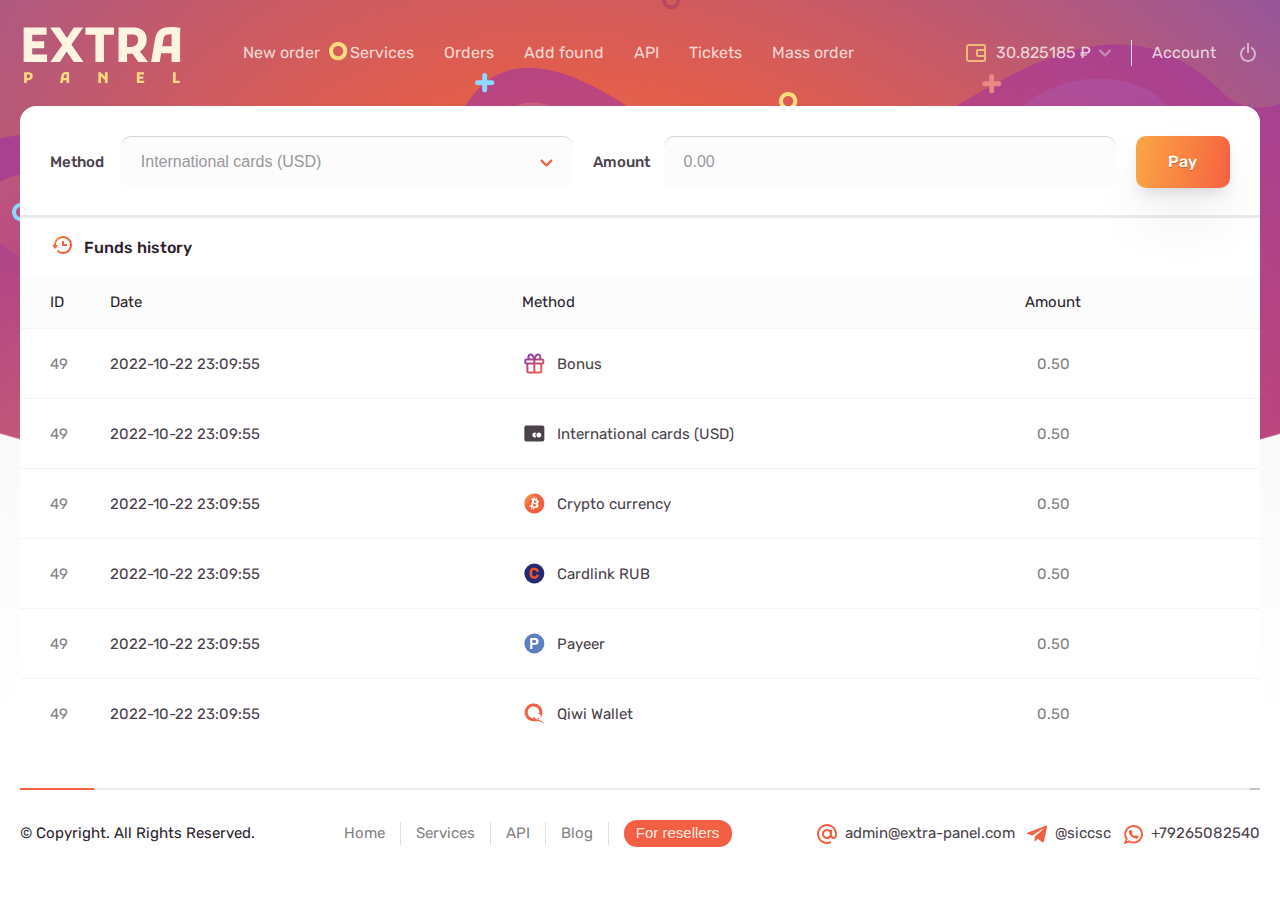
<file: account_addfounds.html>
<!DOCTYPE html>
<html lang="ru">
  <head>
    <meta charset="utf-8">
    <meta http-equiv="X-UA-Compatible" content="IE=edge">
    <meta name="viewport" content="width=device-width, initial-scale=1">
    <title></title>

    <!-- CSS -->

    <link href="css/main.css" rel="stylesheet">
    <link href="css/media.css" rel="stylesheet">
    <link href="slick/slick.css" rel="stylesheet">
    <link href="slick/slick-theme.css" rel="stylesheet">
  </head>

  
  <body>

    <div class="backdrop"></div>
    <div class="backdrop2"></div>

    <nav class="mt-mobile nav-open">
          <div class="container">
            <div class="mt-munu-mb">
              
          <div class="header-navigation-wr">
            <div class="header-navigation">
              <ul class="burger-ul">
                <li class="burger-li">
                  <a href="#">Home</a>
                </li>
                <li class="burger-li">
                  <a href="#">Services</a>
                </li>
                <li class="burger-li">
                  <a href="#">Api docs</a>
                </li>
                <li class="burger-li">
                  <a href="#">Contacts</a>
                </li>
                <li class="burger-li">
                  <a href="#">For resellers</a>
                </li>
              </ul>
              <div class="header-links">
                <div class="header-link">
                  <button class="modalButton" onclick="toggleModal('#infoModal')">
                    <img src="images/header-link.svg" alt="">
                    Sign in
                  </button>
                </div>
                <div class="header-link">
                  <button class="modalButton2" onclick="toggleModal2('#infoModal2')">
                    <img src="images/header-link2.svg" alt="">
                    Sign up
                  </button>
                </div>
                
              </div>
            </div>
              
          </div>  
        </div>  
             

 
          </div>

        </nav>
    
    <section class="interior">
      
      
      <header class="header">
        <div class="container2">
          <div class="header-wrap">
            <div class="burger">
               <i><svg width="24" height="25" viewBox="0 0 24 25" fill="none" xmlns="http://www.w3.org/2000/svg">
              <path d="M4 6.5H20V8.5H4V6.5ZM4 11.5H20V13.5H4V11.5ZM4 16.5H20V18.5H4V16.5Z" fill="white"/>
              </svg>
              </i>
              <i><svg width="24" height="25" viewBox="0 0 24 25" fill="none" xmlns="http://www.w3.org/2000/svg">
              <path d="M6 20.5L6 4.5H8V20.5H6ZM11 20.5V4.5H13V20.5H11ZM16 20.5V4.5H18V20.5H16Z" fill="white"/>
              </svg>
              </i> 
              </div>
            <div class="header-logo">
              <a href="#">
                <img class="headerlogo-desc" src="images/logo3.svg" alt="">
                <img class="headerlogo-mb" src="images/logo2.png" alt="">
              </a>
            </div>
            <div class="header-right">
              <ul class="header-ul">
                <li class="header-li">
                  <a href="#">New order</a>
                </li>
                <li class="header-li">
                  <a href="#">Services</a>
                </li>
                <li class="header-li">
                  <a href="#">Orders</a>
                </li>
                <li class="header-li">
                  <a href="#">Add found</a>
                </li>
                <li class="header-li">
                  <a href="#">API</a>
                </li>
                <li class="header-li">
                  <a href="#">Tickets</a>
                </li>
                <li class="header-li">
                  <a href="#">Mass order</a>
                </li>
              </ul>
              <div class="header-links2">
                <div class="header-newlink">
                  <a href="#">
                    <img class="header-newlink-img" src="images/header-newlink-img.svg" alt="">
                    30.825185 ₽
                    <img class="header-newlink-arrow" src="images/header-newlink-arrow.svg" alt="">
                  </a>
                </div>
                <div class="header-newlink2">
                  <a href="#">
                    Account
                    <img src="images/header-newlink-img2.svg" alt="">
                  </a>
                </div>
              </div>
            </div>
            <div class="header-mobile-link">
              <button class="modalButton" onclick="toggleModal('#infoModal')">
                <img src="images/header-newlink-img2.svg" alt="">
              </button>
            </div>
          </div>
        </div>
      </header>
      
      <section class="contact contact-padding">
        <div class="container2">
            <div class="contact-border2">
              <div class="addfounds-top">
                <div class="addfounds-top-block">
                  <div class="addfounds-top-title">
                    Method
                  </div>
                </div>
                <div class="addfounds-top-block2">
                  <div class="addfounds-top-input">
                    <input type="text" size="40" placeholder="International cards (USD)">
                    <div class="addfounds-top-abolute-button">
                      <button>
                        <img src="images/addfounds-top-abolute-button.svg" alt="">
                      </button>
                    </div>
                  </div>
                </div>
                <div class="addfounds-top-block">
                  <div class="addfounds-top-title">
                    Amount
                  </div>
                </div>
                <div class="addfounds-top-block2">
                  <div class="addfounds-top-input">
                    <input type="text" size="40" placeholder="0.00">
                    
                  </div>
                </div>
                <div class="addfounds-top-block3">
                  <div class="addfounds-top-button">
                    <button>Pay</button>
                  </div>
                </div>
              </div>
              <div class="addfounds-history">
                <div class="addfounds-history-img">
                  <img src="images/addfounds-history-img.svg" alt="">
                </div>
                <div class="addfounds-history-title">
                  Funds history
                </div>
              </div>
              <div class="addfounds-wrap">
                <div class="addfounds-block">
                  <div class="addfounds-id">ID</div>
                  <div class="addfounds-title">
                    Date
                  </div>
                </div>
                <div class="addfounds-block2">
                  <div class="addfounds-title">
                    Method
                  </div>
                </div>
                <div class="addfounds-block3">
                  <div class="addfounds-title">
                    Amount
                  </div>
                </div>
              </div>
              <div class="addfounds-wrap2">
                <div class="addfounds-block">
                  <div class="addfounds-id2">49</div>
                  <div class="addfounds-title2">
                    2022-10-22 23:09:55
                  </div>
                </div>
                <div class="addfounds-block2">
                  <div class="addfounds-title2">
                    <img src="images/addfounds-title2-img.svg" alt="">
                    Bonus
                  </div>
                </div>
                <div class="addfounds-block3">
                  <div class="addfounds-title addfounds-title-mb">
                    Amount
                  </div>
                  <div class="addfounds-suptitle">
                    0.50
                  </div>
                </div>
              </div>
              <div class="addfounds-wrap2">
                <div class="addfounds-block">
                  <div class="addfounds-id2">49</div>
                  <div class="addfounds-title2">
                    2022-10-22 23:09:55
                  </div>
                </div>
                <div class="addfounds-block2">
                  <div class="addfounds-title2">
                    <img src="images/addfounds-title2-img2.svg" alt="">
                    International cards (USD)
                  </div>
                </div>
                <div class="addfounds-block3">
                  <div class="addfounds-title addfounds-title-mb">
                    Amount
                  </div>
                  <div class="addfounds-suptitle">
                    0.50
                  </div>
                </div>
              </div>
              <div class="addfounds-wrap2">
                <div class="addfounds-block">
                  <div class="addfounds-id2">49</div>
                  <div class="addfounds-title2">
                    2022-10-22 23:09:55
                  </div>
                </div>
                <div class="addfounds-block2">
                  <div class="addfounds-title2">
                    <img src="images/addfounds-title2-img3.svg" alt="">
                    Crypto currency
                  </div>
                </div>
                <div class="addfounds-block3">
                  <div class="addfounds-title addfounds-title-mb">
                    Amount
                  </div>
                  <div class="addfounds-suptitle">
                    0.50
                  </div>
                </div>
              </div>
              <div class="addfounds-wrap2">
                <div class="addfounds-block">
                  <div class="addfounds-id2">49</div>
                  <div class="addfounds-title2">
                    2022-10-22 23:09:55
                  </div>
                </div>
                <div class="addfounds-block2">
                  <div class="addfounds-title2">
                    <img src="images/addfounds-title2-img4.svg" alt="">
                    Cardlink RUB
                  </div>
                </div>
                <div class="addfounds-block3">
                  <div class="addfounds-title addfounds-title-mb">
                    Amount
                  </div>
                  <div class="addfounds-suptitle">
                    0.50
                  </div>
                </div>
              </div>
              <div class="addfounds-wrap2">
                <div class="addfounds-block">
                  <div class="addfounds-id2">49</div>
                  <div class="addfounds-title2">
                    2022-10-22 23:09:55
                  </div>
                </div>
                <div class="addfounds-block2">
                  <div class="addfounds-title2">
                    <img src="images/addfounds-title2-img5.svg" alt="">
                    Payeer
                  </div>
                </div>
                <div class="addfounds-block3">
                  <div class="addfounds-title addfounds-title-mb">
                    Amount
                  </div>
                  <div class="addfounds-suptitle">
                    0.50
                  </div>
                </div>
              </div>
              <div class="addfounds-wrap2">
                <div class="addfounds-block">
                  <div class="addfounds-id2">49</div>
                  <div class="addfounds-title2">
                    2022-10-22 23:09:55
                  </div>
                </div>
                <div class="addfounds-block2">
                  <div class="addfounds-title2">
                    <img src="images/addfounds-title2-img6.svg" alt="">
                    Qiwi Wallet
                  </div>
                </div>
                <div class="addfounds-block3">
                  <div class="addfounds-title addfounds-title-mb">
                    Amount
                  </div>
                  <div class="addfounds-suptitle">
                    0.50
                  </div>
                </div>
              </div>
            </div>
        </div>
      </section>
    </section>


    <footer class="footer">
      <div class="container2 footer-container">
        <div class="footer-restagles">
          <div class="footer-restagle"></div>
        </div>
      </div>
      <div class="container2">
        <div class="footer-wrap">
          <div class="footer-block footer-block-mb">
            <div class="footer-copy">
              © Copyright. All Rights Reserved.
            </div>
          </div>
          <div class="footer-block">
            <div class="footer-inner">
              <ul class="footer-ul">
                <li class="footer-li">
                  <a href="#">Home</a>
                </li>
                <li class="footer-li">
                  <a href="#">Services</a>
                </li>
                <li class="footer-li">
                  <a href="#">API</a>
                </li>
                <li class="footer-li">
                  <a href="#">Blog</a>
                </li>
              </ul>
              <div class="footer-button footer-button-mb">
                <button>For resellers</button>
              </div>
            </div>
          </div>
          <div class="footer-block">
            <div class="footer-links">
              <div class="footer-link">
                <a href="#">
                  <img src="images/footer-link.svg" alt="">
                  admin@extra-panel.com
                </a>
              </div>
              <div class="footer-link">
                <a href="#">
                  <img src="images/footer-link2.svg" alt="">
                  @siccsc
                </a>
              </div>
              <div class="footer-link">
                <a href="#">
                  <img src="images/footer-link3.svg" alt="">
                  +79265082540
                </a>
              </div>
            </div>
          </div>
        </div>
        <div class="footer-mobile">
          <div class="footer-button footer-button-mb2">
              <button>For resellers</button>
          </div>
          <div class="footer-copy">
              © Copyright. All Rights Reserved.
          </div>
        </div>
      </div>
    </footer>


    <div id="infoModal" class="modal">
        <div class="modalHeader">
          
        <div class="modalCloseButton">
            <img src="images/close-modal.svg" alt="">
          </div>
        </div>
        <div class="modalContent">
          <ul class="tabs">
              <li class="tab-link current" data-tab="tab-1">Sign in</li>
              <li class="tab-link mobila-padding" data-tab="tab-2">Sign up</li> 
          </ul>
          <div class="modal-content">
            <div id="tab-1" class="tab-content current">
              
              <div class="modal-input5">
                <input type="text" size="40" placeholder="Username">
              </div>
              <div class="modal-input4">
                <input type="text" size="40" placeholder="*************">
              </div>
              <div class="modal-inner">
                <div class="work-chekbox">
                  <label class="checkbox-main">
                    <input type="checkbox" name="1">
                      <div class="chekbox-title">
                        Remember me
                      </div> 
                    <span class="checkbox"></span>
                  </label>
                </div>
                <div class="work-password">
                  <a href="#">
                    Forgot password?
                  </a>
                </div>
              </div>
              <div class="modal-button">
                <button>Sign in</button>
              </div>
              <div class="modal-wrap">
                <div class="modal-wrap-title">
                  Already have an account?
                </div>
                <div class="modal-wrap-link">
                  <a href="#">Sign up</a>
                </div>
              </div>
            </div>
            <div id="tab-2" class="tab-content">
              <div class="modal-blank">
                <div class="modal-blank-title">
                  Username field cannot be blank
                </div>
                <div class="madal-blank-button">
                  <button>
                    <img src="images/madal-absolute-button.svg" alt="">
                  </button>
                </div>
              </div>
              <div class="modal-input">
                <input type="text" size="40" placeholder="Username">
              </div>
              <div class="modal-input2">
                <input type="text" size="40" placeholder="E-mail">
              </div>
              <div class="modal-input3">
                <input type="text" size="40" placeholder="WhatsApp">
              </div>
              <div class="modal-input4">
                <input type="text" size="40" placeholder="Password">
              </div>
              <div class="modal-input4">
                <input type="text" size="40" placeholder="Confirm password">
              </div>
              <div class="modal-button">
                <button>Registration</button>
              </div>
              <div class="modal-wrap">
                <div class="modal-wrap-title">
                  Already have an account?
                </div>
                <div class="modal-wrap-link">
                  <a href="#">Sign in</a>
                </div>
              </div>
            </div>
          </div>
        </div>
    </div>


    <div id="infoModal2" class="modal2">
        <div class="modalHeader2">
          
        <div class="modalCloseButton2">
            <img src="images/close-modal.svg" alt="">
          </div>
        </div>
        <div class="modalContent2">
          <ul class="tabs2">
              <li class="tab-link" data-tap="tap-1">Sign in</li>
              <li class="tab-link current" data-tap="tap-2">Sign up</li> 
          </ul>
          <div class="modal-content">
            <div id="tap-1" class="tab-content2">
              
              <div class="modal-input5">
                <input type="text" size="40" placeholder="Username">
              </div>
              <div class="modal-input4">
                <input type="text" size="40" placeholder="*************">
              </div>
              <div class="modal-inner">
                <div class="work-chekbox">
                  <label class="checkbox-main">
                    <input type="checkbox" name="1">
                      <div class="chekbox-title">
                        Remember me
                      </div> 
                    <span class="checkbox"></span>
                  </label>
                </div>
                <div class="work-password">
                  <a href="#">
                    Forgot password?
                  </a>
                </div>
              </div>
              <div class="modal-button">
                <button>Sign in</button>
              </div>
              <div class="modal-wrap">
                <div class="modal-wrap-title">
                  Already have an account?
                </div>
                <div class="modal-wrap-link">
                  <a href="#">Sign up</a>
                </div>
              </div>
            </div>
            <div id="tap-2" class="tab-content2 current">
              <div class="modal-blank">
                <div class="modal-blank-title">
                  Username field cannot be blank
                </div>
                <div class="madal-blank-button">
                  <button>
                    <img src="images/madal-absolute-button.svg" alt="">
                  </button>
                </div>
              </div>
              <div class="modal-input">
                <input type="text" size="40" placeholder="Username">
              </div>
              <div class="modal-input2">
                <input type="text" size="40" placeholder="E-mail">
              </div>
              <div class="modal-input3">
                <input type="text" size="40" placeholder="WhatsApp">
              </div>
              <div class="modal-input4">
                <input type="text" size="40" placeholder="Password">
              </div>
              <div class="modal-input4">
                <input type="text" size="40" placeholder="Confirm password">
              </div>
              <div class="modal-button">
                <button>Registration</button>
              </div>
              <div class="modal-wrap">
                <div class="modal-wrap-title">
                  Already have an account?
                </div>
                <div class="modal-wrap-link">
                  <a href="#">Sign in</a>
                </div>
              </div>
            </div>
          </div>
        </div>
    </div>

    <script src="https://ajax.googleapis.com/ajax/libs/jquery/1.11.3/jquery.min.js"></script>
    <script type="text/javascript" src="js/main.js"></script>
    <script type="text/javascript" src="slick/slick.min.js"></script>
  </body>

  
</html>
</file>
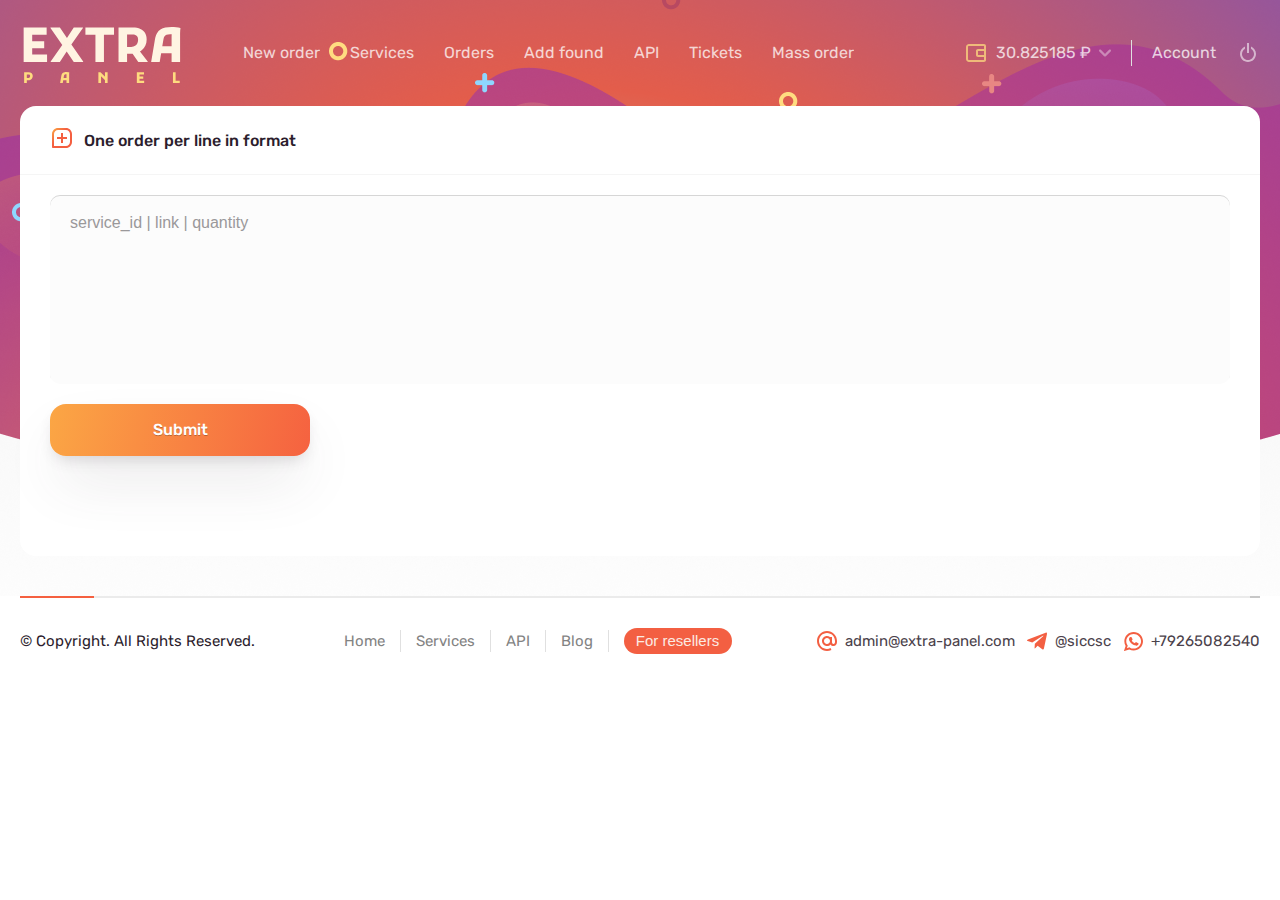
<file: account_addmassorder.html>
<!DOCTYPE html>
<html lang="ru">
  <head>
    <meta charset="utf-8">
    <meta http-equiv="X-UA-Compatible" content="IE=edge">
    <meta name="viewport" content="width=device-width, initial-scale=1">
    <title></title>

    <!-- CSS -->

    <link href="css/main.css" rel="stylesheet">
    <link href="css/media.css" rel="stylesheet">
    <link href="slick/slick.css" rel="stylesheet">
    <link href="slick/slick-theme.css" rel="stylesheet">
  </head>

  
  <body>

    <div class="backdrop"></div>
    <div class="backdrop2"></div>

    <nav class="mt-mobile nav-open">
          <div class="container">
            <div class="mt-munu-mb">
              
          <div class="header-navigation-wr">
            <div class="header-navigation">
              <ul class="burger-ul">
                <li class="burger-li">
                  <a href="#">Home</a>
                </li>
                <li class="burger-li">
                  <a href="#">Services</a>
                </li>
                <li class="burger-li">
                  <a href="#">Api docs</a>
                </li>
                <li class="burger-li">
                  <a href="#">Contacts</a>
                </li>
                <li class="burger-li">
                  <a href="#">For resellers</a>
                </li>
              </ul>
              <div class="header-links">
                <div class="header-link">
                  <button class="modalButton" onclick="toggleModal('#infoModal')">
                    <img src="images/header-link.svg" alt="">
                    Sign in
                  </button>
                </div>
                <div class="header-link">
                  <button class="modalButton2" onclick="toggleModal2('#infoModal2')">
                    <img src="images/header-link2.svg" alt="">
                    Sign up
                  </button>
                </div>
                
              </div>
            </div>
              
          </div>  
        </div>  
             

 
          </div>

        </nav>
    
    <section class="interior">
      
      
      <header class="header">
        <div class="container2">
          <div class="header-wrap">
            <div class="burger">
               <i><svg width="24" height="25" viewBox="0 0 24 25" fill="none" xmlns="http://www.w3.org/2000/svg">
              <path d="M4 6.5H20V8.5H4V6.5ZM4 11.5H20V13.5H4V11.5ZM4 16.5H20V18.5H4V16.5Z" fill="white"/>
              </svg>
              </i>
              <i><svg width="24" height="25" viewBox="0 0 24 25" fill="none" xmlns="http://www.w3.org/2000/svg">
              <path d="M6 20.5L6 4.5H8V20.5H6ZM11 20.5V4.5H13V20.5H11ZM16 20.5V4.5H18V20.5H16Z" fill="white"/>
              </svg>
              </i> 
              </div>
            <div class="header-logo">
              <a href="#">
                <img class="headerlogo-desc" src="images/logo3.svg" alt="">
                <img class="headerlogo-mb" src="images/logo2.png" alt="">
              </a>
            </div>
            <div class="header-right">
              <ul class="header-ul">
                <li class="header-li">
                  <a href="#">New order</a>
                </li>
                <li class="header-li">
                  <a href="#">Services</a>
                </li>
                <li class="header-li">
                  <a href="#">Orders</a>
                </li>
                <li class="header-li">
                  <a href="#">Add found</a>
                </li>
                <li class="header-li">
                  <a href="#">API</a>
                </li>
                <li class="header-li">
                  <a href="#">Tickets</a>
                </li>
                <li class="header-li">
                  <a href="#">Mass order</a>
                </li>
              </ul>
              <div class="header-links2">
                <div class="header-newlink">
                  <a href="#">
                    <img class="header-newlink-img" src="images/header-newlink-img.svg" alt="">
                    30.825185 ₽
                    <img class="header-newlink-arrow" src="images/header-newlink-arrow.svg" alt="">
                  </a>
                </div>
                <div class="header-newlink2">
                  <a href="#">
                    Account
                    <img src="images/header-newlink-img2.svg" alt="">
                  </a>
                </div>
              </div>
            </div>
            <div class="header-mobile-link">
              <button class="modalButton" onclick="toggleModal('#infoModal')">
                <img src="images/header-newlink-img2.svg" alt="">
              </button>
            </div>
          </div>
        </div>
      </header>
      
      <section class="contact contact-padding">
        <div class="container2">
            <div class="contact-border2">
              <div class="addorders-top">
                <div class="addorders-img">
                  <img src="images/addorders-img.svg" alt="">
                </div>
                <div class="addorders-title">
                  One order per line in format
                </div>
              </div>
              
              <div class="ticketmessage-input">
                <input type="text" size="40" placeholder="service_id | link | quantity">
              </div>
              <div class="ticketmessage-button">
                <div class="addorders-button">
                  <button>Submit</button>
                </div>
              </div>
              <div class="addmassorder"></div>
            </div>
        </div>
      </section>
    </section>


    <footer class="footer">
      <div class="container2 footer-container">
        <div class="footer-restagles">
          <div class="footer-restagle"></div>
        </div>
      </div>
      <div class="container2">
        <div class="footer-wrap">
          <div class="footer-block footer-block-mb">
            <div class="footer-copy">
              © Copyright. All Rights Reserved.
            </div>
          </div>
          <div class="footer-block">
            <div class="footer-inner">
              <ul class="footer-ul">
                <li class="footer-li">
                  <a href="#">Home</a>
                </li>
                <li class="footer-li">
                  <a href="#">Services</a>
                </li>
                <li class="footer-li">
                  <a href="#">API</a>
                </li>
                <li class="footer-li">
                  <a href="#">Blog</a>
                </li>
              </ul>
              <div class="footer-button footer-button-mb">
                <button>For resellers</button>
              </div>
            </div>
          </div>
          <div class="footer-block">
            <div class="footer-links">
              <div class="footer-link">
                <a href="#">
                  <img src="images/footer-link.svg" alt="">
                  admin@extra-panel.com
                </a>
              </div>
              <div class="footer-link">
                <a href="#">
                  <img src="images/footer-link2.svg" alt="">
                  @siccsc
                </a>
              </div>
              <div class="footer-link">
                <a href="#">
                  <img src="images/footer-link3.svg" alt="">
                  +79265082540
                </a>
              </div>
            </div>
          </div>
        </div>
        <div class="footer-mobile">
          <div class="footer-button footer-button-mb2">
              <button>For resellers</button>
          </div>
          <div class="footer-copy">
              © Copyright. All Rights Reserved.
          </div>
        </div>
      </div>
    </footer>


    <div id="infoModal" class="modal">
        <div class="modalHeader">
          
        <div class="modalCloseButton">
            <img src="images/close-modal.svg" alt="">
          </div>
        </div>
        <div class="modalContent">
          <ul class="tabs">
              <li class="tab-link current" data-tab="tab-1">Sign in</li>
              <li class="tab-link mobila-padding" data-tab="tab-2">Sign up</li> 
          </ul>
          <div class="modal-content">
            <div id="tab-1" class="tab-content current">
              
              <div class="modal-input5">
                <input type="text" size="40" placeholder="Username">
              </div>
              <div class="modal-input4">
                <input type="text" size="40" placeholder="*************">
              </div>
              <div class="modal-inner">
                <div class="work-chekbox">
                  <label class="checkbox-main">
                    <input type="checkbox" name="1">
                      <div class="chekbox-title">
                        Remember me
                      </div> 
                    <span class="checkbox"></span>
                  </label>
                </div>
                <div class="work-password">
                  <a href="#">
                    Forgot password?
                  </a>
                </div>
              </div>
              <div class="modal-button">
                <button>Sign in</button>
              </div>
              <div class="modal-wrap">
                <div class="modal-wrap-title">
                  Already have an account?
                </div>
                <div class="modal-wrap-link">
                  <a href="#">Sign up</a>
                </div>
              </div>
            </div>
            <div id="tab-2" class="tab-content">
              <div class="modal-blank">
                <div class="modal-blank-title">
                  Username field cannot be blank
                </div>
                <div class="madal-blank-button">
                  <button>
                    <img src="images/madal-absolute-button.svg" alt="">
                  </button>
                </div>
              </div>
              <div class="modal-input">
                <input type="text" size="40" placeholder="Username">
              </div>
              <div class="modal-input2">
                <input type="text" size="40" placeholder="E-mail">
              </div>
              <div class="modal-input3">
                <input type="text" size="40" placeholder="WhatsApp">
              </div>
              <div class="modal-input4">
                <input type="text" size="40" placeholder="Password">
              </div>
              <div class="modal-input4">
                <input type="text" size="40" placeholder="Confirm password">
              </div>
              <div class="modal-button">
                <button>Registration</button>
              </div>
              <div class="modal-wrap">
                <div class="modal-wrap-title">
                  Already have an account?
                </div>
                <div class="modal-wrap-link">
                  <a href="#">Sign in</a>
                </div>
              </div>
            </div>
          </div>
        </div>
    </div>


    <div id="infoModal2" class="modal2">
        <div class="modalHeader2">
          
        <div class="modalCloseButton2">
            <img src="images/close-modal.svg" alt="">
          </div>
        </div>
        <div class="modalContent2">
          <ul class="tabs2">
              <li class="tab-link" data-tap="tap-1">Sign in</li>
              <li class="tab-link current" data-tap="tap-2">Sign up</li> 
          </ul>
          <div class="modal-content">
            <div id="tap-1" class="tab-content2">
              
              <div class="modal-input5">
                <input type="text" size="40" placeholder="Username">
              </div>
              <div class="modal-input4">
                <input type="text" size="40" placeholder="*************">
              </div>
              <div class="modal-inner">
                <div class="work-chekbox">
                  <label class="checkbox-main">
                    <input type="checkbox" name="1">
                      <div class="chekbox-title">
                        Remember me
                      </div> 
                    <span class="checkbox"></span>
                  </label>
                </div>
                <div class="work-password">
                  <a href="#">
                    Forgot password?
                  </a>
                </div>
              </div>
              <div class="modal-button">
                <button>Sign in</button>
              </div>
              <div class="modal-wrap">
                <div class="modal-wrap-title">
                  Already have an account?
                </div>
                <div class="modal-wrap-link">
                  <a href="#">Sign up</a>
                </div>
              </div>
            </div>
            <div id="tap-2" class="tab-content2 current">
              <div class="modal-blank">
                <div class="modal-blank-title">
                  Username field cannot be blank
                </div>
                <div class="madal-blank-button">
                  <button>
                    <img src="images/madal-absolute-button.svg" alt="">
                  </button>
                </div>
              </div>
              <div class="modal-input">
                <input type="text" size="40" placeholder="Username">
              </div>
              <div class="modal-input2">
                <input type="text" size="40" placeholder="E-mail">
              </div>
              <div class="modal-input3">
                <input type="text" size="40" placeholder="WhatsApp">
              </div>
              <div class="modal-input4">
                <input type="text" size="40" placeholder="Password">
              </div>
              <div class="modal-input4">
                <input type="text" size="40" placeholder="Confirm password">
              </div>
              <div class="modal-button">
                <button>Registration</button>
              </div>
              <div class="modal-wrap">
                <div class="modal-wrap-title">
                  Already have an account?
                </div>
                <div class="modal-wrap-link">
                  <a href="#">Sign in</a>
                </div>
              </div>
            </div>
          </div>
        </div>
    </div>

    <script src="https://ajax.googleapis.com/ajax/libs/jquery/1.11.3/jquery.min.js"></script>
    <script type="text/javascript" src="js/main.js"></script>
    <script type="text/javascript" src="slick/slick.min.js"></script>
  </body>

  
</html>
</file>
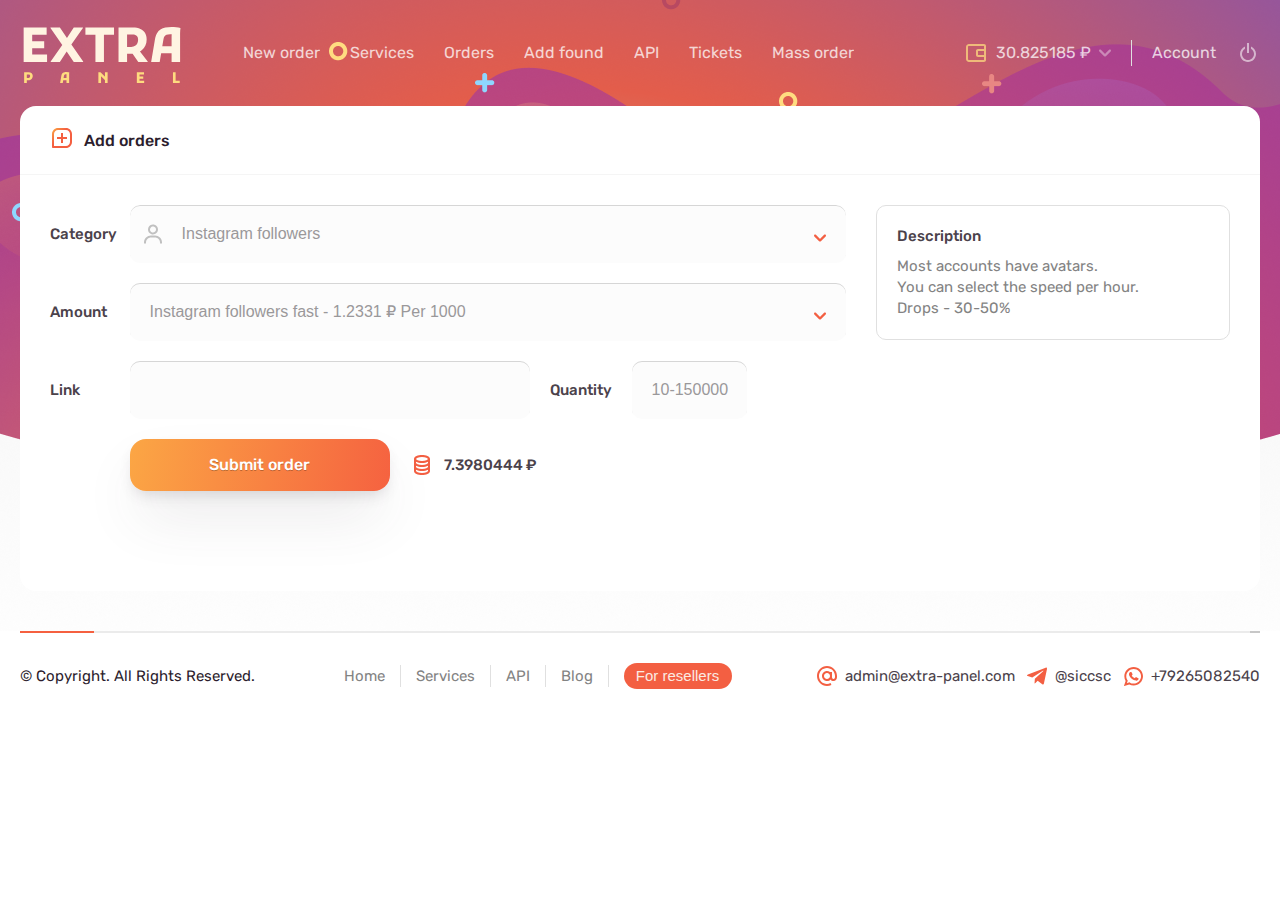
<file: account_addorders.html>
<!DOCTYPE html>
<html lang="ru">
  <head>
    <meta charset="utf-8">
    <meta http-equiv="X-UA-Compatible" content="IE=edge">
    <meta name="viewport" content="width=device-width, initial-scale=1">
    <title></title>

    <!-- CSS -->

    <link href="css/main.css" rel="stylesheet">
    <link href="css/media.css" rel="stylesheet">
    <link href="slick/slick.css" rel="stylesheet">
    <link href="slick/slick-theme.css" rel="stylesheet">
  </head>

  
  <body>

    <div class="backdrop"></div>
    <div class="backdrop2"></div>

    <nav class="mt-mobile nav-open">
          <div class="container">
            <div class="mt-munu-mb">
              
          <div class="header-navigation-wr">
            <div class="header-navigation">
              <ul class="burger-ul">
                <li class="burger-li">
                  <a href="#">Home</a>
                </li>
                <li class="burger-li">
                  <a href="#">Services</a>
                </li>
                <li class="burger-li">
                  <a href="#">Api docs</a>
                </li>
                <li class="burger-li">
                  <a href="#">Contacts</a>
                </li>
                <li class="burger-li">
                  <a href="#">For resellers</a>
                </li>
              </ul>
              <div class="header-links">
                <div class="header-link">
                  <button class="modalButton" onclick="toggleModal('#infoModal')">
                    <img src="images/header-link.svg" alt="">
                    Sign in
                  </button>
                </div>
                <div class="header-link">
                  <button class="modalButton2" onclick="toggleModal2('#infoModal2')">
                    <img src="images/header-link2.svg" alt="">
                    Sign up
                  </button>
                </div>
                
              </div>
            </div>
              
          </div>  
        </div>  
             

 
          </div>

        </nav>
    
    <section class="interior">
      
      
      <header class="header">
        <div class="container2">
          <div class="header-wrap">
            <div class="burger">
               <i><svg width="24" height="25" viewBox="0 0 24 25" fill="none" xmlns="http://www.w3.org/2000/svg">
              <path d="M4 6.5H20V8.5H4V6.5ZM4 11.5H20V13.5H4V11.5ZM4 16.5H20V18.5H4V16.5Z" fill="white"/>
              </svg>
              </i>
              <i><svg width="24" height="25" viewBox="0 0 24 25" fill="none" xmlns="http://www.w3.org/2000/svg">
              <path d="M6 20.5L6 4.5H8V20.5H6ZM11 20.5V4.5H13V20.5H11ZM16 20.5V4.5H18V20.5H16Z" fill="white"/>
              </svg>
              </i> 
              </div>
            <div class="header-logo">
              <a href="#">
                <img class="headerlogo-desc" src="images/logo3.svg" alt="">
                <img class="headerlogo-mb" src="images/logo2.png" alt="">
              </a>
            </div>
            <div class="header-right">
              <ul class="header-ul">
                <li class="header-li">
                  <a href="#">New order</a>
                </li>
                <li class="header-li">
                  <a href="#">Services</a>
                </li>
                <li class="header-li">
                  <a href="#">Orders</a>
                </li>
                <li class="header-li">
                  <a href="#">Add found</a>
                </li>
                <li class="header-li">
                  <a href="#">API</a>
                </li>
                <li class="header-li">
                  <a href="#">Tickets</a>
                </li>
                <li class="header-li">
                  <a href="#">Mass order</a>
                </li>
              </ul>
              <div class="header-links2">
                <div class="header-newlink">
                  <a href="#">
                    <img class="header-newlink-img" src="images/header-newlink-img.svg" alt="">
                    30.825185 ₽
                    <img class="header-newlink-arrow" src="images/header-newlink-arrow.svg" alt="">
                  </a>
                </div>
                <div class="header-newlink2">
                  <a href="#">
                    Account
                    <img src="images/header-newlink-img2.svg" alt="">
                  </a>
                </div>
              </div>
            </div>
            <div class="header-mobile-link">
              <button class="modalButton" onclick="toggleModal('#infoModal')">
                <img src="images/header-newlink-img2.svg" alt="">
              </button>
            </div>
          </div>
        </div>
      </header>
      
      <section class="contact contact-padding">
        <div class="container2">
            <div class="contact-border2">
              <div class="addorders-top">
                <div class="addorders-img">
                  <img src="images/addorders-img.svg" alt="">
                </div>
                <div class="addorders-title">
                  Add orders
                </div>
              </div>
              <div class="addorders-wrap">
                <div class="addorders-block">
                  <div class="addorders-inner">
                    <div class="addorders-inner-title">
                      Category
                    </div>
                    <div class="addorders-input">
                      <input type="text" size="40" placeholder="Instagram followers">
                      <div class="addorders-button-absolute">
                        <button>
                          <img src="images/addorders-button-absolute.svg" alt="">
                        </button>
                      </div>
                    </div>
                  </div>
                  <div class="addorders-inner">
                    <div class="addorders-inner-title">
                      Amount
                    </div>
                    <div class="addorders-input2">
                      <input type="text" size="40" placeholder="Instagram followers fast - 1.2331 ₽ Per 1000">
                      <div class="addorders-button-absolute">
                        <button>
                          <img src="images/addorders-button-absolute.svg" alt="">
                        </button>
                      </div>
                    </div>
                  </div>
                  <div class="addorders-inner">
                    <div class="addorders-inner-title">
                      Link
                    </div>
                    <div class="addorders-input3">
                      <div class="addorders-input4">
                        <input type="text" size="40" placeholder="">
                      </div>
                      <div class="addorders-text">
                        Quantity
                      </div>
                      <div class="addorders-input5">
                        <input type="text" size="40" placeholder="10-150000">
                      </div>
                    </div>
                  </div>
                  <div class="addorders-inner">
                    <div class="addorders-inner-title">
                      
                    </div>
                    <div class="addorders-input3">
                      <div class="addorders-button">
                        <button>Submit order</button>
                      </div>
                      <div class="addorders-price">
                        <img src="images/addorders-price.svg" alt="">
                        7.3980444 ₽
                      </div>
                    </div>
                  </div>
                </div>
                <div class="addorders-block2">
                  <div class="addorders-border">
                    <div class="addorders-border-title">
                      Description
                    </div>
                    <div class="addorders-border-suptitle">
                      Most accounts have avatars. <br>You can select the speed per hour. <br>Drops - 30-50%
                    </div>
                  </div>
                </div>
              </div>
            </div>
        </div>
      </section>
    </section>


    <footer class="footer">
      <div class="container2 footer-container">
        <div class="footer-restagles">
          <div class="footer-restagle"></div>
        </div>
      </div>
      <div class="container2">
        <div class="footer-wrap">
          <div class="footer-block footer-block-mb">
            <div class="footer-copy">
              © Copyright. All Rights Reserved.
            </div>
          </div>
          <div class="footer-block">
            <div class="footer-inner">
              <ul class="footer-ul">
                <li class="footer-li">
                  <a href="#">Home</a>
                </li>
                <li class="footer-li">
                  <a href="#">Services</a>
                </li>
                <li class="footer-li">
                  <a href="#">API</a>
                </li>
                <li class="footer-li">
                  <a href="#">Blog</a>
                </li>
              </ul>
              <div class="footer-button footer-button-mb">
                <button>For resellers</button>
              </div>
            </div>
          </div>
          <div class="footer-block">
            <div class="footer-links">
              <div class="footer-link">
                <a href="#">
                  <img src="images/footer-link.svg" alt="">
                  admin@extra-panel.com
                </a>
              </div>
              <div class="footer-link">
                <a href="#">
                  <img src="images/footer-link2.svg" alt="">
                  @siccsc
                </a>
              </div>
              <div class="footer-link">
                <a href="#">
                  <img src="images/footer-link3.svg" alt="">
                  +79265082540
                </a>
              </div>
            </div>
          </div>
        </div>
        <div class="footer-mobile">
          <div class="footer-button footer-button-mb2">
              <button>For resellers</button>
          </div>
          <div class="footer-copy">
              © Copyright. All Rights Reserved.
          </div>
        </div>
      </div>
    </footer>


    <div id="infoModal" class="modal">
        <div class="modalHeader">
          
        <div class="modalCloseButton">
            <img src="images/close-modal.svg" alt="">
          </div>
        </div>
        <div class="modalContent">
          <ul class="tabs">
              <li class="tab-link current" data-tab="tab-1">Sign in</li>
              <li class="tab-link mobila-padding" data-tab="tab-2">Sign up</li> 
          </ul>
          <div class="modal-content">
            <div id="tab-1" class="tab-content current">
              
              <div class="modal-input5">
                <input type="text" size="40" placeholder="Username">
              </div>
              <div class="modal-input4">
                <input type="text" size="40" placeholder="*************">
              </div>
              <div class="modal-inner">
                <div class="work-chekbox">
                  <label class="checkbox-main">
                    <input type="checkbox" name="1">
                      <div class="chekbox-title">
                        Remember me
                      </div> 
                    <span class="checkbox"></span>
                  </label>
                </div>
                <div class="work-password">
                  <a href="#">
                    Forgot password?
                  </a>
                </div>
              </div>
              <div class="modal-button">
                <button>Sign in</button>
              </div>
              <div class="modal-wrap">
                <div class="modal-wrap-title">
                  Already have an account?
                </div>
                <div class="modal-wrap-link">
                  <a href="#">Sign up</a>
                </div>
              </div>
            </div>
            <div id="tab-2" class="tab-content">
              <div class="modal-blank">
                <div class="modal-blank-title">
                  Username field cannot be blank
                </div>
                <div class="madal-blank-button">
                  <button>
                    <img src="images/madal-absolute-button.svg" alt="">
                  </button>
                </div>
              </div>
              <div class="modal-input">
                <input type="text" size="40" placeholder="Username">
              </div>
              <div class="modal-input2">
                <input type="text" size="40" placeholder="E-mail">
              </div>
              <div class="modal-input3">
                <input type="text" size="40" placeholder="WhatsApp">
              </div>
              <div class="modal-input4">
                <input type="text" size="40" placeholder="Password">
              </div>
              <div class="modal-input4">
                <input type="text" size="40" placeholder="Confirm password">
              </div>
              <div class="modal-button">
                <button>Registration</button>
              </div>
              <div class="modal-wrap">
                <div class="modal-wrap-title">
                  Already have an account?
                </div>
                <div class="modal-wrap-link">
                  <a href="#">Sign in</a>
                </div>
              </div>
            </div>
          </div>
        </div>
    </div>


    <div id="infoModal2" class="modal2">
        <div class="modalHeader2">
          
        <div class="modalCloseButton2">
            <img src="images/close-modal.svg" alt="">
          </div>
        </div>
        <div class="modalContent2">
          <ul class="tabs2">
              <li class="tab-link" data-tap="tap-1">Sign in</li>
              <li class="tab-link current" data-tap="tap-2">Sign up</li> 
          </ul>
          <div class="modal-content">
            <div id="tap-1" class="tab-content2">
              
              <div class="modal-input5">
                <input type="text" size="40" placeholder="Username">
              </div>
              <div class="modal-input4">
                <input type="text" size="40" placeholder="*************">
              </div>
              <div class="modal-inner">
                <div class="work-chekbox">
                  <label class="checkbox-main">
                    <input type="checkbox" name="1">
                      <div class="chekbox-title">
                        Remember me
                      </div> 
                    <span class="checkbox"></span>
                  </label>
                </div>
                <div class="work-password">
                  <a href="#">
                    Forgot password?
                  </a>
                </div>
              </div>
              <div class="modal-button">
                <button>Sign in</button>
              </div>
              <div class="modal-wrap">
                <div class="modal-wrap-title">
                  Already have an account?
                </div>
                <div class="modal-wrap-link">
                  <a href="#">Sign up</a>
                </div>
              </div>
            </div>
            <div id="tap-2" class="tab-content2 current">
              <div class="modal-blank">
                <div class="modal-blank-title">
                  Username field cannot be blank
                </div>
                <div class="madal-blank-button">
                  <button>
                    <img src="images/madal-absolute-button.svg" alt="">
                  </button>
                </div>
              </div>
              <div class="modal-input">
                <input type="text" size="40" placeholder="Username">
              </div>
              <div class="modal-input2">
                <input type="text" size="40" placeholder="E-mail">
              </div>
              <div class="modal-input3">
                <input type="text" size="40" placeholder="WhatsApp">
              </div>
              <div class="modal-input4">
                <input type="text" size="40" placeholder="Password">
              </div>
              <div class="modal-input4">
                <input type="text" size="40" placeholder="Confirm password">
              </div>
              <div class="modal-button">
                <button>Registration</button>
              </div>
              <div class="modal-wrap">
                <div class="modal-wrap-title">
                  Already have an account?
                </div>
                <div class="modal-wrap-link">
                  <a href="#">Sign in</a>
                </div>
              </div>
            </div>
          </div>
        </div>
    </div>

    <script src="https://ajax.googleapis.com/ajax/libs/jquery/1.11.3/jquery.min.js"></script>
    <script type="text/javascript" src="js/main.js"></script>
    <script type="text/javascript" src="slick/slick.min.js"></script>
  </body>

  
</html>
</file>
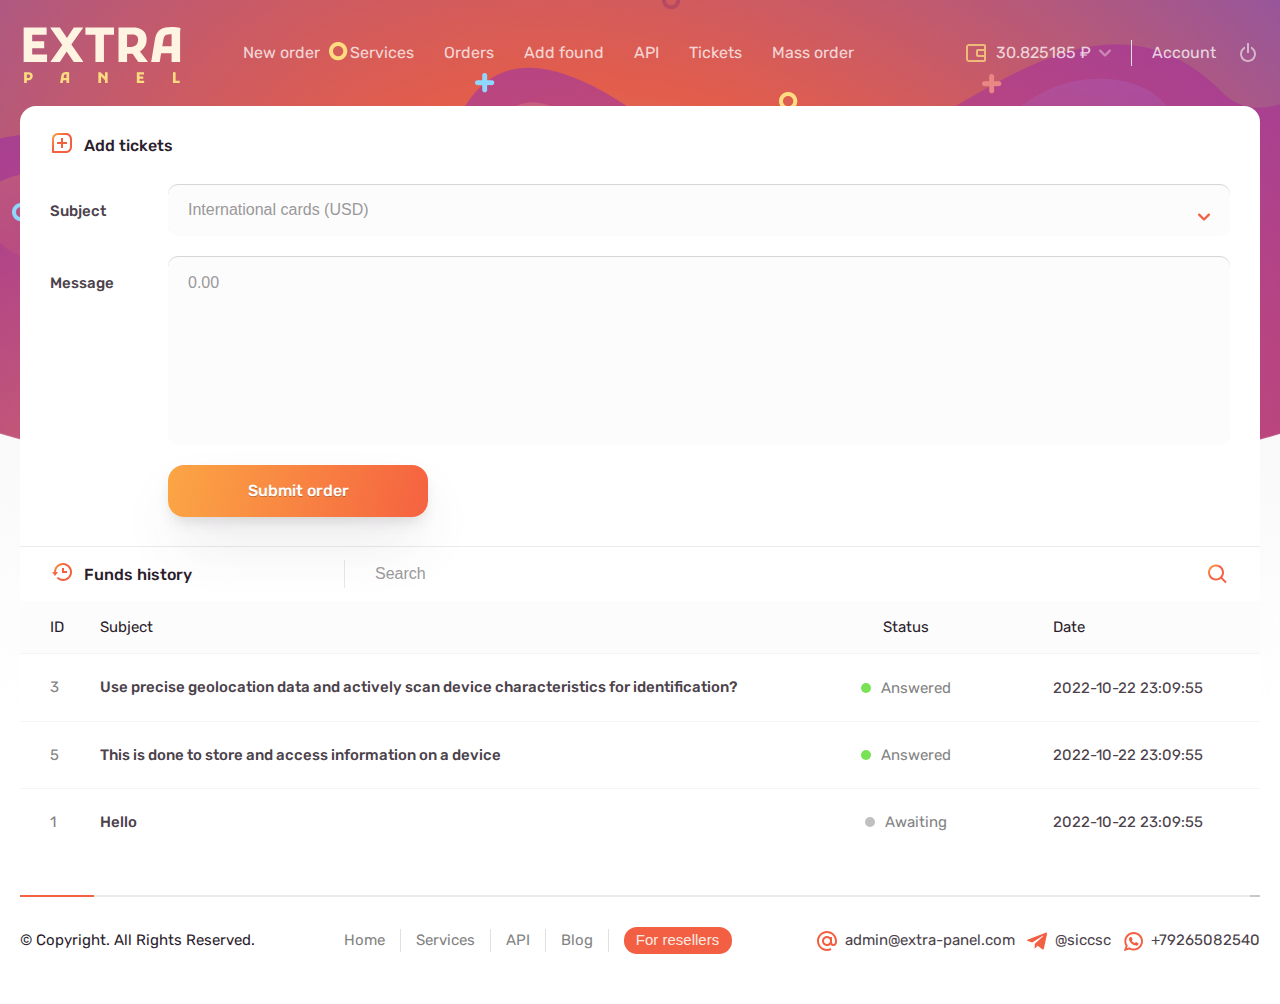
<file: account_addtickets.html>
<!DOCTYPE html>
<html lang="ru">
  <head>
    <meta charset="utf-8">
    <meta http-equiv="X-UA-Compatible" content="IE=edge">
    <meta name="viewport" content="width=device-width, initial-scale=1">
    <title></title>

    <!-- CSS -->

    <link href="css/main.css" rel="stylesheet">
    <link href="css/media.css" rel="stylesheet">
    <link href="slick/slick.css" rel="stylesheet">
    <link href="slick/slick-theme.css" rel="stylesheet">
  </head>

  
  <body>

    <div class="backdrop"></div>
    <div class="backdrop2"></div>

    <nav class="mt-mobile nav-open">
          <div class="container">
            <div class="mt-munu-mb">
              
          <div class="header-navigation-wr">
            <div class="header-navigation">
              <ul class="burger-ul">
                <li class="burger-li">
                  <a href="#">Home</a>
                </li>
                <li class="burger-li">
                  <a href="#">Services</a>
                </li>
                <li class="burger-li">
                  <a href="#">Api docs</a>
                </li>
                <li class="burger-li">
                  <a href="#">Contacts</a>
                </li>
                <li class="burger-li">
                  <a href="#">For resellers</a>
                </li>
              </ul>
              <div class="header-links">
                <div class="header-link">
                  <button class="modalButton" onclick="toggleModal('#infoModal')">
                    <img src="images/header-link.svg" alt="">
                    Sign in
                  </button>
                </div>
                <div class="header-link">
                  <button class="modalButton2" onclick="toggleModal2('#infoModal2')">
                    <img src="images/header-link2.svg" alt="">
                    Sign up
                  </button>
                </div>
                
              </div>
            </div>
              
          </div>  
        </div>  
             

 
          </div>

        </nav>
    
    <section class="interior">
      
      
      <header class="header">
        <div class="container2">
          <div class="header-wrap">
            <div class="burger">
               <i><svg width="24" height="25" viewBox="0 0 24 25" fill="none" xmlns="http://www.w3.org/2000/svg">
              <path d="M4 6.5H20V8.5H4V6.5ZM4 11.5H20V13.5H4V11.5ZM4 16.5H20V18.5H4V16.5Z" fill="white"/>
              </svg>
              </i>
              <i><svg width="24" height="25" viewBox="0 0 24 25" fill="none" xmlns="http://www.w3.org/2000/svg">
              <path d="M6 20.5L6 4.5H8V20.5H6ZM11 20.5V4.5H13V20.5H11ZM16 20.5V4.5H18V20.5H16Z" fill="white"/>
              </svg>
              </i> 
              </div>
            <div class="header-logo">
              <a href="#">
                <img class="headerlogo-desc" src="images/logo3.svg" alt="">
                <img class="headerlogo-mb" src="images/logo2.png" alt="">
              </a>
            </div>
            <div class="header-right">
              <ul class="header-ul">
                <li class="header-li">
                  <a href="#">New order</a>
                </li>
                <li class="header-li">
                  <a href="#">Services</a>
                </li>
                <li class="header-li">
                  <a href="#">Orders</a>
                </li>
                <li class="header-li">
                  <a href="#">Add found</a>
                </li>
                <li class="header-li">
                  <a href="#">API</a>
                </li>
                <li class="header-li">
                  <a href="#">Tickets</a>
                </li>
                <li class="header-li">
                  <a href="#">Mass order</a>
                </li>
              </ul>
              <div class="header-links2">
                <div class="header-newlink">
                  <a href="#">
                    <img class="header-newlink-img" src="images/header-newlink-img.svg" alt="">
                    30.825185 ₽
                    <img class="header-newlink-arrow" src="images/header-newlink-arrow.svg" alt="">
                  </a>
                </div>
                <div class="header-newlink2">
                  <a href="#">
                    Account
                    <img src="images/header-newlink-img2.svg" alt="">
                  </a>
                </div>
              </div>
            </div>
            <div class="header-mobile-link">
              <button class="modalButton" onclick="toggleModal('#infoModal')">
                <img src="images/header-newlink-img2.svg" alt="">
              </button>
            </div>
          </div>
        </div>
      </header>
      
      <section class="contact contact-padding">
        <div class="container2">
            <div class="contact-border2">
              <div class="addorders-top2">
                <div class="addorders-img">
                  <img src="images/addorders-img.svg" alt="">
                </div>
                <div class="addorders-title">
                  Add tickets
                </div>
              </div>
              
                <div class="addtickets-block">
                  <div class="addtickets-inner">
                    <div class="addtickets-inner-title">
                      Subject
                    </div>
                    <div class="addtickets-input">
                      <input type="text" size="40" placeholder="International cards (USD)">
                      <div class="addorders-button-absolute addorders-button-absolute-tc">
                        <button>
                          <img src="images/addorders-button-absolute.svg" alt="">
                        </button>
                      </div>
                    </div>
                  </div>
                  <div class="addtickets-inner">
                    <div class="addtickets-inner-title">
                      Message
                    </div>
                    <div class="addtickets-input2">
                      <input type="text" size="40" placeholder="0.00">
                      
                    </div>
                  </div>
                  
                  <div class="addtickets-inner">
                    <div class="addtickets-inner-title">
                      
                    </div>
                    <div class="addtickets-input">
                      <div class="addorders-button">
                        <button>Submit order</button>
                      </div>
                      
                    </div>
                  </div>
                </div>
                <div class="addtickets-top">
                  <div class="addtickets-top-block">
                    <div class="addtickets-top-img">
                      <img src="images/addtickets-top-img.svg" alt="">
                    </div>
                    <div class="addtickets-top-title">
                      Funds history
                    </div>
                  </div>
                  <div class="addtickets-top-block2">
                    <div class="addtickets-top-input">
                      <input type="text" size="40" placeholder="Search">
                      <div class="addtickets-top-abolute-button">
                      <button>
                        <img src="images/services-absolute-button.svg" alt="">
                      </button>
                    </div>
                    </div>
                  </div>
                </div>
                <div class="addtickets-wrap">
                  <div class="addtickets-wrap-block">
                    <div class="addtickets-wrap-text">
                      <div class="addtickets-wrap-id">ID</div>
                      <div class="addtickets-wrap-title">
                        Subject
                      </div>
                    </div>
                  </div>
                  <div class="addtickets-wrap-block2">
                    <div class="addtickets-wrap-title">
                      Status
                    </div>
                  </div>
                  <div class="addtickets-wrap-block3">
                    <div class="addtickets-wrap-title">
                      Date
                    </div> 
                  </div>
                </div>
                <div class="addtickets-wrap2">
                  <div class="addtickets-wrap-block">
                    <div class="addtickets-wrap-text">
                      <div class="addtickets-wrap-id2">3</div>
                      <div class="addtickets-wrap-title2">
                        Use precise geolocation data and actively scan device characteristics for identification?
                      </div>
                    </div>
                  </div>
                  <div class="addtickets-wrap-block2">
                    <div class="addtickets-wrap-inner">
                      <div class="addtickets-wrap-elipse"></div>
                      <div class="addtickets-wrap-suptitle">
                        Answered
                      </div>
                    </div>
                  </div>
                  <div class="addtickets-wrap-block3">
                    <div class="addtickets-wrap-suptitle2">
                      2022-10-22 23:09:55
                    </div> 
                  </div>
                </div>
                <div class="addtickets-wrap2">
                  <div class="addtickets-wrap-block">
                    <div class="addtickets-wrap-text">
                      <div class="addtickets-wrap-id2">5</div>
                      <div class="addtickets-wrap-title2">
                        This is done to store and access information on a device
                      </div>
                    </div>
                  </div>
                  <div class="addtickets-wrap-block2">
                    <div class="addtickets-wrap-inner">
                      <div class="addtickets-wrap-elipse"></div>
                      <div class="addtickets-wrap-suptitle">
                        Answered
                      </div>
                    </div>
                  </div>
                  <div class="addtickets-wrap-block3">
                    <div class="addtickets-wrap-suptitle2">
                      2022-10-22 23:09:55
                    </div> 
                  </div>
                </div>
                <div class="addtickets-wrap2">
                  <div class="addtickets-wrap-block">
                    <div class="addtickets-wrap-text">
                      <div class="addtickets-wrap-id2">1</div>
                      <div class="addtickets-wrap-title2">
                        Hello
                      </div>
                    </div>
                  </div>
                  <div class="addtickets-wrap-block2">
                    <div class="addtickets-wrap-inner">
                      <div class="addtickets-wrap-elipse2"></div>
                      <div class="addtickets-wrap-suptitle">
                        Awaiting
                      </div>
                    </div>
                  </div>
                  <div class="addtickets-wrap-block3">
                    <div class="addtickets-wrap-suptitle2">
                      2022-10-22 23:09:55
                    </div> 
                  </div>
                </div>
            </div>
        </div>
      </section>
    </section>


    <footer class="footer">
      <div class="container2 footer-container">
        <div class="footer-restagles">
          <div class="footer-restagle"></div>
        </div>
      </div>
      <div class="container2">
        <div class="footer-wrap">
          <div class="footer-block footer-block-mb">
            <div class="footer-copy">
              © Copyright. All Rights Reserved.
            </div>
          </div>
          <div class="footer-block">
            <div class="footer-inner">
              <ul class="footer-ul">
                <li class="footer-li">
                  <a href="#">Home</a>
                </li>
                <li class="footer-li">
                  <a href="#">Services</a>
                </li>
                <li class="footer-li">
                  <a href="#">API</a>
                </li>
                <li class="footer-li">
                  <a href="#">Blog</a>
                </li>
              </ul>
              <div class="footer-button footer-button-mb">
                <button>For resellers</button>
              </div>
            </div>
          </div>
          <div class="footer-block">
            <div class="footer-links">
              <div class="footer-link">
                <a href="#">
                  <img src="images/footer-link.svg" alt="">
                  admin@extra-panel.com
                </a>
              </div>
              <div class="footer-link">
                <a href="#">
                  <img src="images/footer-link2.svg" alt="">
                  @siccsc
                </a>
              </div>
              <div class="footer-link">
                <a href="#">
                  <img src="images/footer-link3.svg" alt="">
                  +79265082540
                </a>
              </div>
            </div>
          </div>
        </div>
        <div class="footer-mobile">
          <div class="footer-button footer-button-mb2">
              <button>For resellers</button>
          </div>
          <div class="footer-copy">
              © Copyright. All Rights Reserved.
          </div>
        </div>
      </div>
    </footer>


    <div id="infoModal" class="modal">
        <div class="modalHeader">
          
        <div class="modalCloseButton">
            <img src="images/close-modal.svg" alt="">
          </div>
        </div>
        <div class="modalContent">
          <ul class="tabs">
              <li class="tab-link current" data-tab="tab-1">Sign in</li>
              <li class="tab-link mobila-padding" data-tab="tab-2">Sign up</li> 
          </ul>
          <div class="modal-content">
            <div id="tab-1" class="tab-content current">
              
              <div class="modal-input5">
                <input type="text" size="40" placeholder="Username">
              </div>
              <div class="modal-input4">
                <input type="text" size="40" placeholder="*************">
              </div>
              <div class="modal-inner">
                <div class="work-chekbox">
                  <label class="checkbox-main">
                    <input type="checkbox" name="1">
                      <div class="chekbox-title">
                        Remember me
                      </div> 
                    <span class="checkbox"></span>
                  </label>
                </div>
                <div class="work-password">
                  <a href="#">
                    Forgot password?
                  </a>
                </div>
              </div>
              <div class="modal-button">
                <button>Sign in</button>
              </div>
              <div class="modal-wrap">
                <div class="modal-wrap-title">
                  Already have an account?
                </div>
                <div class="modal-wrap-link">
                  <a href="#">Sign up</a>
                </div>
              </div>
            </div>
            <div id="tab-2" class="tab-content">
              <div class="modal-blank">
                <div class="modal-blank-title">
                  Username field cannot be blank
                </div>
                <div class="madal-blank-button">
                  <button>
                    <img src="images/madal-absolute-button.svg" alt="">
                  </button>
                </div>
              </div>
              <div class="modal-input">
                <input type="text" size="40" placeholder="Username">
              </div>
              <div class="modal-input2">
                <input type="text" size="40" placeholder="E-mail">
              </div>
              <div class="modal-input3">
                <input type="text" size="40" placeholder="WhatsApp">
              </div>
              <div class="modal-input4">
                <input type="text" size="40" placeholder="Password">
              </div>
              <div class="modal-input4">
                <input type="text" size="40" placeholder="Confirm password">
              </div>
              <div class="modal-button">
                <button>Registration</button>
              </div>
              <div class="modal-wrap">
                <div class="modal-wrap-title">
                  Already have an account?
                </div>
                <div class="modal-wrap-link">
                  <a href="#">Sign in</a>
                </div>
              </div>
            </div>
          </div>
        </div>
    </div>


    <div id="infoModal2" class="modal2">
        <div class="modalHeader2">
          
        <div class="modalCloseButton2">
            <img src="images/close-modal.svg" alt="">
          </div>
        </div>
        <div class="modalContent2">
          <ul class="tabs2">
              <li class="tab-link" data-tap="tap-1">Sign in</li>
              <li class="tab-link current" data-tap="tap-2">Sign up</li> 
          </ul>
          <div class="modal-content">
            <div id="tap-1" class="tab-content2">
              
              <div class="modal-input5">
                <input type="text" size="40" placeholder="Username">
              </div>
              <div class="modal-input4">
                <input type="text" size="40" placeholder="*************">
              </div>
              <div class="modal-inner">
                <div class="work-chekbox">
                  <label class="checkbox-main">
                    <input type="checkbox" name="1">
                      <div class="chekbox-title">
                        Remember me
                      </div> 
                    <span class="checkbox"></span>
                  </label>
                </div>
                <div class="work-password">
                  <a href="#">
                    Forgot password?
                  </a>
                </div>
              </div>
              <div class="modal-button">
                <button>Sign in</button>
              </div>
              <div class="modal-wrap">
                <div class="modal-wrap-title">
                  Already have an account?
                </div>
                <div class="modal-wrap-link">
                  <a href="#">Sign up</a>
                </div>
              </div>
            </div>
            <div id="tap-2" class="tab-content2 current">
              <div class="modal-blank">
                <div class="modal-blank-title">
                  Username field cannot be blank
                </div>
                <div class="madal-blank-button">
                  <button>
                    <img src="images/madal-absolute-button.svg" alt="">
                  </button>
                </div>
              </div>
              <div class="modal-input">
                <input type="text" size="40" placeholder="Username">
              </div>
              <div class="modal-input2">
                <input type="text" size="40" placeholder="E-mail">
              </div>
              <div class="modal-input3">
                <input type="text" size="40" placeholder="WhatsApp">
              </div>
              <div class="modal-input4">
                <input type="text" size="40" placeholder="Password">
              </div>
              <div class="modal-input4">
                <input type="text" size="40" placeholder="Confirm password">
              </div>
              <div class="modal-button">
                <button>Registration</button>
              </div>
              <div class="modal-wrap">
                <div class="modal-wrap-title">
                  Already have an account?
                </div>
                <div class="modal-wrap-link">
                  <a href="#">Sign in</a>
                </div>
              </div>
            </div>
          </div>
        </div>
    </div>

    <script src="https://ajax.googleapis.com/ajax/libs/jquery/1.11.3/jquery.min.js"></script>
    <script type="text/javascript" src="js/main.js"></script>
    <script type="text/javascript" src="slick/slick.min.js"></script>
  </body>

  
</html>
</file>
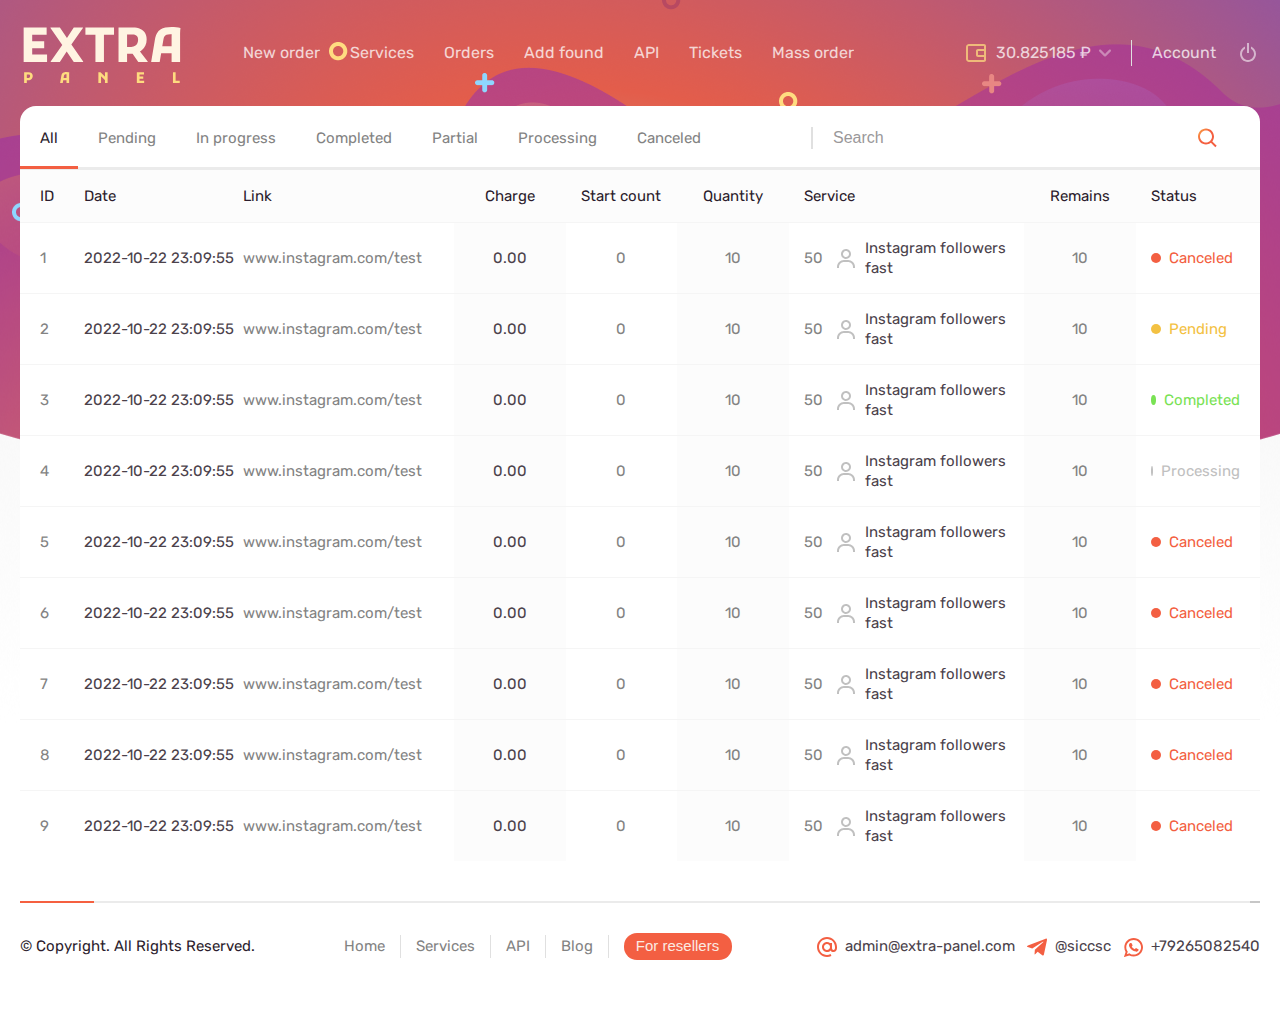
<file: account_orders.html>
<!DOCTYPE html>
<html lang="ru">
  <head>
    <meta charset="utf-8">
    <meta http-equiv="X-UA-Compatible" content="IE=edge">
    <meta name="viewport" content="width=device-width, initial-scale=1">
    <title></title>

    <!-- CSS -->

    <link href="css/main.css" rel="stylesheet">
    <link href="css/media.css" rel="stylesheet">
    <link href="slick/slick.css" rel="stylesheet">
    <link href="slick/slick-theme.css" rel="stylesheet">
  </head>

  
  <body>

    <div class="backdrop"></div>
    <div class="backdrop2"></div>

    <nav class="mt-mobile nav-open">
          <div class="container">
            <div class="mt-munu-mb">
              
          <div class="header-navigation-wr">
            <div class="header-navigation">
              <ul class="burger-ul">
                <li class="burger-li">
                  <a href="#">Home</a>
                </li>
                <li class="burger-li">
                  <a href="#">Services</a>
                </li>
                <li class="burger-li">
                  <a href="#">Api docs</a>
                </li>
                <li class="burger-li">
                  <a href="#">Contacts</a>
                </li>
                <li class="burger-li">
                  <a href="#">For resellers</a>
                </li>
              </ul>
              <div class="header-links">
                <div class="header-link">
                  <button class="modalButton" onclick="toggleModal('#infoModal')">
                    <img src="images/header-link.svg" alt="">
                    Sign in
                  </button>
                </div>
                <div class="header-link">
                  <button class="modalButton2" onclick="toggleModal2('#infoModal2')">
                    <img src="images/header-link2.svg" alt="">
                    Sign up
                  </button>
                </div>
                
              </div>
            </div>
              
          </div>  
        </div>  
             

 
          </div>

        </nav>
    
    <section class="interior">
      
      
      <header class="header">
        <div class="container2">
          <div class="header-wrap">
            <div class="burger">
               <i><svg width="24" height="25" viewBox="0 0 24 25" fill="none" xmlns="http://www.w3.org/2000/svg">
              <path d="M4 6.5H20V8.5H4V6.5ZM4 11.5H20V13.5H4V11.5ZM4 16.5H20V18.5H4V16.5Z" fill="white"/>
              </svg>
              </i>
              <i><svg width="24" height="25" viewBox="0 0 24 25" fill="none" xmlns="http://www.w3.org/2000/svg">
              <path d="M6 20.5L6 4.5H8V20.5H6ZM11 20.5V4.5H13V20.5H11ZM16 20.5V4.5H18V20.5H16Z" fill="white"/>
              </svg>
              </i> 
              </div>
            <div class="header-logo">
              <a href="#">
                <img class="headerlogo-desc" src="images/logo3.svg" alt="">
                <img class="headerlogo-mb" src="images/logo2.png" alt="">
              </a>
            </div>
            <div class="header-right">
              <ul class="header-ul">
                <li class="header-li">
                  <a href="#">New order</a>
                </li>
                <li class="header-li">
                  <a href="#">Services</a>
                </li>
                <li class="header-li">
                  <a href="#">Orders</a>
                </li>
                <li class="header-li">
                  <a href="#">Add found</a>
                </li>
                <li class="header-li">
                  <a href="#">API</a>
                </li>
                <li class="header-li">
                  <a href="#">Tickets</a>
                </li>
                <li class="header-li">
                  <a href="#">Mass order</a>
                </li>
              </ul>
              <div class="header-links2">
                <div class="header-newlink">
                  <a href="#">
                    <img class="header-newlink-img" src="images/header-newlink-img.svg" alt="">
                    30.825185 ₽
                    <img class="header-newlink-arrow" src="images/header-newlink-arrow.svg" alt="">
                  </a>
                </div>
                <div class="header-newlink2">
                  <a href="#">
                    Account
                    <img src="images/header-newlink-img2.svg" alt="">
                  </a>
                </div>
              </div>
            </div>
            <div class="header-mobile-link">
              <button class="modalButton" onclick="toggleModal('#infoModal')">
                <img src="images/header-newlink-img2.svg" alt="">
              </button>
            </div>
          </div>
        </div>
      </header>
      
      <section class="contact contact-padding">
        <div class="container2">
            <div class="contact-border2">
              <div class="order-top">
                <div class="order-top-tabs">
                  <ul class="tabs3">
                    <li class="active" rel="tab1">All </li>
                    <li rel="tab2">Pending</li>
                    <li rel="tab3">In progress</li>
                    <li rel="tab4">Completed</li>
                    <li rel="tab5">Partial</li>
                    <li rel="tab6">Processing</li>
                    <li rel="tab7">Canceled</li>
                  </ul>
                </div>
                <div class="order-top-input">
                  <div class="services-absolute-button services-absolute-button-order">
                    <button>
                      <img src="images/services-absolute-button.svg" alt="">
                    </button>
                  </div>
                  <input type="text" size="40" placeholder="Search">
                </div>
              </div>
              <div class="">
                <div class="tab_container">
              <h3 class="d_active tab_drawer_heading" rel="tab1">Tab 1</h3>
              <div id="tab1" class="tab_content">
                <div class="order-wrap">
                  
                  <div class="order-block">
                    <div class="order-title">
                      <div class="order-id">ID</div>
                      Date
                    </div>
                  </div>
                  <div class="order-block2">
                    <div class="order-title">
                      Link
                    </div>
                  </div>
                  <div class="order-block3">
                    <div class="order-title">
                      Charge
                    </div>
                  </div>
                  <div class="order-block4">
                    <div class="order-title">
                      Start count
                    </div>
                  </div>
                  <div class="order-block5">
                    <div class="order-title">
                      Quantity
                    </div>
                  </div>
                  <div class="order-block6">
                    <div class="order-title">
                      Service
                    </div>
                  </div>
                  <div class="order-block7">
                    <div class="order-title">
                      Remains
                    </div>
                  </div>
                  <div class="order-block8">
                    <div class="order-title">
                      Status
                    </div>
                  </div>
                </div>
                <div class="order-wrap2">
                  <div class="order-block">
                    <div class="order-suptitle">
                      <div class="order-id2">
                        1
                      </div>
                      2022-10-22 23:09:55
                    </div>
                  </div>
                  <div class="order-block2">
                    <div class="order-link">
                      <a href="#">
                        www.instagram.com/test
                      </a>
                    </div>
                  </div>
                  <div class="order-block3 order-block-pd">
                    <div class="order-block-mb">
                      <div class="order-title order-title-mb">
                        Charge
                      </div>
                      <div class="order-suptitle order-suptitle2-center">
                        0.00
                      </div>
                    </div>
                  </div>
                  <div class="order-block4">
                    <div class="order-block-mb">
                      <div class="order-title order-title-mb">
                        Start count
                      </div>
                      <div class="order-suptitle2 order-suptitle2-center">
                        0
                      </div>
                    </div>
                  </div>
                  <div class="order-block5 order-block-pd">
                    <div class="order-block-mb">
                      <div class="order-title order-title-mb">
                        Quantity
                      </div>
                      <div class="order-suptitle2 order-suptitle2-center">
                        10
                      </div>
                    </div>
                  </div>
                  <div class="order-block6">
                    <div class="order-id3">
                        50
                      </div>
                    <div class="order-suptitle">
                      <img src="images/order-suptitle.svg" alt="">
                      Instagram followers fast
                    </div>
                  </div>
                  <div class="order-block7 order-block-pd">
                    <div class="order-block-mb">
                      <div class="order-title order-title-mb">
                        Remains
                      </div>
                      <div class="order-suptitle2 order-suptitle2-center">
                        10
                      </div>
                    </div>
                  </div>
                  <div class="order-block8">
                    <div class="order-status">
                      <div class="order-status-elipse"></div>
                      <div class="order-status-title">
                        Canceled
                      </div>
                    </div>
                  </div>
                </div>
                <div class="order-wrap2">
                  <div class="order-block">
                    <div class="order-suptitle">
                      <div class="order-id2">
                        2
                      </div>
                      2022-10-22 23:09:55
                    </div>
                  </div>
                  <div class="order-block2">
                    <div class="order-link">
                      <a href="#">
                        www.instagram.com/test
                      </a>
                    </div>
                  </div>
                  <div class="order-block3 order-block-pd">
                    <div class="order-block-mb">
                      <div class="order-title order-title-mb">
                        Charge
                      </div>
                      <div class="order-suptitle order-suptitle2-center">
                        0.00
                      </div>
                    </div>
                  </div>
                  <div class="order-block4">
                    <div class="order-block-mb">
                      <div class="order-title order-title-mb">
                        Start count
                      </div>
                      <div class="order-suptitle2 order-suptitle2-center">
                        0
                      </div>
                    </div>
                  </div>
                  <div class="order-block5 order-block-pd">
                    <div class="order-block-mb">
                      <div class="order-title order-title-mb">
                        Quantity
                      </div>
                      <div class="order-suptitle2 order-suptitle2-center">
                        10
                      </div>
                    </div>
                  </div>
                  <div class="order-block6">
                    <div class="order-id3">
                        50
                      </div>
                    <div class="order-suptitle">
                      <img src="images/order-suptitle.svg" alt="">
                      Instagram followers fast
                    </div>
                  </div>
                  <div class="order-block7 order-block-pd">
                    <div class="order-block-mb">
                      <div class="order-title order-title-mb">
                        Remains
                      </div>
                      <div class="order-suptitle2 order-suptitle2-center">
                        10
                      </div>
                    </div>
                  </div>
                  <div class="order-block8">
                    <div class="order-status">
                      <div class="order-status-elipse2"></div>
                      <div class="order-status-title2">
                        Pending
                      </div>
                    </div>
                  </div>
                </div>
                <div class="order-wrap2">
                  <div class="order-block">
                    <div class="order-suptitle">
                      <div class="order-id2">
                        3
                      </div>
                      2022-10-22 23:09:55
                    </div>
                  </div>
                  <div class="order-block2">
                    <div class="order-link">
                      <a href="#">
                        www.instagram.com/test
                      </a>
                    </div>
                  </div>
                  <div class="order-block3 order-block-pd">
                    <div class="order-block-mb">
                      <div class="order-title order-title-mb">
                        Charge
                      </div>
                      <div class="order-suptitle order-suptitle2-center">
                        0.00
                      </div>
                    </div>
                  </div>
                  <div class="order-block4">
                    <div class="order-block-mb">
                      <div class="order-title order-title-mb">
                        Start count
                      </div>
                      <div class="order-suptitle2 order-suptitle2-center">
                        0
                      </div>
                    </div>
                  </div>
                  <div class="order-block5 order-block-pd">
                    <div class="order-block-mb">
                      <div class="order-title order-title-mb">
                        Quantity
                      </div>
                      <div class="order-suptitle2 order-suptitle2-center">
                        10
                      </div>
                    </div>
                  </div>
                  <div class="order-block6">
                    <div class="order-id3">
                        50
                      </div>
                    <div class="order-suptitle">
                      <img src="images/order-suptitle.svg" alt="">
                      Instagram followers fast
                    </div>
                  </div>
                  <div class="order-block7 order-block-pd">
                    <div class="order-block-mb">
                      <div class="order-title order-title-mb">
                        Remains
                      </div>
                      <div class="order-suptitle2 order-suptitle2-center">
                        10
                      </div>
                    </div>
                  </div>
                  <div class="order-block8">
                    <div class="order-status">
                      <div class="order-status-elipse3"></div>
                      <div class="order-status-title3">
                        Completed
                      </div>
                    </div>
                  </div>
                </div>
                <div class="order-wrap2">
                  <div class="order-block">
                    <div class="order-suptitle">
                      <div class="order-id2">
                        4
                      </div>
                      2022-10-22 23:09:55
                    </div>
                  </div>
                  <div class="order-block2">
                    <div class="order-link">
                      <a href="#">
                        www.instagram.com/test
                      </a>
                    </div>
                  </div>
                  <div class="order-block3 order-block-pd">
                    <div class="order-block-mb">
                      <div class="order-title order-title-mb">
                        Charge
                      </div>
                      <div class="order-suptitle order-suptitle2-center">
                        0.00
                      </div>
                    </div>
                  </div>
                  <div class="order-block4">
                    <div class="order-block-mb">
                      <div class="order-title order-title-mb">
                        Start count
                      </div>
                      <div class="order-suptitle2 order-suptitle2-center">
                        0
                      </div>
                    </div>
                  </div>
                  <div class="order-block5 order-block-pd">
                    <div class="order-block-mb">
                      <div class="order-title order-title-mb">
                        Quantity
                      </div>
                      <div class="order-suptitle2 order-suptitle2-center">
                        10
                      </div>
                    </div>
                  </div>
                  <div class="order-block6">
                    <div class="order-id3">
                        50
                      </div>
                    <div class="order-suptitle">
                      <img src="images/order-suptitle.svg" alt="">
                      Instagram followers fast
                    </div>
                  </div>
                  <div class="order-block7 order-block-pd">
                    <div class="order-block-mb">
                      <div class="order-title order-title-mb">
                        Remains
                      </div>
                      <div class="order-suptitle2 order-suptitle2-center">
                        10
                      </div>
                    </div>
                  </div>
                  <div class="order-block8">
                    <div class="order-status">
                      <div class="order-status-elipse4"></div>
                      <div class="order-status-title4">
                        Processing
                      </div>
                    </div>
                  </div>
                </div>
                <div class="order-wrap2">
                  <div class="order-block">
                    <div class="order-suptitle">
                      <div class="order-id2">
                        5
                      </div>
                      2022-10-22 23:09:55
                    </div>
                  </div>
                  <div class="order-block2">
                    <div class="order-link">
                      <a href="#">
                        www.instagram.com/test
                      </a>
                    </div>
                  </div>
                  <div class="order-block3 order-block-pd">
                    <div class="order-block-mb">
                      <div class="order-title order-title-mb">
                        Charge
                      </div>
                      <div class="order-suptitle order-suptitle2-center">
                        0.00
                      </div>
                    </div>
                  </div>
                  <div class="order-block4">
                    <div class="order-block-mb">
                      <div class="order-title order-title-mb">
                        Start count
                      </div>
                      <div class="order-suptitle2 order-suptitle2-center">
                        0
                      </div>
                    </div>
                  </div>
                  <div class="order-block5 order-block-pd">
                    <div class="order-block-mb">
                      <div class="order-title order-title-mb">
                        Quantity
                      </div>
                      <div class="order-suptitle2 order-suptitle2-center">
                        10
                      </div>
                    </div>
                  </div>
                  <div class="order-block6">
                    <div class="order-id3">
                        50
                      </div>
                    <div class="order-suptitle">
                      <img src="images/order-suptitle.svg" alt="">
                      Instagram followers fast
                    </div>
                  </div>
                  <div class="order-block7 order-block-pd">
                    <div class="order-block-mb">
                      <div class="order-title order-title-mb">
                        Remains
                      </div>
                      <div class="order-suptitle2 order-suptitle2-center">
                        10
                      </div>
                    </div>
                  </div>
                  <div class="order-block8">
                    <div class="order-status">
                      <div class="order-status-elipse"></div>
                      <div class="order-status-title">
                        Canceled
                      </div>
                    </div>
                  </div>
                </div>
                <div class="order-wrap2">
                  <div class="order-block">
                    <div class="order-suptitle">
                      <div class="order-id2">
                        6
                      </div>
                      2022-10-22 23:09:55
                    </div>
                  </div>
                  <div class="order-block2">
                    <div class="order-link">
                      <a href="#">
                        www.instagram.com/test
                      </a>
                    </div>
                  </div>
                  <div class="order-block3 order-block-pd">
                    <div class="order-block-mb">
                      <div class="order-title order-title-mb">
                        Charge
                      </div>
                      <div class="order-suptitle order-suptitle2-center">
                        0.00
                      </div>
                    </div>
                  </div>
                  <div class="order-block4">
                    <div class="order-block-mb">
                      <div class="order-title order-title-mb">
                        Start count
                      </div>
                      <div class="order-suptitle2 order-suptitle2-center">
                        0
                      </div>
                    </div>
                  </div>
                  <div class="order-block5 order-block-pd">
                    <div class="order-block-mb">
                      <div class="order-title order-title-mb">
                        Quantity
                      </div>
                      <div class="order-suptitle2 order-suptitle2-center">
                        10
                      </div>
                    </div>
                  </div>
                  <div class="order-block6">
                    <div class="order-id3">
                        50
                      </div>
                    <div class="order-suptitle">
                      <img src="images/order-suptitle.svg" alt="">
                      Instagram followers fast
                    </div>
                  </div>
                  <div class="order-block7 order-block-pd">
                    <div class="order-block-mb">
                      <div class="order-title order-title-mb">
                        Remains
                      </div>
                      <div class="order-suptitle2 order-suptitle2-center">
                        10
                      </div>
                    </div>
                  </div>
                  <div class="order-block8">
                    <div class="order-status">
                      <div class="order-status-elipse"></div>
                      <div class="order-status-title">
                        Canceled
                      </div>
                    </div>
                  </div>
                </div>
                <div class="order-wrap2">
                  <div class="order-block">
                    <div class="order-suptitle">
                      <div class="order-id2">
                        7
                      </div>
                      2022-10-22 23:09:55
                    </div>
                  </div>
                  <div class="order-block2">
                    <div class="order-link">
                      <a href="#">
                        www.instagram.com/test
                      </a>
                    </div>
                  </div>
                  <div class="order-block3 order-block-pd">
                    <div class="order-block-mb">
                      <div class="order-title order-title-mb">
                        Charge
                      </div>
                      <div class="order-suptitle order-suptitle2-center">
                        0.00
                      </div>
                    </div>
                  </div>
                  <div class="order-block4">
                    <div class="order-block-mb">
                      <div class="order-title order-title-mb">
                        Start count
                      </div>
                      <div class="order-suptitle2 order-suptitle2-center">
                        0
                      </div>
                    </div>
                  </div>
                  <div class="order-block5 order-block-pd">
                    <div class="order-block-mb">
                      <div class="order-title order-title-mb">
                        Quantity
                      </div>
                      <div class="order-suptitle2 order-suptitle2-center">
                        10
                      </div>
                    </div>
                  </div>
                  <div class="order-block6">
                    <div class="order-id3">
                        50
                      </div>
                    <div class="order-suptitle">
                      <img src="images/order-suptitle.svg" alt="">
                      Instagram followers fast
                    </div>
                  </div>
                  <div class="order-block7 order-block-pd">
                    <div class="order-block-mb">
                      <div class="order-title order-title-mb">
                        Remains
                      </div>
                      <div class="order-suptitle2 order-suptitle2-center">
                        10
                      </div>
                    </div>
                  </div>
                  <div class="order-block8">
                    <div class="order-status">
                      <div class="order-status-elipse"></div>
                      <div class="order-status-title">
                        Canceled
                      </div>
                    </div>
                  </div>
                </div>
                <div class="order-wrap2">
                  <div class="order-block">
                    <div class="order-suptitle">
                      <div class="order-id2">
                        8
                      </div>
                      2022-10-22 23:09:55
                    </div>
                  </div>
                  <div class="order-block2">
                    <div class="order-link">
                      <a href="#">
                        www.instagram.com/test
                      </a>
                    </div>
                  </div>
                  <div class="order-block3 order-block-pd">
                    <div class="order-block-mb">
                      <div class="order-title order-title-mb">
                        Charge
                      </div>
                      <div class="order-suptitle order-suptitle2-center">
                        0.00
                      </div>
                    </div>
                  </div>
                  <div class="order-block4">
                    <div class="order-block-mb">
                      <div class="order-title order-title-mb">
                        Start count
                      </div>
                      <div class="order-suptitle2 order-suptitle2-center">
                        0
                      </div>
                    </div>
                  </div>
                  <div class="order-block5 order-block-pd">
                    <div class="order-block-mb">
                      <div class="order-title order-title-mb">
                        Quantity
                      </div>
                      <div class="order-suptitle2 order-suptitle2-center">
                        10
                      </div>
                    </div>
                  </div>
                  <div class="order-block6">
                    <div class="order-id3">
                        50
                      </div>
                    <div class="order-suptitle">
                      <img src="images/order-suptitle.svg" alt="">
                      Instagram followers fast
                    </div>
                  </div>
                  <div class="order-block7 order-block-pd">
                    <div class="order-block-mb">
                      <div class="order-title order-title-mb">
                        Remains
                      </div>
                      <div class="order-suptitle2 order-suptitle2-center">
                        10
                      </div>
                    </div>
                  </div>
                  <div class="order-block8">
                    <div class="order-status">
                      <div class="order-status-elipse"></div>
                      <div class="order-status-title">
                        Canceled
                      </div>
                    </div>
                  </div>
                </div>
                <div class="order-wrap2">
                  <div class="order-block">
                    <div class="order-suptitle">
                      <div class="order-id2">
                        9
                      </div>
                      2022-10-22 23:09:55
                    </div>
                  </div>
                  <div class="order-block2">
                    <div class="order-link">
                      <a href="#">
                        www.instagram.com/test
                      </a>
                    </div>
                  </div>
                  <div class="order-block3 order-block-pd">
                    <div class="order-block-mb">
                      <div class="order-title order-title-mb">
                        Charge
                      </div>
                      <div class="order-suptitle order-suptitle2-center">
                        0.00
                      </div>
                    </div>
                  </div>
                  <div class="order-block4">
                    <div class="order-block-mb">
                      <div class="order-title order-title-mb">
                        Start count
                      </div>
                      <div class="order-suptitle2 order-suptitle2-center">
                        0
                      </div>
                    </div>
                  </div>
                  <div class="order-block5 order-block-pd">
                    <div class="order-block-mb">
                      <div class="order-title order-title-mb">
                        Quantity
                      </div>
                      <div class="order-suptitle2 order-suptitle2-center">
                        10
                      </div>
                    </div>
                  </div>
                  <div class="order-block6">
                    <div class="order-id3">
                        50
                      </div>
                    <div class="order-suptitle">
                      <img src="images/order-suptitle.svg" alt="">
                      Instagram followers fast
                    </div>
                  </div>
                  <div class="order-block7 order-block-pd">
                    <div class="order-block-mb">
                      <div class="order-title order-title-mb">
                        Remains
                      </div>
                      <div class="order-suptitle2 order-suptitle2-center">
                        10
                      </div>
                    </div>
                  </div>
                  <div class="order-block8">
                    <div class="order-status">
                      <div class="order-status-elipse"></div>
                      <div class="order-status-title">
                        Canceled
                      </div>
                    </div>
                  </div>
                </div>
              </div>
              <!-- #tab1 -->
              <h3 class="tab_drawer_heading" rel="tab2">Tab 2</h3>
              <div id="tab2" class="tab_content">
                <div class="order-wrap">
                  
                  <div class="order-block">
                    <div class="order-title">
                      <div class="order-id">ID</div>
                      Date
                    </div>
                  </div>
                  <div class="order-block2">
                    <div class="order-title">
                      Link
                    </div>
                  </div>
                  <div class="order-block3">
                    <div class="order-title">
                      Charge
                    </div>
                  </div>
                  <div class="order-block4">
                    <div class="order-title">
                      Start count
                    </div>
                  </div>
                  <div class="order-block5">
                    <div class="order-title">
                      Quantity
                    </div>
                  </div>
                  <div class="order-block6">
                    
                    <div class="order-title">
                      Service
                    </div>
                  </div>
                  <div class="order-block7">
                    <div class="order-title">
                      Remains
                    </div>
                  </div>
                  <div class="order-block8">
                    <div class="order-title">
                      Status
                    </div>
                  </div>
                </div>
                <div class="order-wrap2">
                  <div class="order-block">
                    <div class="order-suptitle">
                      <div class="order-id2">
                        1
                      </div>
                      2022-10-22 23:09:55
                    </div>
                  </div>
                  <div class="order-block2">
                    <div class="order-link">
                      <a href="#">
                        www.instagram.com/test
                      </a>
                    </div>
                  </div>
                  <div class="order-block3 order-block-pd">
                    <div class="order-block-mb">
                      <div class="order-title order-title-mb">
                        Charge
                      </div>
                      <div class="order-suptitle order-suptitle2-center">
                        0.00
                      </div>
                    </div>
                  </div>
                  <div class="order-block4">
                    <div class="order-block-mb">
                      <div class="order-title order-title-mb">
                        Start count
                      </div>
                      <div class="order-suptitle2 order-suptitle2-center">
                        0
                      </div>
                    </div>
                  </div>
                  <div class="order-block5 order-block-pd">
                    <div class="order-block-mb">
                      <div class="order-title order-title-mb">
                        Quantity
                      </div>
                      <div class="order-suptitle2 order-suptitle2-center">
                        10
                      </div>
                    </div>
                  </div>
                  <div class="order-block6">
                    <div class="order-id3">
                        50
                      </div>
                    <div class="order-suptitle">
                      <img src="images/order-suptitle.svg" alt="">
                      Instagram followers fast
                    </div>
                  </div>
                  <div class="order-block7 order-block-pd">
                    <div class="order-block-mb">
                      <div class="order-title order-title-mb">
                        Remains
                      </div>
                      <div class="order-suptitle2 order-suptitle2-center">
                        10
                      </div>
                    </div>
                  </div>
                  <div class="order-block8">
                    <div class="order-status">
                      <div class="order-status-elipse"></div>
                      <div class="order-status-title">
                        Canceled
                      </div>
                    </div>
                  </div>
                </div>
                <div class="order-wrap2">
                  <div class="order-block">
                    <div class="order-suptitle">
                      <div class="order-id2">
                        2
                      </div>
                      2022-10-22 23:09:55
                    </div>
                  </div>
                  <div class="order-block2">
                    <div class="order-link">
                      <a href="#">
                        www.instagram.com/test
                      </a>
                    </div>
                  </div>
                  <div class="order-block3 order-block-pd">
                    <div class="order-block-mb">
                      <div class="order-title order-title-mb">
                        Charge
                      </div>
                      <div class="order-suptitle order-suptitle2-center">
                        0.00
                      </div>
                    </div>
                  </div>
                  <div class="order-block4">
                    <div class="order-block-mb">
                      <div class="order-title order-title-mb">
                        Start count
                      </div>
                      <div class="order-suptitle2 order-suptitle2-center">
                        0
                      </div>
                    </div>
                  </div>
                  <div class="order-block5 order-block-pd">
                    <div class="order-block-mb">
                      <div class="order-title order-title-mb">
                        Quantity
                      </div>
                      <div class="order-suptitle2 order-suptitle2-center">
                        10
                      </div>
                    </div>
                  </div>
                  <div class="order-block6">
                    <div class="order-id3">
                        50
                      </div>
                    <div class="order-suptitle">
                      <img src="images/order-suptitle.svg" alt="">
                      Instagram followers fast
                    </div>
                  </div>
                  <div class="order-block7 order-block-pd">
                    <div class="order-block-mb">
                      <div class="order-title order-title-mb">
                        Remains
                      </div>
                      <div class="order-suptitle2 order-suptitle2-center">
                        10
                      </div>
                    </div>
                  </div>
                  <div class="order-block8">
                    <div class="order-status">
                      <div class="order-status-elipse2"></div>
                      <div class="order-status-title2">
                        Pending
                      </div>
                    </div>
                  </div>
                </div>
                <div class="order-wrap2">
                  <div class="order-block">
                    <div class="order-suptitle">
                      <div class="order-id2">
                        3
                      </div>
                      2022-10-22 23:09:55
                    </div>
                  </div>
                  <div class="order-block2">
                    <div class="order-link">
                      <a href="#">
                        www.instagram.com/test
                      </a>
                    </div>
                  </div>
                  <div class="order-block3 order-block-pd">
                    <div class="order-block-mb">
                      <div class="order-title order-title-mb">
                        Charge
                      </div>
                      <div class="order-suptitle order-suptitle2-center">
                        0.00
                      </div>
                    </div>
                  </div>
                  <div class="order-block4">
                    <div class="order-block-mb">
                      <div class="order-title order-title-mb">
                        Start count
                      </div>
                      <div class="order-suptitle2 order-suptitle2-center">
                        0
                      </div>
                    </div>
                  </div>
                  <div class="order-block5 order-block-pd">
                    <div class="order-block-mb">
                      <div class="order-title order-title-mb">
                        Quantity
                      </div>
                      <div class="order-suptitle2 order-suptitle2-center">
                        10
                      </div>
                    </div>
                  </div>
                  <div class="order-block6">
                    <div class="order-id3">
                        50
                      </div>
                    <div class="order-suptitle">
                      <img src="images/order-suptitle.svg" alt="">
                      Instagram followers fast
                    </div>
                  </div>
                  <div class="order-block7 order-block-pd">
                    <div class="order-block-mb">
                      <div class="order-title order-title-mb">
                        Remains
                      </div>
                      <div class="order-suptitle2 order-suptitle2-center">
                        10
                      </div>
                    </div>
                  </div>
                  <div class="order-block8">
                    <div class="order-status">
                      <div class="order-status-elipse3"></div>
                      <div class="order-status-title3">
                        Completed
                      </div>
                    </div>
                  </div>
                </div>
                <div class="order-wrap2">
                  <div class="order-block">
                    <div class="order-suptitle">
                      <div class="order-id2">
                        4
                      </div>
                      2022-10-22 23:09:55
                    </div>
                  </div>
                  <div class="order-block2">
                    <div class="order-link">
                      <a href="#">
                        www.instagram.com/test
                      </a>
                    </div>
                  </div>
                  <div class="order-block3 order-block-pd">
                    <div class="order-block-mb">
                      <div class="order-title order-title-mb">
                        Charge
                      </div>
                      <div class="order-suptitle order-suptitle2-center">
                        0.00
                      </div>
                    </div>
                  </div>
                  <div class="order-block4">
                    <div class="order-block-mb">
                      <div class="order-title order-title-mb">
                        Start count
                      </div>
                      <div class="order-suptitle2 order-suptitle2-center">
                        0
                      </div>
                    </div>
                  </div>
                  <div class="order-block5 order-block-pd">
                    <div class="order-block-mb">
                      <div class="order-title order-title-mb">
                        Quantity
                      </div>
                      <div class="order-suptitle2 order-suptitle2-center">
                        10
                      </div>
                    </div>
                  </div>
                  <div class="order-block6">
                    <div class="order-id3">
                        50
                      </div>
                    <div class="order-suptitle">
                      <img src="images/order-suptitle.svg" alt="">
                      Instagram followers fast
                    </div>
                  </div>
                  <div class="order-block7 order-block-pd">
                    <div class="order-block-mb">
                      <div class="order-title order-title-mb">
                        Remains
                      </div>
                      <div class="order-suptitle2 order-suptitle2-center">
                        10
                      </div>
                    </div>
                  </div>
                  <div class="order-block8">
                    <div class="order-status">
                      <div class="order-status-elipse4"></div>
                      <div class="order-status-title4">
                        Processing
                      </div>
                    </div>
                  </div>
                </div>
                <div class="order-wrap2">
                  <div class="order-block">
                    <div class="order-suptitle">
                      <div class="order-id2">
                        5
                      </div>
                      2022-10-22 23:09:55
                    </div>
                  </div>
                  <div class="order-block2">
                    <div class="order-link">
                      <a href="#">
                        www.instagram.com/test
                      </a>
                    </div>
                  </div>
                  <div class="order-block3 order-block-pd">
                    <div class="order-block-mb">
                      <div class="order-title order-title-mb">
                        Charge
                      </div>
                      <div class="order-suptitle order-suptitle2-center">
                        0.00
                      </div>
                    </div>
                  </div>
                  <div class="order-block4">
                    <div class="order-block-mb">
                      <div class="order-title order-title-mb">
                        Start count
                      </div>
                      <div class="order-suptitle2 order-suptitle2-center">
                        0
                      </div>
                    </div>
                  </div>
                  <div class="order-block5 order-block-pd">
                    <div class="order-block-mb">
                      <div class="order-title order-title-mb">
                        Quantity
                      </div>
                      <div class="order-suptitle2 order-suptitle2-center">
                        10
                      </div>
                    </div>
                  </div>
                  <div class="order-block6">
                    <div class="order-id3">
                        50
                      </div>
                    <div class="order-suptitle">
                      <img src="images/order-suptitle.svg" alt="">
                      Instagram followers fast
                    </div>
                  </div>
                  <div class="order-block7 order-block-pd">
                    <div class="order-block-mb">
                      <div class="order-title order-title-mb">
                        Remains
                      </div>
                      <div class="order-suptitle2 order-suptitle2-center">
                        10
                      </div>
                    </div>
                  </div>
                  <div class="order-block8">
                    <div class="order-status">
                      <div class="order-status-elipse"></div>
                      <div class="order-status-title">
                        Canceled
                      </div>
                    </div>
                  </div>
                </div>
                <div class="order-wrap2">
                  <div class="order-block">
                    <div class="order-suptitle">
                      <div class="order-id2">
                        6
                      </div>
                      2022-10-22 23:09:55
                    </div>
                  </div>
                  <div class="order-block2">
                    <div class="order-link">
                      <a href="#">
                        www.instagram.com/test
                      </a>
                    </div>
                  </div>
                  <div class="order-block3 order-block-pd">
                    <div class="order-block-mb">
                      <div class="order-title order-title-mb">
                        Charge
                      </div>
                      <div class="order-suptitle order-suptitle2-center">
                        0.00
                      </div>
                    </div>
                  </div>
                  <div class="order-block4">
                    <div class="order-block-mb">
                      <div class="order-title order-title-mb">
                        Start count
                      </div>
                      <div class="order-suptitle2 order-suptitle2-center">
                        0
                      </div>
                    </div>
                  </div>
                  <div class="order-block5 order-block-pd">
                    <div class="order-block-mb">
                      <div class="order-title order-title-mb">
                        Quantity
                      </div>
                      <div class="order-suptitle2 order-suptitle2-center">
                        10
                      </div>
                    </div>
                  </div>
                  <div class="order-block6">
                    <div class="order-id3">
                        50
                      </div>
                    <div class="order-suptitle">
                      <img src="images/order-suptitle.svg" alt="">
                      Instagram followers fast
                    </div>
                  </div>
                  <div class="order-block7 order-block-pd">
                    <div class="order-block-mb">
                      <div class="order-title order-title-mb">
                        Remains
                      </div>
                      <div class="order-suptitle2 order-suptitle2-center">
                        10
                      </div>
                    </div>
                  </div>
                  <div class="order-block8">
                    <div class="order-status">
                      <div class="order-status-elipse"></div>
                      <div class="order-status-title">
                        Canceled
                      </div>
                    </div>
                  </div>
                </div>
                <div class="order-wrap2">
                  <div class="order-block">
                    <div class="order-suptitle">
                      <div class="order-id2">
                        7
                      </div>
                      2022-10-22 23:09:55
                    </div>
                  </div>
                  <div class="order-block2">
                    <div class="order-link">
                      <a href="#">
                        www.instagram.com/test
                      </a>
                    </div>
                  </div>
                  <div class="order-block3 order-block-pd">
                    <div class="order-block-mb">
                      <div class="order-title order-title-mb">
                        Charge
                      </div>
                      <div class="order-suptitle order-suptitle2-center">
                        0.00
                      </div>
                    </div>
                  </div>
                  <div class="order-block4">
                    <div class="order-block-mb">
                      <div class="order-title order-title-mb">
                        Start count
                      </div>
                      <div class="order-suptitle2 order-suptitle2-center">
                        0
                      </div>
                    </div>
                  </div>
                  <div class="order-block5 order-block-pd">
                    <div class="order-block-mb">
                      <div class="order-title order-title-mb">
                        Quantity
                      </div>
                      <div class="order-suptitle2 order-suptitle2-center">
                        10
                      </div>
                    </div>
                  </div>
                  <div class="order-block6">
                    <div class="order-id3">
                        50
                      </div>
                    <div class="order-suptitle">
                      <img src="images/order-suptitle.svg" alt="">
                      Instagram followers fast
                    </div>
                  </div>
                  <div class="order-block7 order-block-pd">
                    <div class="order-block-mb">
                      <div class="order-title order-title-mb">
                        Remains
                      </div>
                      <div class="order-suptitle2 order-suptitle2-center">
                        10
                      </div>
                    </div>
                  </div>
                  <div class="order-block8">
                    <div class="order-status">
                      <div class="order-status-elipse"></div>
                      <div class="order-status-title">
                        Canceled
                      </div>
                    </div>
                  </div>
                </div>
                <div class="order-wrap2">
                  <div class="order-block">
                    <div class="order-suptitle">
                      <div class="order-id2">
                        8
                      </div>
                      2022-10-22 23:09:55
                    </div>
                  </div>
                  <div class="order-block2">
                    <div class="order-link">
                      <a href="#">
                        www.instagram.com/test
                      </a>
                    </div>
                  </div>
                  <div class="order-block3 order-block-pd">
                    <div class="order-block-mb">
                      <div class="order-title order-title-mb">
                        Charge
                      </div>
                      <div class="order-suptitle order-suptitle2-center">
                        0.00
                      </div>
                    </div>
                  </div>
                  <div class="order-block4">
                    <div class="order-block-mb">
                      <div class="order-title order-title-mb">
                        Start count
                      </div>
                      <div class="order-suptitle2 order-suptitle2-center">
                        0
                      </div>
                    </div>
                  </div>
                  <div class="order-block5 order-block-pd">
                    <div class="order-block-mb">
                      <div class="order-title order-title-mb">
                        Quantity
                      </div>
                      <div class="order-suptitle2 order-suptitle2-center">
                        10
                      </div>
                    </div>
                  </div>
                  <div class="order-block6">
                    <div class="order-id3">
                        50
                      </div>
                    <div class="order-suptitle">
                      <img src="images/order-suptitle.svg" alt="">
                      Instagram followers fast
                    </div>
                  </div>
                  <div class="order-block7 order-block-pd">
                    <div class="order-block-mb">
                      <div class="order-title order-title-mb">
                        Remains
                      </div>
                      <div class="order-suptitle2 order-suptitle2-center">
                        10
                      </div>
                    </div>
                  </div>
                  <div class="order-block8">
                    <div class="order-status">
                      <div class="order-status-elipse"></div>
                      <div class="order-status-title">
                        Canceled
                      </div>
                    </div>
                  </div>
                </div>
                <div class="order-wrap2">
                  <div class="order-block">
                    <div class="order-suptitle">
                      <div class="order-id2">
                        9
                      </div>
                      2022-10-22 23:09:55
                    </div>
                  </div>
                  <div class="order-block2">
                    <div class="order-link">
                      <a href="#">
                        www.instagram.com/test
                      </a>
                    </div>
                  </div>
                  <div class="order-block3 order-block-pd">
                    <div class="order-block-mb">
                      <div class="order-title order-title-mb">
                        Charge
                      </div>
                      <div class="order-suptitle order-suptitle2-center">
                        0.00
                      </div>
                    </div>
                  </div>
                  <div class="order-block4">
                    <div class="order-block-mb">
                      <div class="order-title order-title-mb">
                        Start count
                      </div>
                      <div class="order-suptitle2 order-suptitle2-center">
                        0
                      </div>
                    </div>
                  </div>
                  <div class="order-block5 order-block-pd">
                    <div class="order-block-mb">
                      <div class="order-title order-title-mb">
                        Quantity
                      </div>
                      <div class="order-suptitle2 order-suptitle2-center">
                        10
                      </div>
                    </div>
                  </div>
                  <div class="order-block6">
                    <div class="order-id3">
                        50
                      </div>
                    <div class="order-suptitle">
                      <img src="images/order-suptitle.svg" alt="">
                      Instagram followers fast
                    </div>
                  </div>
                  <div class="order-block7 order-block-pd">
                    <div class="order-block-mb">
                      <div class="order-title order-title-mb">
                        Remains
                      </div>
                      <div class="order-suptitle2 order-suptitle2-center">
                        10
                      </div>
                    </div>
                  </div>
                  <div class="order-block8">
                    <div class="order-status">
                      <div class="order-status-elipse"></div>
                      <div class="order-status-title">
                        Canceled
                      </div>
                    </div>
                  </div>
                </div>
              </div>
              <!-- #tab2 -->
              <h3 class="tab_drawer_heading" rel="tab3">Tab 3</h3>
              <div id="tab3" class="tab_content">
                <div class="order-wrap">
                  
                  <div class="order-block">
                    <div class="order-title">
                      <div class="order-id">ID</div>
                      Date
                    </div>
                  </div>
                  <div class="order-block2">
                    <div class="order-title">
                      Link
                    </div>
                  </div>
                  <div class="order-block3">
                    <div class="order-title">
                      Charge
                    </div>
                  </div>
                  <div class="order-block4">
                    <div class="order-title">
                      Start count
                    </div>
                  </div>
                  <div class="order-block5">
                    <div class="order-title">
                      Quantity
                    </div>
                  </div>
                  <div class="order-block6">
                    
                    <div class="order-title">
                      Service
                    </div>
                  </div>
                  <div class="order-block7">
                    <div class="order-title">
                      Remains
                    </div>
                  </div>
                  <div class="order-block8">
                    <div class="order-title">
                      Status
                    </div>
                  </div>
                </div>
                <div class="order-wrap2">
                  <div class="order-block">
                    <div class="order-suptitle">
                      <div class="order-id2">
                        1
                      </div>
                      2022-10-22 23:09:55
                    </div>
                  </div>
                  <div class="order-block2">
                    <div class="order-link">
                      <a href="#">
                        www.instagram.com/test
                      </a>
                    </div>
                  </div>
                  <div class="order-block3 order-block-pd">
                    <div class="order-block-mb">
                      <div class="order-title order-title-mb">
                        Charge
                      </div>
                      <div class="order-suptitle order-suptitle2-center">
                        0.00
                      </div>
                    </div>
                  </div>
                  <div class="order-block4">
                    <div class="order-block-mb">
                      <div class="order-title order-title-mb">
                        Start count
                      </div>
                      <div class="order-suptitle2 order-suptitle2-center">
                        0
                      </div>
                    </div>
                  </div>
                  <div class="order-block5 order-block-pd">
                    <div class="order-block-mb">
                      <div class="order-title order-title-mb">
                        Quantity
                      </div>
                      <div class="order-suptitle2 order-suptitle2-center">
                        10
                      </div>
                    </div>
                  </div>
                  <div class="order-block6">
                    <div class="order-id3">
                        50
                      </div>
                    <div class="order-suptitle">
                      <img src="images/order-suptitle.svg" alt="">
                      Instagram followers fast
                    </div>
                  </div>
                  <div class="order-block7 order-block-pd">
                    <div class="order-block-mb">
                      <div class="order-title order-title-mb">
                        Remains
                      </div>
                      <div class="order-suptitle2 order-suptitle2-center">
                        10
                      </div>
                    </div>
                  </div>
                  <div class="order-block8">
                    <div class="order-status">
                      <div class="order-status-elipse"></div>
                      <div class="order-status-title">
                        Canceled
                      </div>
                    </div>
                  </div>
                </div>
                <div class="order-wrap2">
                  <div class="order-block">
                    <div class="order-suptitle">
                      <div class="order-id2">
                        2
                      </div>
                      2022-10-22 23:09:55
                    </div>
                  </div>
                  <div class="order-block2">
                    <div class="order-link">
                      <a href="#">
                        www.instagram.com/test
                      </a>
                    </div>
                  </div>
                  <div class="order-block3 order-block-pd">
                    <div class="order-block-mb">
                      <div class="order-title order-title-mb">
                        Charge
                      </div>
                      <div class="order-suptitle order-suptitle2-center">
                        0.00
                      </div>
                    </div>
                  </div>
                  <div class="order-block4">
                    <div class="order-block-mb">
                      <div class="order-title order-title-mb">
                        Start count
                      </div>
                      <div class="order-suptitle2 order-suptitle2-center">
                        0
                      </div>
                    </div>
                  </div>
                  <div class="order-block5 order-block-pd">
                    <div class="order-block-mb">
                      <div class="order-title order-title-mb">
                        Quantity
                      </div>
                      <div class="order-suptitle2 order-suptitle2-center">
                        10
                      </div>
                    </div>
                  </div>
                  <div class="order-block6">
                    <div class="order-id3">
                        50
                      </div>
                    <div class="order-suptitle">
                      <img src="images/order-suptitle.svg" alt="">
                      Instagram followers fast
                    </div>
                  </div>
                  <div class="order-block7 order-block-pd">
                    <div class="order-block-mb">
                      <div class="order-title order-title-mb">
                        Remains
                      </div>
                      <div class="order-suptitle2 order-suptitle2-center">
                        10
                      </div>
                    </div>
                  </div>
                  <div class="order-block8">
                    <div class="order-status">
                      <div class="order-status-elipse2"></div>
                      <div class="order-status-title2">
                        Pending
                      </div>
                    </div>
                  </div>
                </div>
                <div class="order-wrap2">
                  <div class="order-block">
                    <div class="order-suptitle">
                      <div class="order-id2">
                        3
                      </div>
                      2022-10-22 23:09:55
                    </div>
                  </div>
                  <div class="order-block2">
                    <div class="order-link">
                      <a href="#">
                        www.instagram.com/test
                      </a>
                    </div>
                  </div>
                  <div class="order-block3 order-block-pd">
                    <div class="order-block-mb">
                      <div class="order-title order-title-mb">
                        Charge
                      </div>
                      <div class="order-suptitle order-suptitle2-center">
                        0.00
                      </div>
                    </div>
                  </div>
                  <div class="order-block4">
                    <div class="order-block-mb">
                      <div class="order-title order-title-mb">
                        Start count
                      </div>
                      <div class="order-suptitle2 order-suptitle2-center">
                        0
                      </div>
                    </div>
                  </div>
                  <div class="order-block5 order-block-pd">
                    <div class="order-block-mb">
                      <div class="order-title order-title-mb">
                        Quantity
                      </div>
                      <div class="order-suptitle2 order-suptitle2-center">
                        10
                      </div>
                    </div>
                  </div>
                  <div class="order-block6">
                    <div class="order-id3">
                        50
                      </div>
                    <div class="order-suptitle">
                      <img src="images/order-suptitle.svg" alt="">
                      Instagram followers fast
                    </div>
                  </div>
                  <div class="order-block7 order-block-pd">
                    <div class="order-block-mb">
                      <div class="order-title order-title-mb">
                        Remains
                      </div>
                      <div class="order-suptitle2 order-suptitle2-center">
                        10
                      </div>
                    </div>
                  </div>
                  <div class="order-block8">
                    <div class="order-status">
                      <div class="order-status-elipse3"></div>
                      <div class="order-status-title3">
                        Completed
                      </div>
                    </div>
                  </div>
                </div>
                <div class="order-wrap2">
                  <div class="order-block">
                    <div class="order-suptitle">
                      <div class="order-id2">
                        4
                      </div>
                      2022-10-22 23:09:55
                    </div>
                  </div>
                  <div class="order-block2">
                    <div class="order-link">
                      <a href="#">
                        www.instagram.com/test
                      </a>
                    </div>
                  </div>
                  <div class="order-block3 order-block-pd">
                    <div class="order-block-mb">
                      <div class="order-title order-title-mb">
                        Charge
                      </div>
                      <div class="order-suptitle order-suptitle2-center">
                        0.00
                      </div>
                    </div>
                  </div>
                  <div class="order-block4">
                    <div class="order-block-mb">
                      <div class="order-title order-title-mb">
                        Start count
                      </div>
                      <div class="order-suptitle2 order-suptitle2-center">
                        0
                      </div>
                    </div>
                  </div>
                  <div class="order-block5 order-block-pd">
                    <div class="order-block-mb">
                      <div class="order-title order-title-mb">
                        Quantity
                      </div>
                      <div class="order-suptitle2 order-suptitle2-center">
                        10
                      </div>
                    </div>
                  </div>
                  <div class="order-block6">
                    <div class="order-id3">
                        50
                      </div>
                    <div class="order-suptitle">
                      <img src="images/order-suptitle.svg" alt="">
                      Instagram followers fast
                    </div>
                  </div>
                  <div class="order-block7 order-block-pd">
                    <div class="order-block-mb">
                      <div class="order-title order-title-mb">
                        Remains
                      </div>
                      <div class="order-suptitle2 order-suptitle2-center">
                        10
                      </div>
                    </div>
                  </div>
                  <div class="order-block8">
                    <div class="order-status">
                      <div class="order-status-elipse4"></div>
                      <div class="order-status-title4">
                        Processing
                      </div>
                    </div>
                  </div>
                </div>
                <div class="order-wrap2">
                  <div class="order-block">
                    <div class="order-suptitle">
                      <div class="order-id2">
                        5
                      </div>
                      2022-10-22 23:09:55
                    </div>
                  </div>
                  <div class="order-block2">
                    <div class="order-link">
                      <a href="#">
                        www.instagram.com/test
                      </a>
                    </div>
                  </div>
                  <div class="order-block3 order-block-pd">
                    <div class="order-block-mb">
                      <div class="order-title order-title-mb">
                        Charge
                      </div>
                      <div class="order-suptitle order-suptitle2-center">
                        0.00
                      </div>
                    </div>
                  </div>
                  <div class="order-block4">
                    <div class="order-block-mb">
                      <div class="order-title order-title-mb">
                        Start count
                      </div>
                      <div class="order-suptitle2 order-suptitle2-center">
                        0
                      </div>
                    </div>
                  </div>
                  <div class="order-block5 order-block-pd">
                    <div class="order-block-mb">
                      <div class="order-title order-title-mb">
                        Quantity
                      </div>
                      <div class="order-suptitle2 order-suptitle2-center">
                        10
                      </div>
                    </div>
                  </div>
                  <div class="order-block6">
                    <div class="order-id3">
                        50
                      </div>
                    <div class="order-suptitle">
                      <img src="images/order-suptitle.svg" alt="">
                      Instagram followers fast
                    </div>
                  </div>
                  <div class="order-block7 order-block-pd">
                    <div class="order-block-mb">
                      <div class="order-title order-title-mb">
                        Remains
                      </div>
                      <div class="order-suptitle2 order-suptitle2-center">
                        10
                      </div>
                    </div>
                  </div>
                  <div class="order-block8">
                    <div class="order-status">
                      <div class="order-status-elipse"></div>
                      <div class="order-status-title">
                        Canceled
                      </div>
                    </div>
                  </div>
                </div>
                <div class="order-wrap2">
                  <div class="order-block">
                    <div class="order-suptitle">
                      <div class="order-id2">
                        6
                      </div>
                      2022-10-22 23:09:55
                    </div>
                  </div>
                  <div class="order-block2">
                    <div class="order-link">
                      <a href="#">
                        www.instagram.com/test
                      </a>
                    </div>
                  </div>
                  <div class="order-block3 order-block-pd">
                    <div class="order-block-mb">
                      <div class="order-title order-title-mb">
                        Charge
                      </div>
                      <div class="order-suptitle order-suptitle2-center">
                        0.00
                      </div>
                    </div>
                  </div>
                  <div class="order-block4">
                    <div class="order-block-mb">
                      <div class="order-title order-title-mb">
                        Start count
                      </div>
                      <div class="order-suptitle2 order-suptitle2-center">
                        0
                      </div>
                    </div>
                  </div>
                  <div class="order-block5 order-block-pd">
                    <div class="order-block-mb">
                      <div class="order-title order-title-mb">
                        Quantity
                      </div>
                      <div class="order-suptitle2 order-suptitle2-center">
                        10
                      </div>
                    </div>
                  </div>
                  <div class="order-block6">
                    <div class="order-id3">
                        50
                      </div>
                    <div class="order-suptitle">
                      <img src="images/order-suptitle.svg" alt="">
                      Instagram followers fast
                    </div>
                  </div>
                  <div class="order-block7 order-block-pd">
                    <div class="order-block-mb">
                      <div class="order-title order-title-mb">
                        Remains
                      </div>
                      <div class="order-suptitle2 order-suptitle2-center">
                        10
                      </div>
                    </div>
                  </div>
                  <div class="order-block8">
                    <div class="order-status">
                      <div class="order-status-elipse"></div>
                      <div class="order-status-title">
                        Canceled
                      </div>
                    </div>
                  </div>
                </div>
                <div class="order-wrap2">
                  <div class="order-block">
                    <div class="order-suptitle">
                      <div class="order-id2">
                        7
                      </div>
                      2022-10-22 23:09:55
                    </div>
                  </div>
                  <div class="order-block2">
                    <div class="order-link">
                      <a href="#">
                        www.instagram.com/test
                      </a>
                    </div>
                  </div>
                  <div class="order-block3 order-block-pd">
                    <div class="order-block-mb">
                      <div class="order-title order-title-mb">
                        Charge
                      </div>
                      <div class="order-suptitle order-suptitle2-center">
                        0.00
                      </div>
                    </div>
                  </div>
                  <div class="order-block4">
                    <div class="order-block-mb">
                      <div class="order-title order-title-mb">
                        Start count
                      </div>
                      <div class="order-suptitle2 order-suptitle2-center">
                        0
                      </div>
                    </div>
                  </div>
                  <div class="order-block5 order-block-pd">
                    <div class="order-block-mb">
                      <div class="order-title order-title-mb">
                        Quantity
                      </div>
                      <div class="order-suptitle2 order-suptitle2-center">
                        10
                      </div>
                    </div>
                  </div>
                  <div class="order-block6">
                    <div class="order-id3">
                        50
                      </div>
                    <div class="order-suptitle">
                      <img src="images/order-suptitle.svg" alt="">
                      Instagram followers fast
                    </div>
                  </div>
                  <div class="order-block7 order-block-pd">
                    <div class="order-block-mb">
                      <div class="order-title order-title-mb">
                        Remains
                      </div>
                      <div class="order-suptitle2 order-suptitle2-center">
                        10
                      </div>
                    </div>
                  </div>
                  <div class="order-block8">
                    <div class="order-status">
                      <div class="order-status-elipse"></div>
                      <div class="order-status-title">
                        Canceled
                      </div>
                    </div>
                  </div>
                </div>
                <div class="order-wrap2">
                  <div class="order-block">
                    <div class="order-suptitle">
                      <div class="order-id2">
                        8
                      </div>
                      2022-10-22 23:09:55
                    </div>
                  </div>
                  <div class="order-block2">
                    <div class="order-link">
                      <a href="#">
                        www.instagram.com/test
                      </a>
                    </div>
                  </div>
                  <div class="order-block3 order-block-pd">
                    <div class="order-block-mb">
                      <div class="order-title order-title-mb">
                        Charge
                      </div>
                      <div class="order-suptitle order-suptitle2-center">
                        0.00
                      </div>
                    </div>
                  </div>
                  <div class="order-block4">
                    <div class="order-block-mb">
                      <div class="order-title order-title-mb">
                        Start count
                      </div>
                      <div class="order-suptitle2 order-suptitle2-center">
                        0
                      </div>
                    </div>
                  </div>
                  <div class="order-block5 order-block-pd">
                    <div class="order-block-mb">
                      <div class="order-title order-title-mb">
                        Quantity
                      </div>
                      <div class="order-suptitle2 order-suptitle2-center">
                        10
                      </div>
                    </div>
                  </div>
                  <div class="order-block6">
                    <div class="order-id3">
                        50
                      </div>
                    <div class="order-suptitle">
                      <img src="images/order-suptitle.svg" alt="">
                      Instagram followers fast
                    </div>
                  </div>
                  <div class="order-block7 order-block-pd">
                    <div class="order-block-mb">
                      <div class="order-title order-title-mb">
                        Remains
                      </div>
                      <div class="order-suptitle2 order-suptitle2-center">
                        10
                      </div>
                    </div>
                  </div>
                  <div class="order-block8">
                    <div class="order-status">
                      <div class="order-status-elipse"></div>
                      <div class="order-status-title">
                        Canceled
                      </div>
                    </div>
                  </div>
                </div>
                <div class="order-wrap2">
                  <div class="order-block">
                    <div class="order-suptitle">
                      <div class="order-id2">
                        9
                      </div>
                      2022-10-22 23:09:55
                    </div>
                  </div>
                  <div class="order-block2">
                    <div class="order-link">
                      <a href="#">
                        www.instagram.com/test
                      </a>
                    </div>
                  </div>
                  <div class="order-block3 order-block-pd">
                    <div class="order-block-mb">
                      <div class="order-title order-title-mb">
                        Charge
                      </div>
                      <div class="order-suptitle order-suptitle2-center">
                        0.00
                      </div>
                    </div>
                  </div>
                  <div class="order-block4">
                    <div class="order-block-mb">
                      <div class="order-title order-title-mb">
                        Start count
                      </div>
                      <div class="order-suptitle2 order-suptitle2-center">
                        0
                      </div>
                    </div>
                  </div>
                  <div class="order-block5 order-block-pd">
                    <div class="order-block-mb">
                      <div class="order-title order-title-mb">
                        Quantity
                      </div>
                      <div class="order-suptitle2 order-suptitle2-center">
                        10
                      </div>
                    </div>
                  </div>
                  <div class="order-block6">
                    <div class="order-id3">
                        50
                      </div>
                    <div class="order-suptitle">
                      <img src="images/order-suptitle.svg" alt="">
                      Instagram followers fast
                    </div>
                  </div>
                  <div class="order-block7 order-block-pd">
                    <div class="order-block-mb">
                      <div class="order-title order-title-mb">
                        Remains
                      </div>
                      <div class="order-suptitle2 order-suptitle2-center">
                        10
                      </div>
                    </div>
                  </div>
                  <div class="order-block8">
                    <div class="order-status">
                      <div class="order-status-elipse"></div>
                      <div class="order-status-title">
                        Canceled
                      </div>
                    </div>
                  </div>
                </div>
              </div>
              <!-- #tab3 -->
              <h3 class="tab_drawer_heading" rel="tab4">Tab 4</h3>
              <div id="tab4" class="tab_content">
                <div class="order-wrap">
                  
                  <div class="order-block">
                    <div class="order-title">
                      <div class="order-id">ID</div>
                      Date
                    </div>
                  </div>
                  <div class="order-block2">
                    <div class="order-title">
                      Link
                    </div>
                  </div>
                  <div class="order-block3">
                    <div class="order-title">
                      Charge
                    </div>
                  </div>
                  <div class="order-block4">
                    <div class="order-title">
                      Start count
                    </div>
                  </div>
                  <div class="order-block5">
                    <div class="order-title">
                      Quantity
                    </div>
                  </div>
                  <div class="order-block6">
                    
                    <div class="order-title">
                      Service
                    </div>
                  </div>
                  <div class="order-block7">
                    <div class="order-title">
                      Remains
                    </div>
                  </div>
                  <div class="order-block8">
                    <div class="order-title">
                      Status
                    </div>
                  </div>
                </div>
                <div class="order-wrap2">
                  <div class="order-block">
                    <div class="order-suptitle">
                      <div class="order-id2">
                        1
                      </div>
                      2022-10-22 23:09:55
                    </div>
                  </div>
                  <div class="order-block2">
                    <div class="order-link">
                      <a href="#">
                        www.instagram.com/test
                      </a>
                    </div>
                  </div>
                  <div class="order-block3 order-block-pd">
                    <div class="order-block-mb">
                      <div class="order-title order-title-mb">
                        Charge
                      </div>
                      <div class="order-suptitle order-suptitle2-center">
                        0.00
                      </div>
                    </div>
                  </div>
                  <div class="order-block4">
                    <div class="order-block-mb">
                      <div class="order-title order-title-mb">
                        Start count
                      </div>
                      <div class="order-suptitle2 order-suptitle2-center">
                        0
                      </div>
                    </div>
                  </div>
                  <div class="order-block5 order-block-pd">
                    <div class="order-block-mb">
                      <div class="order-title order-title-mb">
                        Quantity
                      </div>
                      <div class="order-suptitle2 order-suptitle2-center">
                        10
                      </div>
                    </div>
                  </div>
                  <div class="order-block6">
                    <div class="order-id3">
                        50
                      </div>
                    <div class="order-suptitle">
                      <img src="images/order-suptitle.svg" alt="">
                      Instagram followers fast
                    </div>
                  </div>
                  <div class="order-block7 order-block-pd">
                    <div class="order-block-mb">
                      <div class="order-title order-title-mb">
                        Remains
                      </div>
                      <div class="order-suptitle2 order-suptitle2-center">
                        10
                      </div>
                    </div>
                  </div>
                  <div class="order-block8">
                    <div class="order-status">
                      <div class="order-status-elipse"></div>
                      <div class="order-status-title">
                        Canceled
                      </div>
                    </div>
                  </div>
                </div>
                <div class="order-wrap2">
                  <div class="order-block">
                    <div class="order-suptitle">
                      <div class="order-id2">
                        2
                      </div>
                      2022-10-22 23:09:55
                    </div>
                  </div>
                  <div class="order-block2">
                    <div class="order-link">
                      <a href="#">
                        www.instagram.com/test
                      </a>
                    </div>
                  </div>
                  <div class="order-block3 order-block-pd">
                    <div class="order-block-mb">
                      <div class="order-title order-title-mb">
                        Charge
                      </div>
                      <div class="order-suptitle order-suptitle2-center">
                        0.00
                      </div>
                    </div>
                  </div>
                  <div class="order-block4">
                    <div class="order-block-mb">
                      <div class="order-title order-title-mb">
                        Start count
                      </div>
                      <div class="order-suptitle2 order-suptitle2-center">
                        0
                      </div>
                    </div>
                  </div>
                  <div class="order-block5 order-block-pd">
                    <div class="order-block-mb">
                      <div class="order-title order-title-mb">
                        Quantity
                      </div>
                      <div class="order-suptitle2 order-suptitle2-center">
                        10
                      </div>
                    </div>
                  </div>
                  <div class="order-block6">
                    <div class="order-id3">
                        50
                      </div>
                    <div class="order-suptitle">
                      <img src="images/order-suptitle.svg" alt="">
                      Instagram followers fast
                    </div>
                  </div>
                  <div class="order-block7 order-block-pd">
                    <div class="order-block-mb">
                      <div class="order-title order-title-mb">
                        Remains
                      </div>
                      <div class="order-suptitle2 order-suptitle2-center">
                        10
                      </div>
                    </div>
                  </div>
                  <div class="order-block8">
                    <div class="order-status">
                      <div class="order-status-elipse2"></div>
                      <div class="order-status-title2">
                        Pending
                      </div>
                    </div>
                  </div>
                </div>
                <div class="order-wrap2">
                  <div class="order-block">
                    <div class="order-suptitle">
                      <div class="order-id2">
                        3
                      </div>
                      2022-10-22 23:09:55
                    </div>
                  </div>
                  <div class="order-block2">
                    <div class="order-link">
                      <a href="#">
                        www.instagram.com/test
                      </a>
                    </div>
                  </div>
                  <div class="order-block3 order-block-pd">
                    <div class="order-block-mb">
                      <div class="order-title order-title-mb">
                        Charge
                      </div>
                      <div class="order-suptitle order-suptitle2-center">
                        0.00
                      </div>
                    </div>
                  </div>
                  <div class="order-block4">
                    <div class="order-block-mb">
                      <div class="order-title order-title-mb">
                        Start count
                      </div>
                      <div class="order-suptitle2 order-suptitle2-center">
                        0
                      </div>
                    </div>
                  </div>
                  <div class="order-block5 order-block-pd">
                    <div class="order-block-mb">
                      <div class="order-title order-title-mb">
                        Quantity
                      </div>
                      <div class="order-suptitle2 order-suptitle2-center">
                        10
                      </div>
                    </div>
                  </div>
                  <div class="order-block6">
                    <div class="order-id3">
                        50
                      </div>
                    <div class="order-suptitle">
                      <img src="images/order-suptitle.svg" alt="">
                      Instagram followers fast
                    </div>
                  </div>
                  <div class="order-block7 order-block-pd">
                    <div class="order-block-mb">
                      <div class="order-title order-title-mb">
                        Remains
                      </div>
                      <div class="order-suptitle2 order-suptitle2-center">
                        10
                      </div>
                    </div>
                  </div>
                  <div class="order-block8">
                    <div class="order-status">
                      <div class="order-status-elipse3"></div>
                      <div class="order-status-title3">
                        Completed
                      </div>
                    </div>
                  </div>
                </div>
                <div class="order-wrap2">
                  <div class="order-block">
                    <div class="order-suptitle">
                      <div class="order-id2">
                        4
                      </div>
                      2022-10-22 23:09:55
                    </div>
                  </div>
                  <div class="order-block2">
                    <div class="order-link">
                      <a href="#">
                        www.instagram.com/test
                      </a>
                    </div>
                  </div>
                  <div class="order-block3 order-block-pd">
                    <div class="order-block-mb">
                      <div class="order-title order-title-mb">
                        Charge
                      </div>
                      <div class="order-suptitle order-suptitle2-center">
                        0.00
                      </div>
                    </div>
                  </div>
                  <div class="order-block4">
                    <div class="order-block-mb">
                      <div class="order-title order-title-mb">
                        Start count
                      </div>
                      <div class="order-suptitle2 order-suptitle2-center">
                        0
                      </div>
                    </div>
                  </div>
                  <div class="order-block5 order-block-pd">
                    <div class="order-block-mb">
                      <div class="order-title order-title-mb">
                        Quantity
                      </div>
                      <div class="order-suptitle2 order-suptitle2-center">
                        10
                      </div>
                    </div>
                  </div>
                  <div class="order-block6">
                    <div class="order-id3">
                        50
                      </div>
                    <div class="order-suptitle">
                      <img src="images/order-suptitle.svg" alt="">
                      Instagram followers fast
                    </div>
                  </div>
                  <div class="order-block7 order-block-pd">
                    <div class="order-block-mb">
                      <div class="order-title order-title-mb">
                        Remains
                      </div>
                      <div class="order-suptitle2 order-suptitle2-center">
                        10
                      </div>
                    </div>
                  </div>
                  <div class="order-block8">
                    <div class="order-status">
                      <div class="order-status-elipse4"></div>
                      <div class="order-status-title4">
                        Processing
                      </div>
                    </div>
                  </div>
                </div>
                <div class="order-wrap2">
                  <div class="order-block">
                    <div class="order-suptitle">
                      <div class="order-id2">
                        5
                      </div>
                      2022-10-22 23:09:55
                    </div>
                  </div>
                  <div class="order-block2">
                    <div class="order-link">
                      <a href="#">
                        www.instagram.com/test
                      </a>
                    </div>
                  </div>
                  <div class="order-block3 order-block-pd">
                    <div class="order-block-mb">
                      <div class="order-title order-title-mb">
                        Charge
                      </div>
                      <div class="order-suptitle order-suptitle2-center">
                        0.00
                      </div>
                    </div>
                  </div>
                  <div class="order-block4">
                    <div class="order-block-mb">
                      <div class="order-title order-title-mb">
                        Start count
                      </div>
                      <div class="order-suptitle2 order-suptitle2-center">
                        0
                      </div>
                    </div>
                  </div>
                  <div class="order-block5 order-block-pd">
                    <div class="order-block-mb">
                      <div class="order-title order-title-mb">
                        Quantity
                      </div>
                      <div class="order-suptitle2 order-suptitle2-center">
                        10
                      </div>
                    </div>
                  </div>
                  <div class="order-block6">
                    <div class="order-id3">
                        50
                      </div>
                    <div class="order-suptitle">
                      <img src="images/order-suptitle.svg" alt="">
                      Instagram followers fast
                    </div>
                  </div>
                  <div class="order-block7 order-block-pd">
                    <div class="order-block-mb">
                      <div class="order-title order-title-mb">
                        Remains
                      </div>
                      <div class="order-suptitle2 order-suptitle2-center">
                        10
                      </div>
                    </div>
                  </div>
                  <div class="order-block8">
                    <div class="order-status">
                      <div class="order-status-elipse"></div>
                      <div class="order-status-title">
                        Canceled
                      </div>
                    </div>
                  </div>
                </div>
                <div class="order-wrap2">
                  <div class="order-block">
                    <div class="order-suptitle">
                      <div class="order-id2">
                        6
                      </div>
                      2022-10-22 23:09:55
                    </div>
                  </div>
                  <div class="order-block2">
                    <div class="order-link">
                      <a href="#">
                        www.instagram.com/test
                      </a>
                    </div>
                  </div>
                  <div class="order-block3 order-block-pd">
                    <div class="order-block-mb">
                      <div class="order-title order-title-mb">
                        Charge
                      </div>
                      <div class="order-suptitle order-suptitle2-center">
                        0.00
                      </div>
                    </div>
                  </div>
                  <div class="order-block4">
                    <div class="order-block-mb">
                      <div class="order-title order-title-mb">
                        Start count
                      </div>
                      <div class="order-suptitle2 order-suptitle2-center">
                        0
                      </div>
                    </div>
                  </div>
                  <div class="order-block5 order-block-pd">
                    <div class="order-block-mb">
                      <div class="order-title order-title-mb">
                        Quantity
                      </div>
                      <div class="order-suptitle2 order-suptitle2-center">
                        10
                      </div>
                    </div>
                  </div>
                  <div class="order-block6">
                    <div class="order-id3">
                        50
                      </div>
                    <div class="order-suptitle">
                      <img src="images/order-suptitle.svg" alt="">
                      Instagram followers fast
                    </div>
                  </div>
                  <div class="order-block7 order-block-pd">
                    <div class="order-block-mb">
                      <div class="order-title order-title-mb">
                        Remains
                      </div>
                      <div class="order-suptitle2 order-suptitle2-center">
                        10
                      </div>
                    </div>
                  </div>
                  <div class="order-block8">
                    <div class="order-status">
                      <div class="order-status-elipse"></div>
                      <div class="order-status-title">
                        Canceled
                      </div>
                    </div>
                  </div>
                </div>
                <div class="order-wrap2">
                  <div class="order-block">
                    <div class="order-suptitle">
                      <div class="order-id2">
                        7
                      </div>
                      2022-10-22 23:09:55
                    </div>
                  </div>
                  <div class="order-block2">
                    <div class="order-link">
                      <a href="#">
                        www.instagram.com/test
                      </a>
                    </div>
                  </div>
                  <div class="order-block3 order-block-pd">
                    <div class="order-block-mb">
                      <div class="order-title order-title-mb">
                        Charge
                      </div>
                      <div class="order-suptitle order-suptitle2-center">
                        0.00
                      </div>
                    </div>
                  </div>
                  <div class="order-block4">
                    <div class="order-block-mb">
                      <div class="order-title order-title-mb">
                        Start count
                      </div>
                      <div class="order-suptitle2 order-suptitle2-center">
                        0
                      </div>
                    </div>
                  </div>
                  <div class="order-block5 order-block-pd">
                    <div class="order-block-mb">
                      <div class="order-title order-title-mb">
                        Quantity
                      </div>
                      <div class="order-suptitle2 order-suptitle2-center">
                        10
                      </div>
                    </div>
                  </div>
                  <div class="order-block6">
                    <div class="order-id3">
                        50
                      </div>
                    <div class="order-suptitle">
                      <img src="images/order-suptitle.svg" alt="">
                      Instagram followers fast
                    </div>
                  </div>
                  <div class="order-block7 order-block-pd">
                    <div class="order-block-mb">
                      <div class="order-title order-title-mb">
                        Remains
                      </div>
                      <div class="order-suptitle2 order-suptitle2-center">
                        10
                      </div>
                    </div>
                  </div>
                  <div class="order-block8">
                    <div class="order-status">
                      <div class="order-status-elipse"></div>
                      <div class="order-status-title">
                        Canceled
                      </div>
                    </div>
                  </div>
                </div>
                <div class="order-wrap2">
                  <div class="order-block">
                    <div class="order-suptitle">
                      <div class="order-id2">
                        8
                      </div>
                      2022-10-22 23:09:55
                    </div>
                  </div>
                  <div class="order-block2">
                    <div class="order-link">
                      <a href="#">
                        www.instagram.com/test
                      </a>
                    </div>
                  </div>
                  <div class="order-block3 order-block-pd">
                    <div class="order-block-mb">
                      <div class="order-title order-title-mb">
                        Charge
                      </div>
                      <div class="order-suptitle order-suptitle2-center">
                        0.00
                      </div>
                    </div>
                  </div>
                  <div class="order-block4">
                    <div class="order-block-mb">
                      <div class="order-title order-title-mb">
                        Start count
                      </div>
                      <div class="order-suptitle2 order-suptitle2-center">
                        0
                      </div>
                    </div>
                  </div>
                  <div class="order-block5 order-block-pd">
                    <div class="order-block-mb">
                      <div class="order-title order-title-mb">
                        Quantity
                      </div>
                      <div class="order-suptitle2 order-suptitle2-center">
                        10
                      </div>
                    </div>
                  </div>
                  <div class="order-block6">
                    <div class="order-id3">
                        50
                      </div>
                    <div class="order-suptitle">
                      <img src="images/order-suptitle.svg" alt="">
                      Instagram followers fast
                    </div>
                  </div>
                  <div class="order-block7 order-block-pd">
                    <div class="order-block-mb">
                      <div class="order-title order-title-mb">
                        Remains
                      </div>
                      <div class="order-suptitle2 order-suptitle2-center">
                        10
                      </div>
                    </div>
                  </div>
                  <div class="order-block8">
                    <div class="order-status">
                      <div class="order-status-elipse"></div>
                      <div class="order-status-title">
                        Canceled
                      </div>
                    </div>
                  </div>
                </div>
                <div class="order-wrap2">
                  <div class="order-block">
                    <div class="order-suptitle">
                      <div class="order-id2">
                        9
                      </div>
                      2022-10-22 23:09:55
                    </div>
                  </div>
                  <div class="order-block2">
                    <div class="order-link">
                      <a href="#">
                        www.instagram.com/test
                      </a>
                    </div>
                  </div>
                  <div class="order-block3 order-block-pd">
                    <div class="order-block-mb">
                      <div class="order-title order-title-mb">
                        Charge
                      </div>
                      <div class="order-suptitle order-suptitle2-center">
                        0.00
                      </div>
                    </div>
                  </div>
                  <div class="order-block4">
                    <div class="order-block-mb">
                      <div class="order-title order-title-mb">
                        Start count
                      </div>
                      <div class="order-suptitle2 order-suptitle2-center">
                        0
                      </div>
                    </div>
                  </div>
                  <div class="order-block5 order-block-pd">
                    <div class="order-block-mb">
                      <div class="order-title order-title-mb">
                        Quantity
                      </div>
                      <div class="order-suptitle2 order-suptitle2-center">
                        10
                      </div>
                    </div>
                  </div>
                  <div class="order-block6">
                    <div class="order-id3">
                        50
                      </div>
                    <div class="order-suptitle">
                      <img src="images/order-suptitle.svg" alt="">
                      Instagram followers fast
                    </div>
                  </div>
                  <div class="order-block7 order-block-pd">
                    <div class="order-block-mb">
                      <div class="order-title order-title-mb">
                        Remains
                      </div>
                      <div class="order-suptitle2 order-suptitle2-center">
                        10
                      </div>
                    </div>
                  </div>
                  <div class="order-block8">
                    <div class="order-status">
                      <div class="order-status-elipse"></div>
                      <div class="order-status-title">
                        Canceled
                      </div>
                    </div>
                  </div>
                </div>
              </div>
              <!-- #tab4 -->
              <h3 class="tab_drawer_heading" rel="tab5">Tab 5</h3>
              <div id="tab5" class="tab_content">
                <div class="order-wrap">
                  
                  <div class="order-block">
                    <div class="order-title">
                      <div class="order-id">ID</div>
                      Date
                    </div>
                  </div>
                  <div class="order-block2">
                    <div class="order-title">
                      Link
                    </div>
                  </div>
                  <div class="order-block3">
                    <div class="order-title">
                      Charge
                    </div>
                  </div>
                  <div class="order-block4">
                    <div class="order-title">
                      Start count
                    </div>
                  </div>
                  <div class="order-block5">
                    <div class="order-title">
                      Quantity
                    </div>
                  </div>
                  <div class="order-block6">
                    <div class="order-title">
                      Service
                    </div>
                  </div>
                  <div class="order-block7">
                    <div class="order-title">
                      Remains
                    </div>
                  </div>
                  <div class="order-block8">
                    <div class="order-title">
                      Status
                    </div>
                  </div>
                </div>
                <div class="order-wrap2">
                  <div class="order-block">
                    <div class="order-suptitle">
                      <div class="order-id2">
                        1
                      </div>
                      2022-10-22 23:09:55
                    </div>
                  </div>
                  <div class="order-block2">
                    <div class="order-link">
                      <a href="#">
                        www.instagram.com/test
                      </a>
                    </div>
                  </div>
                  <div class="order-block3 order-block-pd">
                    <div class="order-block-mb">
                      <div class="order-title order-title-mb">
                        Charge
                      </div>
                      <div class="order-suptitle order-suptitle2-center">
                        0.00
                      </div>
                    </div>
                  </div>
                  <div class="order-block4">
                    <div class="order-block-mb">
                      <div class="order-title order-title-mb">
                        Start count
                      </div>
                      <div class="order-suptitle2 order-suptitle2-center">
                        0
                      </div>
                    </div>
                  </div>
                  <div class="order-block5 order-block-pd">
                    <div class="order-block-mb">
                      <div class="order-title order-title-mb">
                        Quantity
                      </div>
                      <div class="order-suptitle2 order-suptitle2-center">
                        10
                      </div>
                    </div>
                  </div>
                  <div class="order-block6">
                    <div class="order-id3">
                        50
                      </div>
                    <div class="order-suptitle">
                      <img src="images/order-suptitle.svg" alt="">
                      Instagram followers fast
                    </div>
                  </div>
                  <div class="order-block7 order-block-pd">
                    <div class="order-block-mb">
                      <div class="order-title order-title-mb">
                        Remains
                      </div>
                      <div class="order-suptitle2 order-suptitle2-center">
                        10
                      </div>
                    </div>
                  </div>
                  <div class="order-block8">
                    <div class="order-status">
                      <div class="order-status-elipse"></div>
                      <div class="order-status-title">
                        Canceled
                      </div>
                    </div>
                  </div>
                </div>
                <div class="order-wrap2">
                  <div class="order-block">
                    <div class="order-suptitle">
                      <div class="order-id2">
                        2
                      </div>
                      2022-10-22 23:09:55
                    </div>
                  </div>
                  <div class="order-block2">
                    <div class="order-link">
                      <a href="#">
                        www.instagram.com/test
                      </a>
                    </div>
                  </div>
                  <div class="order-block3 order-block-pd">
                    <div class="order-block-mb">
                      <div class="order-title order-title-mb">
                        Charge
                      </div>
                      <div class="order-suptitle order-suptitle2-center">
                        0.00
                      </div>
                    </div>
                  </div>
                  <div class="order-block4">
                    <div class="order-block-mb">
                      <div class="order-title order-title-mb">
                        Start count
                      </div>
                      <div class="order-suptitle2 order-suptitle2-center">
                        0
                      </div>
                    </div>
                  </div>
                  <div class="order-block5 order-block-pd">
                    <div class="order-block-mb">
                      <div class="order-title order-title-mb">
                        Quantity
                      </div>
                      <div class="order-suptitle2 order-suptitle2-center">
                        10
                      </div>
                    </div>
                  </div>
                  <div class="order-block6">
                    <div class="order-id3">
                        50
                      </div>
                    <div class="order-suptitle">
                      <img src="images/order-suptitle.svg" alt="">
                      Instagram followers fast
                    </div>
                  </div>
                  <div class="order-block7 order-block-pd">
                    <div class="order-block-mb">
                      <div class="order-title order-title-mb">
                        Remains
                      </div>
                      <div class="order-suptitle2 order-suptitle2-center">
                        10
                      </div>
                    </div>
                  </div>
                  <div class="order-block8">
                    <div class="order-status">
                      <div class="order-status-elipse2"></div>
                      <div class="order-status-title2">
                        Pending
                      </div>
                    </div>
                  </div>
                </div>
                <div class="order-wrap2">
                  <div class="order-block">
                    <div class="order-suptitle">
                      <div class="order-id2">
                        3
                      </div>
                      2022-10-22 23:09:55
                    </div>
                  </div>
                  <div class="order-block2">
                    <div class="order-link">
                      <a href="#">
                        www.instagram.com/test
                      </a>
                    </div>
                  </div>
                  <div class="order-block3 order-block-pd">
                    <div class="order-block-mb">
                      <div class="order-title order-title-mb">
                        Charge
                      </div>
                      <div class="order-suptitle order-suptitle2-center">
                        0.00
                      </div>
                    </div>
                  </div>
                  <div class="order-block4">
                    <div class="order-block-mb">
                      <div class="order-title order-title-mb">
                        Start count
                      </div>
                      <div class="order-suptitle2 order-suptitle2-center">
                        0
                      </div>
                    </div>
                  </div>
                  <div class="order-block5 order-block-pd">
                    <div class="order-block-mb">
                      <div class="order-title order-title-mb">
                        Quantity
                      </div>
                      <div class="order-suptitle2 order-suptitle2-center">
                        10
                      </div>
                    </div>
                  </div>
                  <div class="order-block6">
                    <div class="order-id3">
                        50
                      </div>
                    <div class="order-suptitle">
                      <img src="images/order-suptitle.svg" alt="">
                      Instagram followers fast
                    </div>
                  </div>
                  <div class="order-block7 order-block-pd">
                    <div class="order-block-mb">
                      <div class="order-title order-title-mb">
                        Remains
                      </div>
                      <div class="order-suptitle2 order-suptitle2-center">
                        10
                      </div>
                    </div>
                  </div>
                  <div class="order-block8">
                    <div class="order-status">
                      <div class="order-status-elipse3"></div>
                      <div class="order-status-title3">
                        Completed
                      </div>
                    </div>
                  </div>
                </div>
                <div class="order-wrap2">
                  <div class="order-block">
                    <div class="order-suptitle">
                      <div class="order-id2">
                        4
                      </div>
                      2022-10-22 23:09:55
                    </div>
                  </div>
                  <div class="order-block2">
                    <div class="order-link">
                      <a href="#">
                        www.instagram.com/test
                      </a>
                    </div>
                  </div>
                  <div class="order-block3 order-block-pd">
                    <div class="order-block-mb">
                      <div class="order-title order-title-mb">
                        Charge
                      </div>
                      <div class="order-suptitle order-suptitle2-center">
                        0.00
                      </div>
                    </div>
                  </div>
                  <div class="order-block4">
                    <div class="order-block-mb">
                      <div class="order-title order-title-mb">
                        Start count
                      </div>
                      <div class="order-suptitle2 order-suptitle2-center">
                        0
                      </div>
                    </div>
                  </div>
                  <div class="order-block5 order-block-pd">
                    <div class="order-block-mb">
                      <div class="order-title order-title-mb">
                        Quantity
                      </div>
                      <div class="order-suptitle2 order-suptitle2-center">
                        10
                      </div>
                    </div>
                  </div>
                  <div class="order-block6">
                    <div class="order-id3">
                        50
                      </div>
                    <div class="order-suptitle">
                      <img src="images/order-suptitle.svg" alt="">
                      Instagram followers fast
                    </div>
                  </div>
                  <div class="order-block7 order-block-pd">
                    <div class="order-block-mb">
                      <div class="order-title order-title-mb">
                        Remains
                      </div>
                      <div class="order-suptitle2 order-suptitle2-center">
                        10
                      </div>
                    </div>
                  </div>
                  <div class="order-block8">
                    <div class="order-status">
                      <div class="order-status-elipse4"></div>
                      <div class="order-status-title4">
                        Processing
                      </div>
                    </div>
                  </div>
                </div>
                <div class="order-wrap2">
                  <div class="order-block">
                    <div class="order-suptitle">
                      <div class="order-id2">
                        5
                      </div>
                      2022-10-22 23:09:55
                    </div>
                  </div>
                  <div class="order-block2">
                    <div class="order-link">
                      <a href="#">
                        www.instagram.com/test
                      </a>
                    </div>
                  </div>
                  <div class="order-block3 order-block-pd">
                    <div class="order-block-mb">
                      <div class="order-title order-title-mb">
                        Charge
                      </div>
                      <div class="order-suptitle order-suptitle2-center">
                        0.00
                      </div>
                    </div>
                  </div>
                  <div class="order-block4">
                    <div class="order-block-mb">
                      <div class="order-title order-title-mb">
                        Start count
                      </div>
                      <div class="order-suptitle2 order-suptitle2-center">
                        0
                      </div>
                    </div>
                  </div>
                  <div class="order-block5 order-block-pd">
                    <div class="order-block-mb">
                      <div class="order-title order-title-mb">
                        Quantity
                      </div>
                      <div class="order-suptitle2 order-suptitle2-center">
                        10
                      </div>
                    </div>
                  </div>
                  <div class="order-block6">
                    <div class="order-id3">
                        50
                      </div>
                    <div class="order-suptitle">
                      <img src="images/order-suptitle.svg" alt="">
                      Instagram followers fast
                    </div>
                  </div>
                  <div class="order-block7 order-block-pd">
                    <div class="order-block-mb">
                      <div class="order-title order-title-mb">
                        Remains
                      </div>
                      <div class="order-suptitle2 order-suptitle2-center">
                        10
                      </div>
                    </div>
                  </div>
                  <div class="order-block8">
                    <div class="order-status">
                      <div class="order-status-elipse"></div>
                      <div class="order-status-title">
                        Canceled
                      </div>
                    </div>
                  </div>
                </div>
                <div class="order-wrap2">
                  <div class="order-block">
                    <div class="order-suptitle">
                      <div class="order-id2">
                        6
                      </div>
                      2022-10-22 23:09:55
                    </div>
                  </div>
                  <div class="order-block2">
                    <div class="order-link">
                      <a href="#">
                        www.instagram.com/test
                      </a>
                    </div>
                  </div>
                  <div class="order-block3 order-block-pd">
                    <div class="order-block-mb">
                      <div class="order-title order-title-mb">
                        Charge
                      </div>
                      <div class="order-suptitle order-suptitle2-center">
                        0.00
                      </div>
                    </div>
                  </div>
                  <div class="order-block4">
                    <div class="order-block-mb">
                      <div class="order-title order-title-mb">
                        Start count
                      </div>
                      <div class="order-suptitle2 order-suptitle2-center">
                        0
                      </div>
                    </div>
                  </div>
                  <div class="order-block5 order-block-pd">
                    <div class="order-block-mb">
                      <div class="order-title order-title-mb">
                        Quantity
                      </div>
                      <div class="order-suptitle2 order-suptitle2-center">
                        10
                      </div>
                    </div>
                  </div>
                  <div class="order-block6">
                    <div class="order-id3">
                        50
                      </div>
                    <div class="order-suptitle">
                      <img src="images/order-suptitle.svg" alt="">
                      Instagram followers fast
                    </div>
                  </div>
                  <div class="order-block7 order-block-pd">
                    <div class="order-block-mb">
                      <div class="order-title order-title-mb">
                        Remains
                      </div>
                      <div class="order-suptitle2 order-suptitle2-center">
                        10
                      </div>
                    </div>
                  </div>
                  <div class="order-block8">
                    <div class="order-status">
                      <div class="order-status-elipse"></div>
                      <div class="order-status-title">
                        Canceled
                      </div>
                    </div>
                  </div>
                </div>
                <div class="order-wrap2">
                  <div class="order-block">
                    <div class="order-suptitle">
                      <div class="order-id2">
                        7
                      </div>
                      2022-10-22 23:09:55
                    </div>
                  </div>
                  <div class="order-block2">
                    <div class="order-link">
                      <a href="#">
                        www.instagram.com/test
                      </a>
                    </div>
                  </div>
                  <div class="order-block3 order-block-pd">
                    <div class="order-block-mb">
                      <div class="order-title order-title-mb">
                        Charge
                      </div>
                      <div class="order-suptitle order-suptitle2-center">
                        0.00
                      </div>
                    </div>
                  </div>
                  <div class="order-block4">
                    <div class="order-block-mb">
                      <div class="order-title order-title-mb">
                        Start count
                      </div>
                      <div class="order-suptitle2 order-suptitle2-center">
                        0
                      </div>
                    </div>
                  </div>
                  <div class="order-block5 order-block-pd">
                    <div class="order-block-mb">
                      <div class="order-title order-title-mb">
                        Quantity
                      </div>
                      <div class="order-suptitle2 order-suptitle2-center">
                        10
                      </div>
                    </div>
                  </div>
                  <div class="order-block6">
                    <div class="order-id3">
                        50
                      </div>
                    <div class="order-suptitle">
                      <img src="images/order-suptitle.svg" alt="">
                      Instagram followers fast
                    </div>
                  </div>
                  <div class="order-block7 order-block-pd">
                    <div class="order-block-mb">
                      <div class="order-title order-title-mb">
                        Remains
                      </div>
                      <div class="order-suptitle2 order-suptitle2-center">
                        10
                      </div>
                    </div>
                  </div>
                  <div class="order-block8">
                    <div class="order-status">
                      <div class="order-status-elipse"></div>
                      <div class="order-status-title">
                        Canceled
                      </div>
                    </div>
                  </div>
                </div>
                <div class="order-wrap2">
                  <div class="order-block">
                    <div class="order-suptitle">
                      <div class="order-id2">
                        8
                      </div>
                      2022-10-22 23:09:55
                    </div>
                  </div>
                  <div class="order-block2">
                    <div class="order-link">
                      <a href="#">
                        www.instagram.com/test
                      </a>
                    </div>
                  </div>
                  <div class="order-block3 order-block-pd">
                    <div class="order-block-mb">
                      <div class="order-title order-title-mb">
                        Charge
                      </div>
                      <div class="order-suptitle order-suptitle2-center">
                        0.00
                      </div>
                    </div>
                  </div>
                  <div class="order-block4">
                    <div class="order-block-mb">
                      <div class="order-title order-title-mb">
                        Start count
                      </div>
                      <div class="order-suptitle2 order-suptitle2-center">
                        0
                      </div>
                    </div>
                  </div>
                  <div class="order-block5 order-block-pd">
                    <div class="order-block-mb">
                      <div class="order-title order-title-mb">
                        Quantity
                      </div>
                      <div class="order-suptitle2 order-suptitle2-center">
                        10
                      </div>
                    </div>
                  </div>
                  <div class="order-block6">
                    <div class="order-id3">
                        50
                      </div>
                    <div class="order-suptitle">
                      <img src="images/order-suptitle.svg" alt="">
                      Instagram followers fast
                    </div>
                  </div>
                  <div class="order-block7 order-block-pd">
                    <div class="order-block-mb">
                      <div class="order-title order-title-mb">
                        Remains
                      </div>
                      <div class="order-suptitle2 order-suptitle2-center">
                        10
                      </div>
                    </div>
                  </div>
                  <div class="order-block8">
                    <div class="order-status">
                      <div class="order-status-elipse"></div>
                      <div class="order-status-title">
                        Canceled
                      </div>
                    </div>
                  </div>
                </div>
                <div class="order-wrap2">
                  <div class="order-block">
                    <div class="order-suptitle">
                      <div class="order-id2">
                        9
                      </div>
                      2022-10-22 23:09:55
                    </div>
                  </div>
                  <div class="order-block2">
                    <div class="order-link">
                      <a href="#">
                        www.instagram.com/test
                      </a>
                    </div>
                  </div>
                  <div class="order-block3 order-block-pd">
                    <div class="order-block-mb">
                      <div class="order-title order-title-mb">
                        Charge
                      </div>
                      <div class="order-suptitle order-suptitle2-center">
                        0.00
                      </div>
                    </div>
                  </div>
                  <div class="order-block4">
                    <div class="order-block-mb">
                      <div class="order-title order-title-mb">
                        Start count
                      </div>
                      <div class="order-suptitle2 order-suptitle2-center">
                        0
                      </div>
                    </div>
                  </div>
                  <div class="order-block5 order-block-pd">
                    <div class="order-block-mb">
                      <div class="order-title order-title-mb">
                        Quantity
                      </div>
                      <div class="order-suptitle2 order-suptitle2-center">
                        10
                      </div>
                    </div>
                  </div>
                  <div class="order-block6">
                    <div class="order-id3">
                        50
                      </div>
                    <div class="order-suptitle">
                      <img src="images/order-suptitle.svg" alt="">
                      Instagram followers fast
                    </div>
                  </div>
                  <div class="order-block7 order-block-pd">
                    <div class="order-block-mb">
                      <div class="order-title order-title-mb">
                        Remains
                      </div>
                      <div class="order-suptitle2 order-suptitle2-center">
                        10
                      </div>
                    </div>
                  </div>
                  <div class="order-block8">
                    <div class="order-status">
                      <div class="order-status-elipse"></div>
                      <div class="order-status-title">
                        Canceled
                      </div>
                    </div>
                  </div>
                </div>
              </div>
              <!-- #tab5 -->
              
              <h3 class="tab_drawer_heading" rel="tab6">Tab 6</h3>
              <div id="tab6" class="tab_content">
                <div class="order-wrap">
                  
                  <div class="order-block">
                    <div class="order-title">
                      <div class="order-id">ID</div>
                      Date
                    </div>
                  </div>
                  <div class="order-block2">
                    <div class="order-title">
                      Link
                    </div>
                  </div>
                  <div class="order-block3">
                    <div class="order-title">
                      Charge
                    </div>
                  </div>
                  <div class="order-block4">
                    <div class="order-title">
                      Start count
                    </div>
                  </div>
                  <div class="order-block5">
                    <div class="order-title">
                      Quantity
                    </div>
                  </div>
                  <div class="order-block6">
                    <div class="order-title">
                      Service
                    </div>
                  </div>
                  <div class="order-block7">
                    <div class="order-title">
                      Remains
                    </div>
                  </div>
                  <div class="order-block8">
                    <div class="order-title">
                      Status
                    </div>
                  </div>
                </div>
                <div class="order-wrap2">
                  <div class="order-block">
                    <div class="order-suptitle">
                      <div class="order-id2">
                        1
                      </div>
                      2022-10-22 23:09:55
                    </div>
                  </div>
                  <div class="order-block2">
                    <div class="order-link">
                      <a href="#">
                        www.instagram.com/test
                      </a>
                    </div>
                  </div>
                  <div class="order-block3 order-block-pd">
                    <div class="order-block-mb">
                      <div class="order-title order-title-mb">
                        Charge
                      </div>
                      <div class="order-suptitle order-suptitle2-center">
                        0.00
                      </div>
                    </div>
                  </div>
                  <div class="order-block4">
                    <div class="order-block-mb">
                      <div class="order-title order-title-mb">
                        Start count
                      </div>
                      <div class="order-suptitle2 order-suptitle2-center">
                        0
                      </div>
                    </div>
                  </div>
                  <div class="order-block5 order-block-pd">
                    <div class="order-block-mb">
                      <div class="order-title order-title-mb">
                        Quantity
                      </div>
                      <div class="order-suptitle2 order-suptitle2-center">
                        10
                      </div>
                    </div>
                  </div>
                  <div class="order-block6">
                    <div class="order-id3">
                        50
                      </div>
                    <div class="order-suptitle">
                      <img src="images/order-suptitle.svg" alt="">
                      Instagram followers fast
                    </div>
                  </div>
                  <div class="order-block7 order-block-pd">
                    <div class="order-block-mb">
                      <div class="order-title order-title-mb">
                        Remains
                      </div>
                      <div class="order-suptitle2 order-suptitle2-center">
                        10
                      </div>
                    </div>
                  </div>
                  <div class="order-block8">
                    <div class="order-status">
                      <div class="order-status-elipse"></div>
                      <div class="order-status-title">
                        Canceled
                      </div>
                    </div>
                  </div>
                </div>
                <div class="order-wrap2">
                  <div class="order-block">
                    <div class="order-suptitle">
                      <div class="order-id2">
                        2
                      </div>
                      2022-10-22 23:09:55
                    </div>
                  </div>
                  <div class="order-block2">
                    <div class="order-link">
                      <a href="#">
                        www.instagram.com/test
                      </a>
                    </div>
                  </div>
                  <div class="order-block3 order-block-pd">
                    <div class="order-block-mb">
                      <div class="order-title order-title-mb">
                        Charge
                      </div>
                      <div class="order-suptitle order-suptitle2-center">
                        0.00
                      </div>
                    </div>
                  </div>
                  <div class="order-block4">
                    <div class="order-block-mb">
                      <div class="order-title order-title-mb">
                        Start count
                      </div>
                      <div class="order-suptitle2 order-suptitle2-center">
                        0
                      </div>
                    </div>
                  </div>
                  <div class="order-block5 order-block-pd">
                    <div class="order-block-mb">
                      <div class="order-title order-title-mb">
                        Quantity
                      </div>
                      <div class="order-suptitle2 order-suptitle2-center">
                        10
                      </div>
                    </div>
                  </div>
                  <div class="order-block6">
                    <div class="order-id3">
                        50
                      </div>
                    <div class="order-suptitle">
                      <img src="images/order-suptitle.svg" alt="">
                      Instagram followers fast
                    </div>
                  </div>
                  <div class="order-block7 order-block-pd">
                    <div class="order-block-mb">
                      <div class="order-title order-title-mb">
                        Remains
                      </div>
                      <div class="order-suptitle2 order-suptitle2-center">
                        10
                      </div>
                    </div>
                  </div>
                  <div class="order-block8">
                    <div class="order-status">
                      <div class="order-status-elipse2"></div>
                      <div class="order-status-title2">
                        Pending
                      </div>
                    </div>
                  </div>
                </div>
                <div class="order-wrap2">
                  <div class="order-block">
                    <div class="order-suptitle">
                      <div class="order-id2">
                        3
                      </div>
                      2022-10-22 23:09:55
                    </div>
                  </div>
                  <div class="order-block2">
                    <div class="order-link">
                      <a href="#">
                        www.instagram.com/test
                      </a>
                    </div>
                  </div>
                  <div class="order-block3 order-block-pd">
                    <div class="order-block-mb">
                      <div class="order-title order-title-mb">
                        Charge
                      </div>
                      <div class="order-suptitle order-suptitle2-center">
                        0.00
                      </div>
                    </div>
                  </div>
                  <div class="order-block4">
                    <div class="order-block-mb">
                      <div class="order-title order-title-mb">
                        Start count
                      </div>
                      <div class="order-suptitle2 order-suptitle2-center">
                        0
                      </div>
                    </div>
                  </div>
                  <div class="order-block5 order-block-pd">
                    <div class="order-block-mb">
                      <div class="order-title order-title-mb">
                        Quantity
                      </div>
                      <div class="order-suptitle2 order-suptitle2-center">
                        10
                      </div>
                    </div>
                  </div>
                  <div class="order-block6">
                    <div class="order-id3">
                        50
                      </div>
                    <div class="order-suptitle">
                      <img src="images/order-suptitle.svg" alt="">
                      Instagram followers fast
                    </div>
                  </div>
                  <div class="order-block7 order-block-pd">
                    <div class="order-block-mb">
                      <div class="order-title order-title-mb">
                        Remains
                      </div>
                      <div class="order-suptitle2 order-suptitle2-center">
                        10
                      </div>
                    </div>
                  </div>
                  <div class="order-block8">
                    <div class="order-status">
                      <div class="order-status-elipse3"></div>
                      <div class="order-status-title3">
                        Completed
                      </div>
                    </div>
                  </div>
                </div>
                <div class="order-wrap2">
                  <div class="order-block">
                    <div class="order-suptitle">
                      <div class="order-id2">
                        4
                      </div>
                      2022-10-22 23:09:55
                    </div>
                  </div>
                  <div class="order-block2">
                    <div class="order-link">
                      <a href="#">
                        www.instagram.com/test
                      </a>
                    </div>
                  </div>
                  <div class="order-block3 order-block-pd">
                    <div class="order-block-mb">
                      <div class="order-title order-title-mb">
                        Charge
                      </div>
                      <div class="order-suptitle order-suptitle2-center">
                        0.00
                      </div>
                    </div>
                  </div>
                  <div class="order-block4">
                    <div class="order-block-mb">
                      <div class="order-title order-title-mb">
                        Start count
                      </div>
                      <div class="order-suptitle2 order-suptitle2-center">
                        0
                      </div>
                    </div>
                  </div>
                  <div class="order-block5 order-block-pd">
                    <div class="order-block-mb">
                      <div class="order-title order-title-mb">
                        Quantity
                      </div>
                      <div class="order-suptitle2 order-suptitle2-center">
                        10
                      </div>
                    </div>
                  </div>
                  <div class="order-block6">
                    <div class="order-id3">
                        50
                      </div>
                    <div class="order-suptitle">
                      <img src="images/order-suptitle.svg" alt="">
                      Instagram followers fast
                    </div>
                  </div>
                  <div class="order-block7 order-block-pd">
                    <div class="order-block-mb">
                      <div class="order-title order-title-mb">
                        Remains
                      </div>
                      <div class="order-suptitle2 order-suptitle2-center">
                        10
                      </div>
                    </div>
                  </div>
                  <div class="order-block8">
                    <div class="order-status">
                      <div class="order-status-elipse4"></div>
                      <div class="order-status-title4">
                        Processing
                      </div>
                    </div>
                  </div>
                </div>
                <div class="order-wrap2">
                  <div class="order-block">
                    <div class="order-suptitle">
                      <div class="order-id2">
                        5
                      </div>
                      2022-10-22 23:09:55
                    </div>
                  </div>
                  <div class="order-block2">
                    <div class="order-link">
                      <a href="#">
                        www.instagram.com/test
                      </a>
                    </div>
                  </div>
                  <div class="order-block3 order-block-pd">
                    <div class="order-block-mb">
                      <div class="order-title order-title-mb">
                        Charge
                      </div>
                      <div class="order-suptitle order-suptitle2-center">
                        0.00
                      </div>
                    </div>
                  </div>
                  <div class="order-block4">
                    <div class="order-block-mb">
                      <div class="order-title order-title-mb">
                        Start count
                      </div>
                      <div class="order-suptitle2 order-suptitle2-center">
                        0
                      </div>
                    </div>
                  </div>
                  <div class="order-block5 order-block-pd">
                    <div class="order-block-mb">
                      <div class="order-title order-title-mb">
                        Quantity
                      </div>
                      <div class="order-suptitle2 order-suptitle2-center">
                        10
                      </div>
                    </div>
                  </div>
                  <div class="order-block6">
                    <div class="order-id3">
                        50
                      </div>
                    <div class="order-suptitle">
                      <img src="images/order-suptitle.svg" alt="">
                      Instagram followers fast
                    </div>
                  </div>
                  <div class="order-block7 order-block-pd">
                    <div class="order-block-mb">
                      <div class="order-title order-title-mb">
                        Remains
                      </div>
                      <div class="order-suptitle2 order-suptitle2-center">
                        10
                      </div>
                    </div>
                  </div>
                  <div class="order-block8">
                    <div class="order-status">
                      <div class="order-status-elipse"></div>
                      <div class="order-status-title">
                        Canceled
                      </div>
                    </div>
                  </div>
                </div>
                <div class="order-wrap2">
                  <div class="order-block">
                    <div class="order-suptitle">
                      <div class="order-id2">
                        6
                      </div>
                      2022-10-22 23:09:55
                    </div>
                  </div>
                  <div class="order-block2">
                    <div class="order-link">
                      <a href="#">
                        www.instagram.com/test
                      </a>
                    </div>
                  </div>
                  <div class="order-block3 order-block-pd">
                    <div class="order-block-mb">
                      <div class="order-title order-title-mb">
                        Charge
                      </div>
                      <div class="order-suptitle order-suptitle2-center">
                        0.00
                      </div>
                    </div>
                  </div>
                  <div class="order-block4">
                    <div class="order-block-mb">
                      <div class="order-title order-title-mb">
                        Start count
                      </div>
                      <div class="order-suptitle2 order-suptitle2-center">
                        0
                      </div>
                    </div>
                  </div>
                  <div class="order-block5 order-block-pd">
                    <div class="order-block-mb">
                      <div class="order-title order-title-mb">
                        Quantity
                      </div>
                      <div class="order-suptitle2 order-suptitle2-center">
                        10
                      </div>
                    </div>
                  </div>
                  <div class="order-block6">
                    <div class="order-id3">
                        50
                      </div>
                    <div class="order-suptitle">
                      <img src="images/order-suptitle.svg" alt="">
                      Instagram followers fast
                    </div>
                  </div>
                  <div class="order-block7 order-block-pd">
                    <div class="order-block-mb">
                      <div class="order-title order-title-mb">
                        Remains
                      </div>
                      <div class="order-suptitle2 order-suptitle2-center">
                        10
                      </div>
                    </div>
                  </div>
                  <div class="order-block8">
                    <div class="order-status">
                      <div class="order-status-elipse"></div>
                      <div class="order-status-title">
                        Canceled
                      </div>
                    </div>
                  </div>
                </div>
                <div class="order-wrap2">
                  <div class="order-block">
                    <div class="order-suptitle">
                      <div class="order-id2">
                        7
                      </div>
                      2022-10-22 23:09:55
                    </div>
                  </div>
                  <div class="order-block2">
                    <div class="order-link">
                      <a href="#">
                        www.instagram.com/test
                      </a>
                    </div>
                  </div>
                  <div class="order-block3 order-block-pd">
                    <div class="order-block-mb">
                      <div class="order-title order-title-mb">
                        Charge
                      </div>
                      <div class="order-suptitle order-suptitle2-center">
                        0.00
                      </div>
                    </div>
                  </div>
                  <div class="order-block4">
                    <div class="order-block-mb">
                      <div class="order-title order-title-mb">
                        Start count
                      </div>
                      <div class="order-suptitle2 order-suptitle2-center">
                        0
                      </div>
                    </div>
                  </div>
                  <div class="order-block5 order-block-pd">
                    <div class="order-block-mb">
                      <div class="order-title order-title-mb">
                        Quantity
                      </div>
                      <div class="order-suptitle2 order-suptitle2-center">
                        10
                      </div>
                    </div>
                  </div>
                  <div class="order-block6">
                    <div class="order-id3">
                        50
                      </div>
                    <div class="order-suptitle">
                      <img src="images/order-suptitle.svg" alt="">
                      Instagram followers fast
                    </div>
                  </div>
                  <div class="order-block7 order-block-pd">
                    <div class="order-block-mb">
                      <div class="order-title order-title-mb">
                        Remains
                      </div>
                      <div class="order-suptitle2 order-suptitle2-center">
                        10
                      </div>
                    </div>
                  </div>
                  <div class="order-block8">
                    <div class="order-status">
                      <div class="order-status-elipse"></div>
                      <div class="order-status-title">
                        Canceled
                      </div>
                    </div>
                  </div>
                </div>
                <div class="order-wrap2">
                  <div class="order-block">
                    <div class="order-suptitle">
                      <div class="order-id2">
                        8
                      </div>
                      2022-10-22 23:09:55
                    </div>
                  </div>
                  <div class="order-block2">
                    <div class="order-link">
                      <a href="#">
                        www.instagram.com/test
                      </a>
                    </div>
                  </div>
                  <div class="order-block3 order-block-pd">
                    <div class="order-block-mb">
                      <div class="order-title order-title-mb">
                        Charge
                      </div>
                      <div class="order-suptitle order-suptitle2-center">
                        0.00
                      </div>
                    </div>
                  </div>
                  <div class="order-block4">
                    <div class="order-block-mb">
                      <div class="order-title order-title-mb">
                        Start count
                      </div>
                      <div class="order-suptitle2 order-suptitle2-center">
                        0
                      </div>
                    </div>
                  </div>
                  <div class="order-block5 order-block-pd">
                    <div class="order-block-mb">
                      <div class="order-title order-title-mb">
                        Quantity
                      </div>
                      <div class="order-suptitle2 order-suptitle2-center">
                        10
                      </div>
                    </div>
                  </div>
                  <div class="order-block6">
                    <div class="order-id3">
                        50
                      </div>
                    <div class="order-suptitle">
                      <img src="images/order-suptitle.svg" alt="">
                      Instagram followers fast
                    </div>
                  </div>
                  <div class="order-block7 order-block-pd">
                    <div class="order-block-mb">
                      <div class="order-title order-title-mb">
                        Remains
                      </div>
                      <div class="order-suptitle2 order-suptitle2-center">
                        10
                      </div>
                    </div>
                  </div>
                  <div class="order-block8">
                    <div class="order-status">
                      <div class="order-status-elipse"></div>
                      <div class="order-status-title">
                        Canceled
                      </div>
                    </div>
                  </div>
                </div>
                <div class="order-wrap2">
                  <div class="order-block">
                    <div class="order-suptitle">
                      <div class="order-id2">
                        9
                      </div>
                      2022-10-22 23:09:55
                    </div>
                  </div>
                  <div class="order-block2">
                    <div class="order-link">
                      <a href="#">
                        www.instagram.com/test
                      </a>
                    </div>
                  </div>
                  <div class="order-block3 order-block-pd">
                    <div class="order-block-mb">
                      <div class="order-title order-title-mb">
                        Charge
                      </div>
                      <div class="order-suptitle order-suptitle2-center">
                        0.00
                      </div>
                    </div>
                  </div>
                  <div class="order-block4">
                    <div class="order-block-mb">
                      <div class="order-title order-title-mb">
                        Start count
                      </div>
                      <div class="order-suptitle2 order-suptitle2-center">
                        0
                      </div>
                    </div>
                  </div>
                  <div class="order-block5 order-block-pd">
                    <div class="order-block-mb">
                      <div class="order-title order-title-mb">
                        Quantity
                      </div>
                      <div class="order-suptitle2 order-suptitle2-center">
                        10
                      </div>
                    </div>
                  </div>
                  <div class="order-block6">
                    <div class="order-id3">
                        50
                      </div>
                    <div class="order-suptitle">
                      <img src="images/order-suptitle.svg" alt="">
                      Instagram followers fast
                    </div>
                  </div>
                  <div class="order-block7 order-block-pd">
                    <div class="order-block-mb">
                      <div class="order-title order-title-mb">
                        Remains
                      </div>
                      <div class="order-suptitle2 order-suptitle2-center">
                        10
                      </div>
                    </div>
                  </div>
                  <div class="order-block8">
                    <div class="order-status">
                      <div class="order-status-elipse"></div>
                      <div class="order-status-title">
                        Canceled
                      </div>
                    </div>
                  </div>
                </div>
              </div>
              <!-- #tab6 -->
              
              <h3 class="tab_drawer_heading" rel="ta7">Tab 7</h3>
              <div id="tab7" class="tab_content">
                <div class="order-wrap">
                  
                  <div class="order-block">
                    <div class="order-title">
                      <div class="order-id">ID</div>
                      Date
                    </div>
                  </div>
                  <div class="order-block2">
                    <div class="order-title">
                      Link
                    </div>
                  </div>
                  <div class="order-block3">
                    <div class="order-title">
                      Charge
                    </div>
                  </div>
                  <div class="order-block4">
                    <div class="order-title">
                      Start count
                    </div>
                  </div>
                  <div class="order-block5">
                    <div class="order-title">
                      Quantity
                    </div>
                  </div>
                  <div class="order-block6">
                    <div class="order-title">
                      Service
                    </div>
                  </div>
                  <div class="order-block7">
                    <div class="order-title">
                      Remains
                    </div>
                  </div>
                  <div class="order-block8">
                    <div class="order-title">
                      Status
                    </div>
                  </div>
                </div>
                <div class="order-wrap2">
                  <div class="order-block">
                    <div class="order-suptitle">
                      <div class="order-id2">
                        1
                      </div>
                      2022-10-22 23:09:55
                    </div>
                  </div>
                  <div class="order-block2">
                    <div class="order-link">
                      <a href="#">
                        www.instagram.com/test
                      </a>
                    </div>
                  </div>
                  <div class="order-block3 order-block-pd">
                    <div class="order-block-mb">
                      <div class="order-title order-title-mb">
                        Charge
                      </div>
                      <div class="order-suptitle order-suptitle2-center">
                        0.00
                      </div>
                    </div>
                  </div>
                  <div class="order-block4">
                    <div class="order-block-mb">
                      <div class="order-title order-title-mb">
                        Start count
                      </div>
                      <div class="order-suptitle2 order-suptitle2-center">
                        0
                      </div>
                    </div>
                  </div>
                  <div class="order-block5 order-block-pd">
                    <div class="order-block-mb">
                      <div class="order-title order-title-mb">
                        Quantity
                      </div>
                      <div class="order-suptitle2 order-suptitle2-center">
                        10
                      </div>
                    </div>
                  </div>
                  <div class="order-block6">
                    <div class="order-id3">
                        50
                      </div>
                    <div class="order-suptitle">
                      <img src="images/order-suptitle.svg" alt="">
                      Instagram followers fast
                    </div>
                  </div>
                  <div class="order-block7 order-block-pd">
                    <div class="order-block-mb">
                      <div class="order-title order-title-mb">
                        Remains
                      </div>
                      <div class="order-suptitle2 order-suptitle2-center">
                        10
                      </div>
                    </div>
                  </div>
                  <div class="order-block8">
                    <div class="order-status">
                      <div class="order-status-elipse"></div>
                      <div class="order-status-title">
                        Canceled
                      </div>
                    </div>
                  </div>
                </div>
                <div class="order-wrap2">
                  <div class="order-block">
                    <div class="order-suptitle">
                      <div class="order-id2">
                        2
                      </div>
                      2022-10-22 23:09:55
                    </div>
                  </div>
                  <div class="order-block2">
                    <div class="order-link">
                      <a href="#">
                        www.instagram.com/test
                      </a>
                    </div>
                  </div>
                  <div class="order-block3 order-block-pd">
                    <div class="order-block-mb">
                      <div class="order-title order-title-mb">
                        Charge
                      </div>
                      <div class="order-suptitle order-suptitle2-center">
                        0.00
                      </div>
                    </div>
                  </div>
                  <div class="order-block4">
                    <div class="order-block-mb">
                      <div class="order-title order-title-mb">
                        Start count
                      </div>
                      <div class="order-suptitle2 order-suptitle2-center">
                        0
                      </div>
                    </div>
                  </div>
                  <div class="order-block5 order-block-pd">
                    <div class="order-block-mb">
                      <div class="order-title order-title-mb">
                        Quantity
                      </div>
                      <div class="order-suptitle2 order-suptitle2-center">
                        10
                      </div>
                    </div>
                  </div>
                  <div class="order-block6">
                    <div class="order-id3">
                        50
                      </div>
                    <div class="order-suptitle">
                      <img src="images/order-suptitle.svg" alt="">
                      Instagram followers fast
                    </div>
                  </div>
                  <div class="order-block7 order-block-pd">
                    <div class="order-block-mb">
                      <div class="order-title order-title-mb">
                        Remains
                      </div>
                      <div class="order-suptitle2 order-suptitle2-center">
                        10
                      </div>
                    </div>
                  </div>
                  <div class="order-block8">
                    <div class="order-status">
                      <div class="order-status-elipse2"></div>
                      <div class="order-status-title2">
                        Pending
                      </div>
                    </div>
                  </div>
                </div>
                <div class="order-wrap2">
                  <div class="order-block">
                    <div class="order-suptitle">
                      <div class="order-id2">
                        3
                      </div>
                      2022-10-22 23:09:55
                    </div>
                  </div>
                  <div class="order-block2">
                    <div class="order-link">
                      <a href="#">
                        www.instagram.com/test
                      </a>
                    </div>
                  </div>
                  <div class="order-block3 order-block-pd">
                    <div class="order-block-mb">
                      <div class="order-title order-title-mb">
                        Charge
                      </div>
                      <div class="order-suptitle order-suptitle2-center">
                        0.00
                      </div>
                    </div>
                  </div>
                  <div class="order-block4">
                    <div class="order-block-mb">
                      <div class="order-title order-title-mb">
                        Start count
                      </div>
                      <div class="order-suptitle2 order-suptitle2-center">
                        0
                      </div>
                    </div>
                  </div>
                  <div class="order-block5 order-block-pd">
                    <div class="order-block-mb">
                      <div class="order-title order-title-mb">
                        Quantity
                      </div>
                      <div class="order-suptitle2 order-suptitle2-center">
                        10
                      </div>
                    </div>
                  </div>
                  <div class="order-block6">
                    <div class="order-id3">
                        50
                      </div>
                    <div class="order-suptitle">
                      <img src="images/order-suptitle.svg" alt="">
                      Instagram followers fast
                    </div>
                  </div>
                  <div class="order-block7 order-block-pd">
                    <div class="order-block-mb">
                      <div class="order-title order-title-mb">
                        Remains
                      </div>
                      <div class="order-suptitle2 order-suptitle2-center">
                        10
                      </div>
                    </div>
                  </div>
                  <div class="order-block8">
                    <div class="order-status">
                      <div class="order-status-elipse3"></div>
                      <div class="order-status-title3">
                        Completed
                      </div>
                    </div>
                  </div>
                </div>
                <div class="order-wrap2">
                  <div class="order-block">
                    <div class="order-suptitle">
                      <div class="order-id2">
                        4
                      </div>
                      2022-10-22 23:09:55
                    </div>
                  </div>
                  <div class="order-block2">
                    <div class="order-link">
                      <a href="#">
                        www.instagram.com/test
                      </a>
                    </div>
                  </div>
                  <div class="order-block3 order-block-pd">
                    <div class="order-block-mb">
                      <div class="order-title order-title-mb">
                        Charge
                      </div>
                      <div class="order-suptitle order-suptitle2-center">
                        0.00
                      </div>
                    </div>
                  </div>
                  <div class="order-block4">
                    <div class="order-block-mb">
                      <div class="order-title order-title-mb">
                        Start count
                      </div>
                      <div class="order-suptitle2 order-suptitle2-center">
                        0
                      </div>
                    </div>
                  </div>
                  <div class="order-block5 order-block-pd">
                    <div class="order-block-mb">
                      <div class="order-title order-title-mb">
                        Quantity
                      </div>
                      <div class="order-suptitle2 order-suptitle2-center">
                        10
                      </div>
                    </div>
                  </div>
                  <div class="order-block6">
                    <div class="order-id3">
                        50
                      </div>
                    <div class="order-suptitle">
                      <img src="images/order-suptitle.svg" alt="">
                      Instagram followers fast
                    </div>
                  </div>
                  <div class="order-block7 order-block-pd">
                    <div class="order-block-mb">
                      <div class="order-title order-title-mb">
                        Remains
                      </div>
                      <div class="order-suptitle2 order-suptitle2-center">
                        10
                      </div>
                    </div>
                  </div>
                  <div class="order-block8">
                    <div class="order-status">
                      <div class="order-status-elipse4"></div>
                      <div class="order-status-title4">
                        Processing
                      </div>
                    </div>
                  </div>
                </div>
                <div class="order-wrap2">
                  <div class="order-block">
                    <div class="order-suptitle">
                      <div class="order-id2">
                        5
                      </div>
                      2022-10-22 23:09:55
                    </div>
                  </div>
                  <div class="order-block2">
                    <div class="order-link">
                      <a href="#">
                        www.instagram.com/test
                      </a>
                    </div>
                  </div>
                  <div class="order-block3 order-block-pd">
                    <div class="order-block-mb">
                      <div class="order-title order-title-mb">
                        Charge
                      </div>
                      <div class="order-suptitle order-suptitle2-center">
                        0.00
                      </div>
                    </div>
                  </div>
                  <div class="order-block4">
                    <div class="order-block-mb">
                      <div class="order-title order-title-mb">
                        Start count
                      </div>
                      <div class="order-suptitle2 order-suptitle2-center">
                        0
                      </div>
                    </div>
                  </div>
                  <div class="order-block5 order-block-pd">
                    <div class="order-block-mb">
                      <div class="order-title order-title-mb">
                        Quantity
                      </div>
                      <div class="order-suptitle2 order-suptitle2-center">
                        10
                      </div>
                    </div>
                  </div>
                  <div class="order-block6">
                    <div class="order-id3">
                        50
                      </div>
                    <div class="order-suptitle">
                      <img src="images/order-suptitle.svg" alt="">
                      Instagram followers fast
                    </div>
                  </div>
                  <div class="order-block7 order-block-pd">
                    <div class="order-block-mb">
                      <div class="order-title order-title-mb">
                        Remains
                      </div>
                      <div class="order-suptitle2 order-suptitle2-center">
                        10
                      </div>
                    </div>
                  </div>
                  <div class="order-block8">
                    <div class="order-status">
                      <div class="order-status-elipse"></div>
                      <div class="order-status-title">
                        Canceled
                      </div>
                    </div>
                  </div>
                </div>
                <div class="order-wrap2">
                  <div class="order-block">
                    <div class="order-suptitle">
                      <div class="order-id2">
                        6
                      </div>
                      2022-10-22 23:09:55
                    </div>
                  </div>
                  <div class="order-block2">
                    <div class="order-link">
                      <a href="#">
                        www.instagram.com/test
                      </a>
                    </div>
                  </div>
                  <div class="order-block3 order-block-pd">
                    <div class="order-block-mb">
                      <div class="order-title order-title-mb">
                        Charge
                      </div>
                      <div class="order-suptitle order-suptitle2-center">
                        0.00
                      </div>
                    </div>
                  </div>
                  <div class="order-block4">
                    <div class="order-block-mb">
                      <div class="order-title order-title-mb">
                        Start count
                      </div>
                      <div class="order-suptitle2 order-suptitle2-center">
                        0
                      </div>
                    </div>
                  </div>
                  <div class="order-block5 order-block-pd">
                    <div class="order-block-mb">
                      <div class="order-title order-title-mb">
                        Quantity
                      </div>
                      <div class="order-suptitle2 order-suptitle2-center">
                        10
                      </div>
                    </div>
                  </div>
                  <div class="order-block6">
                    <div class="order-id3">
                        50
                      </div>
                    <div class="order-suptitle">
                      <img src="images/order-suptitle.svg" alt="">
                      Instagram followers fast
                    </div>
                  </div>
                  <div class="order-block7 order-block-pd">
                    <div class="order-block-mb">
                      <div class="order-title order-title-mb">
                        Remains
                      </div>
                      <div class="order-suptitle2 order-suptitle2-center">
                        10
                      </div>
                    </div>
                  </div>
                  <div class="order-block8">
                    <div class="order-status">
                      <div class="order-status-elipse"></div>
                      <div class="order-status-title">
                        Canceled
                      </div>
                    </div>
                  </div>
                </div>
                <div class="order-wrap2">
                  <div class="order-block">
                    <div class="order-suptitle">
                      <div class="order-id2">
                        7
                      </div>
                      2022-10-22 23:09:55
                    </div>
                  </div>
                  <div class="order-block2">
                    <div class="order-link">
                      <a href="#">
                        www.instagram.com/test
                      </a>
                    </div>
                  </div>
                  <div class="order-block3 order-block-pd">
                    <div class="order-block-mb">
                      <div class="order-title order-title-mb">
                        Charge
                      </div>
                      <div class="order-suptitle order-suptitle2-center">
                        0.00
                      </div>
                    </div>
                  </div>
                  <div class="order-block4">
                    <div class="order-block-mb">
                      <div class="order-title order-title-mb">
                        Start count
                      </div>
                      <div class="order-suptitle2 order-suptitle2-center">
                        0
                      </div>
                    </div>
                  </div>
                  <div class="order-block5 order-block-pd">
                    <div class="order-block-mb">
                      <div class="order-title order-title-mb">
                        Quantity
                      </div>
                      <div class="order-suptitle2 order-suptitle2-center">
                        10
                      </div>
                    </div>
                  </div>
                  <div class="order-block6">
                    <div class="order-id3">
                        50
                      </div>
                    <div class="order-suptitle">
                      <img src="images/order-suptitle.svg" alt="">
                      Instagram followers fast
                    </div>
                  </div>
                  <div class="order-block7 order-block-pd">
                    <div class="order-block-mb">
                      <div class="order-title order-title-mb">
                        Remains
                      </div>
                      <div class="order-suptitle2 order-suptitle2-center">
                        10
                      </div>
                    </div>
                  </div>
                  <div class="order-block8">
                    <div class="order-status">
                      <div class="order-status-elipse"></div>
                      <div class="order-status-title">
                        Canceled
                      </div>
                    </div>
                  </div>
                </div>
                <div class="order-wrap2">
                  <div class="order-block">
                    <div class="order-suptitle">
                      <div class="order-id2">
                        8
                      </div>
                      2022-10-22 23:09:55
                    </div>
                  </div>
                  <div class="order-block2">
                    <div class="order-link">
                      <a href="#">
                        www.instagram.com/test
                      </a>
                    </div>
                  </div>
                  <div class="order-block3 order-block-pd">
                    <div class="order-block-mb">
                      <div class="order-title order-title-mb">
                        Charge
                      </div>
                      <div class="order-suptitle order-suptitle2-center">
                        0.00
                      </div>
                    </div>
                  </div>
                  <div class="order-block4">
                    <div class="order-block-mb">
                      <div class="order-title order-title-mb">
                        Start count
                      </div>
                      <div class="order-suptitle2 order-suptitle2-center">
                        0
                      </div>
                    </div>
                  </div>
                  <div class="order-block5 order-block-pd">
                    <div class="order-block-mb">
                      <div class="order-title order-title-mb">
                        Quantity
                      </div>
                      <div class="order-suptitle2 order-suptitle2-center">
                        10
                      </div>
                    </div>
                  </div>
                  <div class="order-block6">
                    <div class="order-id3">
                        50
                      </div>
                    <div class="order-suptitle">
                      <img src="images/order-suptitle.svg" alt="">
                      Instagram followers fast
                    </div>
                  </div>
                  <div class="order-block7 order-block-pd">
                    <div class="order-block-mb">
                      <div class="order-title order-title-mb">
                        Remains
                      </div>
                      <div class="order-suptitle2 order-suptitle2-center">
                        10
                      </div>
                    </div>
                  </div>
                  <div class="order-block8">
                    <div class="order-status">
                      <div class="order-status-elipse"></div>
                      <div class="order-status-title">
                        Canceled
                      </div>
                    </div>
                  </div>
                </div>
                <div class="order-wrap2">
                  <div class="order-block">
                    <div class="order-suptitle">
                      <div class="order-id2">
                        9
                      </div>
                      2022-10-22 23:09:55
                    </div>
                  </div>
                  <div class="order-block2">
                    <div class="order-link">
                      <a href="#">
                        www.instagram.com/test
                      </a>
                    </div>
                  </div>
                  <div class="order-block3 order-block-pd">
                    <div class="order-block-mb">
                      <div class="order-title order-title-mb">
                        Charge
                      </div>
                      <div class="order-suptitle order-suptitle2-center">
                        0.00
                      </div>
                    </div>
                  </div>
                  <div class="order-block4">
                    <div class="order-block-mb">
                      <div class="order-title order-title-mb">
                        Start count
                      </div>
                      <div class="order-suptitle2 order-suptitle2-center">
                        0
                      </div>
                    </div>
                  </div>
                  <div class="order-block5 order-block-pd">
                    <div class="order-block-mb">
                      <div class="order-title order-title-mb">
                        Quantity
                      </div>
                      <div class="order-suptitle2 order-suptitle2-center">
                        10
                      </div>
                    </div>
                  </div>
                  <div class="order-block6">
                    <div class="order-id3">
                        50
                      </div>
                    <div class="order-suptitle">
                      <img src="images/order-suptitle.svg" alt="">
                      Instagram followers fast
                    </div>
                  </div>
                  <div class="order-block7 order-block-pd">
                    <div class="order-block-mb">
                      <div class="order-title order-title-mb">
                        Remains
                      </div>
                      <div class="order-suptitle2 order-suptitle2-center">
                        10
                      </div>
                    </div>
                  </div>
                  <div class="order-block8">
                    <div class="order-status">
                      <div class="order-status-elipse"></div>
                      <div class="order-status-title">
                        Canceled
                      </div>
                    </div>
                  </div>
                </div>
              </div>
              <!-- #tab7 -->
              
            </div>
              </div>
            </div>
        </div>
      </section>
    </section>


    <footer class="footer">
      <div class="container2 footer-container">
        <div class="footer-restagles">
          <div class="footer-restagle"></div>
        </div>
      </div>
      <div class="container2">
        <div class="footer-wrap">
          <div class="footer-block footer-block-mb">
            <div class="footer-copy">
              © Copyright. All Rights Reserved.
            </div>
          </div>
          <div class="footer-block">
            <div class="footer-inner">
              <ul class="footer-ul">
                <li class="footer-li">
                  <a href="#">Home</a>
                </li>
                <li class="footer-li">
                  <a href="#">Services</a>
                </li>
                <li class="footer-li">
                  <a href="#">API</a>
                </li>
                <li class="footer-li">
                  <a href="#">Blog</a>
                </li>
              </ul>
              <div class="footer-button footer-button-mb">
                <button>For resellers</button>
              </div>
            </div>
          </div>
          <div class="footer-block">
            <div class="footer-links">
              <div class="footer-link">
                <a href="#">
                  <img src="images/footer-link.svg" alt="">
                  admin@extra-panel.com
                </a>
              </div>
              <div class="footer-link">
                <a href="#">
                  <img src="images/footer-link2.svg" alt="">
                  @siccsc
                </a>
              </div>
              <div class="footer-link">
                <a href="#">
                  <img src="images/footer-link3.svg" alt="">
                  +79265082540
                </a>
              </div>
            </div>
          </div>
        </div>
        <div class="footer-mobile">
          <div class="footer-button footer-button-mb2">
              <button>For resellers</button>
          </div>
          <div class="footer-copy">
              © Copyright. All Rights Reserved.
          </div>
        </div>
      </div>
    </footer>


    <div id="infoModal" class="modal">
        <div class="modalHeader">
          
        <div class="modalCloseButton">
            <img src="images/close-modal.svg" alt="">
          </div>
        </div>
        <div class="modalContent">
          <ul class="tabs">
              <li class="tab-link current" data-tab="tab-1">Sign in</li>
              <li class="tab-link mobila-padding" data-tab="tab-2">Sign up</li> 
          </ul>
          <div class="modal-content">
            <div id="tab-1" class="tab-content current">
              
              <div class="modal-input5">
                <input type="text" size="40" placeholder="Username">
              </div>
              <div class="modal-input4">
                <input type="text" size="40" placeholder="*************">
              </div>
              <div class="modal-inner">
                <div class="work-chekbox">
                  <label class="checkbox-main">
                    <input type="checkbox" name="1">
                      <div class="chekbox-title">
                        Remember me
                      </div> 
                    <span class="checkbox"></span>
                  </label>
                </div>
                <div class="work-password">
                  <a href="#">
                    Forgot password?
                  </a>
                </div>
              </div>
              <div class="modal-button">
                <button>Sign in</button>
              </div>
              <div class="modal-wrap">
                <div class="modal-wrap-title">
                  Already have an account?
                </div>
                <div class="modal-wrap-link">
                  <a href="#">Sign up</a>
                </div>
              </div>
            </div>
            <div id="tab-2" class="tab-content">
              <div class="modal-blank">
                <div class="modal-blank-title">
                  Username field cannot be blank
                </div>
                <div class="madal-blank-button">
                  <button>
                    <img src="images/madal-absolute-button.svg" alt="">
                  </button>
                </div>
              </div>
              <div class="modal-input">
                <input type="text" size="40" placeholder="Username">
              </div>
              <div class="modal-input2">
                <input type="text" size="40" placeholder="E-mail">
              </div>
              <div class="modal-input3">
                <input type="text" size="40" placeholder="WhatsApp">
              </div>
              <div class="modal-input4">
                <input type="text" size="40" placeholder="Password">
              </div>
              <div class="modal-input4">
                <input type="text" size="40" placeholder="Confirm password">
              </div>
              <div class="modal-button">
                <button>Registration</button>
              </div>
              <div class="modal-wrap">
                <div class="modal-wrap-title">
                  Already have an account?
                </div>
                <div class="modal-wrap-link">
                  <a href="#">Sign in</a>
                </div>
              </div>
            </div>
          </div>
        </div>
    </div>


    <div id="infoModal2" class="modal2">
        <div class="modalHeader2">
          
        <div class="modalCloseButton2">
            <img src="images/close-modal.svg" alt="">
          </div>
        </div>
        <div class="modalContent2">
          <ul class="tabs2">
              <li class="tab-link" data-tap="tap-1">Sign in</li>
              <li class="tab-link current" data-tap="tap-2">Sign up</li> 
          </ul>
          <div class="modal-content">
            <div id="tap-1" class="tab-content2">
              
              <div class="modal-input5">
                <input type="text" size="40" placeholder="Username">
              </div>
              <div class="modal-input4">
                <input type="text" size="40" placeholder="*************">
              </div>
              <div class="modal-inner">
                <div class="work-chekbox">
                  <label class="checkbox-main">
                    <input type="checkbox" name="1">
                      <div class="chekbox-title">
                        Remember me
                      </div> 
                    <span class="checkbox"></span>
                  </label>
                </div>
                <div class="work-password">
                  <a href="#">
                    Forgot password?
                  </a>
                </div>
              </div>
              <div class="modal-button">
                <button>Sign in</button>
              </div>
              <div class="modal-wrap">
                <div class="modal-wrap-title">
                  Already have an account?
                </div>
                <div class="modal-wrap-link">
                  <a href="#">Sign up</a>
                </div>
              </div>
            </div>
            <div id="tap-2" class="tab-content2 current">
              <div class="modal-blank">
                <div class="modal-blank-title">
                  Username field cannot be blank
                </div>
                <div class="madal-blank-button">
                  <button>
                    <img src="images/madal-absolute-button.svg" alt="">
                  </button>
                </div>
              </div>
              <div class="modal-input">
                <input type="text" size="40" placeholder="Username">
              </div>
              <div class="modal-input2">
                <input type="text" size="40" placeholder="E-mail">
              </div>
              <div class="modal-input3">
                <input type="text" size="40" placeholder="WhatsApp">
              </div>
              <div class="modal-input4">
                <input type="text" size="40" placeholder="Password">
              </div>
              <div class="modal-input4">
                <input type="text" size="40" placeholder="Confirm password">
              </div>
              <div class="modal-button">
                <button>Registration</button>
              </div>
              <div class="modal-wrap">
                <div class="modal-wrap-title">
                  Already have an account?
                </div>
                <div class="modal-wrap-link">
                  <a href="#">Sign in</a>
                </div>
              </div>
            </div>
          </div>
        </div>
    </div>

    <script src="https://ajax.googleapis.com/ajax/libs/jquery/1.11.3/jquery.min.js"></script>
    <script type="text/javascript" src="js/main.js"></script>
    <script type="text/javascript" src="slick/slick.min.js"></script>
  </body>

  
</html>
</file>
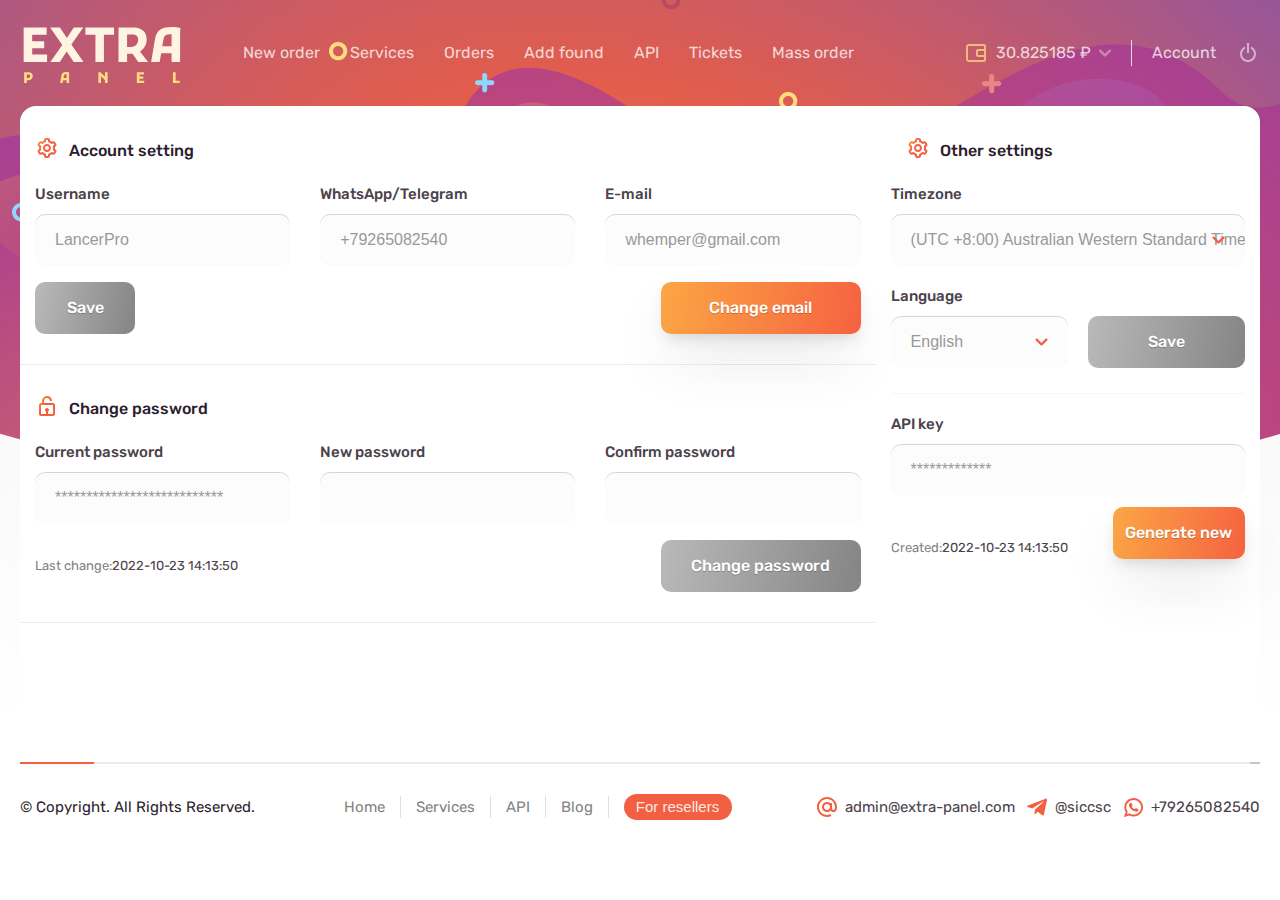
<file: account_profile.html>
<!DOCTYPE html>
<html lang="ru">
  <head>
    <meta charset="utf-8">
    <meta http-equiv="X-UA-Compatible" content="IE=edge">
    <meta name="viewport" content="width=device-width, initial-scale=1">
    <title></title>

    <!-- CSS -->

    <link href="css/main.css" rel="stylesheet">
    <link href="css/media.css" rel="stylesheet">
    <link href="slick/slick.css" rel="stylesheet">
    <link href="slick/slick-theme.css" rel="stylesheet">
  </head>

  
  <body>

    <div class="backdrop"></div>
    <div class="backdrop2"></div>

    <nav class="mt-mobile nav-open">
          <div class="container">
            <div class="mt-munu-mb">
              
          <div class="header-navigation-wr">
            <div class="header-navigation">
              <ul class="burger-ul">
                <li class="burger-li">
                  <a href="#">Home</a>
                </li>
                <li class="burger-li">
                  <a href="#">Services</a>
                </li>
                <li class="burger-li">
                  <a href="#">Api docs</a>
                </li>
                <li class="burger-li">
                  <a href="#">Contacts</a>
                </li>
                <li class="burger-li">
                  <a href="#">For resellers</a>
                </li>
              </ul>
              <div class="header-links">
                <div class="header-link">
                  <button class="modalButton" onclick="toggleModal('#infoModal')">
                    <img src="images/header-link.svg" alt="">
                    Sign in
                  </button>
                </div>
                <div class="header-link">
                  <button class="modalButton2" onclick="toggleModal2('#infoModal2')">
                    <img src="images/header-link2.svg" alt="">
                    Sign up
                  </button>
                </div>
                
              </div>
            </div>
              
          </div>  
        </div>  
             

 
          </div>

        </nav>
    
    <section class="interior">
      
      
      <header class="header">
        <div class="container2">
          <div class="header-wrap">
            <div class="burger">
               <i><svg width="24" height="25" viewBox="0 0 24 25" fill="none" xmlns="http://www.w3.org/2000/svg">
              <path d="M4 6.5H20V8.5H4V6.5ZM4 11.5H20V13.5H4V11.5ZM4 16.5H20V18.5H4V16.5Z" fill="white"/>
              </svg>
              </i>
              <i><svg width="24" height="25" viewBox="0 0 24 25" fill="none" xmlns="http://www.w3.org/2000/svg">
              <path d="M6 20.5L6 4.5H8V20.5H6ZM11 20.5V4.5H13V20.5H11ZM16 20.5V4.5H18V20.5H16Z" fill="white"/>
              </svg>
              </i> 
              </div>
            <div class="header-logo">
              <a href="#">
                <img class="headerlogo-desc" src="images/logo3.svg" alt="">
                <img class="headerlogo-mb" src="images/logo2.png" alt="">
              </a>
            </div>
            <div class="header-right">
              <ul class="header-ul">
                <li class="header-li">
                  <a href="#">New order</a>
                </li>
                <li class="header-li">
                  <a href="#">Services</a>
                </li>
                <li class="header-li">
                  <a href="#">Orders</a>
                </li>
                <li class="header-li">
                  <a href="#">Add found</a>
                </li>
                <li class="header-li">
                  <a href="#">API</a>
                </li>
                <li class="header-li">
                  <a href="#">Tickets</a>
                </li>
                <li class="header-li">
                  <a href="#">Mass order</a>
                </li>
              </ul>
              <div class="header-links2">
                <div class="header-newlink">
                  <a href="#">
                    <img class="header-newlink-img" src="images/header-newlink-img.svg" alt="">
                    30.825185 ₽
                    <img class="header-newlink-arrow" src="images/header-newlink-arrow.svg" alt="">
                  </a>
                </div>
                <div class="header-newlink2">
                  <a href="#">
                    Account
                    <img src="images/header-newlink-img2.svg" alt="">
                  </a>
                </div>
              </div>
            </div>
            <div class="header-mobile-link">
              <button class="modalButton" onclick="toggleModal('#infoModal')">
                <img src="images/header-newlink-img2.svg" alt="">
              </button>
            </div>
          </div>
        </div>
      </header>
      
      <section class="contact contact-padding">
        <div class="container2">
            <div class="contact-border2">
              <div class="profile-wrap">
                <div class="profile-block">
                  <div class="profile-border">
                    <div class="profile-top">
                      <div class="profile-img">
                        <img src="images/profile-img.svg">
                      </div>
                      <div class="profile-title">
                        Account setting
                      </div>
                    </div>
                    <div class="profile-inner">
                      <div class="profile-inner-block">
                        <div class="profile-inner-title">
                          Username
                        </div>
                        <div class="profile-input">
                          <input type="text" size="40" placeholder="LancerPro">
                        </div>
                        <div class="profile-button">
                          <button>Save</button>
                        </div>
                      </div>
                      <div class="profile-inner-block">
                        <div class="profile-inner-title">
                          WhatsApp/Telegram
                        </div>
                        <div class="profile-input">
                          <input type="text" size="40" placeholder="+79265082540">
                        </div>
                        
                      </div>
                      <div class="profile-inner-block">
                        <div class="profile-inner-title">
                          E-mail
                        </div>
                        <div class="profile-input">
                          <input type="text" size="40" placeholder="whemper@gmail.com">
                        </div>
                        <div class="profile-button2">
                          <button>Change email</button>
                        </div>
                      </div>
                    </div>
                  </div>
                  <div class="profile-border">
                    <div class="profile-top">
                      <div class="profile-img">
                        <img src="images/profile-img2.svg">
                      </div>
                      <div class="profile-title">
                        Change password
                      </div>
                    </div>
                    <div class="profile-inner">
                      <div class="profile-inner-block">
                        <div class="profile-inner-title">
                          Current password
                        </div>
                        <div class="profile-input">
                          <input type="text" size="40" placeholder="***************************">
                        </div>
                        <div class="profile-last">
                          Last change: <span>2022-10-23 14:13:50</span>
                        </div>
                      </div>
                      <div class="profile-inner-block">
                        <div class="profile-inner-title">
                          New password
                        </div>
                        <div class="profile-input">
                          <input type="text" size="40" placeholder="">
                        </div>
                        
                      </div>
                      <div class="profile-inner-block">
                        <div class="profile-inner-title">
                          Confirm password
                        </div>
                        <div class="profile-input">
                          <input type="text" size="40" placeholder="">
                        </div>
                        <div class="profile-button3">
                          <button>Change password</button>
                        </div>
                      </div>
                    </div>
                  </div>
                </div>
                <div class="profile-block2">
                  <div class="profile-top">
                    <div class="profile-img">
                      <img src="images/profile-img.svg">
                    </div>
                    <div class="profile-title">
                      Other settings
                    </div>
                  </div>
                  <div class="profile-block2-block">
                    <div class="profile-inner-title">
                      Timezone
                    </div>
                    <div class="profile-input">
                      <input type="text" size="40" placeholder="(UTC +8:00) Australian Western Standard Time, Bei...">
                      <div class="profile-absolute-button">
                        <button>
                          <img src="images/profile-absolute-button.svg" alt="">
                        </button>
                      </div>
                    </div>
                  </div>
                  <div class="profile-block2-block2">
                    <div class="profile-inner-title">
                      Language
                    </div>
                    <div class="profile-wrap-inner">
                      <div class="profile-input profile-input-block">
                        <input type="text" size="40" placeholder="English">
                        <div class="profile-absolute-button">
                          <button>
                            <img src="images/profile-absolute-button.svg" alt="">
                          </button>
                        </div>
                      </div>
                      <div class="profile-button4">
                        <button>Save</button>
                      </div>
                    </div>
                  </div>
                  <div class="profile-block2-block">
                    <div class="profile-inner-title">
                      API key
                    </div>
                    <div class="profile-input">
                      <input type="text" size="40" placeholder="*************">
                      
                    </div>
                    <div class="profile-wrap-inner profile-wrap-inner-pd">
                      <div class="profile-last profile-last-pd">
                        Created: <span>2022-10-23 14:13:50</span>
                      </div>
                      <div class="profile-button5">
                        <button>Generate new</button>
                      </div>
                    </div>
                  </div>
                </div>
              </div>
            </div>
        </div>
      </section>
    </section>


    <footer class="footer">
      <div class="container2 footer-container">
        <div class="footer-restagles">
          <div class="footer-restagle"></div>
        </div>
      </div>
      <div class="container2">
        <div class="footer-wrap">
          <div class="footer-block footer-block-mb">
            <div class="footer-copy">
              © Copyright. All Rights Reserved.
            </div>
          </div>
          <div class="footer-block">
            <div class="footer-inner">
              <ul class="footer-ul">
                <li class="footer-li">
                  <a href="#">Home</a>
                </li>
                <li class="footer-li">
                  <a href="#">Services</a>
                </li>
                <li class="footer-li">
                  <a href="#">API</a>
                </li>
                <li class="footer-li">
                  <a href="#">Blog</a>
                </li>
              </ul>
              <div class="footer-button footer-button-mb">
                <button>For resellers</button>
              </div>
            </div>
          </div>
          <div class="footer-block">
            <div class="footer-links">
              <div class="footer-link">
                <a href="#">
                  <img src="images/footer-link.svg" alt="">
                  admin@extra-panel.com
                </a>
              </div>
              <div class="footer-link">
                <a href="#">
                  <img src="images/footer-link2.svg" alt="">
                  @siccsc
                </a>
              </div>
              <div class="footer-link">
                <a href="#">
                  <img src="images/footer-link3.svg" alt="">
                  +79265082540
                </a>
              </div>
            </div>
          </div>
        </div>
        <div class="footer-mobile">
          <div class="footer-button footer-button-mb2">
              <button>For resellers</button>
          </div>
          <div class="footer-copy">
              © Copyright. All Rights Reserved.
          </div>
        </div>
      </div>
    </footer>


    <div id="infoModal" class="modal">
        <div class="modalHeader">
          
        <div class="modalCloseButton">
            <img src="images/close-modal.svg" alt="">
          </div>
        </div>
        <div class="modalContent">
          <ul class="tabs">
              <li class="tab-link current" data-tab="tab-1">Sign in</li>
              <li class="tab-link mobila-padding" data-tab="tab-2">Sign up</li> 
          </ul>
          <div class="modal-content">
            <div id="tab-1" class="tab-content current">
              
              <div class="modal-input5">
                <input type="text" size="40" placeholder="Username">
              </div>
              <div class="modal-input4">
                <input type="text" size="40" placeholder="*************">
              </div>
              <div class="modal-inner">
                <div class="work-chekbox">
                  <label class="checkbox-main">
                    <input type="checkbox" name="1">
                      <div class="chekbox-title">
                        Remember me
                      </div> 
                    <span class="checkbox"></span>
                  </label>
                </div>
                <div class="work-password">
                  <a href="#">
                    Forgot password?
                  </a>
                </div>
              </div>
              <div class="modal-button">
                <button>Sign in</button>
              </div>
              <div class="modal-wrap">
                <div class="modal-wrap-title">
                  Already have an account?
                </div>
                <div class="modal-wrap-link">
                  <a href="#">Sign up</a>
                </div>
              </div>
            </div>
            <div id="tab-2" class="tab-content">
              <div class="modal-blank">
                <div class="modal-blank-title">
                  Username field cannot be blank
                </div>
                <div class="madal-blank-button">
                  <button>
                    <img src="images/madal-absolute-button.svg" alt="">
                  </button>
                </div>
              </div>
              <div class="modal-input">
                <input type="text" size="40" placeholder="Username">
              </div>
              <div class="modal-input2">
                <input type="text" size="40" placeholder="E-mail">
              </div>
              <div class="modal-input3">
                <input type="text" size="40" placeholder="WhatsApp">
              </div>
              <div class="modal-input4">
                <input type="text" size="40" placeholder="Password">
              </div>
              <div class="modal-input4">
                <input type="text" size="40" placeholder="Confirm password">
              </div>
              <div class="modal-button">
                <button>Registration</button>
              </div>
              <div class="modal-wrap">
                <div class="modal-wrap-title">
                  Already have an account?
                </div>
                <div class="modal-wrap-link">
                  <a href="#">Sign in</a>
                </div>
              </div>
            </div>
          </div>
        </div>
    </div>


    <div id="infoModal2" class="modal2">
        <div class="modalHeader2">
          
        <div class="modalCloseButton2">
            <img src="images/close-modal.svg" alt="">
          </div>
        </div>
        <div class="modalContent2">
          <ul class="tabs2">
              <li class="tab-link" data-tap="tap-1">Sign in</li>
              <li class="tab-link current" data-tap="tap-2">Sign up</li> 
          </ul>
          <div class="modal-content">
            <div id="tap-1" class="tab-content2">
              
              <div class="modal-input5">
                <input type="text" size="40" placeholder="Username">
              </div>
              <div class="modal-input4">
                <input type="text" size="40" placeholder="*************">
              </div>
              <div class="modal-inner">
                <div class="work-chekbox">
                  <label class="checkbox-main">
                    <input type="checkbox" name="1">
                      <div class="chekbox-title">
                        Remember me
                      </div> 
                    <span class="checkbox"></span>
                  </label>
                </div>
                <div class="work-password">
                  <a href="#">
                    Forgot password?
                  </a>
                </div>
              </div>
              <div class="modal-button">
                <button>Sign in</button>
              </div>
              <div class="modal-wrap">
                <div class="modal-wrap-title">
                  Already have an account?
                </div>
                <div class="modal-wrap-link">
                  <a href="#">Sign up</a>
                </div>
              </div>
            </div>
            <div id="tap-2" class="tab-content2 current">
              <div class="modal-blank">
                <div class="modal-blank-title">
                  Username field cannot be blank
                </div>
                <div class="madal-blank-button">
                  <button>
                    <img src="images/madal-absolute-button.svg" alt="">
                  </button>
                </div>
              </div>
              <div class="modal-input">
                <input type="text" size="40" placeholder="Username">
              </div>
              <div class="modal-input2">
                <input type="text" size="40" placeholder="E-mail">
              </div>
              <div class="modal-input3">
                <input type="text" size="40" placeholder="WhatsApp">
              </div>
              <div class="modal-input4">
                <input type="text" size="40" placeholder="Password">
              </div>
              <div class="modal-input4">
                <input type="text" size="40" placeholder="Confirm password">
              </div>
              <div class="modal-button">
                <button>Registration</button>
              </div>
              <div class="modal-wrap">
                <div class="modal-wrap-title">
                  Already have an account?
                </div>
                <div class="modal-wrap-link">
                  <a href="#">Sign in</a>
                </div>
              </div>
            </div>
          </div>
        </div>
    </div>

    <script src="https://ajax.googleapis.com/ajax/libs/jquery/1.11.3/jquery.min.js"></script>
    <script type="text/javascript" src="js/main.js"></script>
    <script type="text/javascript" src="slick/slick.min.js"></script>
  </body>

  
</html>
</file>
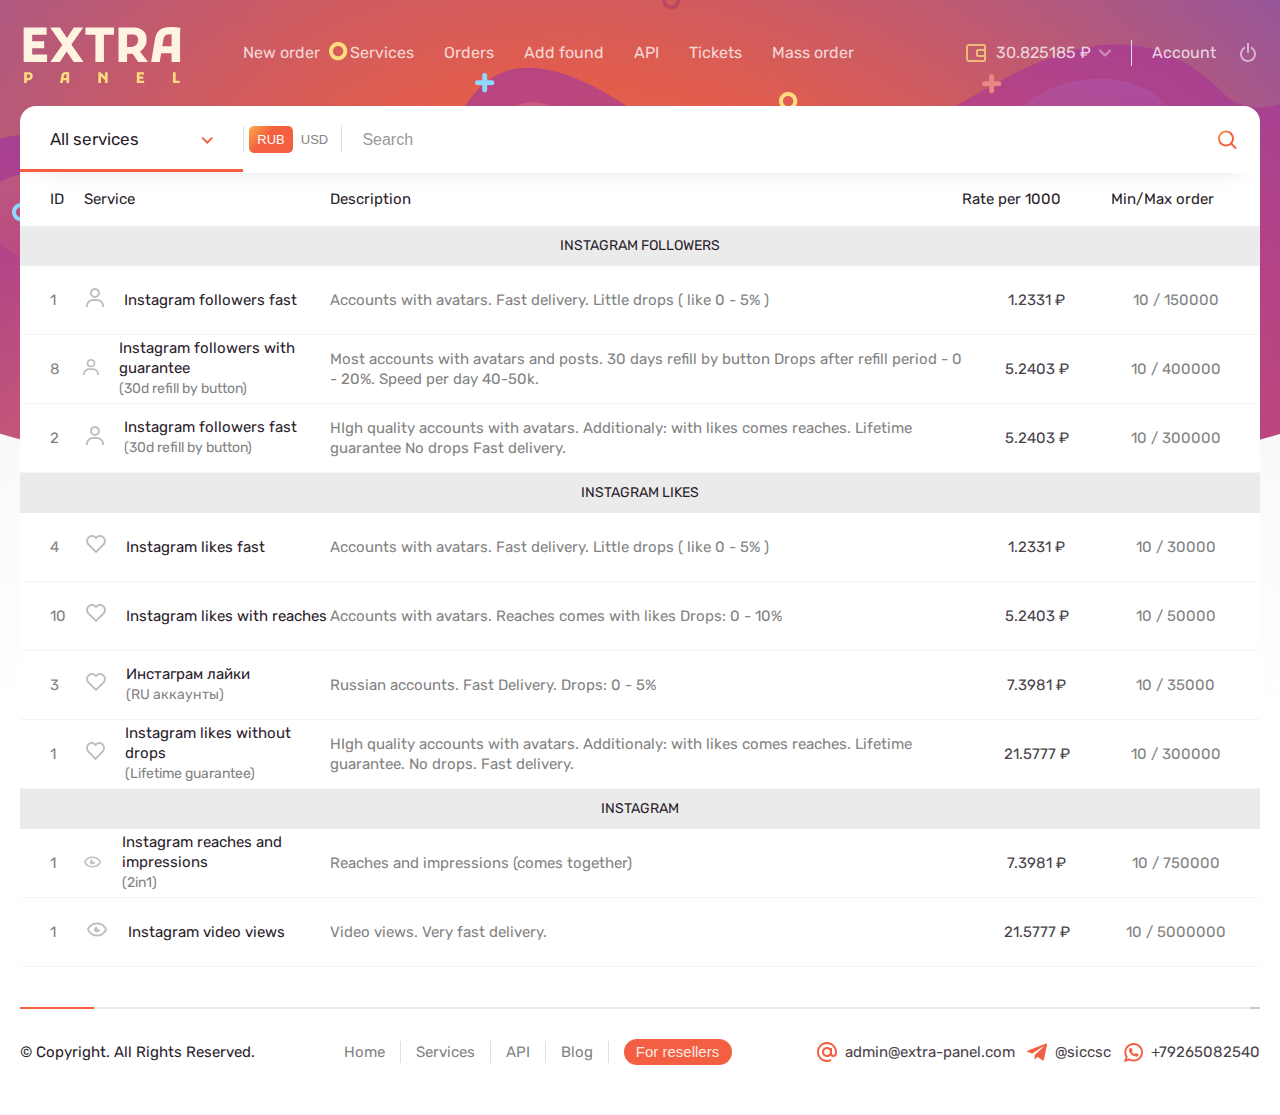
<file: account_services.html>
<!DOCTYPE html>
<html lang="ru">
  <head>
    <meta charset="utf-8">
    <meta http-equiv="X-UA-Compatible" content="IE=edge">
    <meta name="viewport" content="width=device-width, initial-scale=1">
    <title></title>

    <!-- CSS -->

    <link href="css/main.css" rel="stylesheet">
    <link href="css/media.css" rel="stylesheet">
    <link href="slick/slick.css" rel="stylesheet">
    <link href="slick/slick-theme.css" rel="stylesheet">
  </head>

  
  <body>

    <div class="backdrop"></div>
    <div class="backdrop2"></div>

    <nav class="mt-mobile nav-open">
          <div class="container">
            <div class="mt-munu-mb">
              
          <div class="header-navigation-wr">
            <div class="header-navigation">
              <ul class="burger-ul">
                <li class="burger-li">
                  <a href="#">Home</a>
                </li>
                <li class="burger-li">
                  <a href="#">Services</a>
                </li>
                <li class="burger-li">
                  <a href="#">Api docs</a>
                </li>
                <li class="burger-li">
                  <a href="#">Contacts</a>
                </li>
                <li class="burger-li">
                  <a href="#">For resellers</a>
                </li>
              </ul>
              <div class="header-links">
                <div class="header-link">
                  <button class="modalButton" onclick="toggleModal('#infoModal')">
                    <img src="images/header-link.svg" alt="">
                    Sign in
                  </button>
                </div>
                <div class="header-link">
                  <button class="modalButton2" onclick="toggleModal2('#infoModal2')">
                    <img src="images/header-link2.svg" alt="">
                    Sign up
                  </button>
                </div>
                
              </div>
            </div>
              
          </div>  
        </div>  
             

 
          </div>

        </nav>
    
    <section class="interior">
      
      
      <header class="header">
        <div class="container2">
          <div class="header-wrap">
            <div class="burger">
               <i><svg width="24" height="25" viewBox="0 0 24 25" fill="none" xmlns="http://www.w3.org/2000/svg">
              <path d="M4 6.5H20V8.5H4V6.5ZM4 11.5H20V13.5H4V11.5ZM4 16.5H20V18.5H4V16.5Z" fill="white"/>
              </svg>
              </i>
              <i><svg width="24" height="25" viewBox="0 0 24 25" fill="none" xmlns="http://www.w3.org/2000/svg">
              <path d="M6 20.5L6 4.5H8V20.5H6ZM11 20.5V4.5H13V20.5H11ZM16 20.5V4.5H18V20.5H16Z" fill="white"/>
              </svg>
              </i> 
              </div>
            <div class="header-logo">
              <a href="#">
                <img class="headerlogo-desc" src="images/logo3.svg" alt="">
                <img class="headerlogo-mb" src="images/logo2.png" alt="">
              </a>
            </div>
            <div class="header-right">
              <ul class="header-ul">
                <li class="header-li">
                  <a href="#">New order</a>
                </li>
                <li class="header-li">
                  <a href="#">Services</a>
                </li>
                <li class="header-li">
                  <a href="#">Orders</a>
                </li>
                <li class="header-li">
                  <a href="#">Add found</a>
                </li>
                <li class="header-li">
                  <a href="#">API</a>
                </li>
                <li class="header-li">
                  <a href="#">Tickets</a>
                </li>
                <li class="header-li">
                  <a href="#">Mass order</a>
                </li>
              </ul>
              <div class="header-links2">
                <div class="header-newlink">
                  <a href="#">
                    <img class="header-newlink-img" src="images/header-newlink-img.svg" alt="">
                    30.825185 ₽
                    <img class="header-newlink-arrow" src="images/header-newlink-arrow.svg" alt="">
                  </a>
                </div>
                <div class="header-newlink2">
                  <a href="#">
                    Account
                    <img src="images/header-newlink-img2.svg" alt="">
                  </a>
                </div>
              </div>
            </div>
            <div class="header-mobile-link">
              <button class="modalButton" onclick="toggleModal('#infoModal')">
                <img src="images/header-newlink-img2.svg" alt="">
              </button>
            </div>
          </div>
        </div>
      </header>
      
      <section class="contact contact-padding">
        <div class="container2">
            <div class="contact-border2">
              <div class="services-wrap">
                <div class="services-drop2">
                  <div class="services-drop-title">
                    All services
                  </div>
                  <div class="services-drop-arrow">
                    <img src="images/services-drop-arrow.svg" alt="">
                  </div>
                </div>
                <div class="services-buttons2">
                  <div class="services-button">
                    <button>RUB</button>
                  </div>
                  <div class="services-button2">
                    <button>USD</button>
                  </div>
                </div>
                <div class="services-input2">
                  <div class="services-absolute-button">
                    <button>
                      <img src="images/services-absolute-button.svg" alt="">
                    </button>
                  </div>
                  <input type="text" size="40" placeholder="Search">
                </div>
              </div>
              <div class="services-wrap2">
                
                <div class="services-account-block">
                  
                  <div class="services-title">
                    <div class="services-id">ID</div>
                    Service
                  </div>
                </div>
                <div class="services-account-block2">
                  <div class="services-title">Description</div>
                </div>
                <div class="services-account-block3">
                  <div class="services-title">Rate per 1000</div>
                </div>
                <div class="services-account-block4">
                  <div class="services-title">Min/Max order</div>
                </div>
              </div>
              <div class="services-border">
                Instagram followers
              </div>
              <div class="services-wrap3">
                
                <div class="services-account-block">
                  <div class="services-inner">
                    <div class="services-id2">
                      1
                    </div>
                    <div class="services-inner-img">
                      <img src="images/services-inner-img.svg" alt="">
                    </div>
                    <div class="services-inner-title">
                        Instagram followers fast
                    </div>
                  </div>
                </div>
                <div class="services-account-block2">
                  <div class="services-suptitle">
                    Accounts with avatars. Fast delivery. Little drops ( like 0 - 5% )
                  </div>
                </div>
                <div class="services-account-block3">
                  <div class="services-title services-title-mb">Rate per 1000</div>
                  <div class="services-price">
                    1.2331 ₽
                  </div>
                </div>
                <div class="services-account-block4">
                  <div class="services-title services-title-mb">Min/Max order</div>
                  <div class="services-suptitle services-suptitle-pd">
                    10 / 150000
                  </div>
                </div>
              </div>
              <div class="services-wrap3">
                
                <div class="services-account-block">
                  <div class="services-inner">
                    <div class="services-id2">
                      8
                    </div>
                    <div class="services-inner-img">
                      <img src="images/services-inner-img.svg" alt="">
                    </div>
                    <div class="services-inner-title">
                        Instagram followers with guarantee <br><span>(30d refill by button)</span>
                    </div>
                  </div>
                </div>
                <div class="services-account-block2">
                  <div class="services-suptitle">
                    Most accounts with avatars and posts. 30 days refill by button Drops after refill period - 0 - 20%. Speed per day 40-50k.
                  </div>
                </div>
                <div class="services-account-block3">
                  <div class="services-title services-title-mb">Rate per 1000</div>
                  <div class="services-price">
                    5.2403 ₽
                  </div>
                </div>
                <div class="services-account-block4">
                  <div class="services-title services-title-mb">Min/Max order</div>
                  <div class="services-suptitle services-suptitle-pd">
                    10 / 400000
                  </div>
                </div>
              </div>
              <div class="services-wrap3">
                
                <div class="services-account-block">
                  <div class="services-inner">
                    <div class="services-id2">
                      2
                    </div>
                    <div class="services-inner-img">
                      <img src="images/services-inner-img.svg" alt="">
                    </div>
                    <div class="services-inner-title">
                        Instagram followers fast <br><span>(30d refill by button)</span>
                    </div>
                  </div>
                </div>
                <div class="services-account-block2">
                  <div class="services-suptitle">
                    HIgh quality accounts with avatars. Additionaly: with likes comes reaches. Lifetime guarantee No drops Fast delivery.                  
                  </div>
                </div>
                <div class="services-account-block3">
                  <div class="services-title services-title-mb">Rate per 1000</div>
                  <div class="services-price">
                    5.2403 ₽
                  </div>
                </div>
                <div class="services-account-block4">
                  <div class="services-title services-title-mb">Min/Max order</div>
                  <div class="services-suptitle services-suptitle-pd">
                    10 / 300000
                  </div>
                </div>
              </div>
              <div class="services-border">
                Instagram Likes
              </div>
              <div class="services-wrap3">
                
                <div class="services-account-block">
                  <div class="services-inner">
                    <div class="services-id2">
                      4
                    </div>
                    <div class="services-inner-img">
                      <img src="images/services-inner-img2.svg" alt="">
                    </div>
                    <div class="services-inner-title">
                        Instagram likes fast
                    </div>
                  </div>
                </div>
                <div class="services-account-block2">
                  <div class="services-suptitle">
                    Accounts with avatars. Fast delivery. Little drops ( like 0 - 5% )                  
                  </div>
                </div>
                <div class="services-account-block3">
                  <div class="services-title services-title-mb">Rate per 1000</div>
                  <div class="services-price">
                    1.2331 ₽
                  </div>
                </div>
                <div class="services-account-block4">
                  <div class="services-title services-title-mb">Min/Max order</div>
                  <div class="services-suptitle services-suptitle-pd">
                    10 / 30000
                  </div>
                </div>
              </div>
              <div class="services-wrap3">
                
                <div class="services-account-block">
                  <div class="services-inner">
                    <div class="services-id2">
                      10
                    </div>
                    <div class="services-inner-img">
                      <img src="images/services-inner-img2.svg" alt="">
                    </div>
                    <div class="services-inner-title">
                        Instagram likes with reaches
                    </div>
                  </div>
                </div>
                <div class="services-account-block2">
                  <div class="services-suptitle">
                    Accounts with avatars. Reaches comes with likes Drops: 0 - 10%                  
                  </div>
                </div>
                <div class="services-account-block3">
                  <div class="services-title services-title-mb">Rate per 1000</div>
                  <div class="services-price">
                    5.2403 ₽
                  </div>
                </div>
                <div class="services-account-block4">
                  <div class="services-title services-title-mb">Min/Max order</div>
                  <div class="services-suptitle services-suptitle-pd">
                    10 / 50000 
                  </div>
                </div>
              </div>
              <div class="services-wrap3">
                
                <div class="services-account-block">
                  <div class="services-inner">
                    <div class="services-id2">
                      3
                    </div>
                    <div class="services-inner-img">
                      <img src="images/services-inner-img2.svg" alt="">
                    </div>
                    <div class="services-inner-title">
                        Инстаграм лайки <br><span>(RU аккаунты)</span>
                    </div>
                  </div>
                </div>
                <div class="services-account-block2">
                  <div class="services-suptitle">
                    Russian accounts. Fast Delivery. Drops: 0 - 5%                  
                  </div>
                </div>
                <div class="services-account-block3">
                  <div class="services-title services-title-mb">Rate per 1000</div>
                  <div class="services-price">
                    7.3981 ₽
                  </div>
                </div>
                <div class="services-account-block4">
                  <div class="services-title services-title-mb">Min/Max order</div>
                  <div class="services-suptitle services-suptitle-pd">
                    10 / 35000
                  </div>
                </div>
              </div>
              <div class="services-wrap3">
                
                <div class="services-account-block">
                  <div class="services-inner">
                    <div class="services-id2">
                      1
                    </div>
                    <div class="services-inner-img">
                      <img src="images/services-inner-img2.svg" alt="">
                    </div>
                    <div class="services-inner-title">
                        Instagram likes without drops <br><span>(Lifetime guarantee)</span>
                    </div>
                  </div>
                </div>
                <div class="services-account-block2">
                  <div class="services-suptitle">
                    HIgh quality accounts with avatars. Additionaly: with likes comes reaches. Lifetime guarantee. No drops. Fast delivery.                 
                  </div>
                </div>
                <div class="services-account-block3">
                  <div class="services-title services-title-mb">Rate per 1000</div>
                  <div class="services-price">
                    21.5777 ₽
                  </div>
                </div>
                <div class="services-account-block4">
                  <div class="services-title services-title-mb">Min/Max order</div>
                  <div class="services-suptitle services-suptitle-pd">
                    10 / 300000
                  </div>
                </div>
              </div>
              <div class="services-border">
                Instagram
              </div>
              <div class="services-wrap3">
                
                <div class="services-account-block">
                  <div class="services-inner">
                    <div class="services-id2">
                      1
                    </div>
                    <div class="services-inner-img">
                      <img src="images/services-inner-img3.svg" alt="">
                    </div>
                    <div class="services-inner-title">
                        Instagram reaches and impressions <br><span>(2in1)</span>
                    </div>
                  </div>
                </div>
                <div class="services-account-block2">
                  <div class="services-suptitle">
                    Reaches and impressions (comes together)                 
                  </div>
                </div>
                <div class="services-account-block3">
                  <div class="services-title services-title-mb">Rate per 1000</div>
                  <div class="services-price">
                    7.3981 ₽
                  </div>
                </div>
                <div class="services-account-block4">
                  <div class="services-title services-title-mb">Min/Max order</div>
                  <div class="services-suptitle services-suptitle-pd">
                    10 / 750000
                  </div>
                </div>
              </div>
              <div class="services-wrap3">
                
                <div class="services-account-block">
                  <div class="services-inner">
                    <div class="services-id2">
                      1
                    </div>
                    <div class="services-inner-img">
                      <img src="images/services-inner-img3.svg" alt="">
                    </div>
                    <div class="services-inner-title">
                        Instagram video views
                    </div>
                  </div>
                </div>
                <div class="services-account-block2">
                  <div class="services-suptitle">
                    Video views. Very fast delivery.                 
                  </div>
                </div>
                <div class="services-account-block3">
                  <div class="services-title services-title-mb">Rate per 1000</div>
                  <div class="services-price">
                    21.5777 ₽
                  </div>
                </div>
                <div class="services-account-block4">
                  <div class="services-title services-title-mb">Min/Max order</div>
                  <div class="services-suptitle services-suptitle-pd">
                    10 / 5000000
                  </div>
                </div>
              </div>
            </div>
        </div>
      </section>
    </section>


    <footer class="footer">
      <div class="container2 footer-container">
        <div class="footer-restagles">
          <div class="footer-restagle"></div>
        </div>
      </div>
      <div class="container2">
        <div class="footer-wrap">
          <div class="footer-block footer-block-mb">
            <div class="footer-copy">
              © Copyright. All Rights Reserved.
            </div>
          </div>
          <div class="footer-block">
            <div class="footer-inner">
              <ul class="footer-ul">
                <li class="footer-li">
                  <a href="#">Home</a>
                </li>
                <li class="footer-li">
                  <a href="#">Services</a>
                </li>
                <li class="footer-li">
                  <a href="#">API</a>
                </li>
                <li class="footer-li">
                  <a href="#">Blog</a>
                </li>
              </ul>
              <div class="footer-button footer-button-mb">
                <button>For resellers</button>
              </div>
            </div>
          </div>
          <div class="footer-block">
            <div class="footer-links">
              <div class="footer-link">
                <a href="#">
                  <img src="images/footer-link.svg" alt="">
                  admin@extra-panel.com
                </a>
              </div>
              <div class="footer-link">
                <a href="#">
                  <img src="images/footer-link2.svg" alt="">
                  @siccsc
                </a>
              </div>
              <div class="footer-link">
                <a href="#">
                  <img src="images/footer-link3.svg" alt="">
                  +79265082540
                </a>
              </div>
            </div>
          </div>
        </div>
        <div class="footer-mobile">
          <div class="footer-button footer-button-mb2">
              <button>For resellers</button>
          </div>
          <div class="footer-copy">
              © Copyright. All Rights Reserved.
          </div>
        </div>
      </div>
    </footer>


    <div id="infoModal" class="modal">
        <div class="modalHeader">
          
        <div class="modalCloseButton">
            <img src="images/close-modal.svg" alt="">
          </div>
        </div>
        <div class="modalContent">
          <ul class="tabs">
              <li class="tab-link current" data-tab="tab-1">Sign in</li>
              <li class="tab-link mobila-padding" data-tab="tab-2">Sign up</li> 
          </ul>
          <div class="modal-content">
            <div id="tab-1" class="tab-content current">
              
              <div class="modal-input5">
                <input type="text" size="40" placeholder="Username">
              </div>
              <div class="modal-input4">
                <input type="text" size="40" placeholder="*************">
              </div>
              <div class="modal-inner">
                <div class="work-chekbox">
                  <label class="checkbox-main">
                    <input type="checkbox" name="1">
                      <div class="chekbox-title">
                        Remember me
                      </div> 
                    <span class="checkbox"></span>
                  </label>
                </div>
                <div class="work-password">
                  <a href="#">
                    Forgot password?
                  </a>
                </div>
              </div>
              <div class="modal-button">
                <button>Sign in</button>
              </div>
              <div class="modal-wrap">
                <div class="modal-wrap-title">
                  Already have an account?
                </div>
                <div class="modal-wrap-link">
                  <a href="#">Sign up</a>
                </div>
              </div>
            </div>
            <div id="tab-2" class="tab-content">
              <div class="modal-blank">
                <div class="modal-blank-title">
                  Username field cannot be blank
                </div>
                <div class="madal-blank-button">
                  <button>
                    <img src="images/madal-absolute-button.svg" alt="">
                  </button>
                </div>
              </div>
              <div class="modal-input">
                <input type="text" size="40" placeholder="Username">
              </div>
              <div class="modal-input2">
                <input type="text" size="40" placeholder="E-mail">
              </div>
              <div class="modal-input3">
                <input type="text" size="40" placeholder="WhatsApp">
              </div>
              <div class="modal-input4">
                <input type="text" size="40" placeholder="Password">
              </div>
              <div class="modal-input4">
                <input type="text" size="40" placeholder="Confirm password">
              </div>
              <div class="modal-button">
                <button>Registration</button>
              </div>
              <div class="modal-wrap">
                <div class="modal-wrap-title">
                  Already have an account?
                </div>
                <div class="modal-wrap-link">
                  <a href="#">Sign in</a>
                </div>
              </div>
            </div>
          </div>
        </div>
    </div>


    <div id="infoModal2" class="modal2">
        <div class="modalHeader2">
          
        <div class="modalCloseButton2">
            <img src="images/close-modal.svg" alt="">
          </div>
        </div>
        <div class="modalContent2">
          <ul class="tabs2">
              <li class="tab-link" data-tap="tap-1">Sign in</li>
              <li class="tab-link current" data-tap="tap-2">Sign up</li> 
          </ul>
          <div class="modal-content">
            <div id="tap-1" class="tab-content2">
              
              <div class="modal-input5">
                <input type="text" size="40" placeholder="Username">
              </div>
              <div class="modal-input4">
                <input type="text" size="40" placeholder="*************">
              </div>
              <div class="modal-inner">
                <div class="work-chekbox">
                  <label class="checkbox-main">
                    <input type="checkbox" name="1">
                      <div class="chekbox-title">
                        Remember me
                      </div> 
                    <span class="checkbox"></span>
                  </label>
                </div>
                <div class="work-password">
                  <a href="#">
                    Forgot password?
                  </a>
                </div>
              </div>
              <div class="modal-button">
                <button>Sign in</button>
              </div>
              <div class="modal-wrap">
                <div class="modal-wrap-title">
                  Already have an account?
                </div>
                <div class="modal-wrap-link">
                  <a href="#">Sign up</a>
                </div>
              </div>
            </div>
            <div id="tap-2" class="tab-content2 current">
              <div class="modal-blank">
                <div class="modal-blank-title">
                  Username field cannot be blank
                </div>
                <div class="madal-blank-button">
                  <button>
                    <img src="images/madal-absolute-button.svg" alt="">
                  </button>
                </div>
              </div>
              <div class="modal-input">
                <input type="text" size="40" placeholder="Username">
              </div>
              <div class="modal-input2">
                <input type="text" size="40" placeholder="E-mail">
              </div>
              <div class="modal-input3">
                <input type="text" size="40" placeholder="WhatsApp">
              </div>
              <div class="modal-input4">
                <input type="text" size="40" placeholder="Password">
              </div>
              <div class="modal-input4">
                <input type="text" size="40" placeholder="Confirm password">
              </div>
              <div class="modal-button">
                <button>Registration</button>
              </div>
              <div class="modal-wrap">
                <div class="modal-wrap-title">
                  Already have an account?
                </div>
                <div class="modal-wrap-link">
                  <a href="#">Sign in</a>
                </div>
              </div>
            </div>
          </div>
        </div>
    </div>

    <script src="https://ajax.googleapis.com/ajax/libs/jquery/1.11.3/jquery.min.js"></script>
    <script type="text/javascript" src="js/main.js"></script>
    <script type="text/javascript" src="slick/slick.min.js"></script>
  </body>

  
</html>
</file>
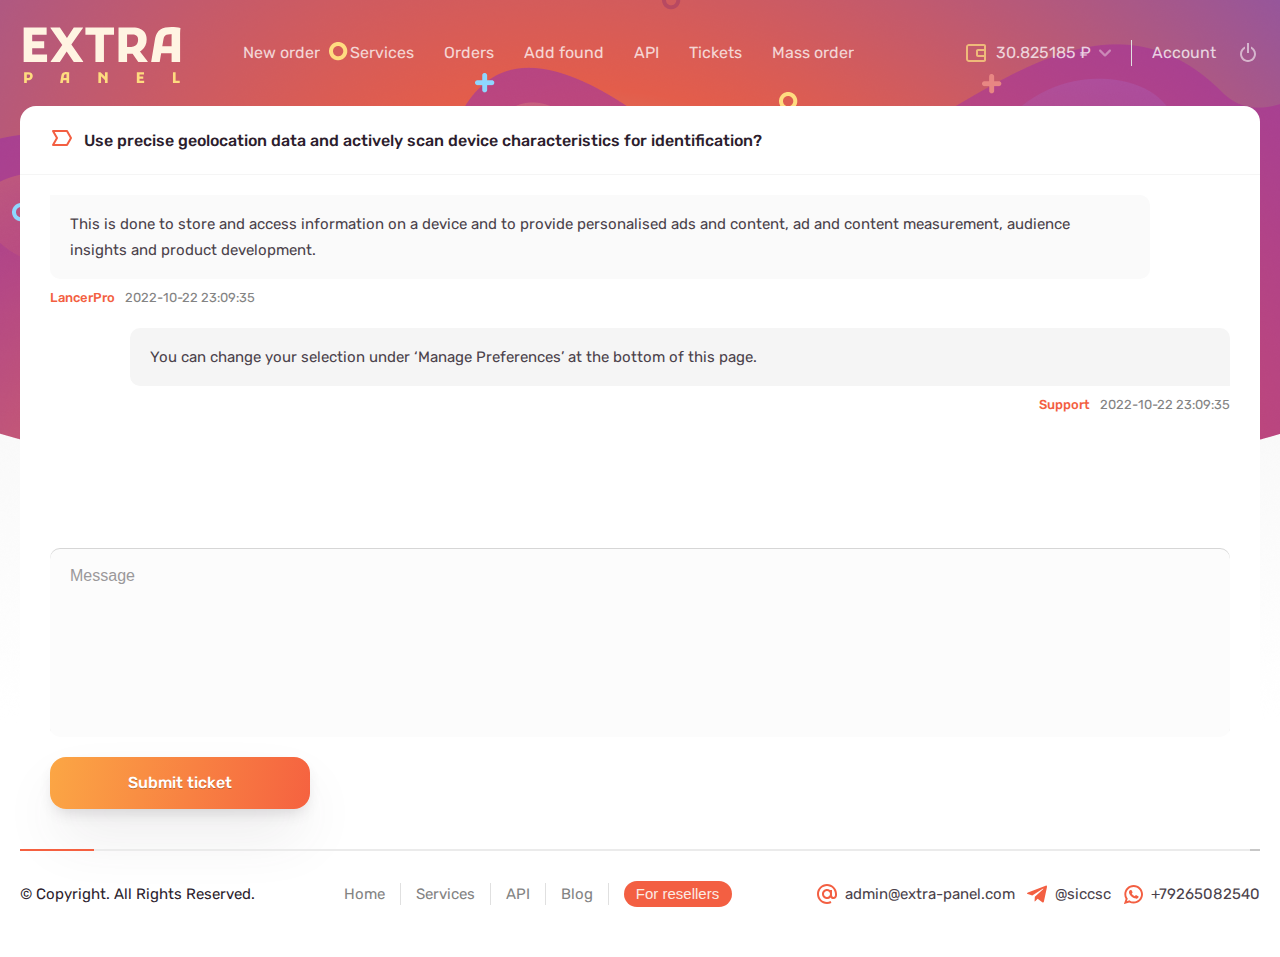
<file: account_ticketmessage.html>
<!DOCTYPE html>
<html lang="ru">
  <head>
    <meta charset="utf-8">
    <meta http-equiv="X-UA-Compatible" content="IE=edge">
    <meta name="viewport" content="width=device-width, initial-scale=1">
    <title></title>

    <!-- CSS -->

    <link href="css/main.css" rel="stylesheet">
    <link href="css/media.css" rel="stylesheet">
    <link href="slick/slick.css" rel="stylesheet">
    <link href="slick/slick-theme.css" rel="stylesheet">
  </head>

  
  <body>

    <div class="backdrop"></div>
    <div class="backdrop2"></div>

    <nav class="mt-mobile nav-open">
          <div class="container">
            <div class="mt-munu-mb">
              
          <div class="header-navigation-wr">
            <div class="header-navigation">
              <ul class="burger-ul">
                <li class="burger-li">
                  <a href="#">Home</a>
                </li>
                <li class="burger-li">
                  <a href="#">Services</a>
                </li>
                <li class="burger-li">
                  <a href="#">Api docs</a>
                </li>
                <li class="burger-li">
                  <a href="#">Contacts</a>
                </li>
                <li class="burger-li">
                  <a href="#">For resellers</a>
                </li>
              </ul>
              <div class="header-links">
                <div class="header-link">
                  <button class="modalButton" onclick="toggleModal('#infoModal')">
                    <img src="images/header-link.svg" alt="">
                    Sign in
                  </button>
                </div>
                <div class="header-link">
                  <button class="modalButton2" onclick="toggleModal2('#infoModal2')">
                    <img src="images/header-link2.svg" alt="">
                    Sign up
                  </button>
                </div>
                
              </div>
            </div>
              
          </div>  
        </div>  
             

 
          </div>

        </nav>
    
    <section class="interior">
      
      
      <header class="header">
        <div class="container2">
          <div class="header-wrap">
            <div class="burger">
               <i><svg width="24" height="25" viewBox="0 0 24 25" fill="none" xmlns="http://www.w3.org/2000/svg">
              <path d="M4 6.5H20V8.5H4V6.5ZM4 11.5H20V13.5H4V11.5ZM4 16.5H20V18.5H4V16.5Z" fill="white"/>
              </svg>
              </i>
              <i><svg width="24" height="25" viewBox="0 0 24 25" fill="none" xmlns="http://www.w3.org/2000/svg">
              <path d="M6 20.5L6 4.5H8V20.5H6ZM11 20.5V4.5H13V20.5H11ZM16 20.5V4.5H18V20.5H16Z" fill="white"/>
              </svg>
              </i> 
              </div>
            <div class="header-logo">
              <a href="#">
                <img class="headerlogo-desc" src="images/logo3.svg" alt="">
                <img class="headerlogo-mb" src="images/logo2.png" alt="">
              </a>
            </div>
            <div class="header-right">
              <ul class="header-ul">
                <li class="header-li">
                  <a href="#">New order</a>
                </li>
                <li class="header-li">
                  <a href="#">Services</a>
                </li>
                <li class="header-li">
                  <a href="#">Orders</a>
                </li>
                <li class="header-li">
                  <a href="#">Add found</a>
                </li>
                <li class="header-li">
                  <a href="#">API</a>
                </li>
                <li class="header-li">
                  <a href="#">Tickets</a>
                </li>
                <li class="header-li">
                  <a href="#">Mass order</a>
                </li>
              </ul>
              <div class="header-links2">
                <div class="header-newlink">
                  <a href="#">
                    <img class="header-newlink-img" src="images/header-newlink-img.svg" alt="">
                    30.825185 ₽
                    <img class="header-newlink-arrow" src="images/header-newlink-arrow.svg" alt="">
                  </a>
                </div>
                <div class="header-newlink2">
                  <a href="#">
                    Account
                    <img src="images/header-newlink-img2.svg" alt="">
                  </a>
                </div>
              </div>
            </div>
            <div class="header-mobile-link">
              <button class="modalButton" onclick="toggleModal('#infoModal')">
                <img src="images/header-newlink-img2.svg" alt="">
              </button>
            </div>
          </div>
        </div>
      </header>
      
      <section class="contact contact-padding">
        <div class="container2">
            <div class="contact-border2">
              <div class="addorders-top">
                <div class="addorders-img">
                  <img src="images/addorders-img2.svg" alt="">
                </div>
                <div class="addorders-title">
                  Use precise geolocation data and actively scan device characteristics for identification?
                </div>
              </div>
              <div class="ticketmessage-height">
                <div class="ticketmessage-border">
                  <div class="ticketmessage-message">
                     This is done to store and access information on a device and to provide personalised ads and content, ad and content measurement, audience insights and product development.
                  </div>
                </div>
                <div class="ticketmessage-info">
                  <div class="ticketmessage-name">
                    LancerPro
                  </div>
                  <div class="ticketmessage-data">
                    2022-10-22 23:09:35
                  </div>
                </div>
                <div class="ticketmessage-right">
                  <div class="ticketmessage-block">
                    <div class="ticketmessage-border2">
                      <div class="ticketmessage-message">
                         You can change your selection under ‘Manage Preferences’ at the bottom of this page.
                      </div>
                    </div>
                    <div class="ticketmessage-info2">
                      <div class="ticketmessage-name">
                        Support
                      </div>
                      <div class="ticketmessage-data">
                        2022-10-22 23:09:35
                      </div>
                    </div>
                  </div>
                </div>
              </div>
              <div class="ticketmessage-input">
                <input type="text" size="40" placeholder="Message">
              </div>
              <div class="ticketmessage-button">
                <div class="addorders-button">
                  <button>Submit ticket</button>
                </div>
              </div>
            </div>
        </div>
      </section>
    </section>


    <footer class="footer">
      <div class="container2 footer-container">
        <div class="footer-restagles">
          <div class="footer-restagle"></div>
        </div>
      </div>
      <div class="container2">
        <div class="footer-wrap">
          <div class="footer-block footer-block-mb">
            <div class="footer-copy">
              © Copyright. All Rights Reserved.
            </div>
          </div>
          <div class="footer-block">
            <div class="footer-inner">
              <ul class="footer-ul">
                <li class="footer-li">
                  <a href="#">Home</a>
                </li>
                <li class="footer-li">
                  <a href="#">Services</a>
                </li>
                <li class="footer-li">
                  <a href="#">API</a>
                </li>
                <li class="footer-li">
                  <a href="#">Blog</a>
                </li>
              </ul>
              <div class="footer-button footer-button-mb">
                <button>For resellers</button>
              </div>
            </div>
          </div>
          <div class="footer-block">
            <div class="footer-links">
              <div class="footer-link">
                <a href="#">
                  <img src="images/footer-link.svg" alt="">
                  admin@extra-panel.com
                </a>
              </div>
              <div class="footer-link">
                <a href="#">
                  <img src="images/footer-link2.svg" alt="">
                  @siccsc
                </a>
              </div>
              <div class="footer-link">
                <a href="#">
                  <img src="images/footer-link3.svg" alt="">
                  +79265082540
                </a>
              </div>
            </div>
          </div>
        </div>
        <div class="footer-mobile">
          <div class="footer-button footer-button-mb2">
              <button>For resellers</button>
          </div>
          <div class="footer-copy">
              © Copyright. All Rights Reserved.
          </div>
        </div>
      </div>
    </footer>


    <div id="infoModal" class="modal">
        <div class="modalHeader">
          
        <div class="modalCloseButton">
            <img src="images/close-modal.svg" alt="">
          </div>
        </div>
        <div class="modalContent">
          <ul class="tabs">
              <li class="tab-link current" data-tab="tab-1">Sign in</li>
              <li class="tab-link mobila-padding" data-tab="tab-2">Sign up</li> 
          </ul>
          <div class="modal-content">
            <div id="tab-1" class="tab-content current">
              
              <div class="modal-input5">
                <input type="text" size="40" placeholder="Username">
              </div>
              <div class="modal-input4">
                <input type="text" size="40" placeholder="*************">
              </div>
              <div class="modal-inner">
                <div class="work-chekbox">
                  <label class="checkbox-main">
                    <input type="checkbox" name="1">
                      <div class="chekbox-title">
                        Remember me
                      </div> 
                    <span class="checkbox"></span>
                  </label>
                </div>
                <div class="work-password">
                  <a href="#">
                    Forgot password?
                  </a>
                </div>
              </div>
              <div class="modal-button">
                <button>Sign in</button>
              </div>
              <div class="modal-wrap">
                <div class="modal-wrap-title">
                  Already have an account?
                </div>
                <div class="modal-wrap-link">
                  <a href="#">Sign up</a>
                </div>
              </div>
            </div>
            <div id="tab-2" class="tab-content">
              <div class="modal-blank">
                <div class="modal-blank-title">
                  Username field cannot be blank
                </div>
                <div class="madal-blank-button">
                  <button>
                    <img src="images/madal-absolute-button.svg" alt="">
                  </button>
                </div>
              </div>
              <div class="modal-input">
                <input type="text" size="40" placeholder="Username">
              </div>
              <div class="modal-input2">
                <input type="text" size="40" placeholder="E-mail">
              </div>
              <div class="modal-input3">
                <input type="text" size="40" placeholder="WhatsApp">
              </div>
              <div class="modal-input4">
                <input type="text" size="40" placeholder="Password">
              </div>
              <div class="modal-input4">
                <input type="text" size="40" placeholder="Confirm password">
              </div>
              <div class="modal-button">
                <button>Registration</button>
              </div>
              <div class="modal-wrap">
                <div class="modal-wrap-title">
                  Already have an account?
                </div>
                <div class="modal-wrap-link">
                  <a href="#">Sign in</a>
                </div>
              </div>
            </div>
          </div>
        </div>
    </div>


    <div id="infoModal2" class="modal2">
        <div class="modalHeader2">
          
        <div class="modalCloseButton2">
            <img src="images/close-modal.svg" alt="">
          </div>
        </div>
        <div class="modalContent2">
          <ul class="tabs2">
              <li class="tab-link" data-tap="tap-1">Sign in</li>
              <li class="tab-link current" data-tap="tap-2">Sign up</li> 
          </ul>
          <div class="modal-content">
            <div id="tap-1" class="tab-content2">
              
              <div class="modal-input5">
                <input type="text" size="40" placeholder="Username">
              </div>
              <div class="modal-input4">
                <input type="text" size="40" placeholder="*************">
              </div>
              <div class="modal-inner">
                <div class="work-chekbox">
                  <label class="checkbox-main">
                    <input type="checkbox" name="1">
                      <div class="chekbox-title">
                        Remember me
                      </div> 
                    <span class="checkbox"></span>
                  </label>
                </div>
                <div class="work-password">
                  <a href="#">
                    Forgot password?
                  </a>
                </div>
              </div>
              <div class="modal-button">
                <button>Sign in</button>
              </div>
              <div class="modal-wrap">
                <div class="modal-wrap-title">
                  Already have an account?
                </div>
                <div class="modal-wrap-link">
                  <a href="#">Sign up</a>
                </div>
              </div>
            </div>
            <div id="tap-2" class="tab-content2 current">
              <div class="modal-blank">
                <div class="modal-blank-title">
                  Username field cannot be blank
                </div>
                <div class="madal-blank-button">
                  <button>
                    <img src="images/madal-absolute-button.svg" alt="">
                  </button>
                </div>
              </div>
              <div class="modal-input">
                <input type="text" size="40" placeholder="Username">
              </div>
              <div class="modal-input2">
                <input type="text" size="40" placeholder="E-mail">
              </div>
              <div class="modal-input3">
                <input type="text" size="40" placeholder="WhatsApp">
              </div>
              <div class="modal-input4">
                <input type="text" size="40" placeholder="Password">
              </div>
              <div class="modal-input4">
                <input type="text" size="40" placeholder="Confirm password">
              </div>
              <div class="modal-button">
                <button>Registration</button>
              </div>
              <div class="modal-wrap">
                <div class="modal-wrap-title">
                  Already have an account?
                </div>
                <div class="modal-wrap-link">
                  <a href="#">Sign in</a>
                </div>
              </div>
            </div>
          </div>
        </div>
    </div>

    <script src="https://ajax.googleapis.com/ajax/libs/jquery/1.11.3/jquery.min.js"></script>
    <script type="text/javascript" src="js/main.js"></script>
    <script type="text/javascript" src="slick/slick.min.js"></script>
  </body>

  
</html>
</file>
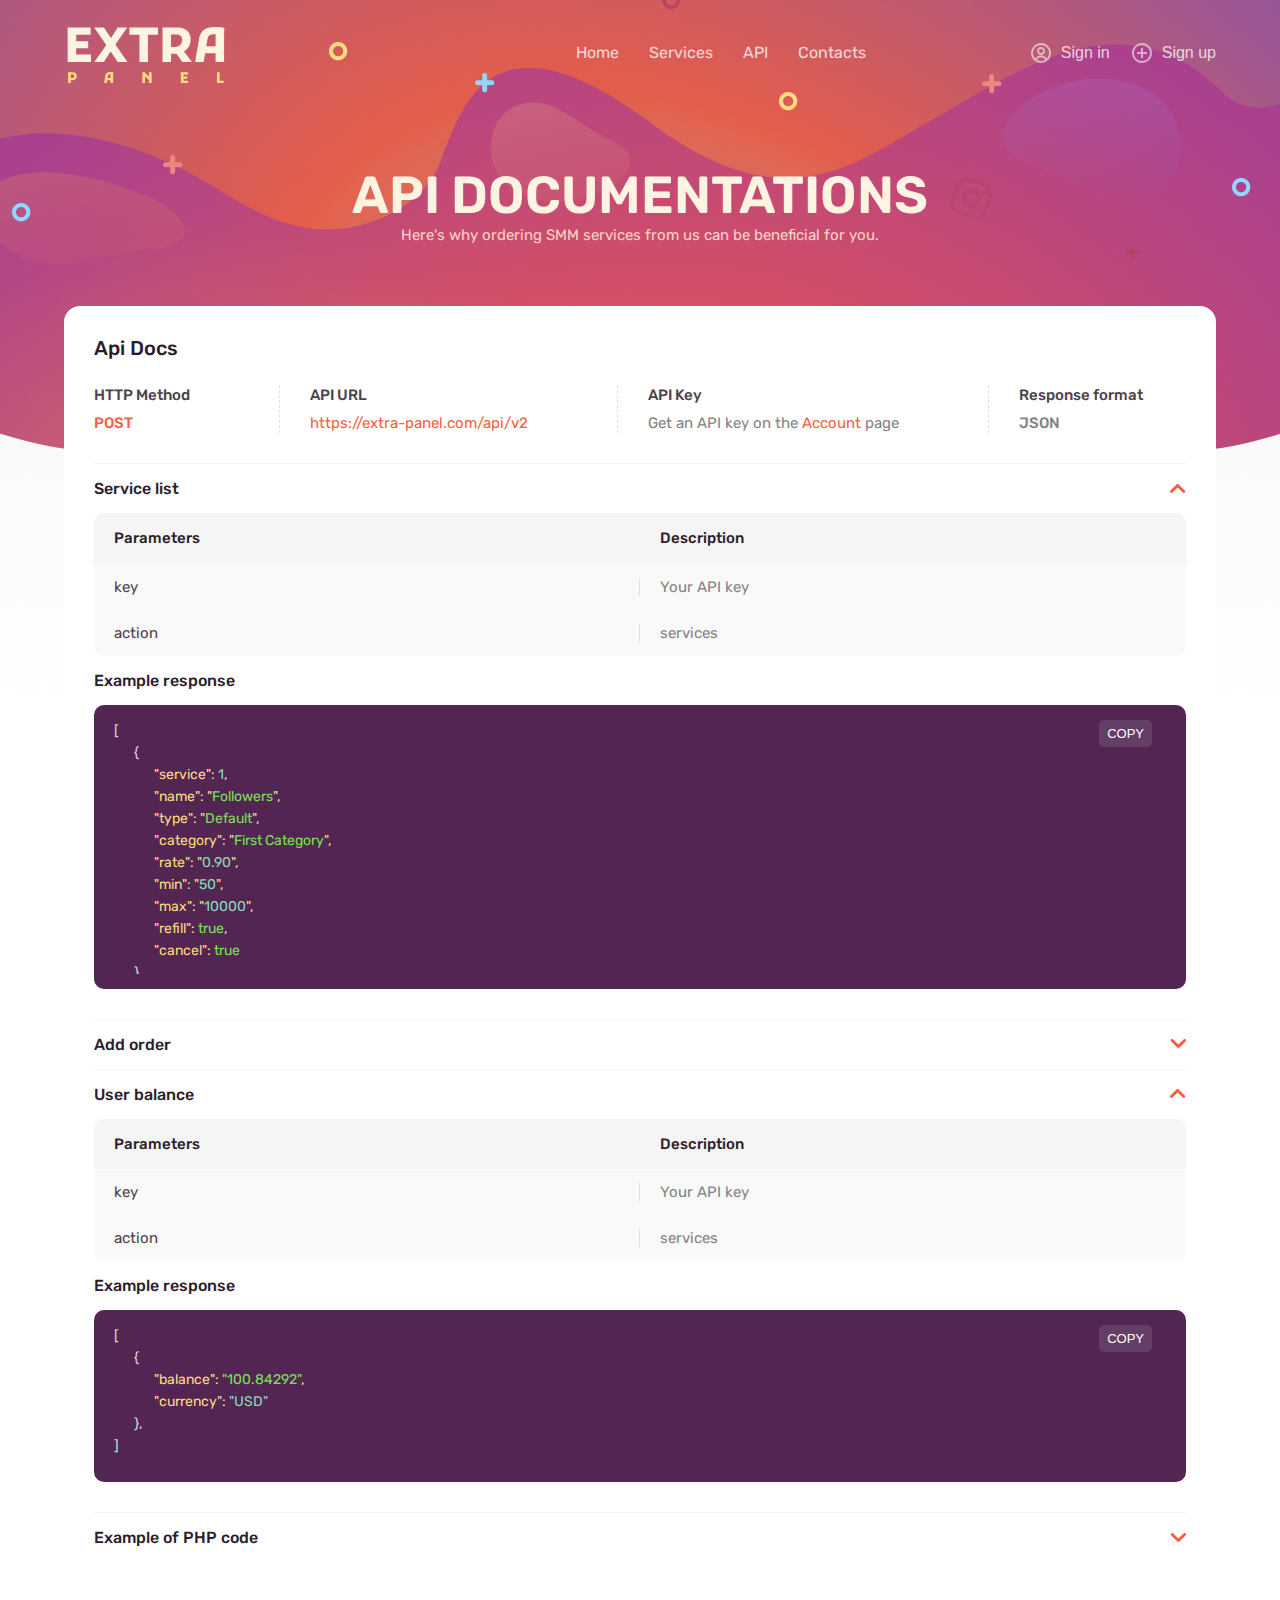
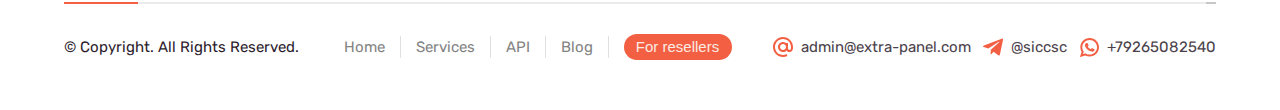
<file: api.html>
<!DOCTYPE html>
<html lang="ru">
  <head>
    <meta charset="utf-8">
    <meta http-equiv="X-UA-Compatible" content="IE=edge">
    <meta name="viewport" content="width=device-width, initial-scale=1">
    <title></title>

    <!-- CSS -->

    <link href="css/main.css" rel="stylesheet">
    <link href="css/media.css" rel="stylesheet">
    <link href="slick/slick.css" rel="stylesheet">
    <link href="slick/slick-theme.css" rel="stylesheet">
  </head>

  
  <body>

    <div class="backdrop"></div>
    <div class="backdrop2"></div>

    <nav class="mt-mobile nav-open">
          <div class="container">
            <div class="mt-munu-mb">
              
          <div class="header-navigation-wr">
            <div class="header-navigation">
              <ul class="burger-ul">
                <li class="burger-li">
                  <a href="#">Home</a>
                </li>
                <li class="burger-li">
                  <a href="#">Services</a>
                </li>
                <li class="burger-li">
                  <a href="#">Api docs</a>
                </li>
                <li class="burger-li">
                  <a href="#">Contacts</a>
                </li>
                <li class="burger-li">
                  <a href="#">For resellers</a>
                </li>
              </ul>
              <div class="header-links">
                <div class="header-link">
                  <button class="modalButton" onclick="toggleModal('#infoModal')">
                    <img src="images/header-link.svg" alt="">
                    Sign in
                  </button>
                </div>
                <div class="header-link">
                  <button class="modalButton2" onclick="toggleModal2('#infoModal2')">
                    <img src="images/header-link2.svg" alt="">
                    Sign up
                  </button>
                </div>
                
              </div>
            </div>
              
          </div>  
        </div>  
             

 
          </div>

        </nav>
    
    <section class="interior">
      
      
      <header class="header">
        <div class="container">
          <div class="header-wrap">
            <div class="burger">
               <i><svg width="24" height="25" viewBox="0 0 24 25" fill="none" xmlns="http://www.w3.org/2000/svg">
              <path d="M4 6.5H20V8.5H4V6.5ZM4 11.5H20V13.5H4V11.5ZM4 16.5H20V18.5H4V16.5Z" fill="white"/>
              </svg>
              </i>
              <i><svg width="24" height="25" viewBox="0 0 24 25" fill="none" xmlns="http://www.w3.org/2000/svg">
              <path d="M6 20.5L6 4.5H8V20.5H6ZM11 20.5V4.5H13V20.5H11ZM16 20.5V4.5H18V20.5H16Z" fill="white"/>
              </svg>
              </i> 
              </div>
            <div class="header-logo">
              <a href="#">
                <img class="headerlogo-desc" src="images/logo3.svg" alt="">
                <img class="headerlogo-mb" src="images/logo2.png" alt="">
              </a>
            </div>
            <div class="header-right">
              <ul class="header-ul">
                <li class="header-li">
                  <a href="#">Home</a>
                </li>
                <li class="header-li">
                  <a href="#">Services</a>
                </li>
                <li class="header-li">
                  <a href="#">API</a>
                </li>
                <li class="header-li">
                  <a href="#">Contacts</a>
                </li>
              </ul>
              <div class="header-links">
                <div class="header-link">
                  <button class="modalButton" onclick="toggleModal('#infoModal')">
                    <img src="images/header-link.svg" alt="">
                    Sign in
                  </button>
                </div>
                <div class="header-link">
                  <button class="modalButton2" onclick="toggleModal2('#infoModal2')">
                    <img src="images/header-link2.svg" alt="">
                    Sign up
                  </button>
                </div>
                
              </div>
            </div>
            <div class="header-mobile-link">
              <button class="modalButton" onclick="toggleModal('#infoModal')">
                <img src="images/header-link.svg" alt="">
              </button>
            </div>
          </div>
        </div>
      </header>
      <section class="titlesection">
        <div class="container">
          <div class="titlesection-title">
            Api documentations
          </div>
          <div class="titlesection-suptitle">
            Here's why ordering SMM services from us can be beneficial for you.
          </div>
        </div>
      </section>
      <section class="contact">
        <div class="container contact-container">
            <div class="contact-border">
              <div class="contact-title">
                Api Docs
              </div>
              <div class="api-wrap">
                <div class="api-block">
                  <div class="api-title">
                    HTTP Method
                  </div>
                  <div class="api-link">
                    <a href="#">POST</a>
                  </div>
                </div>
                <div class="api-block2">
                  <div class="api-title">
                    API URL
                  </div>
                  <div class="api-link2">
                    <a href="#">https://extra-panel.com/api/v2</a>
                  </div>
                </div>
                <div class="api-block3">
                  <div class="api-title">
                    API Key
                  </div>
                  <div class="api-suptitle">
                    Get an API key on the <a href="#">Account</a> page
                  </div>
                </div>
                <div class="api-block4">
                  <div class="api-title">
                    Response format
                  </div>
                  <div class="api-suptitle2">
                    JSON
                  </div>
                </div>
              </div>
              
              <div class="api-accordion">
                <div class="accordion2">
                  <div class="item2 open">
                    <p class="text">
                      
                        Service list
                      
                      <svg width="16" height="9" class="icon" viewBox="0 0 16 9" fill="none" xmlns="http://www.w3.org/2000/svg">
                      <path d="M15.5791 0.420906C15.0178 -0.140366 14.1078 -0.140366 13.5465 0.420907L8.62038 5.34704C8.49416 5.47326 8.2895 5.47326 8.16327 5.34703L3.23715 0.420907C2.67587 -0.140365 1.76587 -0.140366 1.2046 0.420907C0.643326 0.98218 0.643326 1.89218 1.2046 2.45346L7.29803 8.54688C7.90212 9.15097 8.88154 9.15097 9.48563 8.54689L15.5791 2.45346C16.1403 1.89218 16.1403 0.982179 15.5791 0.420906Z" fill="#F35F42"/>
                      </svg>
                    </p>
                    <div class="hidden-box2">
                      <div class="api-border">
                        <div class="api-border-block">
                          <div class="api-border-title">
                            Parameters
                          </div>
                        </div>
                        <div class="api-border-block2">
                          <div class="api-border-title">
                            Description
                          </div>
                        </div>  
                      </div>
                      <div class="api-border2">
                        <div class="api-border2-block">
                          <div class="api-border2-title">
                            key
                          </div>
                        </div>
                        <div class="api-border2-block2">
                          <div class="api-border2-title2">
                            Your API key
                          </div>
                        </div>
                        <div class="api-border2-block">
                          <div class="api-border2-title">
                            action
                          </div>
                        </div>
                        <div class="api-border2-block2">
                          <div class="api-border2-title2">
                            services
                          </div>
                        </div>
                      </div>
                      <div class="api-example">
                        Example response
                      </div>
                      <div class="api-height">
                        <div class="api-absolute">
                          <button>COPY</button>
                        </div>
                        <div class="api-owerflow">
                          <div class="api-owerflow-text">
                            [      
                          </div>
                          <div class="api-owerflow-text2">
                            {
                          </div>
                          <div class="api-owerflow-text3">        
                                <span class="api-orange">"service":</span> <span class="api-blue">1</span><span class="api-orange">,</span> <br>
                                      
                                <span class="api-orange">"name": "</span><span class="api-green">Followers</span><span class="api-orange">",</span> <br>
                                       
                               <span class="api-orange">"type": "</span><span class="api-green">Default</span><span class="api-orange">",</span>
                                   <br>    
                               <span class="api-orange">"category": "</span><span class="api-green">First Category</span><span class="api-orange">",</span><br>
                                      
                                <span class="api-orange">"rate": "</span><span class="api-blue">0.90</span><span class="api-orange">",</span><br>
                                      
                                <span class="api-orange">"min": "</span><span class="api-blue">50</span><span class="api-orange">",</span><br>
                                     
                                 <span class="api-orange">"max": "</span><span class="api-blue">10000</span><span class="api-orange">",</span><br>
                                       
                               <span class="api-orange">"refill":</span> <span class="api-green">true</span><span class="api-orange">,</span><br>
                                        
                              <span class="api-orange">"cancel":</span> <span class="api-green">true</span>
                          </div> 
                          <div class="api-owerflow-text2">
                            },
                          </div>
                          <div class="api-owerflow-text2">  
                            {
                          </div>
                          <div class="api-owerflow-text3">        
                                <span class="api-orange">"service":</span> <span class="api-blue">2</span><span class="api-orange">,</span> <br>
                                      
                                <span class="api-orange">"name": "</span><span class="api-green">Comments</span><span class="api-orange">",</span> <br>
                                       
                               <span class="api-orange">"type": "</span><span class="api-green">Custom Comments</span><span class="api-orange">",</span>
                                   <br>    
                               <span class="api-orange">"category": "</span><span class="api-green">Second Category</span><span class="api-orange">",</span><br><br>
                                      
                                <span class="api-orange">"rate": "</span><span class="api-blue">8</span><span class="api-orange">",</span><br>
                                      
                                <span class="api-orange">"min": "</span><span class="api-blue">10</span><span class="api-orange">",</span><br>
                                     
                                 <span class="api-orange">"max": "</span><span class="api-blue">1500</span><span class="api-orange">",</span><br>
                                       
                               <span class="api-orange">"refill":</span> <span class="api-green">false</span><span class="api-orange">,</span><br>
                                        
                              <span class="api-orange">"cancel":</span> <span class="api-green">true</span>
                          </div>  
                          <div class="api-owerflow-text2">    
                            }
                          </div>
                          <div class="api-owerflow-text">
                            ]
                          </div>
                        </div>
                      </div>
                    </div>
                  </div>
                  <div class="item2">
                    <p class="text">
                      Add order
                      <svg width="16" height="9" class="icon" viewBox="0 0 16 9" fill="none" xmlns="http://www.w3.org/2000/svg">
                      <path d="M15.5791 0.420906C15.0178 -0.140366 14.1078 -0.140366 13.5465 0.420907L8.62038 5.34704C8.49416 5.47326 8.2895 5.47326 8.16327 5.34703L3.23715 0.420907C2.67587 -0.140365 1.76587 -0.140366 1.2046 0.420907C0.643326 0.98218 0.643326 1.89218 1.2046 2.45346L7.29803 8.54688C7.90212 9.15097 8.88154 9.15097 9.48563 8.54689L15.5791 2.45346C16.1403 1.89218 16.1403 0.982179 15.5791 0.420906Z" fill="#F35F42"/>
                      </svg>
                    </p>
                    <div class="hidden-box2">
                      <div class="api-border">
                        <div class="api-border-block">
                          <div class="api-border-title">
                            Parameters
                          </div>
                        </div>
                        <div class="api-border-block2">
                          <div class="api-border-title">
                            Description
                          </div>
                        </div>  
                      </div>
                      <div class="api-border2">
                        <div class="api-border2-block">
                          <div class="api-border2-title">
                            key
                          </div>
                        </div>
                        <div class="api-border2-block2">
                          <div class="api-border2-title2">
                            Your API key
                          </div>
                        </div>
                        <div class="api-border2-block">
                          <div class="api-border2-title">
                            action
                          </div>
                        </div>
                        <div class="api-border2-block2">
                          <div class="api-border2-title2">
                            services
                          </div>
                        </div>
                      </div>
                      <div class="api-example">
                        Example response
                      </div>
                      <div class="api-height">
                        <div class="api-absolute">
                          <button>COPY</button>
                        </div>
                        <div class="api-owerflow">
                          <div class="api-owerflow-text">
                            [      
                          </div>
                          <div class="api-owerflow-text2">
                            {
                          </div>
                          <div class="api-owerflow-text3">        
                                <span class="api-orange">"service":</span> <span class="api-blue">1</span><span class="api-orange">,</span> <br>
                                      
                                <span class="api-orange">"name": "</span><span class="api-green">Followers</span><span class="api-orange">",</span> <br>
                                       
                               <span class="api-orange">"type": "</span><span class="api-green">Default</span><span class="api-orange">",</span>
                                   <br>    
                               <span class="api-orange">"category": "</span><span class="api-green">First Category</span><span class="api-orange">",</span><br>
                                      
                                <span class="api-orange">"rate": "</span><span class="api-blue">0.90</span><span class="api-orange">",</span><br>
                                      
                                <span class="api-orange">"min": "</span><span class="api-blue">50</span><span class="api-orange">",</span><br>
                                     
                                 <span class="api-orange">"max": "</span><span class="api-blue">10000</span><span class="api-orange">",</span><br>
                                       
                               <span class="api-orange">"refill":</span> <span class="api-green">true</span><span class="api-orange">,</span><br>
                                        
                              <span class="api-orange">"cancel":</span> <span class="api-green">true</span>
                          </div> 
                          <div class="api-owerflow-text2">
                            },
                          </div>
                          <div class="api-owerflow-text2">  
                            {
                          </div>
                          <div class="api-owerflow-text3">        
                                <span class="api-orange">"service":</span> <span class="api-blue">2</span><span class="api-orange">,</span> <br>
                                      
                                <span class="api-orange">"name": "</span><span class="api-green">Comments</span><span class="api-orange">",</span> <br>
                                       
                               <span class="api-orange">"type": "</span><span class="api-green">Custom Comments</span><span class="api-orange">",</span>
                                   <br>    
                               <span class="api-orange">"category": "</span><span class="api-green">Second Category</span><span class="api-orange">",</span><br><br>
                                      
                                <span class="api-orange">"rate": "</span><span class="api-blue">8</span><span class="api-orange">",</span><br>
                                      
                                <span class="api-orange">"min": "</span><span class="api-blue">10</span><span class="api-orange">",</span><br>
                                     
                                 <span class="api-orange">"max": "</span><span class="api-blue">1500</span><span class="api-orange">",</span><br>
                                       
                               <span class="api-orange">"refill":</span> <span class="api-green">false</span><span class="api-orange">,</span><br>
                                        
                              <span class="api-orange">"cancel":</span> <span class="api-green">true</span>
                          </div>  
                          <div class="api-owerflow-text2">    
                            }
                          </div>
                          <div class="api-owerflow-text">
                            ]
                          </div>
                        </div>
                      </div>
                    </div>
                  </div>
                  <div class="item2 open">
                    <p class="text">
                      User balance
                      <svg width="16" height="9" class="icon" viewBox="0 0 16 9" fill="none" xmlns="http://www.w3.org/2000/svg">
                      <path d="M15.5791 0.420906C15.0178 -0.140366 14.1078 -0.140366 13.5465 0.420907L8.62038 5.34704C8.49416 5.47326 8.2895 5.47326 8.16327 5.34703L3.23715 0.420907C2.67587 -0.140365 1.76587 -0.140366 1.2046 0.420907C0.643326 0.98218 0.643326 1.89218 1.2046 2.45346L7.29803 8.54688C7.90212 9.15097 8.88154 9.15097 9.48563 8.54689L15.5791 2.45346C16.1403 1.89218 16.1403 0.982179 15.5791 0.420906Z" fill="#F35F42"/>
                      </svg>
                    </p>        
                    <div class="hidden-box2">
                      <div class="api-border">
                        <div class="api-border-block">
                          <div class="api-border-title">
                            Parameters
                          </div>
                        </div>
                        <div class="api-border-block2">
                          <div class="api-border-title">
                            Description
                          </div>
                        </div>  
                      </div>
                      <div class="api-border2">
                        <div class="api-border2-block">
                          <div class="api-border2-title">
                            key
                          </div>
                        </div>
                        <div class="api-border2-block2">
                          <div class="api-border2-title2">
                            Your API key
                          </div>
                        </div>
                        <div class="api-border2-block">
                          <div class="api-border2-title">
                            action
                          </div>
                        </div>
                        <div class="api-border2-block2">
                          <div class="api-border2-title2">
                            services
                          </div>
                        </div>
                      </div>
                      <div class="api-example">
                        Example response
                      </div>
                      <div class="api-height2">
                        <div class="api-absolute">
                          <button>COPY</button>
                        </div>
                        <div class="api-owerflow">
                          <div class="api-owerflow-text">
                            [      
                          </div>
                          <div class="api-owerflow-text2">
                            {
                          </div>
                          <div class="api-owerflow-text3">        
                                
                                      
                                <span class="api-orange">"balance": </span><span class="api-green">"100.84292"</span><span class="api-orange">,</span> <br>
                                       
                               
                                      
                                <span class="api-orange">"currency": </span><span class="api-blue">"USD"</span>        
                          </div> 
                          <div class="api-owerflow-text2">
                            },
                          </div>
                          <div class="api-owerflow-text">
                            ]
                          </div>
                        </div>
                      </div>
                    </div>
                  </div>
                  <div class="item2">
                    <p class="text">
                      Example of PHP code
                      <svg width="16" height="9" class="icon" viewBox="0 0 16 9" fill="none" xmlns="http://www.w3.org/2000/svg">
                      <path d="M15.5791 0.420906C15.0178 -0.140366 14.1078 -0.140366 13.5465 0.420907L8.62038 5.34704C8.49416 5.47326 8.2895 5.47326 8.16327 5.34703L3.23715 0.420907C2.67587 -0.140365 1.76587 -0.140366 1.2046 0.420907C0.643326 0.98218 0.643326 1.89218 1.2046 2.45346L7.29803 8.54688C7.90212 9.15097 8.88154 9.15097 9.48563 8.54689L15.5791 2.45346C16.1403 1.89218 16.1403 0.982179 15.5791 0.420906Z" fill="#F35F42"/>
                      </svg>
                    </p>       
                    <div class="hidden-box2">
                      <div class="api-border">
                        <div class="api-border-block">
                          <div class="api-border-title">
                            Parameters
                          </div>
                        </div>
                        <div class="api-border-block2">
                          <div class="api-border-title">
                            Description
                          </div>
                        </div>  
                      </div>
                      <div class="api-border2">
                        <div class="api-border2-block">
                          <div class="api-border2-title">
                            key
                          </div>
                        </div>
                        <div class="api-border2-block2">
                          <div class="api-border2-title2">
                            Your API key
                          </div>
                        </div>
                        <div class="api-border2-block">
                          <div class="api-border2-title">
                            action
                          </div>
                        </div>
                        <div class="api-border2-block2">
                          <div class="api-border2-title2">
                            services
                          </div>
                        </div>
                      </div>
                      <div class="api-example">
                        Example response
                      </div>
                      <div class="api-height">
                        <div class="api-absolute">
                          <button>COPY</button>
                        </div>
                        <div class="api-owerflow">
                          <div class="api-owerflow-text">
                            [      
                          </div>
                          <div class="api-owerflow-text2">
                            {
                          </div>
                          <div class="api-owerflow-text3">        
                                <span class="api-orange">"service":</span> <span class="api-blue">1</span><span class="api-orange">,</span> <br>
                                      
                                <span class="api-orange">"name": "</span><span class="api-green">Followers</span><span class="api-orange">",</span> <br>
                                       
                               <span class="api-orange">"type": "</span><span class="api-green">Default</span><span class="api-orange">",</span>
                                   <br>    
                               <span class="api-orange">"category": "</span><span class="api-green">First Category</span><span class="api-orange">",</span><br>
                                      
                                <span class="api-orange">"rate": "</span><span class="api-blue">0.90</span><span class="api-orange">",</span><br>
                                      
                                <span class="api-orange">"min": "</span><span class="api-blue">50</span><span class="api-orange">",</span><br>
                                     
                                 <span class="api-orange">"max": "</span><span class="api-blue">10000</span><span class="api-orange">",</span><br>
                                       
                               <span class="api-orange">"refill":</span> <span class="api-green">true</span><span class="api-orange">,</span><br>
                                        
                              <span class="api-orange">"cancel":</span> <span class="api-green">true</span>
                          </div> 
                          <div class="api-owerflow-text2">
                            },
                          </div>
                          <div class="api-owerflow-text2">  
                            {
                          </div>
                          <div class="api-owerflow-text3">        
                                <span class="api-orange">"service":</span> <span class="api-blue">2</span><span class="api-orange">,</span> <br>
                                      
                                <span class="api-orange">"name": "</span><span class="api-green">Comments</span><span class="api-orange">",</span> <br>
                                       
                               <span class="api-orange">"type": "</span><span class="api-green">Custom Comments</span><span class="api-orange">",</span>
                                   <br>    
                               <span class="api-orange">"category": "</span><span class="api-green">Second Category</span><span class="api-orange">",</span><br><br>
                                      
                                <span class="api-orange">"rate": "</span><span class="api-blue">8</span><span class="api-orange">",</span><br>
                                      
                                <span class="api-orange">"min": "</span><span class="api-blue">10</span><span class="api-orange">",</span><br>
                                     
                                 <span class="api-orange">"max": "</span><span class="api-blue">1500</span><span class="api-orange">",</span><br>
                                       
                               <span class="api-orange">"refill":</span> <span class="api-green">false</span><span class="api-orange">,</span><br>
                                        
                              <span class="api-orange">"cancel":</span> <span class="api-green">true</span>
                          </div>  
                          <div class="api-owerflow-text2">    
                            }
                          </div>
                          <div class="api-owerflow-text">
                            ]
                          </div>
                        </div>
                      </div>
                    </div>
                  </div>
                  
                  
                   
                </div>
              </div>
            </div>
        </div>
      </section>
    </section>


    <footer class="footer">
      <div class="container footer-container">
        <div class="footer-restagles">
          <div class="footer-restagle"></div>
        </div>
      </div>
      <div class="container">
        <div class="footer-wrap">
          <div class="footer-block footer-block-mb">
            <div class="footer-copy">
              © Copyright. All Rights Reserved.
            </div>
          </div>
          <div class="footer-block">
            <div class="footer-inner">
              <ul class="footer-ul">
                <li class="footer-li">
                  <a href="#">Home</a>
                </li>
                <li class="footer-li">
                  <a href="#">Services</a>
                </li>
                <li class="footer-li">
                  <a href="#">API</a>
                </li>
                <li class="footer-li">
                  <a href="#">Blog</a>
                </li>
              </ul>
              <div class="footer-button footer-button-mb">
                <button>For resellers</button>
              </div>
            </div>
          </div>
          <div class="footer-block">
            <div class="footer-links">
              <div class="footer-link">
                <a href="#">
                  <img src="images/footer-link.svg" alt="">
                  admin@extra-panel.com
                </a>
              </div>
              <div class="footer-link">
                <a href="#">
                  <img src="images/footer-link2.svg" alt="">
                  @siccsc
                </a>
              </div>
              <div class="footer-link">
                <a href="#">
                  <img src="images/footer-link3.svg" alt="">
                  +79265082540
                </a>
              </div>
            </div>
          </div>
        </div>
        <div class="footer-mobile">
          <div class="footer-button footer-button-mb2">
              <button>For resellers</button>
          </div>
          <div class="footer-copy">
              © Copyright. All Rights Reserved.
          </div>
        </div>
      </div>
    </footer>


    <div id="infoModal" class="modal">
        <div class="modalHeader">
          
        <div class="modalCloseButton">
            <img src="images/close-modal.svg" alt="">
          </div>
        </div>
        <div class="modalContent">
          <ul class="tabs">
              <li class="tab-link current" data-tab="tab-1">Sign in</li>
              <li class="tab-link mobila-padding" data-tab="tab-2">Sign up</li> 
          </ul>
          <div class="modal-content">
            <div id="tab-1" class="tab-content current">
              
              <div class="modal-input5">
                <input type="text" size="40" placeholder="Username">
              </div>
              <div class="modal-input4">
                <input type="text" size="40" placeholder="*************">
              </div>
              <div class="modal-inner">
                <div class="work-chekbox">
                  <label class="checkbox-main">
                    <input type="checkbox" name="1">
                      <div class="chekbox-title">
                        Remember me
                      </div> 
                    <span class="checkbox"></span>
                  </label>
                </div>
                <div class="work-password">
                  <a href="#">
                    Forgot password?
                  </a>
                </div>
              </div>
              <div class="modal-button">
                <button>Sign in</button>
              </div>
              <div class="modal-wrap">
                <div class="modal-wrap-title">
                  Already have an account?
                </div>
                <div class="modal-wrap-link">
                  <a href="#">Sign up</a>
                </div>
              </div>
            </div>
            <div id="tab-2" class="tab-content">
              <div class="modal-blank">
                <div class="modal-blank-title">
                  Username field cannot be blank
                </div>
                <div class="madal-blank-button">
                  <button>
                    <img src="images/madal-absolute-button.svg" alt="">
                  </button>
                </div>
              </div>
              <div class="modal-input">
                <input type="text" size="40" placeholder="Username">
              </div>
              <div class="modal-input2">
                <input type="text" size="40" placeholder="E-mail">
              </div>
              <div class="modal-input3">
                <input type="text" size="40" placeholder="WhatsApp">
              </div>
              <div class="modal-input4">
                <input type="text" size="40" placeholder="Password">
              </div>
              <div class="modal-input4">
                <input type="text" size="40" placeholder="Confirm password">
              </div>
              <div class="modal-button">
                <button>Registration</button>
              </div>
              <div class="modal-wrap">
                <div class="modal-wrap-title">
                  Already have an account?
                </div>
                <div class="modal-wrap-link">
                  <a href="#">Sign in</a>
                </div>
              </div>
            </div>
          </div>
        </div>
    </div>


    <div id="infoModal2" class="modal2">
        <div class="modalHeader2">
          
        <div class="modalCloseButton2">
            <img src="images/close-modal.svg" alt="">
          </div>
        </div>
        <div class="modalContent2">
          <ul class="tabs2">
              <li class="tab-link" data-tap="tap-1">Sign in</li>
              <li class="tab-link current" data-tap="tap-2">Sign up</li> 
          </ul>
          <div class="modal-content">
            <div id="tap-1" class="tab-content2">
              
              <div class="modal-input5">
                <input type="text" size="40" placeholder="Username">
              </div>
              <div class="modal-input4">
                <input type="text" size="40" placeholder="*************">
              </div>
              <div class="modal-inner">
                <div class="work-chekbox">
                  <label class="checkbox-main">
                    <input type="checkbox" name="1">
                      <div class="chekbox-title">
                        Remember me
                      </div> 
                    <span class="checkbox"></span>
                  </label>
                </div>
                <div class="work-password">
                  <a href="#">
                    Forgot password?
                  </a>
                </div>
              </div>
              <div class="modal-button">
                <button>Sign in</button>
              </div>
              <div class="modal-wrap">
                <div class="modal-wrap-title">
                  Already have an account?
                </div>
                <div class="modal-wrap-link">
                  <a href="#">Sign up</a>
                </div>
              </div>
            </div>
            <div id="tap-2" class="tab-content2 current">
              <div class="modal-blank">
                <div class="modal-blank-title">
                  Username field cannot be blank
                </div>
                <div class="madal-blank-button">
                  <button>
                    <img src="images/madal-absolute-button.svg" alt="">
                  </button>
                </div>
              </div>
              <div class="modal-input">
                <input type="text" size="40" placeholder="Username">
              </div>
              <div class="modal-input2">
                <input type="text" size="40" placeholder="E-mail">
              </div>
              <div class="modal-input3">
                <input type="text" size="40" placeholder="WhatsApp">
              </div>
              <div class="modal-input4">
                <input type="text" size="40" placeholder="Password">
              </div>
              <div class="modal-input4">
                <input type="text" size="40" placeholder="Confirm password">
              </div>
              <div class="modal-button">
                <button>Registration</button>
              </div>
              <div class="modal-wrap">
                <div class="modal-wrap-title">
                  Already have an account?
                </div>
                <div class="modal-wrap-link">
                  <a href="#">Sign in</a>
                </div>
              </div>
            </div>
          </div>
        </div>
    </div>

    <script src="https://ajax.googleapis.com/ajax/libs/jquery/1.11.3/jquery.min.js"></script>
    <script type="text/javascript" src="js/main.js"></script>
    <script type="text/javascript" src="slick/slick.min.js"></script>
  </body>

  
</html>
</file>
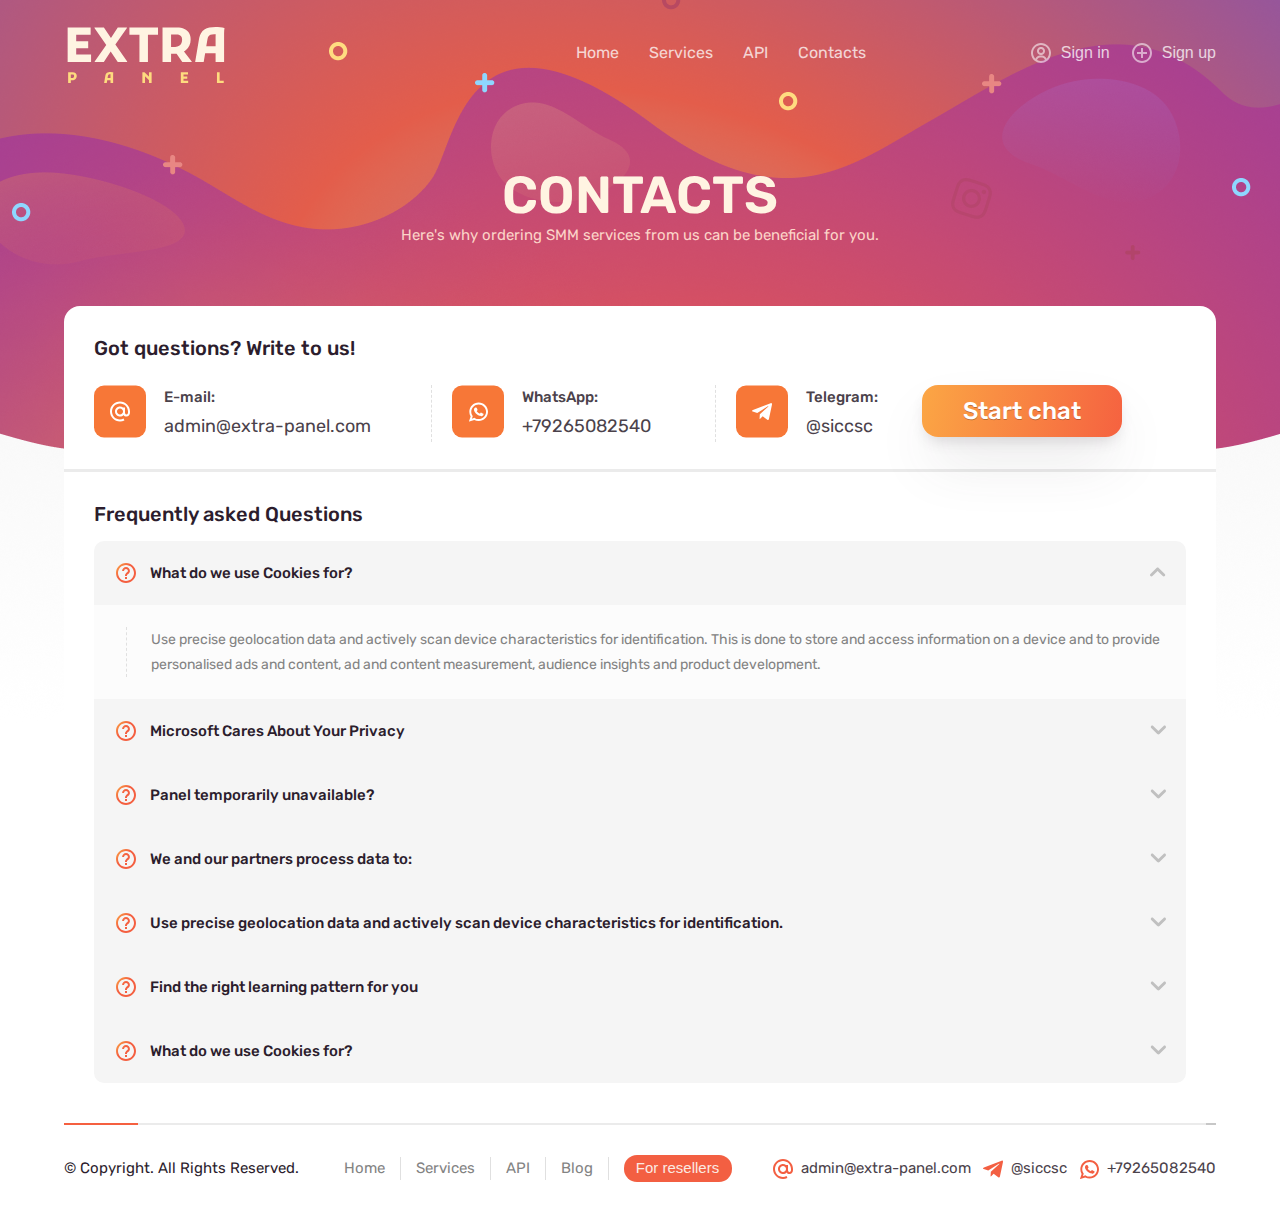
<file: contact.html>
<!DOCTYPE html>
<html lang="ru">
  <head>
    <meta charset="utf-8">
    <meta http-equiv="X-UA-Compatible" content="IE=edge">
    <meta name="viewport" content="width=device-width, initial-scale=1">
    <title></title>

    <!-- CSS -->

    <link href="css/main.css" rel="stylesheet">
    <link href="css/media.css" rel="stylesheet">
    <link href="slick/slick.css" rel="stylesheet">
    <link href="slick/slick-theme.css" rel="stylesheet">
  </head>

  
  <body>

    <div class="backdrop"></div>
    <div class="backdrop2"></div>

    <nav class="mt-mobile nav-open">
          <div class="container">
            <div class="mt-munu-mb">
              
          <div class="header-navigation-wr">
            <div class="header-navigation">
              <ul class="burger-ul">
                <li class="burger-li">
                  <a href="#">Home</a>
                </li>
                <li class="burger-li">
                  <a href="#">Services</a>
                </li>
                <li class="burger-li">
                  <a href="#">Api docs</a>
                </li>
                <li class="burger-li">
                  <a href="#">Contacts</a>
                </li>
                <li class="burger-li">
                  <a href="#">For resellers</a>
                </li>
              </ul>
              <div class="header-links">
                <div class="header-link">
                  <button class="modalButton" onclick="toggleModal('#infoModal')">
                    <img src="images/header-link.svg" alt="">
                    Sign in
                  </button>
                </div>
                <div class="header-link">
                  <button class="modalButton2" onclick="toggleModal2('#infoModal2')">
                    <img src="images/header-link2.svg" alt="">
                    Sign up
                  </button>
                </div>
                
              </div>
            </div>
              
          </div>  
        </div>  
             

 
          </div>

        </nav>
    
    <section class="interior">
      
      
      <header class="header">
        <div class="container">
          <div class="header-wrap">
            <div class="burger">
               <i><svg width="24" height="25" viewBox="0 0 24 25" fill="none" xmlns="http://www.w3.org/2000/svg">
              <path d="M4 6.5H20V8.5H4V6.5ZM4 11.5H20V13.5H4V11.5ZM4 16.5H20V18.5H4V16.5Z" fill="white"/>
              </svg>
              </i>
              <i><svg width="24" height="25" viewBox="0 0 24 25" fill="none" xmlns="http://www.w3.org/2000/svg">
              <path d="M6 20.5L6 4.5H8V20.5H6ZM11 20.5V4.5H13V20.5H11ZM16 20.5V4.5H18V20.5H16Z" fill="white"/>
              </svg>
              </i> 
              </div>
            <div class="header-logo">
              <a href="#">
                <img class="headerlogo-desc" src="images/logo3.svg" alt="">
                <img class="headerlogo-mb" src="images/logo2.png" alt="">
              </a>
            </div>
            <div class="header-right">
              <ul class="header-ul">
                <li class="header-li">
                  <a href="#">Home</a>
                </li>
                <li class="header-li">
                  <a href="#">Services</a>
                </li>
                <li class="header-li">
                  <a href="#">API</a>
                </li>
                <li class="header-li">
                  <a href="#">Contacts</a>
                </li>
              </ul>
              <div class="header-links">
                <div class="header-link">
                  <button class="modalButton" onclick="toggleModal('#infoModal')">
                    <img src="images/header-link.svg" alt="">
                    Sign in
                  </button>
                </div>
                <div class="header-link">
                  <button class="modalButton2" onclick="toggleModal2('#infoModal2')">
                    <img src="images/header-link2.svg" alt="">
                    Sign up
                  </button>
                </div>
                
              </div>
            </div>
            <div class="header-mobile-link">
              <button class="modalButton" onclick="toggleModal('#infoModal')">
                <img src="images/header-link.svg" alt="">
              </button>
            </div>
          </div>
        </div>
      </header>
      <section class="titlesection">
        <div class="container">
          <div class="titlesection-title">
            Contacts
          </div>
          <div class="titlesection-suptitle">
            Here's why ordering SMM services from us can be beneficial for you.
          </div>
        </div>
      </section>
      <section class="contact">
        <div class="container contact-container">
            <div class="contact-border">
              <div class="contact-title">
                Got questions? Write to us!
              </div>
              <div class="contact-wrap">
                <div class="contact-wrap-block">
                  <div class="contact-link">
                    <a href="#">
                      <div class="contact-wrap-link-img">
                        <img src="images/contact-wrap-link-img.svg" alt="">
                      </div>
                      <div class="contact-wrap-link-text">
                        <div class="contact-wrap-link-title">
                          E-mail:
                        </div>
                        <div class="contact-wrap-link-suptitle">
                          admin@extra-panel.com
                        </div>
                      </div>
                    </a>
                  </div>
                </div>
                <div class="contact-wrap-block2">
                  <div class="contact-link">
                    <a href="#">
                      <div class="contact-wrap-link-img">
                        <img src="images/contact-wrap-link-img2.svg" alt="">
                      </div>
                      <div class="contact-wrap-link-text">
                        <div class="contact-wrap-link-title">
                          WhatsApp:
                        </div>
                        <div class="contact-wrap-link-suptitle">
                          +79265082540
                        </div>
                      </div>
                    </a>
                  </div>
                </div>
                <div class="contact-wrap-block3">
                  <div class="contact-link">
                    <a href="#">
                      <div class="contact-wrap-link-img">
                        <img src="images/contact-wrap-link-img3.svg" alt="">
                      </div>
                      <div class="contact-wrap-link-text">
                        <div class="contact-wrap-link-title">
                          Telegram:
                        </div>
                        <div class="contact-wrap-link-suptitle">
                          @siccsc
                        </div>
                      </div>
                    </a>
                  </div>
                </div>
                <div class="contact-wrap-block4">
                  <div class="contact-wrap-button">
                    <button>Start chat</button>
                  </div>
                </div>
              </div>
              <div class="contact-title">
                Frequently asked Questions
              </div>
              <div class="cotact-accordion">
                <div class="accordion">
                  <div class="item open item-radius">
                    <p class="text">
                      
                        <img src="images/accordion-img.svg" alt="">
                        What do we use Cookies for?
                      
                      <svg width="16" height="10" class="icon" viewBox="0 0 16 10" fill="none" xmlns="http://www.w3.org/2000/svg">
                      <path d="M15.5791 0.920906C15.0178 0.359634 14.1078 0.359634 13.5465 0.920907L8.62038 5.84704C8.49416 5.97326 8.2895 5.97326 8.16327 5.84703L3.23715 0.920907C2.67587 0.359635 1.76587 0.359634 1.2046 0.920907C0.643326 1.48218 0.643326 2.39218 1.2046 2.95346L7.29803 9.04688C7.90212 9.65097 8.88154 9.65097 9.48563 9.04689L15.5791 2.95346C16.1403 2.39218 16.1403 1.48218 15.5791 0.920906Z" fill="#C0C0C0"/>
                      </svg>
                    </p>
                    <div class="hidden-box">
                      <div class="hidden-box-text">
                        Use precise geolocation data and actively scan device characteristics for identification. This is done to store and access information on a device and to provide personalised ads and content, ad and content measurement, audience insights and product development.
                      </div>
                    </div>
                  </div>
                  <div class="item">
                    <p class="text">
                      <img src="images/accordion-img.svg" alt="">
                        Microsoft Cares About Your Privacy
                      <svg width="16" height="10" class="icon" viewBox="0 0 16 10" fill="none" xmlns="http://www.w3.org/2000/svg">
                      <path d="M15.5791 0.920906C15.0178 0.359634 14.1078 0.359634 13.5465 0.920907L8.62038 5.84704C8.49416 5.97326 8.2895 5.97326 8.16327 5.84703L3.23715 0.920907C2.67587 0.359635 1.76587 0.359634 1.2046 0.920907C0.643326 1.48218 0.643326 2.39218 1.2046 2.95346L7.29803 9.04688C7.90212 9.65097 8.88154 9.65097 9.48563 9.04689L15.5791 2.95346C16.1403 2.39218 16.1403 1.48218 15.5791 0.920906Z" fill="#C0C0C0"/>
                      </svg>
                    </p>
                    <div class="hidden-box">
                      <div class="hidden-box-text">
                        Use precise geolocation data and actively scan device characteristics for identification. This is done to store and access information on a device and to provide personalised ads and content, ad and content measurement, audience insights and product development.
                      </div>
                    </div>
                  </div>
                  <div class="item">
                    <p class="text">
                      <img src="images/accordion-img.svg" alt="">
                       Panel temporarily unavailable?
                      <svg width="16" height="10" class="icon" viewBox="0 0 16 10" fill="none" xmlns="http://www.w3.org/2000/svg">
                      <path d="M15.5791 0.920906C15.0178 0.359634 14.1078 0.359634 13.5465 0.920907L8.62038 5.84704C8.49416 5.97326 8.2895 5.97326 8.16327 5.84703L3.23715 0.920907C2.67587 0.359635 1.76587 0.359634 1.2046 0.920907C0.643326 1.48218 0.643326 2.39218 1.2046 2.95346L7.29803 9.04688C7.90212 9.65097 8.88154 9.65097 9.48563 9.04689L15.5791 2.95346C16.1403 2.39218 16.1403 1.48218 15.5791 0.920906Z" fill="#C0C0C0"/>
                      </svg>
                    </p>        
                    <div class="hidden-box">
                      <div class="hidden-box-text">
                        Use precise geolocation data and actively scan device characteristics for identification. This is done to store and access information on a device and to provide personalised ads and content, ad and content measurement, audience insights and product development.
                      </div>
                    </div>
                  </div>
                  <div class="item">
                    <p class="text">
                      <img src="images/accordion-img.svg" alt="">
                        We and our partners process data to:
                      <svg width="16" height="10" class="icon" viewBox="0 0 16 10" fill="none" xmlns="http://www.w3.org/2000/svg">
                      <path d="M15.5791 0.920906C15.0178 0.359634 14.1078 0.359634 13.5465 0.920907L8.62038 5.84704C8.49416 5.97326 8.2895 5.97326 8.16327 5.84703L3.23715 0.920907C2.67587 0.359635 1.76587 0.359634 1.2046 0.920907C0.643326 1.48218 0.643326 2.39218 1.2046 2.95346L7.29803 9.04688C7.90212 9.65097 8.88154 9.65097 9.48563 9.04689L15.5791 2.95346C16.1403 2.39218 16.1403 1.48218 15.5791 0.920906Z" fill="#C0C0C0"/>
                      </svg>
                    </p>       
                    <div class="hidden-box">
                      <div class="hidden-box-text">
                        Use precise geolocation data and actively scan device characteristics for identification. This is done to store and access information on a device and to provide personalised ads and content, ad and content measurement, audience insights and product development.
                      </div>
                    </div>
                  </div>
                  <div class="item">
                    <p class="text">
                      <img src="images/accordion-img.svg" alt="">
                        Use precise geolocation data and actively scan device characteristics for identification. 
                      <svg width="16" height="10" class="icon" viewBox="0 0 16 10" fill="none" xmlns="http://www.w3.org/2000/svg">
                      <path d="M15.5791 0.920906C15.0178 0.359634 14.1078 0.359634 13.5465 0.920907L8.62038 5.84704C8.49416 5.97326 8.2895 5.97326 8.16327 5.84703L3.23715 0.920907C2.67587 0.359635 1.76587 0.359634 1.2046 0.920907C0.643326 1.48218 0.643326 2.39218 1.2046 2.95346L7.29803 9.04688C7.90212 9.65097 8.88154 9.65097 9.48563 9.04689L15.5791 2.95346C16.1403 2.39218 16.1403 1.48218 15.5791 0.920906Z" fill="#C0C0C0"/>
                      </svg>
                    </p>
                    <div class="hidden-box">
                      <div class="hidden-box-text">
                        Use precise geolocation data and actively scan device characteristics for identification. This is done to store and access information on a device and to provide personalised ads and content, ad and content measurement, audience insights and product development.
                      </div>
                    </div>
                  </div>
                  <div class="item">     
                    <p class="text">
                      <img src="images/accordion-img.svg" alt="">
                        Find the right learning pattern for you
                      <svg width="16" height="10" class="icon" viewBox="0 0 16 10" fill="none" xmlns="http://www.w3.org/2000/svg">
                      <path d="M15.5791 0.920906C15.0178 0.359634 14.1078 0.359634 13.5465 0.920907L8.62038 5.84704C8.49416 5.97326 8.2895 5.97326 8.16327 5.84703L3.23715 0.920907C2.67587 0.359635 1.76587 0.359634 1.2046 0.920907C0.643326 1.48218 0.643326 2.39218 1.2046 2.95346L7.29803 9.04688C7.90212 9.65097 8.88154 9.65097 9.48563 9.04689L15.5791 2.95346C16.1403 2.39218 16.1403 1.48218 15.5791 0.920906Z" fill="#C0C0C0"/>
                      </svg>
                    </p>        
                    <div class="hidden-box">
                      <div class="hidden-box-text">
                        Use precise geolocation data and actively scan device characteristics for identification. This is done to store and access information on a device and to provide personalised ads and content, ad and content measurement, audience insights and product development.
                      </div>
                    </div>
                  </div> 
                  <div class="item item-radius2">     
                    <p class="text">
                      <img src="images/accordion-img.svg" alt="">
                        What do we use Cookies for?
                      <svg width="16" height="10" class="icon" viewBox="0 0 16 10" fill="none" xmlns="http://www.w3.org/2000/svg">
                      <path d="M15.5791 0.920906C15.0178 0.359634 14.1078 0.359634 13.5465 0.920907L8.62038 5.84704C8.49416 5.97326 8.2895 5.97326 8.16327 5.84703L3.23715 0.920907C2.67587 0.359635 1.76587 0.359634 1.2046 0.920907C0.643326 1.48218 0.643326 2.39218 1.2046 2.95346L7.29803 9.04688C7.90212 9.65097 8.88154 9.65097 9.48563 9.04689L15.5791 2.95346C16.1403 2.39218 16.1403 1.48218 15.5791 0.920906Z" fill="#C0C0C0"/>
                      </svg>
                    </p>        
                    <div class="hidden-box">
                      <div class="hidden-box-text">
                        Use precise geolocation data and actively scan device characteristics for identification. This is done to store and access information on a device and to provide personalised ads and content, ad and content measurement, audience insights and product development.
                      </div>
                    </div>
                  </div> 
                </div>
              </div>
            </div>
        </div>
      </section>
    </section>


    <footer class="footer">
      <div class="container footer-container">
        <div class="footer-restagles">
          <div class="footer-restagle"></div>
        </div>
      </div>
      <div class="container">
        <div class="footer-wrap">
          <div class="footer-block footer-block-mb">
            <div class="footer-copy">
              © Copyright. All Rights Reserved.
            </div>
          </div>
          <div class="footer-block">
            <div class="footer-inner">
              <ul class="footer-ul">
                <li class="footer-li">
                  <a href="#">Home</a>
                </li>
                <li class="footer-li">
                  <a href="#">Services</a>
                </li>
                <li class="footer-li">
                  <a href="#">API</a>
                </li>
                <li class="footer-li">
                  <a href="#">Blog</a>
                </li>
              </ul>
              <div class="footer-button footer-button-mb">
                <button>For resellers</button>
              </div>
            </div>
          </div>
          <div class="footer-block">
            <div class="footer-links">
              <div class="footer-link">
                <a href="#">
                  <img src="images/footer-link.svg" alt="">
                  admin@extra-panel.com
                </a>
              </div>
              <div class="footer-link">
                <a href="#">
                  <img src="images/footer-link2.svg" alt="">
                  @siccsc
                </a>
              </div>
              <div class="footer-link">
                <a href="#">
                  <img src="images/footer-link3.svg" alt="">
                  +79265082540
                </a>
              </div>
            </div>
          </div>
        </div>
        <div class="footer-mobile">
          <div class="footer-button footer-button-mb2">
              <button>For resellers</button>
          </div>
          <div class="footer-copy">
              © Copyright. All Rights Reserved.
          </div>
        </div>
      </div>
    </footer>


    <div id="infoModal" class="modal">
        <div class="modalHeader">
          
        <div class="modalCloseButton">
            <img src="images/close-modal.svg" alt="">
          </div>
        </div>
        <div class="modalContent">
          <ul class="tabs">
              <li class="tab-link current" data-tab="tab-1">Sign in</li>
              <li class="tab-link mobila-padding" data-tab="tab-2">Sign up</li> 
          </ul>
          <div class="modal-content">
            <div id="tab-1" class="tab-content current">
              
              <div class="modal-input5">
                <input type="text" size="40" placeholder="Username">
              </div>
              <div class="modal-input4">
                <input type="text" size="40" placeholder="*************">
              </div>
              <div class="modal-inner">
                <div class="work-chekbox">
                  <label class="checkbox-main">
                    <input type="checkbox" name="1">
                      <div class="chekbox-title">
                        Remember me
                      </div> 
                    <span class="checkbox"></span>
                  </label>
                </div>
                <div class="work-password">
                  <a href="#">
                    Forgot password?
                  </a>
                </div>
              </div>
              <div class="modal-button">
                <button>Sign in</button>
              </div>
              <div class="modal-wrap">
                <div class="modal-wrap-title">
                  Already have an account?
                </div>
                <div class="modal-wrap-link">
                  <a href="#">Sign up</a>
                </div>
              </div>
            </div>
            <div id="tab-2" class="tab-content">
              <div class="modal-blank">
                <div class="modal-blank-title">
                  Username field cannot be blank
                </div>
                <div class="madal-blank-button">
                  <button>
                    <img src="images/madal-absolute-button.svg" alt="">
                  </button>
                </div>
              </div>
              <div class="modal-input">
                <input type="text" size="40" placeholder="Username">
              </div>
              <div class="modal-input2">
                <input type="text" size="40" placeholder="E-mail">
              </div>
              <div class="modal-input3">
                <input type="text" size="40" placeholder="WhatsApp">
              </div>
              <div class="modal-input4">
                <input type="text" size="40" placeholder="Password">
              </div>
              <div class="modal-input4">
                <input type="text" size="40" placeholder="Confirm password">
              </div>
              <div class="modal-button">
                <button>Registration</button>
              </div>
              <div class="modal-wrap">
                <div class="modal-wrap-title">
                  Already have an account?
                </div>
                <div class="modal-wrap-link">
                  <a href="#">Sign in</a>
                </div>
              </div>
            </div>
          </div>
        </div>
    </div>


    <div id="infoModal2" class="modal2">
        <div class="modalHeader2">
          
        <div class="modalCloseButton2">
            <img src="images/close-modal.svg" alt="">
          </div>
        </div>
        <div class="modalContent2">
          <ul class="tabs2">
              <li class="tab-link" data-tap="tap-1">Sign in</li>
              <li class="tab-link current" data-tap="tap-2">Sign up</li> 
          </ul>
          <div class="modal-content">
            <div id="tap-1" class="tab-content2">
              
              <div class="modal-input5">
                <input type="text" size="40" placeholder="Username">
              </div>
              <div class="modal-input4">
                <input type="text" size="40" placeholder="*************">
              </div>
              <div class="modal-inner">
                <div class="work-chekbox">
                  <label class="checkbox-main">
                    <input type="checkbox" name="1">
                      <div class="chekbox-title">
                        Remember me
                      </div> 
                    <span class="checkbox"></span>
                  </label>
                </div>
                <div class="work-password">
                  <a href="#">
                    Forgot password?
                  </a>
                </div>
              </div>
              <div class="modal-button">
                <button>Sign in</button>
              </div>
              <div class="modal-wrap">
                <div class="modal-wrap-title">
                  Already have an account?
                </div>
                <div class="modal-wrap-link">
                  <a href="#">Sign up</a>
                </div>
              </div>
            </div>
            <div id="tap-2" class="tab-content2 current">
              <div class="modal-blank">
                <div class="modal-blank-title">
                  Username field cannot be blank
                </div>
                <div class="madal-blank-button">
                  <button>
                    <img src="images/madal-absolute-button.svg" alt="">
                  </button>
                </div>
              </div>
              <div class="modal-input">
                <input type="text" size="40" placeholder="Username">
              </div>
              <div class="modal-input2">
                <input type="text" size="40" placeholder="E-mail">
              </div>
              <div class="modal-input3">
                <input type="text" size="40" placeholder="WhatsApp">
              </div>
              <div class="modal-input4">
                <input type="text" size="40" placeholder="Password">
              </div>
              <div class="modal-input4">
                <input type="text" size="40" placeholder="Confirm password">
              </div>
              <div class="modal-button">
                <button>Registration</button>
              </div>
              <div class="modal-wrap">
                <div class="modal-wrap-title">
                  Already have an account?
                </div>
                <div class="modal-wrap-link">
                  <a href="#">Sign in</a>
                </div>
              </div>
            </div>
          </div>
        </div>
    </div>

    <script src="https://ajax.googleapis.com/ajax/libs/jquery/1.11.3/jquery.min.js"></script>
    <script type="text/javascript" src="js/main.js"></script>
    <script type="text/javascript" src="slick/slick.min.js"></script>
  </body>

  
</html>
</file>
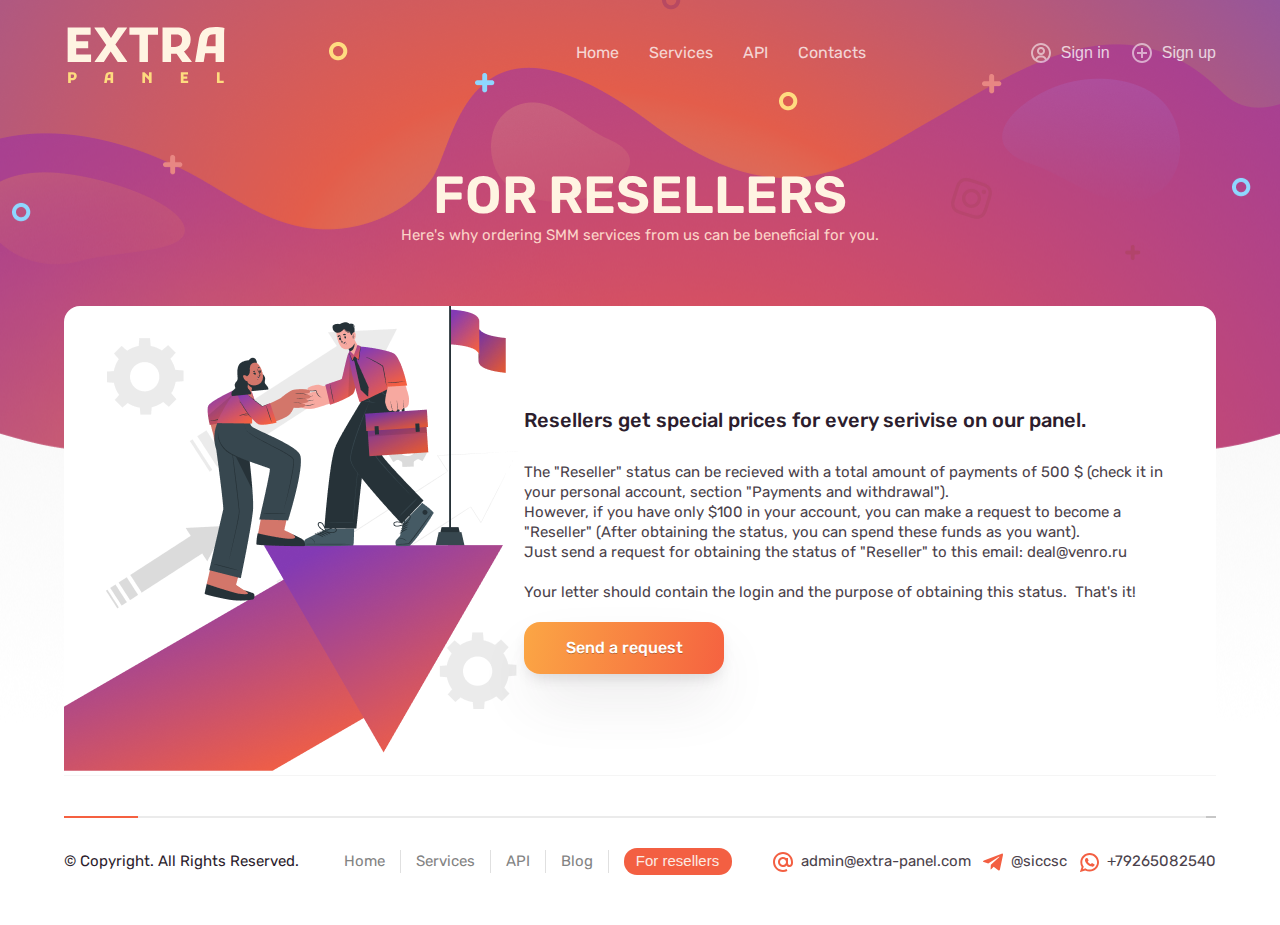
<file: resellers.html>
<!DOCTYPE html>
<html lang="ru">
  <head>
    <meta charset="utf-8">
    <meta http-equiv="X-UA-Compatible" content="IE=edge">
    <meta name="viewport" content="width=device-width, initial-scale=1">
    <title></title>

    <!-- CSS -->

    <link href="css/main.css" rel="stylesheet">
    <link href="css/media.css" rel="stylesheet">
    <link href="slick/slick.css" rel="stylesheet">
    <link href="slick/slick-theme.css" rel="stylesheet">
  </head>

  
  <body>

    <div class="backdrop"></div>
    <div class="backdrop2"></div>

    <nav class="mt-mobile nav-open">
          <div class="container">
            <div class="mt-munu-mb">
              
          <div class="header-navigation-wr">
            <div class="header-navigation">
              <ul class="burger-ul">
                <li class="burger-li">
                  <a href="#">Home</a>
                </li>
                <li class="burger-li">
                  <a href="#">Services</a>
                </li>
                <li class="burger-li">
                  <a href="#">Api docs</a>
                </li>
                <li class="burger-li">
                  <a href="#">Contacts</a>
                </li>
                <li class="burger-li">
                  <a href="#">For resellers</a>
                </li>
              </ul>
              <div class="header-links">
                <div class="header-link">
                  <button class="modalButton" onclick="toggleModal('#infoModal')">
                    <img src="images/header-link.svg" alt="">
                    Sign in
                  </button>
                </div>
                <div class="header-link">
                  <button class="modalButton2" onclick="toggleModal2('#infoModal2')">
                    <img src="images/header-link2.svg" alt="">
                    Sign up
                  </button>
                </div>
                
              </div>
            </div>
              
          </div>  
        </div>  
             

 
          </div>

        </nav>
    
    <section class="interior">
      
      
      <header class="header">
        <div class="container">
          <div class="header-wrap">
            <div class="burger">
               <i><svg width="24" height="25" viewBox="0 0 24 25" fill="none" xmlns="http://www.w3.org/2000/svg">
              <path d="M4 6.5H20V8.5H4V6.5ZM4 11.5H20V13.5H4V11.5ZM4 16.5H20V18.5H4V16.5Z" fill="white"/>
              </svg>
              </i>
              <i><svg width="24" height="25" viewBox="0 0 24 25" fill="none" xmlns="http://www.w3.org/2000/svg">
              <path d="M6 20.5L6 4.5H8V20.5H6ZM11 20.5V4.5H13V20.5H11ZM16 20.5V4.5H18V20.5H16Z" fill="white"/>
              </svg>
              </i> 
              </div>
            <div class="header-logo">
              <a href="#">
                <img class="headerlogo-desc" src="images/logo3.svg" alt="">
                <img class="headerlogo-mb" src="images/logo2.png" alt="">
              </a>
            </div>
            <div class="header-right">
              <ul class="header-ul">
                <li class="header-li">
                  <a href="#">Home</a>
                </li>
                <li class="header-li">
                  <a href="#">Services</a>
                </li>
                <li class="header-li">
                  <a href="#">API</a>
                </li>
                <li class="header-li">
                  <a href="#">Contacts</a>
                </li>
              </ul>
              <div class="header-links">
                <div class="header-link">
                  <button class="modalButton" onclick="toggleModal('#infoModal')">
                    <img src="images/header-link.svg" alt="">
                    Sign in
                  </button>
                </div>
                <div class="header-link">
                  <button class="modalButton2" onclick="toggleModal2('#infoModal2')">
                    <img src="images/header-link2.svg" alt="">
                    Sign up
                  </button>
                </div>
                
              </div>
            </div>
            <div class="header-mobile-link">
              <button class="modalButton" onclick="toggleModal('#infoModal')">
                <img src="images/header-link.svg" alt="">
              </button>
            </div>
          </div>
        </div>
      </header>
      <section class="titlesection">
        <div class="container">
          <div class="titlesection-title">
            For resellers
          </div>
          <div class="titlesection-suptitle">
            Here's why ordering SMM services from us can be beneficial for you.
          </div>
        </div>
      </section>
      <section class="contact">
        <div class="container contact-container">
            <div class="contact-border2">
              <div class="resellers-wrap">
                <div class="resellers-block">
                  <div class="resellers-img">
                    <img src="images/resellers-img.png" alt="">
                  </div>
                </div>
                <div class="resellers-block2">
                  <div class="resellers-title">
                    Resellers get special prices for every serivise on our panel.
                  </div>
                  <div class="resellers-suptitle">
                    The "Reseller" status can be recieved with a total amount of payments of 500 $ (check it in your personal account, section "Payments and withdrawal"). <br>However, if you have only $100 in your account, you can make a request to become a "Reseller" (After obtaining the status, you can spend these funds as you want). <br>Just send a request for obtaining the status of "Reseller" to this email: deal@venro.ru <br><br>Your letter should contain the login and the purpose of obtaining this status.  That's it!
                  </div>
                  <div class="resellers-button">
                    <button>Send a request</button>
                  </div>
                </div>
              </div>
            </div>
        </div>
      </section>
    </section>


    <footer class="footer">
      <div class="container footer-container">
        <div class="footer-restagles">
          <div class="footer-restagle"></div>
        </div>
      </div>
      <div class="container">
        <div class="footer-wrap">
          <div class="footer-block footer-block-mb">
            <div class="footer-copy">
              © Copyright. All Rights Reserved.
            </div>
          </div>
          <div class="footer-block">
            <div class="footer-inner">
              <ul class="footer-ul">
                <li class="footer-li">
                  <a href="#">Home</a>
                </li>
                <li class="footer-li">
                  <a href="#">Services</a>
                </li>
                <li class="footer-li">
                  <a href="#">API</a>
                </li>
                <li class="footer-li">
                  <a href="#">Blog</a>
                </li>
              </ul>
              <div class="footer-button footer-button-mb">
                <button>For resellers</button>
              </div>
            </div>
          </div>
          <div class="footer-block">
            <div class="footer-links">
              <div class="footer-link">
                <a href="#">
                  <img src="images/footer-link.svg" alt="">
                  admin@extra-panel.com
                </a>
              </div>
              <div class="footer-link">
                <a href="#">
                  <img src="images/footer-link2.svg" alt="">
                  @siccsc
                </a>
              </div>
              <div class="footer-link">
                <a href="#">
                  <img src="images/footer-link3.svg" alt="">
                  +79265082540
                </a>
              </div>
            </div>
          </div>
        </div>
        <div class="footer-mobile">
          <div class="footer-button footer-button-mb2">
              <button>For resellers</button>
          </div>
          <div class="footer-copy">
              © Copyright. All Rights Reserved.
          </div>
        </div>
      </div>
    </footer>


    <div id="infoModal" class="modal">
        <div class="modalHeader">
          
        <div class="modalCloseButton">
            <img src="images/close-modal.svg" alt="">
          </div>
        </div>
        <div class="modalContent">
          <ul class="tabs">
              <li class="tab-link current" data-tab="tab-1">Sign in</li>
              <li class="tab-link mobila-padding" data-tab="tab-2">Sign up</li> 
          </ul>
          <div class="modal-content">
            <div id="tab-1" class="tab-content current">
              
              <div class="modal-input5">
                <input type="text" size="40" placeholder="Username">
              </div>
              <div class="modal-input4">
                <input type="text" size="40" placeholder="*************">
              </div>
              <div class="modal-inner">
                <div class="work-chekbox">
                  <label class="checkbox-main">
                    <input type="checkbox" name="1">
                      <div class="chekbox-title">
                        Remember me
                      </div> 
                    <span class="checkbox"></span>
                  </label>
                </div>
                <div class="work-password">
                  <a href="#">
                    Forgot password?
                  </a>
                </div>
              </div>
              <div class="modal-button">
                <button>Sign in</button>
              </div>
              <div class="modal-wrap">
                <div class="modal-wrap-title">
                  Already have an account?
                </div>
                <div class="modal-wrap-link">
                  <a href="#">Sign up</a>
                </div>
              </div>
            </div>
            <div id="tab-2" class="tab-content">
              <div class="modal-blank">
                <div class="modal-blank-title">
                  Username field cannot be blank
                </div>
                <div class="madal-blank-button">
                  <button>
                    <img src="images/madal-absolute-button.svg" alt="">
                  </button>
                </div>
              </div>
              <div class="modal-input">
                <input type="text" size="40" placeholder="Username">
              </div>
              <div class="modal-input2">
                <input type="text" size="40" placeholder="E-mail">
              </div>
              <div class="modal-input3">
                <input type="text" size="40" placeholder="WhatsApp">
              </div>
              <div class="modal-input4">
                <input type="text" size="40" placeholder="Password">
              </div>
              <div class="modal-input4">
                <input type="text" size="40" placeholder="Confirm password">
              </div>
              <div class="modal-button">
                <button>Registration</button>
              </div>
              <div class="modal-wrap">
                <div class="modal-wrap-title">
                  Already have an account?
                </div>
                <div class="modal-wrap-link">
                  <a href="#">Sign in</a>
                </div>
              </div>
            </div>
          </div>
        </div>
    </div>


    <div id="infoModal2" class="modal2">
        <div class="modalHeader2">
          
        <div class="modalCloseButton2">
            <img src="images/close-modal.svg" alt="">
          </div>
        </div>
        <div class="modalContent2">
          <ul class="tabs2">
              <li class="tab-link" data-tap="tap-1">Sign in</li>
              <li class="tab-link current" data-tap="tap-2">Sign up</li> 
          </ul>
          <div class="modal-content">
            <div id="tap-1" class="tab-content2">
              
              <div class="modal-input5">
                <input type="text" size="40" placeholder="Username">
              </div>
              <div class="modal-input4">
                <input type="text" size="40" placeholder="*************">
              </div>
              <div class="modal-inner">
                <div class="work-chekbox">
                  <label class="checkbox-main">
                    <input type="checkbox" name="1">
                      <div class="chekbox-title">
                        Remember me
                      </div> 
                    <span class="checkbox"></span>
                  </label>
                </div>
                <div class="work-password">
                  <a href="#">
                    Forgot password?
                  </a>
                </div>
              </div>
              <div class="modal-button">
                <button>Sign in</button>
              </div>
              <div class="modal-wrap">
                <div class="modal-wrap-title">
                  Already have an account?
                </div>
                <div class="modal-wrap-link">
                  <a href="#">Sign up</a>
                </div>
              </div>
            </div>
            <div id="tap-2" class="tab-content2 current">
              <div class="modal-blank">
                <div class="modal-blank-title">
                  Username field cannot be blank
                </div>
                <div class="madal-blank-button">
                  <button>
                    <img src="images/madal-absolute-button.svg" alt="">
                  </button>
                </div>
              </div>
              <div class="modal-input">
                <input type="text" size="40" placeholder="Username">
              </div>
              <div class="modal-input2">
                <input type="text" size="40" placeholder="E-mail">
              </div>
              <div class="modal-input3">
                <input type="text" size="40" placeholder="WhatsApp">
              </div>
              <div class="modal-input4">
                <input type="text" size="40" placeholder="Password">
              </div>
              <div class="modal-input4">
                <input type="text" size="40" placeholder="Confirm password">
              </div>
              <div class="modal-button">
                <button>Registration</button>
              </div>
              <div class="modal-wrap">
                <div class="modal-wrap-title">
                  Already have an account?
                </div>
                <div class="modal-wrap-link">
                  <a href="#">Sign in</a>
                </div>
              </div>
            </div>
          </div>
        </div>
    </div>

    <script src="https://ajax.googleapis.com/ajax/libs/jquery/1.11.3/jquery.min.js"></script>
    <script type="text/javascript" src="js/main.js"></script>
    <script type="text/javascript" src="slick/slick.min.js"></script>
  </body>

  
</html>
</file>
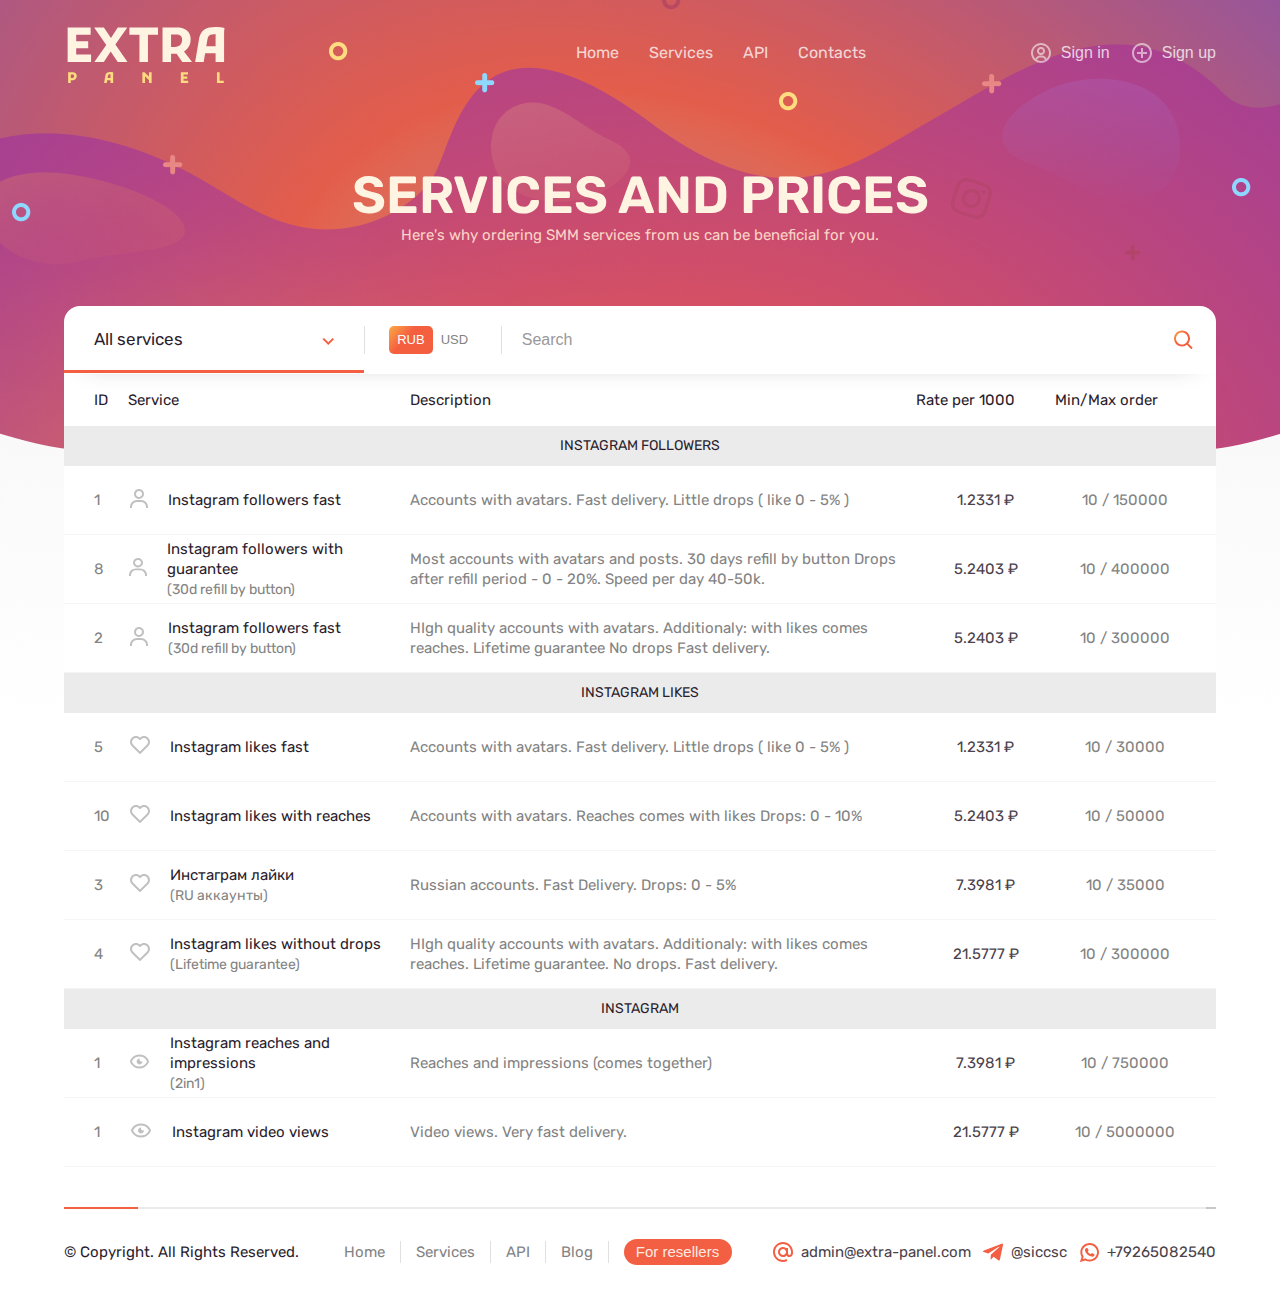
<file: services.html>
<!DOCTYPE html>
<html lang="ru">
  <head>
    <meta charset="utf-8">
    <meta http-equiv="X-UA-Compatible" content="IE=edge">
    <meta name="viewport" content="width=device-width, initial-scale=1">
    <title></title>

    <!-- CSS -->

    <link href="css/main.css" rel="stylesheet">
    <link href="css/media.css" rel="stylesheet">
    <link href="slick/slick.css" rel="stylesheet">
    <link href="slick/slick-theme.css" rel="stylesheet">
  </head>

  
  <body>

    <div class="backdrop"></div>
    <div class="backdrop2"></div>

    <nav class="mt-mobile nav-open">
          <div class="container">
            <div class="mt-munu-mb">
              
          <div class="header-navigation-wr">
            <div class="header-navigation">
              <ul class="burger-ul">
                <li class="burger-li">
                  <a href="#">Home</a>
                </li>
                <li class="burger-li">
                  <a href="#">Services</a>
                </li>
                <li class="burger-li">
                  <a href="#">Api docs</a>
                </li>
                <li class="burger-li">
                  <a href="#">Contacts</a>
                </li>
                <li class="burger-li">
                  <a href="#">For resellers</a>
                </li>
              </ul>
              <div class="header-links">
                <div class="header-link">
                  <button class="modalButton" onclick="toggleModal('#infoModal')">
                    <img src="images/header-link.svg" alt="">
                    Sign in
                  </button>
                </div>
                <div class="header-link">
                  <button class="modalButton2" onclick="toggleModal2('#infoModal2')">
                    <img src="images/header-link2.svg" alt="">
                    Sign up
                  </button>
                </div>
                
              </div>
            </div>
              
          </div>  
        </div>  
             

 
          </div>

        </nav>
    
    <section class="interior">
      
      
      <header class="header">
        <div class="container">
          <div class="header-wrap">
            <div class="burger">
               <i><svg width="24" height="25" viewBox="0 0 24 25" fill="none" xmlns="http://www.w3.org/2000/svg">
              <path d="M4 6.5H20V8.5H4V6.5ZM4 11.5H20V13.5H4V11.5ZM4 16.5H20V18.5H4V16.5Z" fill="white"/>
              </svg>
              </i>
              <i><svg width="24" height="25" viewBox="0 0 24 25" fill="none" xmlns="http://www.w3.org/2000/svg">
              <path d="M6 20.5L6 4.5H8V20.5H6ZM11 20.5V4.5H13V20.5H11ZM16 20.5V4.5H18V20.5H16Z" fill="white"/>
              </svg>
              </i> 
              </div>
            <div class="header-logo">
              <a href="#">
                <img class="headerlogo-desc" src="images/logo3.svg" alt="">
                <img class="headerlogo-mb" src="images/logo2.png" alt="">
              </a>
            </div>
            <div class="header-right">
              <ul class="header-ul">
                <li class="header-li">
                  <a href="#">Home</a>
                </li>
                <li class="header-li">
                  <a href="#">Services</a>
                </li>
                <li class="header-li">
                  <a href="#">API</a>
                </li>
                <li class="header-li">
                  <a href="#">Contacts</a>
                </li>
              </ul>
              <div class="header-links">
                <div class="header-link">
                  <button class="modalButton" onclick="toggleModal('#infoModal')">
                    <img src="images/header-link.svg" alt="">
                    Sign in
                  </button>
                </div>
                <div class="header-link">
                  <button class="modalButton2" onclick="toggleModal2('#infoModal2')">
                    <img src="images/header-link2.svg" alt="">
                    Sign up
                  </button>
                </div>
                
              </div>
            </div>
            <div class="header-mobile-link">
              <button class="modalButton" onclick="toggleModal('#infoModal')">
                <img src="images/header-link.svg" alt="">
              </button>
            </div>
          </div>
        </div>
      </header>
      <section class="titlesection">
        <div class="container">
          <div class="titlesection-title">
            Services and prices
          </div>
          <div class="titlesection-suptitle">
            Here's why ordering SMM services from us can be beneficial for you.
          </div>
        </div>
      </section>
      <section class="contact">
        <div class="container contact-container">
            <div class="contact-border2">
              <div class="services-wrap">
                <div class="services-drop">
                  <div class="services-drop-title">
                    All services
                  </div>
                  <div class="services-drop-arrow">
                    <img src="images/services-drop-arrow.svg" alt="">
                  </div>
                </div>
                <div class="services-buttons">
                  <div class="services-button">
                    <button>RUB</button>
                  </div>
                  <div class="services-button2">
                    <button>USD</button>
                  </div>
                </div>
                <div class="services-input">
                  <div class="services-absolute-button">
                    <button>
                      <img src="images/services-absolute-button.svg" alt="">
                    </button>
                  </div>
                  <input type="text" size="40" placeholder="Search">
                </div>
              </div>
              <div class="services-wrap2">
                <div class="services-block">
                  <div class="services-title">
                    <div class="services-id">
                      ID
                    </div>
                    Service
                  </div>
                </div>
                <div class="services-block2">
                  <div class="services-title">Description</div>
                </div>
                <div class="services-block3">
                  <div class="services-title">Rate per 1000</div>
                </div>
                <div class="services-block4">
                  <div class="services-title">Min/Max order</div>
                </div>
              </div>
              <div class="services-border">
                Instagram followers
              </div>
              <div class="services-wrap3">
                <div class="services-block">
                  <div class="services-inner">
                    <div class="services-id2">
                      1
                    </div>
                    <div class="services-inner-img">
                      <img src="images/services-inner-img.svg" alt="">
                    </div>
                    <div class="services-inner-title">
                        Instagram followers fast
                    </div>
                  </div>
                </div>
                <div class="services-block2">
                  <div class="services-suptitle">
                    Accounts with avatars. Fast delivery. Little drops ( like 0 - 5% )
                  </div>
                </div>
                <div class="services-block3">
                  <div class="services-title services-title-mb">Rate per 1000</div>
                  <div class="services-price">
                    1.2331 ₽
                  </div>
                </div>
                <div class="services-block4">
                  <div class="services-title services-title-mb">Min/Max order</div>
                  <div class="services-suptitle services-suptitle-pd">
                    10 / 150000
                  </div>
                </div>
              </div>
              <div class="services-wrap3">
                <div class="services-block">
                  <div class="services-inner">
                    <div class="services-id2">
                      8
                    </div>
                    <div class="services-inner-img">
                      <img src="images/services-inner-img.svg" alt="">
                    </div>
                    <div class="services-inner-title">
                        Instagram followers with guarantee <br><span>(30d refill by button)</span>
                    </div>
                  </div>
                </div>
                <div class="services-block2">
                  <div class="services-suptitle">
                    Most accounts with avatars and posts. 30 days refill by button Drops after refill period - 0 - 20%. Speed per day 40-50k.
                  </div>
                </div>
                <div class="services-block3">
                  <div class="services-title services-title-mb">Rate per 1000</div>
                  <div class="services-price">
                    5.2403 ₽
                  </div>
                </div>
                <div class="services-block4">
                  <div class="services-title services-title-mb">Min/Max order</div>
                  <div class="services-suptitle services-suptitle-pd">
                    10 / 400000
                  </div>
                </div>
              </div>
              <div class="services-wrap3">
                <div class="services-block">
                  <div class="services-inner">
                    <div class="services-id2">
                      2
                    </div>
                    <div class="services-inner-img">
                      <img src="images/services-inner-img.svg" alt="">
                    </div>
                    <div class="services-inner-title">
                        Instagram followers fast <br><span>(30d refill by button)</span>
                    </div>
                  </div>
                </div>
                <div class="services-block2">
                  <div class="services-suptitle">
                    HIgh quality accounts with avatars. Additionaly: with likes comes reaches. Lifetime guarantee No drops Fast delivery.                  
                  </div>
                </div>
                <div class="services-block3">
                  <div class="services-title services-title-mb">Rate per 1000</div>
                  <div class="services-price">
                    5.2403 ₽
                  </div>
                </div>
                <div class="services-block4">
                  <div class="services-title services-title-mb">Min/Max order</div>
                  <div class="services-suptitle services-suptitle-pd">
                    10 / 300000
                  </div>
                </div>
              </div>
              <div class="services-border">
                Instagram Likes
              </div>
              <div class="services-wrap3">
                <div class="services-block">
                  <div class="services-inner">
                    <div class="services-id2">
                      5
                    </div>
                    <div class="services-inner-img">
                      <img src="images/services-inner-img2.svg" alt="">
                    </div>
                    <div class="services-inner-title">
                        Instagram likes fast
                    </div>
                  </div>
                </div>
                <div class="services-block2">
                  <div class="services-suptitle">
                    Accounts with avatars. Fast delivery. Little drops ( like 0 - 5% )                  
                  </div>
                </div>
                <div class="services-block3">
                  <div class="services-title services-title-mb">Rate per 1000</div>
                  <div class="services-price">
                    1.2331 ₽
                  </div>
                </div>
                <div class="services-block4">
                  <div class="services-title services-title-mb">Min/Max order</div>
                  <div class="services-suptitle services-suptitle-pd">
                    10 / 30000
                  </div>
                </div>
              </div>
              <div class="services-wrap3">
                <div class="services-block">
                  <div class="services-inner">
                    <div class="services-id2">
                      10
                    </div>
                    <div class="services-inner-img">
                      <img src="images/services-inner-img2.svg" alt="">
                    </div>
                    <div class="services-inner-title">
                        Instagram likes with reaches
                    </div>
                  </div>
                </div>
                <div class="services-block2">
                  <div class="services-suptitle">
                    Accounts with avatars. Reaches comes with likes Drops: 0 - 10%                  
                  </div>
                </div>
                <div class="services-block3">
                  <div class="services-title services-title-mb">Rate per 1000</div>
                  <div class="services-price">
                    5.2403 ₽
                  </div>
                </div>
                <div class="services-block4">
                  <div class="services-title services-title-mb">Min/Max order</div>
                  <div class="services-suptitle services-suptitle-pd">
                    10 / 50000
                  </div>
                </div>
              </div>
              <div class="services-wrap3">
                <div class="services-block">
                  <div class="services-inner">
                    <div class="services-id2">
                      3
                    </div>
                    <div class="services-inner-img">
                      <img src="images/services-inner-img2.svg" alt="">
                    </div>
                    <div class="services-inner-title">
                        Инстаграм лайки <br><span>(RU аккаунты)</span>
                    </div>
                  </div>
                </div>
                <div class="services-block2">
                  <div class="services-suptitle">
                    Russian accounts. Fast Delivery. Drops: 0 - 5%                  
                  </div>
                </div>
                <div class="services-block3">
                  <div class="services-title services-title-mb">Rate per 1000</div>
                  <div class="services-price">
                    7.3981 ₽
                  </div>
                </div>
                <div class="services-block4">
                  <div class="services-title services-title-mb">Min/Max order</div>
                  <div class="services-suptitle services-suptitle-pd">
                    10 / 35000
                  </div>
                </div>
              </div>
              <div class="services-wrap3">
                <div class="services-block">
                  <div class="services-inner">
                    <div class="services-id2">
                      4
                    </div>
                    <div class="services-inner-img">
                      <img src="images/services-inner-img2.svg" alt="">
                    </div>
                    <div class="services-inner-title">
                        Instagram likes without drops <br><span>(Lifetime guarantee)</span>
                    </div>
                  </div>
                </div>
                <div class="services-block2">
                  <div class="services-suptitle">
                    HIgh quality accounts with avatars. Additionaly: with likes comes reaches. Lifetime guarantee. No drops. Fast delivery.                 
                  </div>
                </div>
                <div class="services-block3">
                  <div class="services-title services-title-mb">Rate per 1000</div>
                  <div class="services-price">
                    21.5777 ₽
                  </div>
                </div>
                <div class="services-block4">
                  <div class="services-title services-title-mb">Min/Max order</div>
                  <div class="services-suptitle services-suptitle-pd">
                    10 / 300000
                  </div>
                </div>
              </div>
              <div class="services-border">
                Instagram
              </div>
              <div class="services-wrap3">
                <div class="services-block">
                  <div class="services-inner">
                    <div class="services-id2">
                      1
                    </div>
                    <div class="services-inner-img">
                      <img src="images/services-inner-img3.svg" alt="">
                    </div>
                    <div class="services-inner-title">
                        Instagram reaches and impressions <br><span>(2in1)</span>
                    </div>
                  </div>
                </div>
                <div class="services-block2">
                  <div class="services-suptitle">
                    Reaches and impressions (comes together)                 
                  </div>
                </div>
                <div class="services-block3">
                  <div class="services-title services-title-mb">Rate per 1000</div>
                  <div class="services-price">
                    7.3981 ₽
                  </div>
                </div>
                <div class="services-block4">
                  <div class="services-title services-title-mb">Min/Max order</div>
                  <div class="services-suptitle services-suptitle-pd">
                    10 / 750000
                  </div>
                </div>
              </div>
              <div class="services-wrap3">
                <div class="services-block">
                  <div class="services-inner">
                    <div class="services-id2">
                      1
                    </div>
                    <div class="services-inner-img">
                      <img src="images/services-inner-img3.svg" alt="">
                    </div>
                    <div class="services-inner-title">
                        Instagram video views
                    </div>
                  </div>
                </div>
                <div class="services-block2">
                  <div class="services-suptitle">
                    Video views. Very fast delivery.                 
                  </div>
                </div>
                <div class="services-block3">
                  <div class="services-title services-title-mb">Rate per 1000</div>
                  <div class="services-price">
                    21.5777 ₽
                  </div>
                </div>
                <div class="services-block4">
                  <div class="services-title services-title-mb">Min/Max order</div>
                  <div class="services-suptitle services-suptitle-pd">
                    10 / 5000000
                  </div>
                </div>
              </div>
            </div>
        </div>
      </section>
    </section>


    <footer class="footer">
      <div class="container footer-container">
        <div class="footer-restagles">
          <div class="footer-restagle"></div>
        </div>
      </div>
      <div class="container">
        <div class="footer-wrap">
          <div class="footer-block footer-block-mb">
            <div class="footer-copy">
              © Copyright. All Rights Reserved.
            </div>
          </div>
          <div class="footer-block">
            <div class="footer-inner">
              <ul class="footer-ul">
                <li class="footer-li">
                  <a href="#">Home</a>
                </li>
                <li class="footer-li">
                  <a href="#">Services</a>
                </li>
                <li class="footer-li">
                  <a href="#">API</a>
                </li>
                <li class="footer-li">
                  <a href="#">Blog</a>
                </li>
              </ul>
              <div class="footer-button footer-button-mb">
                <button>For resellers</button>
              </div>
            </div>
          </div>
          <div class="footer-block">
            <div class="footer-links">
              <div class="footer-link">
                <a href="#">
                  <img src="images/footer-link.svg" alt="">
                  admin@extra-panel.com
                </a>
              </div>
              <div class="footer-link">
                <a href="#">
                  <img src="images/footer-link2.svg" alt="">
                  @siccsc
                </a>
              </div>
              <div class="footer-link">
                <a href="#">
                  <img src="images/footer-link3.svg" alt="">
                  +79265082540
                </a>
              </div>
            </div>
          </div>
        </div>
        <div class="footer-mobile">
          <div class="footer-button footer-button-mb2">
              <button>For resellers</button>
          </div>
          <div class="footer-copy">
              © Copyright. All Rights Reserved.
          </div>
        </div>
      </div>
    </footer>


    <div id="infoModal" class="modal">
        <div class="modalHeader">
          
        <div class="modalCloseButton">
            <img src="images/close-modal.svg" alt="">
          </div>
        </div>
        <div class="modalContent">
          <ul class="tabs">
              <li class="tab-link current" data-tab="tab-1">Sign in</li>
              <li class="tab-link mobila-padding" data-tab="tab-2">Sign up</li> 
          </ul>
          <div class="modal-content">
            <div id="tab-1" class="tab-content current">
              
              <div class="modal-input5">
                <input type="text" size="40" placeholder="Username">
              </div>
              <div class="modal-input4">
                <input type="text" size="40" placeholder="*************">
              </div>
              <div class="modal-inner">
                <div class="work-chekbox">
                  <label class="checkbox-main">
                    <input type="checkbox" name="1">
                      <div class="chekbox-title">
                        Remember me
                      </div> 
                    <span class="checkbox"></span>
                  </label>
                </div>
                <div class="work-password">
                  <a href="#">
                    Forgot password?
                  </a>
                </div>
              </div>
              <div class="modal-button">
                <button>Sign in</button>
              </div>
              <div class="modal-wrap">
                <div class="modal-wrap-title">
                  Already have an account?
                </div>
                <div class="modal-wrap-link">
                  <a href="#">Sign up</a>
                </div>
              </div>
            </div>
            <div id="tab-2" class="tab-content">
              <div class="modal-blank">
                <div class="modal-blank-title">
                  Username field cannot be blank
                </div>
                <div class="madal-blank-button">
                  <button>
                    <img src="images/madal-absolute-button.svg" alt="">
                  </button>
                </div>
              </div>
              <div class="modal-input">
                <input type="text" size="40" placeholder="Username">
              </div>
              <div class="modal-input2">
                <input type="text" size="40" placeholder="E-mail">
              </div>
              <div class="modal-input3">
                <input type="text" size="40" placeholder="WhatsApp">
              </div>
              <div class="modal-input4">
                <input type="text" size="40" placeholder="Password">
              </div>
              <div class="modal-input4">
                <input type="text" size="40" placeholder="Confirm password">
              </div>
              <div class="modal-button">
                <button>Registration</button>
              </div>
              <div class="modal-wrap">
                <div class="modal-wrap-title">
                  Already have an account?
                </div>
                <div class="modal-wrap-link">
                  <a href="#">Sign in</a>
                </div>
              </div>
            </div>
          </div>
        </div>
    </div>


    <div id="infoModal2" class="modal2">
        <div class="modalHeader2">
          
        <div class="modalCloseButton2">
            <img src="images/close-modal.svg" alt="">
          </div>
        </div>
        <div class="modalContent2">
          <ul class="tabs2">
              <li class="tab-link" data-tap="tap-1">Sign in</li>
              <li class="tab-link current" data-tap="tap-2">Sign up</li> 
          </ul>
          <div class="modal-content">
            <div id="tap-1" class="tab-content2">
              
              <div class="modal-input5">
                <input type="text" size="40" placeholder="Username">
              </div>
              <div class="modal-input4">
                <input type="text" size="40" placeholder="*************">
              </div>
              <div class="modal-inner">
                <div class="work-chekbox">
                  <label class="checkbox-main">
                    <input type="checkbox" name="1">
                      <div class="chekbox-title">
                        Remember me
                      </div> 
                    <span class="checkbox"></span>
                  </label>
                </div>
                <div class="work-password">
                  <a href="#">
                    Forgot password?
                  </a>
                </div>
              </div>
              <div class="modal-button">
                <button>Sign in</button>
              </div>
              <div class="modal-wrap">
                <div class="modal-wrap-title">
                  Already have an account?
                </div>
                <div class="modal-wrap-link">
                  <a href="#">Sign up</a>
                </div>
              </div>
            </div>
            <div id="tap-2" class="tab-content2 current">
              <div class="modal-blank">
                <div class="modal-blank-title">
                  Username field cannot be blank
                </div>
                <div class="madal-blank-button">
                  <button>
                    <img src="images/madal-absolute-button.svg" alt="">
                  </button>
                </div>
              </div>
              <div class="modal-input">
                <input type="text" size="40" placeholder="Username">
              </div>
              <div class="modal-input2">
                <input type="text" size="40" placeholder="E-mail">
              </div>
              <div class="modal-input3">
                <input type="text" size="40" placeholder="WhatsApp">
              </div>
              <div class="modal-input4">
                <input type="text" size="40" placeholder="Password">
              </div>
              <div class="modal-input4">
                <input type="text" size="40" placeholder="Confirm password">
              </div>
              <div class="modal-button">
                <button>Registration</button>
              </div>
              <div class="modal-wrap">
                <div class="modal-wrap-title">
                  Already have an account?
                </div>
                <div class="modal-wrap-link">
                  <a href="#">Sign in</a>
                </div>
              </div>
            </div>
          </div>
        </div>
    </div>

    <script src="https://ajax.googleapis.com/ajax/libs/jquery/1.11.3/jquery.min.js"></script>
    <script type="text/javascript" src="js/main.js"></script>
    <script type="text/javascript" src="slick/slick.min.js"></script>
  </body>

  
</html>
</file>
<file: css/main.css>
@font-face {
  font-family: 'Rubik-Black';
  src:url('../fonts/Rubik-Black.ttf?-kwf309');
  src:url('../fonts/Rubik-Black.ttf?#iefix-kwf309') format('embedded-opentype'),
    url('../fonts/Rubik-Black.ttf?-kwf309') format('woff'),
    url('../fonts/Rubik-Black.ttf?-kwf309') format('truetype'),
    url('../fonts/Rubik-Black.ttf?-kwf309#AA-Arial') format('svg');
  font-weight: normal;
  font-style: normal;
}

@font-face {
  font-family: 'Rubik-Bold';
  src:url('../fonts/Rubik-Bold.ttf?-kwf309');
  src:url('../fonts/Rubik-Bold.ttf?#iefix-kwf309') format('embedded-opentype'),
    url('../fonts/Rubik-Bold.ttf?-kwf309') format('woff'),
    url('../fonts/Rubik-Bold.ttf?-kwf309') format('truetype'),
    url('../fonts/Rubik-Bold.ttf?-kwf309#AA-Arial') format('svg');
  font-weight: normal;
  font-style: normal;
}

@font-face {
  font-family: 'Rubik-ExtraBold';
  src:url('../fonts/Rubik-ExtraBold.ttf?-kwf309');
  src:url('../fonts/Rubik-ExtraBold.ttf?#iefix-kwf309') format('embedded-opentype'),
    url('../fonts/Rubik-ExtraBold.ttf?-kwf309') format('woff'),
    url('../fonts/Rubik-ExtraBold.ttf?-kwf309') format('truetype'),
    url('../fonts/Rubik-ExtraBold.ttf?-kwf309#AA-Arial') format('svg');
  font-weight: normal;
  font-style: normal;
}

@font-face {
  font-family: 'Rubik-Light';
  src:url('../fonts/Rubik-Light.ttf?-kwf309');
  src:url('../fonts/Rubik-Light.ttf?#iefix-kwf309') format('embedded-opentype'),
    url('../fonts/Rubik-Light.ttf?-kwf309') format('woff'),
    url('../fonts/Rubik-Light.ttf?-kwf309') format('truetype'),
    url('../fonts/Rubik-Light.ttf?-kwf309#AA-Arial') format('svg');
  font-weight: normal;
  font-style: normal;
}

@font-face {
  font-family: 'Rubik-Medium';
  src:url('../fonts/Rubik-Medium.ttf?-kwf309');
  src:url('../fonts/Rubik-Medium.ttf?#iefix-kwf309') format('embedded-opentype'),
    url('../fonts/Rubik-Medium.ttf?-kwf309') format('woff'),
    url('../fonts/Rubik-Medium.ttf?-kwf309') format('truetype'),
    url('../fonts/Rubik-Medium.ttf?-kwf309#AA-Arial') format('svg');
  font-weight: normal;
  font-style: normal;
}

@font-face {
  font-family: 'Rubik-Regular';
  src:url('../fonts/Rubik-Regular.ttf?-kwf309');
  src:url('../fonts/Rubik-Regular.ttf?#iefix-kwf309') format('embedded-opentype'),
    url('../fonts/Rubik-Regular.ttf?-kwf309') format('woff'),
    url('../fonts/Rubik-Regular.ttf?-kwf309') format('truetype'),
    url('../fonts/Rubik-Regular.ttf?-kwf309#AA-Arial') format('svg');
  font-weight: normal;
  font-style: normal;
}

@font-face {
  font-family: 'Rubik-SemiBold';
  src:url('../fonts/Rubik-SemiBold.ttf?-kwf309');
  src:url('../fonts/Rubik-SemiBold.ttf?#iefix-kwf309') format('embedded-opentype'),
    url('../fonts/Rubik-SemiBold.ttf?-kwf309') format('woff'),
    url('../fonts/Rubik-SemiBold.ttf?-kwf309') format('truetype'),
    url('../fonts/Rubik-SemiBold.ttf?-kwf309#AA-Arial') format('svg');
  font-weight: normal;
  font-style: normal;
}


* {
  box-sizing: border-box;
}

*::before,
*::after {
  box-sizing: border-box;

}

:hover {
  transition: 0.3s;
}

body {
  margin: 0;
  background: #fff;
  font-family: 'Rubik-Regular';
}

img {
  max-width: 100%;
}

input:focus {
  
  outline:none;
}

input {
  border: none;
}

button {
  padding: 0;
  cursor: pointer;
  border: none;
  background: none;
}

ul {
  list-style: none;
  margin: 0;
  padding: 0;
}

.clear {clear:both;}

.container {
  padding: 0 20px;
  max-width: 1192px;
  margin: 0 auto;
}


.animated-absolute {
  position: absolute;
  top: 0;
  width: 100%;
  text-align: center;
}

/*header*/

.header {
  padding: 19px 0;
}

.header-wrap {
  
  
  display: flex;
  align-items: center;
  justify-content: space-between;
}

.header-right {
  position: relative;
  z-index: 1;
  display: flex;
  align-items: center;
}

.header-ul {
  display: flex;
  align-items: center;
}

.header-logo {
  position: relative;
  z-index: 1;
}

.header-li {
  padding: 0 15px;
}

.header-li a {
  text-decoration: none;
  font-size: 16px;
  line-height: 26px;
  color: #FFFFFF;
  opacity: 0.75;
}

.header-li a:hover {
  opacity: 1;
}

.header-links {
  display: flex;
  align-items: center;
  padding: 0 0 0 128px;
}

.header-link {
  padding: 0 0 0 20px;
}

.header-link button {
  text-decoration: none;
  font-size: 16px;
  line-height: 26px;
  display: flex;
  align-items: center;
  color: #FFFFFF;
  opacity: 0.75;
}

.header-link button img {
  margin: 0 8px 0 0;
}

.header-link button:hover {
  opacity: 1;
}

/*work*/

.work {
  position: relative;
  z-index: 1;
  padding: 78px 0 0 0;
}

.work-block {
  width: 364px;
}

.work-title {
  margin: 0 -35px 0 0;
  font-family: 'Rubik-SemiBold';
  font-size: 52px;
  line-height: 58px;
  color: #2C1D2D;
}

.work-suptitle {
  padding: 30px 0 0 0;
  font-size: 15px;
  line-height: 149%;
  color: #4B424B;
}

.work-link {
  padding: 30px 0 0 0;
}

.work-link a {
  text-decoration: none;
  justify-content: center;
  font-size: 15px;
  line-height: 149%;
  display: flex;
  align-items: center;
  color: #2C1D2D;
  width: 100%;
  border: 2px solid #FFDC80;
  border-radius: 34px;
  padding: 10px 0;
}

.work-link a img {
  margin: 0 10px 0 0;
}

.work-link a:hover {
  background: #FFDC80;
}

.work-form {
  padding: 30px 0 0 0;
}

.work-input input {
  font-size: 16px;
  line-height: 26px;
  margin: 0 0 0 0;
  width: 100%; 
  color: #9A989A;
  padding: 0 0 0 58px;
  height:66px; 
  background: #FCFCFC url(../images/input-bg.svg) 5% 50% no-repeat;
  box-shadow: inset 0px 1px 0px rgba(0, 0, 0, 0.15);
  border-radius: 16px;  
}

.work-input input::-webkit-input-placeholder {
color: #9A989A;
}

.work-input input::-moz-placeholder {
  color: #9A989A;
}

.work-input input:-ms-input-placeholder {
  color: #9A989A;
}

.work-input input::placeholder {
  color: #9A989A;
}

.work-input2 {
  padding: 16px 0 0 0;
}

.work-input2 input {
  font-size: 16px;
  line-height: 26px;
  margin: 0 0 0 0;
  width: 100%; 
  color: #9A989A;
  padding: 0 0 0 58px;
  height:66px; 
  background: #FCFCFC url(../images/input-bg2.svg) 5% 50% no-repeat;
  box-shadow: inset 0px 1px 0px rgba(0, 0, 0, 0.15);
  border-radius: 16px;  
}

.work-input2 input::-webkit-input-placeholder {
color: #9A989A;
}

.work-input2 input::-moz-placeholder {
  color: #9A989A;
}

.work-input2 input:-ms-input-placeholder {
  color: #9A989A;
}

.work-input2 input::placeholder {
  color: #9A989A;
}

.work-wrap {
  padding: 16px 0 0 0;
  display: flex;
  justify-content: space-between;
  align-items: center;
}

/*CSS ЧЕКБОКСА*/

.checkbox-main {
  display: flex;
  padding-left: 0;
  position: relative;
  height: auto;
  cursor: pointer;
  align-items: center;
  padding: 0 0 0 0;
  
  
}

.checkbox-main .checkbox {
  display: flex;
  align-items: center;
  width: 28px;
  height: 28px;
  -webkit-box-sizing: border-box;
  position: absolute;
  top: 0;
  left: 0;
  background: #F5F5F5;
  box-shadow: inset 0px 1px 0px rgba(0, 0, 0, 0.15);
  border-radius: 8px;
}

.checkbox-main input[type="checkbox"] {
  width: 0;
  height: 0;
  opacity: 0;
  margin: 0;
}

.checkbox-main input[type="checkbox"]:checked ~ .checkbox {
  background: #F5F5F5 url(../images/svg-chekbox.svg) 50% 50% no-repeat;
  box-sizing: border-box;
}

.chekbox-title {
  padding: 5px 0 0 38px;
  font-size: 14px;
  line-height: 17px;
  color: #4B424B;
}

.work-password {
  padding: 5px 0 0 0;
}

.work-password a {
  text-decoration: none;
  font-size: 14px;
  line-height: 17px;
  color: #4B424B;
}

.work-password a:hover {
  color: #F56040;
}

.work-button {
  padding: 26px 0 0 0;
}

.work-button button {
  font-family: 'Rubik-Medium';
  font-size: 24px;
  line-height: 26px;
  text-align: center;
  color: #FFFFFF;
  text-shadow: 0px 1px 0px rgba(0, 0, 0, 0.25);
  width: 100%;
  padding: 24px 0;
  background: linear-gradient(101.49deg, #FCAF45 -12.74%, #F56040 102.67%);
  box-shadow: 0px 8px 15px -5px rgba(75, 66, 75, 0.2), 0px 30px 58px -10px rgba(75, 66, 75, 0.15);
  border-radius: 16px;
}

.work-button button:hover {
  background: linear-gradient(0deg, rgba(244, 95, 64, 0.71), rgba(244, 95, 64, 0.71)), linear-gradient(101.49deg, #FCAF45 -12.74%, #F56040 102.67%);
  box-shadow: 0px 0px 0px #C66835, 0px 8px 15px -5px rgba(75, 66, 75, 0.2), 0px 30px 58px -10px rgba(75, 66, 75, 0.15);
}

.work-button button:focus {
  transform: scale(0.92);
}

.work-inner {
  display: flex;
  align-items: center;
  justify-content: center;
  padding: 35px 0 0 0;
}

.work-inner-title {
  font-size: 15px;
  line-height: 26px;
  color: #838383;
}

.work-inner-link {
  padding: 0 0 0 5px;
}

.work-inner-link a {
  font-size: 15px;
  line-height: 26px;
  text-decoration-line: underline;
  color: #4B424B;
}

.work-inner-link a:hover {
  text-decoration: none;
}

.work-arrow {
  padding: 14px 0 0 0;
  text-align: center;
}

/*reasons*/

.reasons {
  background: linear-gradient(180deg, #FFFFFF 20.75%, #F5F5F5 100%);
  padding: 10px 0 0 0;
}

.reasons-title {
  font-family: 'Rubik-SemiBold';
  font-size: 38px;
  line-height: 58px;
  text-align: center;
  color: #2C1D2D;
}

.reasons-suptitle {
  font-size: 15px;
  line-height: 149%;
  text-align: center;
  color: #4B424B;
}

.reasons-container {
  padding: 0 10px;
}

.reasons-wrap {
  padding: 40px 0 0 0;
  display: flex;
}

.reasons-block {
  width: 25%;
  padding: 0 10px;
}

.reasons-block a {
  display: block;
  background: #FFFFFF;
  border-radius: 24px;
  padding: 25px 20px 20px 20px;
  text-decoration: none;
}

.reasons-link-title {
  font-size: 16px;
  line-height: 19px;
  text-align: center;
  color: #2C1D2D;
}

.reasons-link-img {
  padding: 6px 0 0 0;
  height: 237px;
}

/* .reasons-block a .reasons-link-img img + img {
  display: none;
  transition: 0.3s;
}

.reasons-block a:hover .reasons-link-img img {
  display: none;
  transition: 0.3s;
}

.reasons-block a:hover .reasons-link-img img + img {
  display: block;
  transition: 0.3s;
} */

.reasons-link-suptitle {
  font-family: 'Rubik-Light';
  font-size: 14px;
  line-height: 21px;
  text-align: center;
  color: #838383;
}


/*backgroundsection*/

.backgroundsection {
  background: url(../images/backgroundsection.png) center 0 no-repeat;
  margin: -230px 0 0 0;
  padding: 365px 0 0 0;
}

.freelikes-wrap {
  display: flex;
  justify-content: flex-end;
}

.freelikes-block {
  width: 585px;
}

.freelikes-title {
  font-family: 'Rubik-SemiBold';
  font-size: 45px;
  line-height: 58px;
  color: #FFFFFF;
}

.freelikes-input {
  padding: 30px 0 0 0;
}

.freelikes-input input {
  font-size: 16px;
  line-height: 26px;
  margin: 0 0 0 0;
  width: 100%; 
  color: #9A989A;
  padding: 0 0 0 58px;
  height:66px; 
  
  background: rgba(81, 37, 82, 0.25) url(../images/input-bg3.svg) 3% 50% no-repeat;
  box-shadow: inset 0px 1px 0px rgba(0, 0, 0, 0.15);
  border-radius: 16px;
}

.freelikes-input input::-webkit-input-placeholder {
color: rgba(255, 255, 255, 0.5);
}

.freelikes-input input::-moz-placeholder {
  color: rgba(255, 255, 255, 0.5);
}

.freelikes-input input:-ms-input-placeholder {
  color: rgba(255, 255, 255, 0.5);
}

.freelikes-input input::placeholder {
  color: rgba(255, 255, 255, 0.5);
}

.freelikes-chekbox {
  padding: 16px 0 0 0;
}

/*CSS ЧЕКБОКСА2*/

.checkbox-main2 {
  display: flex;
  padding-left: 0;
  position: relative;
  height: auto;
  cursor: pointer;
  align-items: center;
  padding: 0 0 0 0;
  
  
}

.checkbox-main2 .checkbox2 {
  display: flex;
  align-items: center;
  width: 28px;
  height: 28px;
  -webkit-box-sizing: border-box;
  position: absolute;
  top: 0;
  left: 0;
  background: rgba(81, 37, 82, 0.25);
  box-shadow: inset 0px 1px 0px rgba(0, 0, 0, 0.15);
  border-radius: 9px;
}

.checkbox-main2 input[type="checkbox"] {
  width: 0;
  height: 0;
  opacity: 0;
  margin: 0;
}

.checkbox-main2 input[type="checkbox"]:checked ~ .checkbox2 {
  background: rgba(81, 37, 82, 0.25) url(../images/svg-chekbox2.svg) 50% 50% no-repeat;
  box-sizing: border-box;
}

.chekbox-title2 {
  padding: 5px 0 0 38px;
  font-size: 15px;
  line-height: 18px;
  color: #FFF4E2;
}

.freelikes-button {
  padding: 26px 0 0 0;
}


.freelikes-button button {
  font-family: 'Rubik-Medium';
  font-size: 24px;
  line-height: 26px;
  text-align: center;
  color: #FFFFFF;
  text-shadow: 0px 1px 0px rgba(0, 0, 0, 0.25);
  width: 364px;
  padding: 24px 0;
  background: linear-gradient(101.49deg, #FCAF45 -12.74%, #F56040 102.67%);
  box-shadow: 0px 8px 15px -5px rgba(75, 66, 75, 0.2), 0px 30px 58px -10px rgba(75, 66, 75, 0.15);
  border-radius: 16px;
}

.freelikes-button button:hover {
  background: linear-gradient(0deg, rgba(244, 95, 64, 0.71), rgba(244, 95, 64, 0.71)), linear-gradient(101.49deg, #FCAF45 -12.74%, #F56040 102.67%);
  box-shadow: 0px 0px 0px #C66835, 0px 8px 15px -5px rgba(75, 66, 75, 0.2), 0px 30px 58px -10px rgba(75, 66, 75, 0.15);
}

.freelikes-button button:focus {
  transform: scale(0.92);
}

.freelikes-arrow {
  padding: 70px 0 0 0;
  text-align: center;
}

/*whereto*/

.whereto {
  padding: 45px 0 194px 0;
}

.whereto-title {
  font-family: 'Rubik-SemiBold';
  font-size: 38px;
  line-height: 58px;
  text-align: center;
  color: #FFFFFF;
}

.whereto-suptitle {
  font-size: 15px;
  line-height: 149%;
  text-align: center;
  color: #C0C0C0;
}

.whereto-wrap {
  padding: 40px 0 0 0;
  display: flex;
}

.whereto-block {
  padding: 0 20px;
  width: 25%;
}

.whereto-block2 {
  padding: 92px 20px 0 20px;
  width: 25%;
}

.whereto-inner {
  align-items: center;
  display: flex;
}

.whereto-number {
  width: 28%;
}

.whereto-text {
  width: 72%;
  padding: 0 0 0 24px;
}

.whereto-inner-title {
  font-size: 16px;
  line-height: 19px;
  color: #FEDB7F;
}

.whereto-inner-suptitle {
  padding: 14px 18px 0 0;
  font-family: 'Rubik-Light';
  font-size: 14px;
  line-height: 20px;
  color: #C0C0C0;
}

.whereto-inner-arrow {
  margin: 0 -25px 0 0;
  text-align: right;
}

.whereto-inner-arrow2 {
  margin: 38px -25px 0 0;
  text-align: right;
}

.whereto-container {
  padding: 0;
}

.whereto-button {
  text-align: center;
  padding: 50px 0 0 0;
}

.whereto-button button {
  font-family: 'Rubik-Medium';
  font-size: 24px;
  line-height: 26px;
  text-align: center;
  color: #FFFFFF;
  text-shadow: 0px 1px 0px rgba(0, 0, 0, 0.25);
  width: 364px;
  padding: 24px 0;
  background: linear-gradient(101.49deg, #FCAF45 -12.74%, #F56040 102.67%);
  box-shadow: 0px 8px 15px -5px rgba(75, 66, 75, 0.2), 0px 30px 58px -10px rgba(75, 66, 75, 0.15);
  border-radius: 16px;
}

.whereto-button button:hover {
  background: linear-gradient(0deg, rgba(244, 95, 64, 0.71), rgba(244, 95, 64, 0.71)), linear-gradient(101.49deg, #FCAF45 -12.74%, #F56040 102.67%);
  box-shadow: 0px 0px 0px #C66835, 0px 8px 15px -5px rgba(75, 66, 75, 0.2), 0px 30px 58px -10px rgba(75, 66, 75, 0.15);
}

.whereto-button button:focus {
  transform: scale(0.92);
}

/*slayder*/

.slayder {
  padding: 8px 0 30px 0;
}

.slayder-block {
  text-align: center;
}

/*footer*/

.footer {
  padding: 0 0 50px 0;
}

.footer-restagles {
  position: relative;
}

.footer-restagle {
  background: #EBEBEB;
  box-shadow: inset -10px 0px 0px #C7C7C7, inset 74px 0px 0px #F56040;
  height: 2px;
  width: 100%;
}

.footer-wrap {
  display: flex;
  align-items: center;
  justify-content: space-between;
  padding: 30px 0 0 0;
}

.footer-copy {
  font-size: 15px;
  line-height: 149%;
  color: #2C1D2D;
}

.footer-ul {
  display: flex;
  align-items: center;
}

.footer-li {
  padding: 0 15px;
  border-right: 1px solid #E0E0E0;
}

.footer-li a {
  text-decoration: none;
  font-size: 15px;
  line-height: 149%;
  color: #838383;
}

.footer-li a:hover {
  color: #2C1D2D;
}

.footer-inner {
  display: flex;
  align-items: center;
}

.footer-button {
  padding: 0 0 0 15px;
}

.footer-button button {
  font-size: 15px;
  line-height: 149%;
  color: #FBEAE2;
  padding: 2px 0;
  width: 108px;
  background: #F35F42;
  border-radius: 13px;
}

.footer-button button:hover {
  background: #f53c17;
}

.footer-links {
  display: flex;
  align-items: center;
}

.footer-link {
  padding: 0 0 0 10px;
}

.footer-link a {
  text-decoration: none;
  font-size: 15px;
  line-height: 149%;
  display: flex;
  align-items: center;
  color: #4B424B;
}

.footer-link a img {
  margin: 0 6px 0 0;
}

.footer-mobile {
  display: none;
}

.headerlogo-mb {
  display: none;
}

/*BURGER*/

.mt-munu-mb {
  padding: 0 0 0 0;
}



.burger {
  position: relative;
  top: 0;
  left: 0;
  display: none !important;
  color: #23f0ff;
  cursor: pointer;
  z-index: 12;
  display: flex;
}
.burger i:nth-of-type(1) {
  display: block;
}
.burger i:nth-of-type(2) {
  display: none;
}
.burger.burger-open {
  color: #2a3255;
}
.burger.burger-open i:nth-of-type(1) {
  display: none;
}
.burger.burger-open i:nth-of-type(2) {
  display: block;
}

.body-open  {
  overflow: hidden;
}

.mt-mobile {
  position: absolute;
  top: 0;
  z-index: 11;
  right: 0;
  height: auto;
  width: 100%;
  padding: 110px 0 20px 0;
  background: url(../images/burger-bg.png) center 0;
  background-size: cover;
  transition: 0.5s ease all;
  clip-path: circle(100%);
}


.mt-mobile.nav-open {
  clip-path: circle(0px at -100% 0px);
}

.burger i svg {

}

.footer-button-mb2 {
  display: none;
}

.header-mobile-link {
  display: none;
}


.burger-li {
  padding: 0 10px 61px 10px;
}

.burger-li a {
  display: block;
  width: 100%;
  text-align: center;
  font-size: 28px;
  line-height: 34px;
  color: #FFF4E2;
  font-family: 'Rubik-Medium';
  text-decoration: none;
}



.burger-li a:hover {
  background: url(../images/burger-li-bg.svg) center 50% no-repeat;
}

.whereto-arrow {
  display: none;
}


/*interior*/

.interior {
  background: url(../images/interior-bg.png) center 0 no-repeat;
}

/*titlesection*/

.titlesection {
  padding: 60px 0;
}

.titlesection-title {
  font-family: 'Rubik-SemiBold';
  font-size: 52px;
  line-height: 58px;
  text-align: center;
  text-transform: uppercase;
  color: #FFF4E2;
}

.titlesection-suptitle {
  font-size: 15px;
  line-height: 149%;
  text-align: center;
  color: #FCD4C8;
}

/*contact*/

.contact {
  padding: 0 0 40px 0;
}

.contact-border {
  padding: 30px 0 0 0;
  background: #FFFFFF;
  border-radius: 16px;
}

.contact-title {
  padding: 0 0 0 30px;
  font-family: 'Rubik-Medium';
  font-size: 20px;
  line-height: 24px;
  color: #2C1D2D;
}

.contact-wrap {
  margin: 0 0 30px 0;
  display: flex;
  padding: 25px 30px 30px 30px;
  box-shadow: inset 0px -3px 0px #EBEBEB;
}

.contact-wrap-block {
  padding: 0 60px 0 0;
}

.contact-link a {
  display: flex;
  align-items: center;
  text-decoration: none;
}

.contact-wrap-link-text {
  padding: 0 0 0 18px;
}

.contact-wrap-link-title {
  font-family: 'Rubik-Medium';
  font-size: 15px;
  line-height: 20px;
  color: #4B424B;
}

.contact-wrap-link-suptitle {
  padding: 6px 0 0 0;
  font-size: 18px;
  line-height: 149%;
  color: #4B424B;
}

.contact-wrap-block2 {
  padding: 0 64px 0 20px;
  border-left: 1px dashed #E0E0E0;
  border-right: 1px dashed #E0E0E0;
}

.contact-wrap-block3 {
  padding: 0 44px 0 20px;
}

.contact-wrap-button button {
  font-family: 'Rubik-Medium';
  font-size: 24px;
  line-height: 26px;
  text-align: center;
  color: #FFFFFF;
  text-shadow: 0px 1px 0px rgba(0, 0, 0, 0.25);
  width: 200px;
  padding: 13px 0;
  background: linear-gradient(101.49deg, #FCAF45 -12.74%, #F56040 102.67%);
  box-shadow: 0px 8px 15px -5px rgba(75, 66, 75, 0.2), 0px 30px 58px -10px rgba(75, 66, 75, 0.15);
  border-radius: 16px;
}

.contact-wrap-button button:hover {
  background: linear-gradient(0deg, rgba(244, 95, 64, 0.71), rgba(244, 95, 64, 0.71)), linear-gradient(101.49deg, #FCAF45 -12.74%, #F56040 102.67%);
  box-shadow: 0px 0px 0px #C66835, 0px 8px 15px -5px rgba(75, 66, 75, 0.2), 0px 30px 58px -10px rgba(75, 66, 75, 0.15);
}

.contact-wrap-button button:focus {
  transform: scale(0.92);
}

.cotact-accordion {
  margin: 15px 30px 0 30px;
  border-radius: 10px;
}

/*ACCARDION*/

.accordion {
  padding: 0 0 0 0;
  margin: 0 0 0 0;
}

.accordion .item {
  padding: 0;
  cursor: pointer;
  grid-template-columns: auto 1fr auto;
  align-items: center;
  transition: border-top 0.3s;
  background: #F5F5F5;

}
.accordion .item.open {

}
.accordion .item.open .hidden-box {
  display: block;
}

.accordion .item.open .text {


}


.accordion .text {
  position: relative;
  padding: 20px 47px 20px 20px;
    width: 100%;
    display: flex;
    align-items: center;
    margin: 0;
    font-family: 'Rubik-Medium';
  font-size: 15px;
  line-height: 18px;
  color: #2C1D2D;
}

.accordion .text img {
  margin: 0 12px 0 0;
}

.accordion .item.open .text {
  transition: color 0.3s;
}
.accordion .icon {
  position: absolute;
  top:40%;
  right:20px;
  width: auto;
  height: auto;
  
  transition: transform 0.2s ease-in;
}
.accordion .item.open .icon {
  transform: rotate(180deg);
}
.accordion .hidden-box {
  grid-column: 1;
  display: none;
  transition: display 0.2 ease-in;
}

.accordion .hidden-box {
  padding: 22px 20px 22px 32px;
  background: #FCFCFC;
}

.item-radius {
  border-radius: 10px 10px 0 0;
}

.item-radius2 {
  border-radius: 0 0 10px 10px;
}

.hidden-box-text {
  padding: 0 0 0 24px;
  font-size: 14px;
  line-height: 25px;
  color: #838383;
  border-left: 1px dashed #E0E0E0;
}


/*MODAL*/





.backdrop {
  position: fixed;
  display: none;
  width: 100%;
  left: 0;
  height: 100%;
  background: rgba(82, 37, 82, 0.5);
  z-index: 12;
}

.backdropActive {
  display: block;
}



.modal {
  position: fixed;
  left: 0;
  right: 0;
  bottom: 0;
  top: 0;
  margin: auto;
  padding: 20px 0;
  display: flex;
  flex-direction: column;
  max-width: 424px;
  height: max-content;
  background: #FFFFFF;
  box-shadow: 0px 26px 80px -15px rgba(23, 11, 20, 0.25);
  border-radius: 16px;
  transition: transform 0.4s;
  transform: scale(0);
  z-index: 13;


}



.modalActive {
  transform: scale(1);
}

.modalHeader {
  display: flex;
  justify-content: center;
  align-items: center;
  height: 0;

  

}





.modalCloseButton {
  position: absolute;
  
  height: 100%;
  display: block;
  cursor: pointer;
  z-index: 1;
  right: -15px;
  top: -18px;
}

.modalCloseButton:hover {
}


.modalCloseButton span:first-child {
  transform: rotate(45deg);
}

.modalCloseButton span:last-child {
  transform: rotate(-45deg);
}

.modalContent {
  display: block;
  height: 100%;
  padding: 0 0 0 0;
  line-height: 24px;
  overflow: none;
}

.modalContent::-webkit-scrollbar {
  width: 0px;
  height: 0px;
}

.modalContent::-webkit-scrollbar-track {
  background: #f1f1f1;
}

.modalContent::-webkit-scrollbar-thumb {
  background: #555;
}

.modalContent::-webkit-scrollbar-thumb:hover {
  background: #333;
}

/*MODAL2*/





.backdrop2 {
  position: fixed;
  display: none;
  width: 100%;
  left: 0;
  height: 100%;
  background: rgba(82, 37, 82, 0.5);
  z-index: 12;
}

.backdropActive2 {
  display: block;
}



.modal2 {
  position: fixed;
  left: 0;
  right: 0;
  bottom: 0;
  top: 0;
  margin: auto;
  padding: 20px 0;
  display: flex;
  flex-direction: column;
  max-width: 424px;
  height: max-content;
  background: #FFFFFF;
  box-shadow: 0px 26px 80px -15px rgba(23, 11, 20, 0.25);
  border-radius: 16px;
  transition: transform 0.4s;
  transform: scale(0);
  z-index: 13;


}



.modalActive2 {
  transform: scale(1);
}

.modalHeader2 {
  display: flex;
  justify-content: center;
  align-items: center;
  height: 0;

  

}





.modalCloseButton2 {
  position: absolute;
  
  height: 100%;
  display: block;
  cursor: pointer;
  z-index: 1;
  right: -15px;
  top: -18px;
}

.modalCloseButton2:hover {
}


.modalCloseButton2 span:first-child {
  transform: rotate(45deg);
}

.modalCloseButton2 span:last-child {
  transform: rotate(-45deg);
}

.modalContent2 {
  display: block;
  height: 100%;
  padding: 0 0 0 0;
  line-height: 24px;
  overflow: none;
}

.modalContent2::-webkit-scrollbar {
  width: 0px;
  height: 0px;
}

.modalContent2::-webkit-scrollbar-track {
  background: #f1f1f1;
}

.modalContent2::-webkit-scrollbar-thumb {
  background: #555;
}

.modalContent2::-webkit-scrollbar-thumb:hover {
  background: #333;
}


/*Tabs*/

ul.tabs{
  margin: 0px;
  padding: 0px;
  list-style: none;

   
  box-shadow: 0px 3px 0px #F0F0F0;
  transform: rotate(0.05deg);
  
  
  
  padding: 0 0 0 0;
  display: flex;
  justify-content: space-between;
  align-items: center;
}
ul.tabs li{
  font-family: 'Rubik-Medium';
  background: none;
  font-size: 20px;
  line-height: 24px;
  color: #838383;
  display: flex;
  justify-content: center;
  align-items: center;
  padding: 0 0 20px 0;
  text-align: center;
  cursor: pointer;
  width: 50%;
  text-align: center;
  
  
}

ul.tabs li.current{
  /*background: #ffffff;*/
  position: relative;
  
  color: #2C1D2D;
  
}

ul.tabs li.current:before {
  position: absolute;
  top:0;
  left: 0;
  right: 0;
  bottom:0;
  
  content: '';
  box-shadow: 0px 3px 0px #F56040;
}

.tab-content{
  display: none;
  padding: 0 0 0 0;
}

.tab-content.current{
  display: inherit;
}

/*Tabs2*/

ul.tabs2{
  margin: 0px;
  padding: 0px;
  list-style: none;

   
  box-shadow: 0px 3px 0px #F0F0F0;
  transform: rotate(0.05deg);
  
  
  
  padding: 0 0 0 0;
  display: flex;
  justify-content: space-between;
  align-items: center;
}
ul.tabs2 li{
  font-family: 'Rubik-Medium';
  background: none;
  font-size: 20px;
  line-height: 24px;
  color: #838383;
  display: flex;
  justify-content: center;
  align-items: center;
  padding: 0 0 20px 0;
  text-align: center;
  cursor: pointer;
  width: 50%;
  text-align: center;
  
  
}

ul.tabs2 li.current{
  /*background: #ffffff;*/
  position: relative;
  
  color: #2C1D2D;
  
}

ul.tabs2 li.current:before {
  position: absolute;
  top:0;
  left: 0;
  right: 0;
  bottom:0;
  
  content: '';
  box-shadow: 0px 3px 0px #F56040;
}

.tab-content2{
  display: none;
  padding: 0 0 0 0;
}

.tab-content2.current{
  display: inherit;
}

.modal-content {
  padding: 30px 30px 0 30px;
}

.modal-blank {
  display: flex;
  align-items: center;
  justify-content: space-between;
  padding: 4px 15px 4px 15px;
  margin: 0 0 20px 0;
  background: linear-gradient(0deg, #FCFCFC, #FCFCFC), rgba(243, 95, 66, 0.15);
  box-shadow: inset 3px 0px 0px #F35F42;
}

.modal-blank-title {
  font-size: 15px;
  line-height: 26px;
  color: #9A989A;
}

.madal-blank-button {
  padding: 5px 0 0 0;
}

.modal-input {
  padding: 0 0 20px 0;
}

.modal-input input {
  font-size: 16px;
  line-height: 26px;
  margin: 0 0 0 0;
  width: 100%; 
  color: #9A989A;
  padding: 0 0 0 58px;
  height:58px; 
  background: #FCFCFC url(../images/input-bg.svg) 5% 50% no-repeat;
  border: 1px solid rgba(243, 95, 66, 0.5);
  border-radius: 10px;  
}

.modal-input input::-webkit-input-placeholder {
color: #9A989A;
}

.modal-input input::-moz-placeholder {
  color: #9A989A;
}

.modal-input input:-ms-input-placeholder {
  color: #9A989A;
}

.modal-input input::placeholder {
  color: #9A989A;
}

.modal-input2 {
  padding: 0 0 20px 0;
}

.modal-input2 input {
  font-size: 16px;
  line-height: 26px;
  margin: 0 0 0 0;
  width: 100%; 
  color: #9A989A;
  padding: 0 0 0 58px;
  height:58px; 
  background: #FCFCFC url(../images/input-bg4.svg) 5% 50% no-repeat;
  box-shadow: inset 0px 1px 0px rgba(0, 0, 0, 0.15);
  border-radius: 10px;  
}

.modal-input2 input::-webkit-input-placeholder {
color: #9A989A;
}

.modal-input2 input::-moz-placeholder {
  color: #9A989A;
}

.modal-input2 input:-ms-input-placeholder {
  color: #9A989A;
}

.modal-input2 input::placeholder {
  color: #9A989A;
}

.modal-input3 {
  padding: 0 0 20px 0;
}

.modal-input3 input {
  font-size: 16px;
  line-height: 26px;
  margin: 0 0 0 0;
  width: 100%; 
  color: #9A989A;
  padding: 0 0 0 58px;
  height:58px; 
  background: #FCFCFC url(../images/input-bg5.svg) 5% 50% no-repeat;
  box-shadow: inset 0px 1px 0px rgba(0, 0, 0, 0.15);
  border-radius: 10px;   
}

.modal-input3 input::-webkit-input-placeholder {
color: #9A989A;
}

.modal-input3 input::-moz-placeholder {
  color: #9A989A;
}

.modal-input3 input:-ms-input-placeholder {
  color: #9A989A;
}

.modal-input3 input::placeholder {
  color: #9A989A;
}

.modal-input4 {
  padding: 0 0 20px 0;
}

.modal-input4 input {
  font-size: 16px;
  line-height: 26px;
  margin: 0 0 0 0;
  width: 100%; 
  color: #9A989A;
  padding: 0 0 0 58px;
  height:58px; 
  background: #FCFCFC url(../images/input-bg2.svg) 5% 50% no-repeat;
  box-shadow: inset 0px 1px 0px rgba(0, 0, 0, 0.15);
  border-radius: 10px;   
}

.modal-input4 input::-webkit-input-placeholder {
color: #9A989A;
}

.modal-input4 input::-moz-placeholder {
  color: #9A989A;
}

.modal-input4 input:-ms-input-placeholder {
  color: #9A989A;
}

.modal-input4 input::placeholder {
  color: #9A989A;
}

.modal-button button {
  font-family: 'Rubik-Medium';
  font-size: 24px;
  line-height: 26px;
  text-align: center;
  color: #FFFFFF;
  text-shadow: 0px 1px 0px rgba(0, 0, 0, 0.25);
  width: 100%;
  padding: 18px 0;
  background: linear-gradient(101.49deg, #FCAF45 -12.74%, #F56040 102.67%);
  box-shadow: 0px 8px 15px -5px rgba(75, 66, 75, 0.2), 0px 30px 58px -10px rgba(75, 66, 75, 0.15);
  border-radius: 16px;
}

.modal-button button:hover {
  background: linear-gradient(0deg, rgba(244, 95, 64, 0.71), rgba(244, 95, 64, 0.71)), linear-gradient(101.49deg, #FCAF45 -12.74%, #F56040 102.67%);
  box-shadow: 0px 0px 0px #C66835, 0px 8px 15px -5px rgba(75, 66, 75, 0.2), 0px 30px 58px -10px rgba(75, 66, 75, 0.15);
}

.modal-button button:focus {
  transform: scale(0.92);
}

.modal-wrap {
  display: flex;
  align-items: center;
  justify-content: center;
  padding: 10px 0 0 0;
}

.modal-wrap-title {
  padding: 0 8px 0 0;
  font-size: 15px;
  line-height: 26px;
  color: #838383;
}

.modal-wrap-link a {
  font-size: 15px;
  line-height: 26px;
  text-decoration-line: underline;
  color: #4B424B;
}

.modal-inner {
  padding: 0 0 20px 0;
  display: flex;
  align-items: center;
  justify-content: space-between;
}


.modal-input5 {
  padding: 0 0 20px 0;
}

.modal-input5 input {
  font-size: 16px;
  line-height: 26px;
  margin: 0 0 0 0;
  width: 100%; 
  color: #9A989A;
  padding: 0 0 0 58px;
  height:58px; 
  background: #FCFCFC url(../images/input-bg.svg) 5% 50% no-repeat;
  box-shadow: inset 0px 1px 0px rgba(0, 0, 0, 0.15);
  border-radius: 10px;  
}

.modal-input5 input::-webkit-input-placeholder {
color: #9A989A;
}

.modal-input5 input::-moz-placeholder {
  color: #9A989A;
}

.modal-input5 input:-ms-input-placeholder {
  color: #9A989A;
}

.modal-input5 input::placeholder {
  color: #9A989A;
}


/*api*/

.api-wrap {
  display: flex;
  padding: 25px 30px 30px 30px;
}

.api-block {
  padding: 0 89px 0 0;
}

.api-block2 {
  padding: 0 89px 0 30px;
  border-left: 1px dashed #E0E0E0;
  border-right: 1px dashed #E0E0E0;
}

.api-block3 {
  padding: 0 89px 0 30px;
  border-right: 1px dashed #E0E0E0;
}

.api-block4 {
  padding: 0 0 0 30px;
}

.api-title {
  font-family: 'Rubik-Medium';
  font-size: 15px;
  line-height: 20px;
  color: #4B424B;
}

.api-link {
  padding: 8px 0 0 0;
}

.api-link a {
  text-decoration: none;
  font-family: 'Rubik-Medium';
  font-size: 15px;
  line-height: 20px;
  color: #F35F42;
}

.api-link a:hover {
  text-decoration: underline;
}

.api-link2 {
  padding: 8px 0 0 0;
}


.api-link2 a {
  text-decoration: none;
  font-size: 15px;
  line-height: 20px;
  color: #F35F42;
}

.api-link2 a:hover {
  text-decoration: underline;
}

.api-suptitle {
  padding: 8px 0 0 0;
  font-size: 15px;
  line-height: 20px;
  color: #838383;
}

.api-suptitle a {
  text-decoration: none;
  color: #F35F42;
}

.api-suptitle a:hover {
  text-decoration: underline;
}

.api-suptitle2 {
  padding: 8px 0 0 0;
  font-family: 'Rubik-Medium';
  font-size: 15px;
  line-height: 20px;
  color: #838383;
}




/*ACCARDION2*/

.accordion2 {
  padding: 0 0 0 0;
  margin: 0 0 0 0;
}

.accordion2 .item2 {
  padding: 0;
  cursor: pointer;
  grid-template-columns: auto 1fr auto;
  align-items: center;
  transition: border-top 0.3s;
  border-top: 1px solid #F5F5F5;

}
.accordion2 .item2.open {

}
.accordion2 .item2.open .hidden-box2 {
  display: block;
}

.accordion2 .item2.open .text {


}


.accordion2 .text {
  position: relative;
  padding: 15px 47px 15px 0;
    width: 100%;
    display: flex;
    align-items: center;
    margin: 0;
    font-family: 'Rubik-Medium';
  font-size: 16px;
  line-height: 19px;
  color: #2C1D2D;
}

.accordion2 .text img {
  margin: 0 12px 0 0;
}

.accordion2 .item2.open .text {
  transition: color 0.3s;
}
.accordion2 .icon {
  position: absolute;
  top:40%;
  right:0;
  width: auto;
  height: auto;
  
  transition: transform 0.2s ease-in;
}
.accordion2 .item2.open .icon {
  transform: rotate(180deg);
}
.accordion2 .hidden-box2 {
  grid-column: 1;
  display: none;
  transition: display 0.2 ease-in;
}

.accordion2 .hidden-box2 {
  padding: 0 0 30px 0;
  
}

.api-accordion {
  padding: 0 30px 0 30px;
}

.api-border {
  background: #F5F5F5;
  padding: 14px 20px;
  display: flex;
  align-items: center;
  border-radius: 10px 10px 0 0;
}

.api-border-block {
  width: 50%;
}

.api-border-block2 {
  padding: 0 0 0 20px;
  width: 50%;
}

.api-border-title {
  font-family: 'Rubik-Medium';
  font-size: 15px;
  line-height: 149%;
  color: #2C1D2D;
}

.api-border2 {
  background: #F9F9F9;
  padding: 0 20px;
  border-radius: 0 0 10px 10px;
  display: flex;
  flex-wrap: wrap;
}

.api-border2-block {
  margin: 14px 0;
  width: 50%;
  border-right: 1px solid #E0E0E0;
}

.api-border2-block2 {
  width: 50%;
  padding: 14px 0 14px 20px;
}

.api-border2-title {
  font-size: 15px;
  line-height: 18px;
  color: #4B424B;
}

.api-border2-title2 {
  font-size: 15px;
  line-height: 18px;
  color: #838383;
}

.api-example {
  padding: 15px 0;
  font-family: 'Rubik-Medium';
  font-size: 16px;
  line-height: 19px;
  color: #2C1D2D;
}

.api-height {
  position: relative;
  background: #522552;
  border-radius: 10px;
  padding: 15px 15px 15px 20px;
  height: 284px;
}

.api-height2 {
  position: relative;
  background: #522552;
  border-radius: 10px;
  padding: 15px 15px 15px 20px;
  height: 172px;
}

.api-owerflow {
  overflow: auto;
  height: 100%;
}

.api-owerflow::-webkit-scrollbar {
  width: 4px;
  border-radius: 10px;
  background: #421E42;
}

.api-owerflow::-webkit-scrollbar-track {
  background: #643E64;
  border-radius: 10px;
  width: 4px;
}

.api-owerflow::-webkit-scrollbar-thumb {
  
}

.api-owerflow::-webkit-scrollbar-thumb:hover {
  
}

.api-owerflow-text {
  font-size: 14px;
  line-height: 22px;
  color: #D9D9D9;
}

.api-owerflow-text2 {
  padding: 0 0 0 20px;
  font-size: 14px;
  line-height: 22px;
  color: #D9D9D9;
}

.api-owerflow-text3 {
  padding: 0 0 0 40px;
  font-size: 14px;
  line-height: 22px;
}

.api-orange {
  color: rgba(254, 219, 127, 1);
}

.api-blue {
  color: rgba(137, 219, 189, 1);
}

.api-green {
  color: rgba(121, 226, 84, 1);
}


.api-absolute button {
  font-size: 13px;
  line-height: 149%;
  color: #FFFFFF;
  background: #643E64;
  border-radius: 5px;
  padding: 4px 8px;
}

.api-absolute {
  position: absolute;
  top: 15px;
  right: 34px;
}

/*services*/


.contact-border2 {
  padding: 0 0 0 0;
  background: #FFFFFF;
  border-radius: 16px;
}

.services-wrap {
  padding: 10px 0 0 0;
  display: flex;
  align-items: center;
  box-shadow: 0px 12px 25px -21px rgba(0, 0, 0, 0.25);
}

.services-drop {
  padding: 10px 30px 20px 30px;
  width: 26%;
  display: flex;
  align-items: center;
  justify-content: space-between;
  box-shadow: inset 0px -3px 0px #F35F42;
}

.services-buttons {
  display: flex;
  align-items: center;
  justify-content: center;
  border-left: 1px solid #E0E0E0;
  border-right: 1px solid #E0E0E0;
  width: 12%;
  margin: 10px 0 20px 0;
}

.services-input {
  position: relative;
  padding: 0 20px 10px 10px;
  width: 62%;
}

.services-absolute-button {
  position: absolute;
  right: 20px;
  top: 10px;
}

.services-drop-title {
  font-size: 17px;
  line-height: 149%;
  color: #2C1D2D;
}

.services-button button {
  font-size: 13px;
  line-height: 149%;
  color: #FFFFFF;
  background: linear-gradient(310.94deg, #C03583 -38.34%, #F45F40 10.61%, #F45F40 59.8%, #FCAF45 102.31%);
  border-radius: 5px;
  padding: 4px 8px;
}

.services-button2 button {
  font-size: 13px;
  line-height: 149%;
  color: #838383;
  border-radius: 5px;
  padding: 4px 8px;
}

.services-button2 button:focus {
  color: #FFFFFF;
  background: linear-gradient(310.94deg, #C03583 -38.34%, #F45F40 10.61%, #F45F40 59.8%, #FCAF45 102.31%);
}


.services-input input {
  font-size: 16px;
  line-height: 26px;
  margin: 0 0 0 0;
  width: 100%; 
  color: #9A989A;
  padding: 0 0 0 10px;
  height:44px; 
  background: none;
  border: none;
  border-radius: 0;  
}

.services-input input::-webkit-input-placeholder {
color: #9A989A;
}

.services-input input::-moz-placeholder {
  color: #9A989A;
}

.services-input input:-ms-input-placeholder {
  color: #9A989A;
}

.services-input input::placeholder {
  color: #9A989A;
}

.services-wrap2 {
  display: flex;
  align-items: center;
  padding: 15px 0;
}

.services-block {
  padding: 0 0 0 30px;
  width: 30%;
}

.services-block2 {
  width: 44%;
}

.services-block3 {
  text-align: center;
  width: 12%
}

.services-block4 {
  text-align: center;
  padding: 0 20px 0 0;
  width: 14%;
}

.services-title {
  display: flex;
  font-size: 15px;
  line-height: 149%;
  color: #2C1D2D;
}

.services-id {
  padding: 0 20px 0 0;
  font-size: 15px;
  line-height: 149%;
  color: #2C1D2D;
}

.services-id2 {
  width: 36px;
  padding: 0 20px 0 0;
  font-size: 15px;
  line-height: 149%;
  color: #838383;
}

.services-border {
  font-size: 14px;
  line-height: 20px;
  text-transform: uppercase;
  color: #2C1D2D;
  text-align: center;
  padding: 10px 0;
  background: #EBEBEB;
}

.services-wrap3 {
  height: 69px;
  border-bottom: 1px solid #F5F5F5;
  display: flex;
  align-items: center;
}

.services-inner {
  display: flex;
  align-items: center;
}

.services-inner-title {
  padding: 0 0 0 20px;
  font-size: 15px;
  line-height: 20px;
  color: #2C1D2D;
}

.services-suptitle {
  font-size: 15px;
  line-height: 20px;
  color: #838383;
}

.services-price {
  font-size: 15px;
  line-height: 18px;
  color: #4B424B;
}

.services-inner-title span {
  color: rgba(131, 131, 131, 1);
  font-size: 14px;
}

/*resellers*/

.resellers-wrap {
  padding: 0 30px 0 0;
  display: flex;
  align-items: center;
  border-bottom: 1px solid #F5F5F5;
}

.resellers-block {
  width: 41%;
}

.resellers-block2 {
  width: 59%;
}

.resellers-title {
  font-family: 'Rubik-Medium';
  font-size: 20px;
  line-height: 24px;
  color: #2C1D2D;
}

.resellers-suptitle {
  padding: 30px 0 0 0;
  font-size: 15px;
  line-height: 20px;
  color: #4B424B;
}

.resellers-button {
  padding: 20px 0 0 0;
}

.resellers-button button {
  font-family: 'Rubik-Medium';
  font-size: 16px;
  line-height: 26px;
  text-align: center;
  color: #FFFFFF;
  text-shadow: 0px 1px 0px rgba(0, 0, 0, 0.25);
  width: 200px;
  padding: 13px 0;
  background: linear-gradient(101.49deg, #FCAF45 -12.74%, #F56040 102.67%);
  box-shadow: 0px 8px 15px -5px rgba(75, 66, 75, 0.2), 0px 30px 58px -10px rgba(75, 66, 75, 0.15);
  border-radius: 16px;
}

.resellers-button button:hover {
  background: linear-gradient(0deg, rgba(244, 95, 64, 0.71), rgba(244, 95, 64, 0.71)), linear-gradient(101.49deg, #FCAF45 -12.74%, #F56040 102.67%);
  box-shadow: 0px 0px 0px #C66835, 0px 8px 15px -5px rgba(75, 66, 75, 0.2), 0px 30px 58px -10px rgba(75, 66, 75, 0.15);
}

.resellers-button button:focus {
  transform: scale(0.92);
}

/*account_services*/

.container2 {
  padding: 0 20px;
  max-width: 1840px;
  margin: 0 auto;
}

.header-links2 {
  display: flex;
  align-items: center;
  padding: 0 0 0 95px;
}

.header-newlink {
  padding: 0 20px 0 0;
}

.header-newlink a {
  text-decoration: none;
  font-size: 16px;
  line-height: 26px;
  display: flex;
  align-items: center;
  color: #FFFFFF;
  opacity: 0.75;
}

.header-newlink-img {
  margin: 0 8px 0 0;
}

.header-newlink-arrow {
  margin: 0 0 0 8px;
}

.header-newlink a:hover {
  opacity: 1;
}

.header-newlink2 {
  padding: 0 0 0 20px;
  border-left: 1px solid #E0E0E0;
}

.header-newlink2 a {
  text-decoration: none;
  font-size: 16px;
  line-height: 26px;
  display: flex;
  align-items: center;
  color: #FFFFFF;
  opacity: 0.75;
}

.header-newlink2 a img {
  margin: 0 0 0 20px;
}

.header-newlink2 a:hover {
  opacity: 1;
}


.services-drop2 {
  padding: 10px 30px 20px 30px;
  width: 18%;
  display: flex;
  align-items: center;
  justify-content: space-between;
  box-shadow: inset 0px -3px 0px #F35F42;
}

.services-buttons2 {
  display: flex;
  align-items: center;
  justify-content: center;
  border-left: 1px solid #E0E0E0;
  border-right: 1px solid #E0E0E0;
  width: 8%;
  margin: 10px 0 20px 0;
}

.services-input2 {
  position: relative;
  padding: 0 20px 10px 10px;
  width: 74%;
}

.services-input2 input {
  font-size: 16px;
  line-height: 26px;
  margin: 0 0 0 0;
  width: 100%; 
  color: #9A989A;
  padding: 0 0 0 10px;
  height:44px; 
  background: none;
  border: none;
  border-radius: 0;  
}

.services-input2 input::-webkit-input-placeholder {
color: #9A989A;
}

.services-input2 input::-moz-placeholder {
  color: #9A989A;
}

.services-input2 input:-ms-input-placeholder {
  color: #9A989A;
}

.services-input2 input::placeholder {
  color: #9A989A;
}




.services-account-block {
  padding: 0 0 0 30px;
  width: 25%;
}

.services-account-block2 {
  width: 51%;
}

.services-account-block3 {
  text-align: center;
  width: 12%
}

.services-account-block4 {
  text-align: center;
  padding: 0 20px 0 0;
  width: 12%;
}

/*addorders*/

.addorders-top {
  display: flex;
  align-items: center;
  padding: 20px 30px;
  border-bottom: 1px solid #F5F5F5;
}

.addorders-title {
  padding: 0 0 0 10px;
  font-family: 'Rubik-Medium';
  font-size: 16px;
  line-height: 19px;
  color: #2C1D2D;
}

.addorders-wrap {
  display: flex;
  padding: 10px 30px 100px 30px;
}

.addorders-block {
  width: 75%;
  padding: 0 30px 0 0;
}

.addorders-block2 {
  padding: 20px 0 0 0;
  width: 25%;
}

.addorders-inner {
  padding: 20px 0 0 0;
  display: flex;
  align-items: center;
}

.addorders-inner-title {
  width: 8%;
  font-family: 'Rubik-Medium';
  font-size: 15px;
  line-height: 20px;
  color: #4B424B;
}

.addorders-input {
  width: 92%;
  position: relative;
}

.addorders-input input {
  font-size: 16px;
  line-height: 26px;
  margin: 0 0 0 0;
  width: 100%; 
  color: #9A989A;
  padding: 0 0 0 52px;
  height:58px; 
  background: #FCFCFC url(../images/input-bg6.svg) 2% 50% no-repeat;
  box-shadow: inset 0px 1px 0px rgba(0, 0, 0, 0.15);
  border-radius: 10px;  
}

.addorders-input input::-webkit-input-placeholder {
color: #9A989A;
}

.addorders-input input::-moz-placeholder {
  color: #9A989A;
}

.addorders-input input:-ms-input-placeholder {
  color: #9A989A;
}

.addorders-input input::placeholder {
  color: #9A989A;
}

.addorders-button-absolute {
  position: absolute;
  right: 20px;
  top: 22px;
}

.addorders-input2 {
  width: 92%;
  position: relative;
}

.addorders-input2 input {
  font-size: 16px;
  line-height: 26px;
  margin: 0 0 0 0;
  width: 100%; 
  color: #9A989A;
  padding: 0 0 0 20px;
  height:58px; 
  background: #FCFCFC;
  box-shadow: inset 0px 1px 0px rgba(0, 0, 0, 0.15);
  border-radius: 10px;  
}

.addorders-input2 input::-webkit-input-placeholder {
color: #9A989A;
}

.addorders-input2 input::-moz-placeholder {
  color: #9A989A;
}

.addorders-input2 input:-ms-input-placeholder {
  color: #9A989A;
}

.addorders-input2 input::placeholder {
  color: #9A989A;
}


.addorders-input3 {
  display: flex;
  align-items: center;
  width: 92%;
  position: relative;
}


.addorders-input4 input {
  font-size: 16px;
  line-height: 26px;
  margin: 0 0 0 0;
  width: 564px; 
  color: #9A989A;
  padding: 0 0 0 20px;
  height:58px; 
  background: #FCFCFC;
  box-shadow: inset 0px 1px 0px rgba(0, 0, 0, 0.15);
  border-radius: 10px;  
}

.addorders-input4 input::-webkit-input-placeholder {
color: #9A989A;
}

.addorders-input4 input::-moz-placeholder {
  color: #9A989A;
}

.addorders-input4 input:-ms-input-placeholder {
  color: #9A989A;
}

.addorders-input4 input::placeholder {
  color: #9A989A;
}

.addorders-text {
  padding: 0 20px;
  font-family: 'Rubik-Medium';
  font-size: 15px;
  line-height: 20px;
  color: #4B424B;
}

.addorders-input5 input {
  font-size: 16px;
  line-height: 26px;
  margin: 0 0 0 0;
  width: 115px; 
  color: #9A989A;
  padding: 0 0 0 20px;
  height:58px; 
  background: #FCFCFC;
  box-shadow: inset 0px 1px 0px rgba(0, 0, 0, 0.15);
  border-radius: 10px;  
}

.addorders-input5 input::-webkit-input-placeholder {
color: #9A989A;
}

.addorders-input5 input::-moz-placeholder {
  color: #9A989A;
}

.addorders-input5 input:-ms-input-placeholder {
  color: #9A989A;
}

.addorders-input5 input::placeholder {
  color: #9A989A;
}

.addorders-button button {
  font-family: 'Rubik-Medium';
  font-size: 16px;
  line-height: 26px;
  text-align: center;
  color: #FFFFFF;
  text-shadow: 0px 1px 0px rgba(0, 0, 0, 0.25);
  width: 260px;
  padding: 13px 0;
  background: linear-gradient(101.49deg, #FCAF45 -12.74%, #F56040 102.67%);
  box-shadow: 0px 8px 15px -5px rgba(75, 66, 75, 0.2), 0px 30px 58px -10px rgba(75, 66, 75, 0.15);
  border-radius: 16px;
}

.addorders-button button:hover {
  background: linear-gradient(0deg, rgba(244, 95, 64, 0.71), rgba(244, 95, 64, 0.71)), linear-gradient(101.49deg, #FCAF45 -12.74%, #F56040 102.67%);
  box-shadow: 0px 0px 0px #C66835, 0px 8px 15px -5px rgba(75, 66, 75, 0.2), 0px 30px 58px -10px rgba(75, 66, 75, 0.15);
}

.addorders-button button:focus {
  transform: scale(0.92);
}

.addorders-price {
  padding: 0 0 0 20px;
  font-size: 15px;
  line-height: 20px;
  display: flex;
  align-items: center;
  color: #4B424B;
  font-family: 'Rubik-Medium';
}

.addorders-price img {
  margin: 0 10px 0 0;
}

.addorders-border {
  border: 1px solid #E0E0E0;
  border-radius: 10px;
  padding: 20px 20px;
}

.addorders-border-title {
  font-family: 'Rubik-Medium';
  font-size: 15px;
  line-height: 20px;
  color: #4B424B;
}

.addorders-border-suptitle {
  padding: 10px 0 0 0;
  font-size: 15px;
  line-height: 21px;
  color: #838383;
}

.services-title-mb {
  display: none;
}



/*orders*/

ul.tabs3 {
  margin: 0;
  padding: 0;
  display: flex;
  align-items: center;
  
  list-style: none;
  
  width: auto;
}

ul.tabs3 li {
  margin: 0;
  cursor: pointer;
  padding: 0px 30px 0 30px;
  font-size: 15px;
  line-height: 149%;
  color: #838383;
  position: relative;
}

.tab_last {  }

ul.tabs3 li:hover {
}

ul.tabs3 li.active {

  color: #2C1D2D;
}

ul.tabs3 li.active:before {
  content: '';
  position: absolute;
  top: 0;
  left: 0;
  right: 0;
  bottom: -20px;
  box-shadow: inset 0px -3px 0px #F35F42;
}

.tab_container {

  border-top: none;
  clear: both;

  width: 100%;


}

.tab_content {
  padding: 0 0 0 0;
  display: none;
}

.tab_drawer_heading { display: none; }


.order-top {
  display: flex;
  align-items: center;
  padding: 10px 20px 10px 0;
  box-shadow: inset 0px -3px 0px #EBEBEB;
}

.order-top-tabs {
  width: 48%;
  border-right: 2px solid #E0E0E0;
}

.order-top-input {
  position: relative;
  width: 52%;
  padding: 0 0 0 10px;
}

.order-top-input input {
  font-size: 16px;
  line-height: 26px;
  margin: 0 0 0 0;
  width: 100%; 
  color: #9A989A;
  padding: 0 0 0 10px;
  height:44px; 
  background: none;
  border: none;
  border-radius: 0;  
}

.order-top-input input::-webkit-input-placeholder {
color: #9A989A;
}

.order-top-input input::-moz-placeholder {
  color: #9A989A;
}

.order-top-input input:-ms-input-placeholder {
  color: #9A989A;
}

.order-top-input input::placeholder {
  color: #9A989A;
}

.order-wrap {
  display: flex;
  padding: 15px 0;
  background: #FCFCFC;
}

.order-block {
  padding: 0 0 0 30px;
  width: 16%;
}

.order-block2 {
  width: 19%;
}

.order-block3 {
  display: flex;
  justify-content: center;
  width: 9%;
}

.order-block4 {
  display: flex;
  justify-content: center;
  width: 9%;
}

.order-block5 {
  display: flex;
  justify-content: center;
  width: 9%;
}

.order-block6 {
  display: flex;
  align-items: center;
  padding: 0 0 0 15px;
  width: 19%;
}

.order-block7 {
  display: flex;
  justify-content: center;
  width: 9%;
}

.order-block8 {
  padding: 0 20px 0 15px;
  width: 10%;
}

.order-title {
  font-size: 15px;
  line-height: 149%;
  color: #2C1D2D;
  display: flex;
}

.order-id {
  width: 44px;
  padding: 0 30px 0 0;
  font-size: 15px;
  line-height: 149%;
  color: #2C1D2D;
}

.order-id2 {
  width: 44px;
  padding: 0 30px 0 0;
  font-size: 15px;
  line-height: 149%;
  color: #838383;
}

.order-id3 {
  width: 33px;
  padding: 0 15px 0 0;
  font-size: 15px;
  line-height: 149%;
  color: #838383;
}

.order-block-pd {
  padding: 25px 0;
  background: #FCFCFC;
}

.order-suptitle {
  align-items: center;
  display: flex;
  font-size: 15px;
  line-height: 20px;
  color: #4B424B;
}

.order-wrap2 {
  display: flex;
  align-items: center;
  border-top: 1px solid #F5F5F5;
}

.order-suptitle img {
  margin: 0 10px 0 0;
}

.order-suptitle2 {
  display: flex;
  font-size: 15px;
  line-height: 20px;
  color: #838383;
}

.order-link a {
  text-decoration: none;
  font-size: 15px;
  line-height: 20px;
  color: #838383;
}

.order-status {
  display: flex;
  align-items: center;
}

.order-status-elipse {
  width: 10px;
  height: 10px;
  border-radius: 50%;
  background: #F35F42;
}

.order-status-title {
  padding: 0 0 0 8px;
  font-size: 15px;
  line-height: 149%;
  color: #F35F42;
}

.order-status-elipse2 {
  width: 10px;
  height: 10px;
  border-radius: 50%;
  background: #F3C142;
}

.order-status-title2 {
  padding: 0 0 0 8px;
  font-size: 15px;
  line-height: 149%;
  color: #F3C142;
}

.order-status-elipse3 {
  width: 10px;
  height: 10px;
  border-radius: 50%;
  background: #79E254;
}

.order-status-title3 {
  padding: 0 0 0 8px;
  font-size: 15px;
  line-height: 149%;
  color: #79E254;
}

.order-status-elipse4 {
  width: 10px;
  height: 10px;
  border-radius: 50%;
  background: #C0C0C0;
}

.order-status-title4 {
  padding: 0 0 0 8px;
  font-size: 15px;
  line-height: 149%;
  color: #C0C0C0;
}

.order-title-mb {
  display: none;
}

/*addfounds*/

.addfounds-top {
  display: flex;
  align-items: center;
  padding: 30px 30px;
  box-shadow: inset 0px -3px 0px #EBEBEB;
}

.addfounds-top-block {
  width: 4.5%;
  padding: 0 20px 0 0;
}

.addfounds-top-block2 {
  width: 42%;
  padding: 0 20px 0 0;
}

.addfounds-top-block3 {
  width: 7%;
}

.addfounds-top-title {
  font-family: 'Rubik-Medium';
  font-size: 15px;
  line-height: 20px;
  color: #4B424B;
}

.addfounds-top-input {
  position: relative;
}

.addfounds-top-input input {
  font-size: 16px;
  line-height: 26px;
  margin: 0 0 0 0;
  width: 100%; 
  color: #9A989A;
  padding: 0 0 0 20px;
  height:52px; 
  background: #FCFCFC;
  box-shadow: inset 0px 1px 0px rgba(0, 0, 0, 0.15);
  border-radius: 10px;  
}

.addfounds-top-input input::-webkit-input-placeholder {
color: #9A989A;
}

.addfounds-top-input input::-moz-placeholder {
  color: #9A989A;
}

.addfounds-top-input input:-ms-input-placeholder {
  color: #9A989A;
}

.addfounds-top-input input::placeholder {
  color: #9A989A;
}

.addfounds-top-abolute-button {
  position: absolute;
  right: 20px;
  top: 16px;
}

.addfounds-top-button button {
  font-family: 'Rubik-Medium';
  font-size: 16px;
  line-height: 26px;
  text-align: center;
  color: #FFFFFF;
  text-shadow: 0px 1px 0px rgba(0, 0, 0, 0.25);
  width: 100%;
  padding: 13px 0;
  background: linear-gradient(101.49deg, #FCAF45 -12.74%, #F56040 102.67%);
  box-shadow: 0px 8px 15px -5px rgba(75, 66, 75, 0.2), 0px 30px 58px -10px rgba(75, 66, 75, 0.15);
  border-radius: 10px;
}

.addfounds-top-button button:hover {
  background: linear-gradient(0deg, rgba(244, 95, 64, 0.71), rgba(244, 95, 64, 0.71)), linear-gradient(101.49deg, #FCAF45 -12.74%, #F56040 102.67%);
  box-shadow: 0px 0px 0px #C66835, 0px 8px 15px -5px rgba(75, 66, 75, 0.2), 0px 30px 58px -10px rgba(75, 66, 75, 0.15);
}

.addfounds-top-button button:focus {
  transform: scale(0.92);
}

.addfounds-history {
  display: flex;
  align-items: center;
  padding: 15px 30px 15px 30px;
}

.addfounds-history-title {
  padding: 0 0 0 10px;
  font-family: 'Rubik-Medium';
  font-size: 16px;
  line-height: 19px;
  color: #2C1D2D;
}

.addfounds-wrap {
  padding: 15px 30px;
  background: #FCFCFC;
  display: flex;
  align-items: center;
}

.addfounds-block {
  display: flex;
  align-items: center;
  width: 40%
}

.addfounds-block2 {
  width: 30%;
}

.addfounds-block3 {
  width: 30%;
  text-align: center;
}

.addfounds-id {
  width: 20px;
  padding: 0 60px 0 0;
  font-size: 15px;
  line-height: 149%;
  color: #2C1D2D;
}

.addfounds-title {
  font-size: 15px;
  line-height: 149%;
  color: #2C1D2D;
}

.addfounds-wrap2 {
  padding: 22px 30px;
  border-top: 1px solid #F5F5F5;
  display: flex;
  align-items: center;
}

.addfounds-id2 {
  width: 20px;
  padding: 0 60px 0 0;
  font-size: 15px;
  line-height: 149%;
  color: #838383;
}

.addfounds-title2 {
  display: flex;
  align-items: center;
  font-size: 15px;
  line-height: 20px;
  color: #4B424B;
}

.addfounds-title2 img {
  margin: 0 10px 0 0;
}

.addfounds-suptitle {
  font-size: 15px;
  line-height: 18px;
  color: #838383;
}

.addfounds-title-mb {
  display: none;
}



/*addtickets*/

.addorders-top2 {
  display: flex;
  align-items: center;
  padding: 25px 30px 5px 30px;
}

.addtickets-block {
  padding: 0 30px 30px 30px;
  box-shadow: inset 0px -1px 0px #EBEBEB;
}

.addtickets-inner {
  display: flex;
  padding: 20px 0 0 0;
}


.addtickets-inner-title {
  padding: 17px 0 0 0;
  width: 5%;
  font-family: 'Rubik-Medium';
  font-size: 15px;
  line-height: 20px;
  color: #4B424B;
}

.addtickets-input {
  width: 95%;
  position: relative;
}

.addtickets-input input {
  font-size: 16px;
  line-height: 26px;
  margin: 0 0 0 0;
  width: 100%; 
  color: #9A989A;
  padding: 0 0 0 20px;
  height:52px; 
  background: #FCFCFC;
  box-shadow: inset 0px 1px 0px rgba(0, 0, 0, 0.15);
  border-radius: 10px;  
}

.addtickets-input input::-webkit-input-placeholder {
color: #9A989A;
}

.addtickets-input input::-moz-placeholder {
  color: #9A989A;
}

.addtickets-input input:-ms-input-placeholder {
  color: #9A989A;
}

.addtickets-input input::placeholder {
  color: #9A989A;
}

.addtickets-input2 {
  width: 95%;
  position: relative;
}

.addtickets-input2 input {
  font-size: 16px;
  line-height: 26px;
  margin: 0 0 0 0;
  width: 100%; 
  color: #9A989A;
  padding: 0 0 136px 20px;
  height:189px; 
  background: #FCFCFC;
  box-shadow: inset 0px 1px 0px rgba(0, 0, 0, 0.15);
  border-radius: 10px;  
}

.addtickets-input2 input::-webkit-input-placeholder {
color: #9A989A;
}

.addtickets-input2 input::-moz-placeholder {
  color: #9A989A;
}

.addtickets-input2 input:-ms-input-placeholder {
  color: #9A989A;
}

.addtickets-input2 input::placeholder {
  color: #9A989A;
}

.addtickets-top {
  padding: 5px 30px;
  display: flex;
  align-items: center;
}

.addtickets-top-block {
  display: flex;
  align-items: center;
  width: 15%;
  border-right: 1px solid #E8E8E8;
}

.addtickets-top-title {
  padding: 0 0 0 10px;
  font-family: 'Rubik-Medium';
  font-size: 16px;
  line-height: 19px;
  color: #2C1D2D;
}

.addtickets-top-block2 {
  width: 85%;
  padding: 0 0 0 10px;
}

.addtickets-top-input {
  position: relative;
}

.addtickets-top-input input {
  font-size: 16px;
  line-height: 26px;
  margin: 0 0 0 0;
  width: 100%; 
  color: #9A989A;
  padding: 0 0 0 20px;
  height:44px; 
  background: none; 
}

.addtickets-top-input input::-webkit-input-placeholder {
color: #9A989A;
}

.addtickets-top-input input::-moz-placeholder {
  color: #9A989A;
}

.addtickets-top-input input:-ms-input-placeholder {
  color: #9A989A;
}

.addtickets-top-input input::placeholder {
  color: #9A989A;
}

.addtickets-top-abolute-button {
  position: absolute;
  right: 0;
  top: 10px;
}

.addtickets-wrap {
  padding: 15px 30px;
  display: flex;
  align-items: center;
  background: #FCFCFC;
}

.addtickets-wrap-block {
  width: 42%;
}

.addtickets-wrap-block2 {
  text-align: center;
  width: 40%;
}

.addtickets-wrap-block3 {
  width: 18%;
}

.addtickets-wrap-text {
  display: flex;
  align-items: center;
}

.addtickets-wrap-id {
  padding: 0 50px 0 0;
  width: 20px;
  font-size: 15px;
  line-height: 149%;
  color: #2C1D2D;
}

.addtickets-wrap-title {
  font-size: 15px;
  line-height: 149%;
  color: #2C1D2D;
}

.addtickets-wrap2 {
  padding: 22px 30px;
  display: flex;
  align-items: center;
  border-top: 1px solid #F5F5F5;
}

.addtickets-wrap-id2 {
  padding: 0 50px 0 0;
  width: 20px;
  font-size: 15px;
  line-height: 149%;
  color: #838383;
}

.addtickets-wrap-title2 {
  font-family: 'Rubik-Medium';
  font-size: 15px;
  line-height: 149%;
  color: #4B424B;
}

.addtickets-wrap-inner {
  display: flex;
  justify-content: center;
  align-items: center;
}

.addtickets-wrap-elipse {
  width: 10px;
  height: 10px;
  border-radius: 50%;
  background: #79E254;
}

.addtickets-wrap-suptitle {
  padding: 0 0 0 10px;
  font-size: 15px;
  line-height: 18px;
  color: #838383;
}

.addtickets-wrap-suptitle2 {
  font-size: 15px;
  line-height: 20px;
  color: #4B424B;
}

.addtickets-wrap-elipse2 {
  width: 10px;
  height: 10px;
  border-radius: 50%;
  background: #C0C0C0;
}

.ticketmessage-height {
  height: 353px;
  padding: 20px 30px;
}

.ticketmessage-border {
  background: #FAFAFA;
  border-radius: 0px 10px 10px 10px;
  width: 1100px;
  padding: 16px 20px;
}

.ticketmessage-message {
  font-size: 15px;
  line-height: 26px;
  color: #4B424B;
}

.ticketmessage-info {
  padding: 9px 0 0 0;
  display: flex;
  align-items: center;
}

.ticketmessage-name {
  font-family: 'Rubik-Medium';
  font-size: 13px;
  line-height: 20px;
  color: #F35F42;
}

.ticketmessage-data {
  padding: 0 0 0 10px;
  font-size: 13px;
  line-height: 20px;
  color: #838383;
}

.ticketmessage-right {
  padding: 20px 0 0 0;
  display: flex;
  justify-content: flex-end;
}

.ticketmessage-border2 {
  width: 1100px;
  padding: 16px 20px;
  background: #F5F5F5;
  border-radius: 10px 10px 0px 10px;
}

.ticketmessage-info2 {
  padding: 9px 0 0 0;
  display: flex;
  align-items: center;
  justify-content: flex-end;
}

.ticketmessage-input {
  padding: 20px 30px;
}

.ticketmessage-input input {
  font-size: 16px;
  line-height: 26px;
  margin: 0 0 0 0;
  width: 100%; 
  color: #9A989A;
  padding: 0 0 133px 20px;
  height:189px; 
  background: #FCFCFC;
  box-shadow: inset 0px 1px 0px rgba(0, 0, 0, 0.15);
  border-radius: 10px;  
}

.ticketmessage-input input::-webkit-input-placeholder {
color: #9A989A;
}

.ticketmessage-input input::-moz-placeholder {
  color: #9A989A;
}

.ticketmessage-input input:-ms-input-placeholder {
  color: #9A989A;
}

.ticketmessage-input input::placeholder {
  color: #9A989A;
}

.ticketmessage-button {
  padding: 0 0 0 30px;
}

.addmassorder {
  padding: 100px 0 0 0;
}

.profile-wrap {
  padding: 0 0 100px 0;
  display: flex;
}

.profile-block {
  width: 69%;
}

.profile-block2 {
  padding: 30px 50px 0 50px;
  width: 31%;
}

.profile-border {
  padding: 30px 35px;
  box-shadow: 0px 1px 0px #EBEBEB;
}

.profile-top {
  padding: 0 0 0 15px;
  display: flex;
  align-items: center;
}

.profile-inner {
  padding: 20px 0 0 0;
  display: flex;
}

.profile-inner-block {
  width: 33.333333333%;
  padding: 0 15px;
}

.profile-title {
  padding: 0 0 0 10px;
  font-family: 'Rubik-Medium';
  font-size: 16px;
  line-height: 19px;
  display: flex;
  align-items: center;
  color: #2C1D2D;
}

.profile-inner-title {
  font-family: 'Rubik-Medium';
  font-size: 15px;
  line-height: 20px;
  color: #4B424B;
}

.profile-input {
  position: relative;
  padding: 10px 0 0 0;
}

.profile-input input {
  font-size: 16px;
  line-height: 26px;
  margin: 0 0 0 0;
  width: 100%; 
  color: #9A989A;
  padding: 0 0 0 20px;
  height:52px; 
  background: #FCFCFC;
  box-shadow: inset 0px 1px 0px rgba(0, 0, 0, 0.15);
  border-radius: 10px;  
}

.profile-input input::-webkit-input-placeholder {
color: #9A989A;
}

.profile-input input::-moz-placeholder {
  color: #9A989A;
}

.profile-input input:-ms-input-placeholder {
  color: #9A989A;
}

.profile-input input::placeholder {
  color: #9A989A;
}

.profile-button {
  padding: 16px 0 0 0;
}

.profile-button button {
  font-family: 'Rubik-Medium';
  font-size: 16px;
  line-height: 26px;
  color: #FFFFFF;
  text-shadow: 0px 1px 0px rgba(0, 0, 0, 0.25);
  padding: 13px 0;
  width: 100px;
  background: linear-gradient(101.49deg, #C0C0C0 -12.74%, #838383 102.67%), linear-gradient(101.49deg, #FCAF45 -12.74%, #F56040 102.67%);
  border-radius: 10px;
  cursor: unset;
}

.profile-button2 {
  padding: 16px 0 0 0;
  text-align: right;
}


.profile-button2 button {
  font-family: 'Rubik-Medium';
  font-size: 16px;
  line-height: 26px;
  text-align: center;
  color: #FFFFFF;
  text-shadow: 0px 1px 0px rgba(0, 0, 0, 0.25);
  width: 200px;
  padding: 13px 0;
  background: linear-gradient(101.49deg, #FCAF45 -12.74%, #F56040 102.67%);
  box-shadow: 0px 8px 15px -5px rgba(75, 66, 75, 0.2), 0px 30px 58px -10px rgba(75, 66, 75, 0.15);
  border-radius: 10px;
}

.profile-button2 button:hover {
  background: linear-gradient(0deg, rgba(244, 95, 64, 0.71), rgba(244, 95, 64, 0.71)), linear-gradient(101.49deg, #FCAF45 -12.74%, #F56040 102.67%);
  box-shadow: 0px 0px 0px #C66835, 0px 8px 15px -5px rgba(75, 66, 75, 0.2), 0px 30px 58px -10px rgba(75, 66, 75, 0.15);
}

.profile-button2 button:focus {
  transform: scale(0.92);
}

.profile-last {
  padding: 30px 0 0 0;
  font-size: 15px;
  line-height: 23px;
  display: flex;
  align-items: center;
  color: #838383;
}

.profile-last span {
  color: rgba(75, 66, 75, 1);
}

.profile-button3 {
  text-align: right;
  padding: 16px 0 0 0;
}

.profile-button3 button {
  font-family: 'Rubik-Medium';
  font-size: 16px;
  line-height: 26px;
  color: #FFFFFF;
  text-shadow: 0px 1px 0px rgba(0, 0, 0, 0.25);
  padding: 13px 0;
  width:200px;
  background: linear-gradient(101.49deg, #C0C0C0 -12.74%, #838383 102.67%), linear-gradient(101.49deg, #FCAF45 -12.74%, #F56040 102.67%);
  border-radius: 10px;
  cursor: unset;
}

.profile-block2-block {
  padding: 20px 0 0 0;
}

.profile-absolute-button {
  position: absolute;
  right: 20px;
  top: 25px;
}

.profile-wrap-inner {
  align-items: center;
  display: flex;
}

.profile-input-block {
  width: 50%;
}

.profile-button4 {
  width: 50%;
  padding: 10px 0 0 20px;
}

.profile-button4 button {
  font-family: 'Rubik-Medium';
  font-size: 16px;
  line-height: 26px;
  color: #FFFFFF;
  text-shadow: 0px 1px 0px rgba(0, 0, 0, 0.25);
  padding: 13px 0;
  width:100%;
  background: linear-gradient(101.49deg, #C0C0C0 -12.74%, #838383 102.67%), linear-gradient(101.49deg, #FCAF45 -12.74%, #F56040 102.67%);
  border-radius: 10px;
  cursor: unset;
}

.profile-block2-block2 {
  padding: 20px 0 25px 0;
  border-bottom: 1px solid #F5F5F5;
}

.profile-wrap-inner-pd {
  padding: 10px 0 0 0;
}

.profile-last-pd {
  width: 50%;
  padding: 0;
}

.profile-button5 {
  width: 50%;
  padding: 0 0 0 20px;
}


.profile-button5 button {
  font-family: 'Rubik-Medium';
  font-size: 16px;
  line-height: 26px;
  text-align: center;
  color: #FFFFFF;
  text-shadow: 0px 1px 0px rgba(0, 0, 0, 0.25);
  width: 100%;
  padding: 13px 0;
  background: linear-gradient(101.49deg, #FCAF45 -12.74%, #F56040 102.67%);
  box-shadow: 0px 8px 15px -5px rgba(75, 66, 75, 0.2), 0px 30px 58px -10px rgba(75, 66, 75, 0.15);
  border-radius: 10px;
}

.profile-button5 button:hover {
  background: linear-gradient(0deg, rgba(244, 95, 64, 0.71), rgba(244, 95, 64, 0.71)), linear-gradient(101.49deg, #FCAF45 -12.74%, #F56040 102.67%);
  box-shadow: 0px 0px 0px #C66835, 0px 8px 15px -5px rgba(75, 66, 75, 0.2), 0px 30px 58px -10px rgba(75, 66, 75, 0.15);
}

.profile-button5 button:focus {
  transform: scale(0.92);
}

.animated-absolute2 {
  display: none;
}
</file>
<file: css/media.css>
@media screen and (max-width: 1900px) {
	.animated-absolute svg {
		width: 100%;
		height: auto;
	}
}


@media screen and (max-width: 1550px){


	

	.order-top-tabs {
	    width: 62%;
	    border-right: 2px solid #E0E0E0;
	}

	.order-top-input {
	    position: relative;
	    width: 38%;
	    padding: 0 0 0 10px;
	}

	.order-block {
	    padding: 0 0 0 20px;
	    width: 18%;
	}

	.order-block2 {
	    width: 17%;
	}

	.addfounds-top-block {
		width: 6%;
	}

	.addfounds-top-block2 {
		width: 40%;
	}

	.addfounds-top-block3 {
		width: 8%;
	}

	.addtickets-input {
	    width: 90%;
	    position: relative;
	}

	.addtickets-inner-title {
	    padding: 17px 0 0 0;
	    width: 10%;
	    font-family: 'Rubik-Medium';
	    font-size: 15px;
	    line-height: 20px;
	    color: #4B424B;
	}

	.addtickets-input2 {
	    width: 90%;
	    position: relative;
	}

	.addtickets-wrap-block {
	    width: 52%;
	}

	.addtickets-wrap-block2 {
	    text-align: center;
	    width: 30%;
	}

	.profile-block2 {
	    padding: 30px 15px 0 15px;
	    width: 31%;
	}

	.profile-border {
	    padding: 30px 0px;
	    box-shadow: 0px 1px 0px #ebebeb;
	}

	.profile-last-pd {
	    width: 60%;
	    padding: 0;
	}

	.profile-button5 {
	    width: 45%;
	    padding: 0 0 0 20px;
	}
	

	.profile-last {
		padding: 30px 0px 0 0px;
		font-size: 13px !important;
		line-height: 23px;
		display: flex;
		align-items: center;
		color: #838383;
	}

	ul.tabs3 li {
		margin: 0;
		cursor: pointer;
		padding: 0px 20px 0 20px;
		font-size: 15px;
		line-height: 149%;
		color: #838383;
		position: relative;
	}
}

@media screen and (max-width: 1366px) {
	.addorders-inner-title {
		width: 10%;
	}

	.addorders-input {
		width: 90%;
	}

	.addorders-input2 {
		width: 90%;
	}

	.addorders-input3 {
		width: 90%;
	}

	.addorders-input4 input {
	    font-size: 16px;
	    line-height: 26px;
	    margin: 0 0 0 0;
	    width: 400px;
	    color: #9A989A;
	    padding: 0 0 0 20px;
	    height: 58px;
	    background: #FCFCFC;
	    box-shadow: inset 0px 1px 0px rgb(0 0 0 / 15%);
	    border-radius: 10px;
	}

	.addorders-block {
	    width: 70%;
	    padding: 0 30px 0 0;
	}

	.addorders-block2 {
	    padding: 20px 0 0 0;
	    width: 30%;
	}

	.order-top-tabs {
	    width: 65%;
	    border-right: 2px solid #E0E0E0;
	}

	.order-top-input {
	    position: relative;
	    width: 35%;
	    padding: 0 0 0 10px;
	}

	.addtickets-top-block {
	    display: flex;
	    align-items: center;
	    width: 25%;
	    border-right: 1px solid #E8E8E8;
	}

	.addtickets-top-block2 {
	    width: 75%;
	    padding: 0 0 0 10px;
	}

	.addtickets-wrap-block {
	    width: 60%;
	}

	.addtickets-wrap-block2 {
	    text-align: center;
	    width: 25%;
	}

	.addtickets-wrap-block3 {
	    width: 15%;
	}
}




/* стили для md-устройств */
@media screen and (max-width: 1200px) {
	.services-input2 {
	    position: relative;
	    padding: 0 20px 10px 10px;
	    width: 65%;
	}

	.services-buttons2 {
	    display: flex;
	    align-items: center;
	    justify-content: center;
	    border-left: 1px solid #E0E0E0;
	    border-right: 1px solid #E0E0E0;
	    width: 10%;
	    margin: 10px 0 20px 0;
	}

	.services-drop2 {
	    padding: 10px 30px 20px 30px;
	    width: 25%;
	    display: flex;
	    align-items: center;
	    justify-content: space-between;
	    box-shadow: inset 0px -3px 0px #f35f42;
	}

	

	.services-account-block {
	    padding: 0 0 0 30px;
	    width: 34%;
	}

	.services-account-block2 {
	    width: 42%;
	}

	.header-links2 {
	    display: flex;
	    align-items: center;
	    padding: 0px 0 0 10px;
	}

	.addorders-inner-title {
	    width: 13%;
	}

	.addorders-input {
	    width: 87%;
	}

	.addorders-input2 {
	    width: 87%;
	}

	.addorders-input3 {
	    width: 87%;
	}

	.addorders-input4 input {
	    font-size: 16px;
	    line-height: 26px;
	    margin: 0 0 0 0;
	    width: 300px;
	    color: #9A989A;
	    padding: 0 0 0 20px;
	    height: 58px;
	    background: #FCFCFC;
	    box-shadow: inset 0px 1px 0px rgb(0 0 0 / 15%);
	    border-radius: 10px;
	}

	.addorders-block2 {
	    padding: 20px 0 0 0;
	    width: 35%;
	}

	.addorders-block {
	    width: 65%;
	    padding: 0 30px 0 0;
	}

	.order-top-input {
	    position: relative;
	    width: 25%;
	    padding: 0 0 0 10px;
	}

	.order-top-tabs {
	    width: 75%;
	    border-right: 2px solid #E0E0E0;
	}

	.order-wrap {
		display: none;
	}

	.order-title-mb {
		display: block;
	}

	.order-wrap2 {
		flex-wrap: wrap;
	}

	.order-block {
	    padding: 0 0 0 30px;
	    width: 25%;
	}

	.order-block2 {
	    width: 20%;
	}

	.order-suptitle2-center {
		padding: 0 0 0 0;
		justify-content: center;
	}

	.order-block3 {
	    display: flex;
	    justify-content: center;
	    width: 16%;
	}

	.order-block-pd {
		padding: 15px 0;
		background: none;
	}

	.order-block4 {
	    display: flex;
	    justify-content: center;
	    width: 16%;
	}

	.order-block5 {
	    display: flex;
	    justify-content: center;
	    width: 16%;
	}

	.order-block6 {
	    padding: 0px 0 0 30px;
	    width: 25%;
	}

	.order-block7 {
	    display: flex;
	    justify-content: center;
	    width: 16%;
	}

	.order-block8 {
	    padding: 0 20px 0 15px;
	    width: 20%;
	}

	.addfounds-top-block {
	    width: 7%;
	}

	.addfounds-top-block2 {
	    width: 38%;
	}

	.addfounds-top-block3 {
	    width: 10%;
	}

	.addtickets-wrap-block {
	    width: 65%;
	}

	.addtickets-wrap-block2 {
	    text-align: center;
	    width: 20%;
	}

	.ticketmessage-border {
	    background: #FAFAFA;
	    border-radius: 0px 10px 10px 10px;
	    width: 900px;
	    padding: 16px 20px;
	}

	.ticketmessage-border2 {
	    width: 900px;
	    padding: 16px 20px;
	    background: #F5F5F5;
	    border-radius: 10px 10px 0px 10px;
	}

	.profile-wrap {
		flex-wrap: wrap;
	}

	.profile-block {
		width: 100%;
	}

	.profile-block2 {
		width: 100%;
	}



}	


@media screen and (max-width: 1050px) {
	

  
}


/* стили для sm-устройств */
@media screen and (max-width: 1024px) {
	.header-links {
	    display: flex;
	    align-items: center;
	    padding: 0 0 0 10px;
	}

	.work-title {
	    font-family: 'Rubik-SemiBold';
	    font-size: 34px;
	    line-height: 36px;
	    color: #2C1D2D;
	}

	.work-suptitle {
	    padding: 10px 0 0 0;
	    font-size: 15px;
	    line-height: 149%;
	    color: #4B424B;
	}

	

	.work-form {
	    padding: 10px 0 0 0;
	}

	.work-inner {
	    display: flex;
	    align-items: center;
	    justify-content: center;
	    padding: 10px 0 0 0;
	}

	.reasons-block {
		width: 50%;
		padding: 10px 10px 0 10px;
	}

	.reasons-wrap {
		flex-wrap: wrap;
		padding: 20px 0 0 0;
	}

	.reasons {
		background: linear-gradient(180deg, #FFFFFF 0%, #F8F8F8 21.88%);
	}

	.reasons-link-img {
		text-align: center;
	}

	.reasons-block a:hover .reasons-link-img img + img {
		margin: 0 auto;
	}

	.freelikes-title {
	    font-family: 'Rubik-SemiBold';
	    font-size: 35px;
	    line-height: 36px;
	    color: #FFFFFF;
	}

	.freelikes-block {
	    width: 465px;
	}

	.whereto {
	    padding: 45px 0 199px 0;
	}

	.footer-block-mb {
		display: none;
	}

	.footer-mobile {
		
		display: block;
		text-align: center;
	}

	.footer-copy {
		padding: 10px 0 0 0;
	}

	.whereto-inner-suptitle {
	    padding: 14px 0px 0 0;
	    font-family: 'Rubik-Light';
	    font-size: 14px;
	    line-height: 20px;
	    color: #C0C0C0;
	}

	.contact-wrap {
		flex-wrap: wrap;
	}

	.contact-wrap-block4 {
		width: 100%;
		padding: 14px 0 0 0;
	}

	.contact-wrap-block3 {
	    padding: 0 0px 0 20px;
	}

	.api-wrap {
		flex-wrap: wrap;
	}

	.api-block {
		padding: 0;
		width: 50%;
	}

	.api-block2 {
		border-right: none;
		padding: 0 0 0 20px;
		width: 50%;
	}

	.api-block3 {
		padding: 20px 0 0 0;
		width: 50%;
	}

	.api-block4 {
		padding: 20px 0 0 20px;
		width: 50%;
	}

	

	.services-account-block2 {
	    width: 44%;
	}

	.services-account-block4 {
	    text-align: center;
	    padding: 0 20px 0 0;
	    width: 14%;
	}

	.header-li a {
	    text-decoration: none;
	    font-size: 12px;
	    line-height: 26px;
	    color: #FFFFFF;
	    opacity: 0.75;
	}

	.header-newlink a {
	    text-decoration: none;
	    font-size: 12px;
	    line-height: 26px;
	    display: flex;
	    align-items: center;
	    color: #FFFFFF;
	    opacity: 0.75;
	}

	.header-newlink2 a {
	    text-decoration: none;
	    font-size: 12px;
	    line-height: 26px;
	    display: flex;
	    align-items: center;
	    color: #FFFFFF;
	    opacity: 0.75;
	}

	.header-newlink2 a img {
	    margin: 0 0 0 4px;
	}

	.header-newlink2 {
	    padding: 0 0 0 10px;
	    border-left: 1px solid #E0E0E0;
	}

	.header-newlink {
	    padding: 0 10px 0 0;
	}

	.addorders-block2 {
	    padding: 20px 0 0 0;
	    width: 35%;
	}

	.addorders-block {
	    width: 65%;
	    padding: 0 30px 0 0;
	}

	.addorders-inner-title {
	    width: 16%;
	}

	.addorders-input {
	    width: 84%;
	}

	.addorders-input2 {
	    width: 84%;
	}

	.addorders-input3 {
	    width: 84%;
	}

	.addorders-input4 input {
	    font-size: 16px;
	    line-height: 26px;
	    margin: 0 0 0 0;
	    width: 200px;
	    color: #9A989A;
	    padding: 0 0 0 20px;
	    height: 58px;
	    background: #FCFCFC;
	    box-shadow: inset 0px 1px 0px rgb(0 0 0 / 15%);
	    border-radius: 10px;
	}

	.order-top {
		flex-wrap: wrap;
	}

	.order-top-tabs {
		padding: 10px 0 0 0;
		border-right: none;
		width: 100%;
	}

	.order-top-input {
		width: 100%;
		padding: 30px 0 0 20px;
	}

	.services-absolute-button-order {
		right: 0;
		top: 40px;
	}

	.order-block {
	    padding: 0 0 0 30px;
	    width: 30%;
	}

	.order-block6 {
	    padding: 0px 0 0 30px;
	    width: 30%;
	}

	.addfounds-top-block {
	    width: 9%;
	}

	.addfounds-top-block2 {
	    width: 35%;
	}

	.addfounds-top-block3 {
	    width: 12%;
	}

	.addorders-button-absolute-tc {
		top: 16px;
	}

	.addtickets-wrap-block {
	    width: 60%;
	}

	.addtickets-wrap-block3 {
	    width: 20%;
	}

	.ticketmessage-height {
		height: auto;
	}

	.ticketmessage-border {
	    background: #FAFAFA;
	    border-radius: 0px 10px 10px 10px;
	    width: 700px;
	    padding: 16px 20px;
	}

	.ticketmessage-border2 {
	    width: 700px;
	    padding: 16px 20px;
	    background: #F5F5F5;
	    border-radius: 10px 10px 0px 10px;
	}
  
}

/* стили для sm-устройств */
@media screen and (max-width: 992px) {

}


@media screen and (max-width: 900px) {
	
	.addorders-wrap {
		flex-wrap: wrap;
	}

	.addorders-block {
		padding: 0;
		width: 100%;
	}

	.addorders-block2 {
		width: 100%;
	}

	ul.tabs3 {
		height: 65px;
		overflow: auto;
		white-space: nowrap;
	}

	ul.tabs3::-webkit-scrollbar {
		width: 0px;
		height: 0px;
	}

	.order-top-tabs {
	    padding: 0px 0 0 0;
	    border-right: none;
	    width: 100%;
	}

	.order-top-input {
	    width: 100%;
	    padding: 10px 0 0 20px;
	}

	.order-block {
	    padding: 0 0 0 30px;
	    width: 50%;
	}

	.order-block2 {
	    width: 50%;
	}

	.order-wrap2 {
	    padding: 15px 0 0 0;
	    flex-wrap: wrap;
	}

	.order-block3 {
		width: 33%;
	}

	.order-block4 {
		width: 33%;
	}

	.order-block5 {
		width: 33%;
	}

	.order-block6 {
	    padding: 0px 0 0 30px;
	    width: 35%;
	}

	.order-block7 {
	    display: flex;
	    justify-content: center;
	    width: 30%;
	}

	.order-block8 {
	    padding: 0 20px 0 15px;
	    width: 30%;
	}

}


/* Ipad*/ 
@media screen and (max-width: 768px) {
	.animated-absolute svg {
		width: 1400px;
	}

	.animated-absolute {
		left: -632px;
	}

	.headerlogo-desc {
		display: none;
	}

	.headerlogo-mb {
		display: block;
	}

		/*Burger*/

	  .burger {
	    display: block !important;
	  }

	  .mt-munu-mb .header-navigation-wr {
	    display: block !important;
	  }

	  .footer-wrap {
	  	flex-wrap: wrap;
	  }

	  .footer-block {
	  	width: 100%;
	  }

	  .footer-button-mb {
	  	display: none;
	  }

	  .footer-button-mb2 {
	  	display: block;
	  	padding: 11px 0 0 0;
	  }

	  .footer-inner {
	  	justify-content: center;
	  }

	  .footer-li:last-child {
	  	border: none;
	  }

	  .footer-links {
	  	justify-content: center;
	  	padding: 10px 0 0 0;
	  	flex-wrap: wrap;
	  }

	  .footer-link {
	  	padding: 12px 0 0 10px;
	  }

	  .container {
	  	padding: 0 12px;
	  }

	  .header-mobile-link {
	  	display: block;
	  	position: relative;
	  	z-index: 12;
	  }

	  .header-right {
	  	display: none;
	  }

	  .header-logo {
	  	position: relative;
	  	z-index: 12;
	  }

	  .header {
	    padding: 10px 0;
		}

	.header-link a {
	    text-decoration: none;
	    font-size: 20px;
	    line-height: 26px;
	    display: flex;
	    align-items: center;
	    color: #FFFFFF;
	    opacity: 0.75;
	}

	.header-link {
		padding: 0 20px;
	}

	.header-links {
		justify-content: center;
		padding: 5px 0 0 0;
	}

	.work-block {
		width: 100%;
	}

	.work {
	    position: relative;
	    z-index: 1;
	    padding: 615px 0 0 0;
	}

	.work-title {
		margin: 0;
		text-align: center;
	}

	.work-suptitle {
		text-align: center;
	}

	.reasons-title {
	    font-family: 'Rubik-SemiBold';
	    font-size: 24px;
	    line-height: 28px;
	    text-align: center;
	    color: #2C1D2D;
	}

	.reasons-suptitle {
	    padding: 10px 0 0 0;
	    font-size: 15px;
	    line-height: 149%;
	    text-align: center;
	    color: #4B424B;
	}

	.freelikes-arrow {
		display: none;
	}

	.whereto-wrap {
		flex-wrap: wrap;
	}

	.whereto-block {
		width: 100%;
		padding: 0 12px;
	}

	.whereto-inner-arrow {
		display: none;
	}

	.whereto-inner-arrow2 {
		display: none;
	}

	.whereto-block2 {
		width: 100%;
		padding: 0 12px;
	}

	.whereto-arrow {
		display: block;
		text-align: center;
		padding: 5px 0;
		width: 100%;
	}

	.whereto-number {
	    width: 10%;
	}

	.whereto-text {
	    width: 90%;
	    padding: 0 0 0 24px;
	}

	.whereto-title {
	    font-family: 'Rubik-SemiBold';
	    font-size: 24px;
	    line-height: 28px;
	    text-align: center;
	    color: #FFFFFF;
	}

	.whereto-suptitle {
		padding: 10px 0 0 0;
	    font-size: 15px;
	    line-height: 149%;
	    text-align: center;
	    color: #FFF4E2;
	}

	.whereto {
		padding: 135px 0 100px 0;
	}

	.contact-wrap-block {
		width: 100%;
		padding: 0 0 14px 0;
	}

	.contact-wrap-block2 {
		width: 100%;
		padding: 14px 0;
		border-top: 1px dashed #E0E0E0;
  		border-bottom: 1px dashed #E0E0E0;
  		border-left: none;
  		border-right: none;
	}

	.contact-wrap-block3 {
		width: 100%;
		padding: 14px 0 0 0;
	}

	.services-wrap {
		flex-wrap: wrap;
	}

	.services-input {
		width: 100%;
		padding: 10px 20px 10px 20px
	}

	.services-absolute-button {
	    position: absolute;
	    right: 20px;
	    top: 20px;
	}

	.services-drop {
	    padding: 10px 30px 20px 30px;
	    width: 50%;
	    display: flex;
	    align-items: center;
	    justify-content: space-between;
	    box-shadow: inset 0px -3px 0px #f35f42;
	}

	.services-buttons {
	    display: flex;
	    align-items: center;
	    justify-content: center;
	    border-left: 1px solid #E0E0E0;
	    border-right: 1px solid #E0E0E0;
	    width: 50%;
	    margin: 10px 0 20px 0;
	}

	.services-wrap2 {
		display: none;
	}

	.services-wrap3 {
	    flex-wrap: wrap;
	    height: auto;
	    padding: 15px 0;
	}

	.services-block {
		width: 50%;
	}

	.services-block2 {
		width: 50%;
		padding: 0 20px 0 0;
	}

	.services-block3 {
		padding: 15px 0 0 0;
		width: 50%;
	}

	.services-block4 {
		padding: 15px 0 0 0;
		width: 50%;
	}

	.resellers-wrap {
		border-bottom: none;
		flex-wrap: wrap;
	}

	.resellers-block {
		width: 100%;
	}

	.resellers-block2 {
		padding: 20px 0 0 0;
		width: 100%;
	}

	.services-input2 {
	    width: 100%;
	    padding: 10px 20px 10px 20px;
	}

	.services-buttons2 {
	    display: flex;
	    align-items: center;
	    justify-content: center;
	    border-left: 1px solid #E0E0E0;
	    border-right: 1px solid #E0E0E0;
	    width: 50%;
	    margin: 10px 0 20px 0;
	}

	.services-drop2 {
	    padding: 10px 30px 20px 30px;
	    width: 50%;
	    display: flex;
	    align-items: center;
	    justify-content: space-between;
	    box-shadow: inset 0px -3px 0px #f35f42;
	}

	.services-account-block {
	    padding: 0 0 0 30px;
	    width: 50%;
	}

	.services-account-block2 {
	    padding: 0 20px 0 0;
	    width: 50%;
	}

	.services-account-block3 {
	    text-align: center;
	    padding: 15px 0 0 0;
	    width: 50%;
	}

	.services-account-block4 {
	    text-align: center;
	    padding: 15px 0px 0 0;
	    width: 50%;
	}

	.services-title-mb {
		display: block;
	}

	.services-price {
		padding: 10px 0 0 0;
	}

	.services-suptitle-pd {
		padding: 10px 0 0 0;
	}

	.addfounds-top {
		flex-wrap: wrap;
	}

	.addfounds-top-block3 {
		width: 100%;
	}

	.addfounds-top-block {
		padding: 0 20px 20px 0;
	    width: 15%;
	}

	.addfounds-top-block2 {
		padding: 0 0 20px 0;
	    width: 85%;
	}

	.addfounds-block3 {
	    width: 15%;
	    text-align: center;
	}

	.addfounds-block {
	    display: flex;
	    align-items: center;
	    width: 45%;
	}

	.addfounds-block2 {
	    width: 40%;
	}

	.addtickets-inner {
		flex-wrap: wrap;
	}

	.addtickets-inner-title {
		width: 100%;
		padding: 0 0 10px 0;
	}

	.addtickets-input {
		width: 100%;
	}

	.addtickets-input2 {
		width: 100%;
	}

	.addtickets-wrap {
		display: none;
	}

	.addtickets-wrap2 {
		flex-wrap: wrap;
		padding: 15px 30px;
	}

	.addtickets-wrap-block {
		width: 100%;
	}

	.addtickets-wrap-block2 {
		padding: 15px 0 0 0;
		width: 50%;
	}

	.addtickets-wrap-inner {
		justify-content: flex-start;
	}

	.addtickets-wrap-block3 {
		padding: 15px 0 0 0;
		width: 50%;
	}

	.addtickets-top-block {
	    display: flex;
	    align-items: center;
	    width: 40%;
	    border-right: 1px solid #E8E8E8;
	} 

	.addtickets-top-block2 {
	    width: 60%;
	    padding: 0 0 0 10px;
	}

	.ticketmessage-border {
	    background: #FAFAFA;
	    border-radius: 0px 10px 10px 10px;
	    width: 500px;
	    padding: 16px 20px;
	}

	.ticketmessage-border2 {
	    width: 500px;
	    padding: 16px 20px;
	    background: #F5F5F5;
	    border-radius: 10px 10px 0px 10px;
	}

	.addorders-title {
	    padding: 0 0 0 10px;
	    font-family: 'Rubik-Medium';
	    font-size: 16px;
	    line-height: 19px;
	    color: #2C1D2D;
	    width: 90%;
	}

	.profile-inner {
		padding: 0;
		flex-wrap: wrap;
	}

	.profile-inner-block {
		padding: 20px 15px 0 15px;
		width: 100%;
	}

	.profile-last {
	    padding: 10px 0 0 0;
	    font-size: 15px;
	    line-height: 23px;
	    display: flex;
	    align-items: center;
	    color: #838383;
	}

	.reasons-block a {
	    height: 100%;
	    display: block;
	    background: #FFFFFF;
	    border-radius: 24px;
	    padding: 25px 20px 20px 20px;
	    text-decoration: none;
	}

}


@media screen and (max-width: 700px) {
	.animated-absolute {
	    left: -600px;
	}

	.animated-absolute svg {
	    width: 1300px;
	}

	.work {
	    position: relative;
	    z-index: 1;
	    padding: 570px 0 0 0;
	}


}


/* Ipad mini*/ 
@media screen and (max-width: 640px) {
	.animated-absolute {
	    left: -580px;
	}

	.animated-absolute svg {
	    width: 1220px;
	}

	.work {
	    position: relative;
	    z-index: 1;
	    padding: 530px 0 0 0;
	}

	.reasons-block {
	    width: 50%;
	    padding: 10px 6px 0 6px;
	}

	.reasons-container {
		padding: 0 6px;
	}

	.footer-container {
		padding: 0;
	}

	.titlesection-title {
	    font-family: 'Rubik-SemiBold';
	    font-size: 28px;
	    line-height: 34px;
	    text-align: center;
	    text-transform: uppercase;
	    color: #FFF4E2;
	}

	.titlesection-suptitle {
		padding: 4px 0 0 0;
	    font-size: 14px;
	    line-height: 149%;
	    text-align: center;
	    color: #FCD4C8;
	}

	.titlesection {
		padding: 12px 0 60px 0;
	}

	.api-block {
		padding: 0 0 10px 0;
		width: 100%;
	}

	.api-block2 {
		border-top: 1px dashed #E0E0E0;
		border-bottom: 1px dashed #E0E0E0;
		border-right: none;
		border-left: none;
		padding: 10px 0 10px 0;
		width: 100%;
	}

	.api-block3 {
		border-bottom: 1px dashed #E0E0E0;
		border-left: none;
		padding: 10px 0 10px 0;
		width: 100%;
	}

	.api-block4 {
		padding: 10px 0 0 0;
		width: 100%;
	}

	.order-block6 {
	    padding: 0px 0 0 30px;
	    width: 45%;
	}

	.order-block7 {
	    display: flex;
	    justify-content: center;
	    width: 25%;
	}

	.order-block-pd {
		padding: 15px 0 0 0;
	}

	.order-wrap2 {
		padding: 15px 0 15px 0;
	}

	.ticketmessage-border {
	    background: #FAFAFA;
	    border-radius: 0px 10px 10px 10px;
	    width: 400px;
	    padding: 16px 20px;
	}

	.ticketmessage-border2 {
	    width: 400px;
	    padding: 16px 20px;
	    background: #F5F5F5;
	    border-radius: 10px 10px 0px 10px;
	}
}

@media screen and (max-width: 575px) {
  	.animated-absolute {
	    left: -545px;
	}

	.animated-absolute svg {
	    width: 1120px;
	}

	.work {
	    position: relative;
	    z-index: 1;
	    padding: 475px 0 0 0;
	}

	.addorders-inner {
		flex-wrap: wrap;
	}

	.addorders-inner-title {
		width: 100%;
	}

	.addorders-input {
		width: 100%;
		padding: 10px 0 0 0;
	}

	.addorders-input2 {
		width: 100%;
		padding: 10px 0 0 0;
	}

	.addorders-input3 {
		width: 100%;
		padding: 10px 0 0 0;
	}

	.addorders-input3 {
		flex-wrap: wrap;
	}

	.addorders-input4 {
		width: 100%;
	}

	.addorders-input4 input {
		width: 100%;
	}

	.addorders-input5 {
		padding: 20px 0 0 0;
	}

	.addorders-text {
		padding: 20px 20px 0 0;
	}

	.addorders-button-absolute {
	    position: absolute;
	    right: 20px;
	    top: 29px;
	}

	.addfounds-top-block2 {
	    padding: 0 0 20px 0;
	    width: 80%;
	}

	.addfounds-top-block {
	    padding: 0 20px 20px 0;
	    width: 20%;
	}

	.addfounds-wrap {
		display: none;
	}

	.addfounds-title-mb {
		display: block;
	}

	.addfounds-wrap2 {
		flex-wrap: wrap;
	}

	.addfounds-block {
		width: 50%;
	}

	.addfounds-block2 {
		width: 50%;
	}

	.addfounds-block3 {
		padding: 15px 0 0 0;
		width: 100%;
	}
}

/* Galaxy S8+*/ 
@media screen and (max-width: 480px) {

	.animated-absolute {
		display: none;
	}

	.animated-absolute2 {
		display: block;
		position: absolute;
		top: 0;
		  width: 100%;
		  text-align: center;
	}

	.modal-content {
		padding: 30px 30px 0 30px;
		overflow: scroll;
		height: 350px;
	}

	.animated-absolute2 svg {
		width: 100%;
	}

	.modal {
		margin: 50px 20px 20px 20px;
		height: 420px;
	}

  	.animated-absolute {
	    left: -440px;
	}

	.animated-absolute svg {
	    width: 920px;
	}

	.work {
	    position: relative;
	    z-index: 1;
	    padding: 385px 0 0 0;
	}

	.reasons-block {
		width: 100%;
	}

	.freelikes-block {
		width: 100%;
	}

	.backgroundsection {
	    background: url(../images/backgroundsection2.png) center 0 no-repeat;
	    margin: 0 0 0 0;
	    padding: 187px 0 0 0;
	    background-size: 480px;
	}

	.freelikes-title {
		text-align: center;
	}

	.reasons {
	    padding: 0px 0 130px 0;
	    margin: 0 0 -184px 0;
	    background: linear-gradient(180deg, #FFFFFF 0%, #F8F8F8 21.88%);
	}

	.freelikes-input {
		padding: 550px 0 0 0;
	}

	.freelikes-button button {
		width: 100%;
	}

	.whereto-button button {
		width: 100%;
	}

	.interior {
	    background: url(../images/interior-bg2.png) center 0 no-repeat;
	    background-size: contain;
	}

	.contact-border {
		padding: 0;
		background: none;
		border-radius: 0;
	}

	.contact-border2 {
		padding: 0;
		background: none;
		border-radius: 0;
	}

	.contact-title {
		padding: 0;
		text-align: center;
	}

	.contact-wrap {
		margin: 0 0 16px 0;
		padding: 30px 0 20px;
	}

	.contact-wrap-button button {
		width: 100%;
	}

	.cotact-accordion {
		margin: 15px 0 0 0;
	}

	.titlesection {
	    padding: 12px 0 120px 0;
	}

	.api-wrap {
	    display: flex;
	    padding: 20px 0 20px 0;
	}

	.api-accordion {
	    padding: 0 0 0 0;
	}

	.services-block {
		width: 100%;
		padding: 0;
	}

	.services-block2 {
		width: 100%;
		padding: 15px 0 0 0;
	}

	.services-drop {
	    padding: 10px 30px 20px 30px;
	    width: 60%;
	    display: flex;
	    align-items: center;
	    justify-content: space-between;
	    box-shadow: inset 0px -3px 0px #f35f42;
	}

	.services-buttons {
	    display: flex;
	    align-items: center;
	    justify-content: center;
	    border-left: 1px solid #E0E0E0;
	    border-right: 1px solid #E0E0E0;
	    width: 40%;
	    margin: 10px 0 20px 0;
	}

	.resellers-wrap {
		padding: 0;
	}

	.contact-padding {
		padding: 180px 0 0 0;
	}

	.services-account-block {
	    padding: 0 0 0 0px;
	    width: 100%;
	}

	.services-account-block2 {
	    padding: 15px 0px 0 0;
	    width: 100%;
	}

	.modal {
		max-width: 100%;
	}

	.modalCloseButton {
		position: absolute;
		height: 100%;
		display: block;
		cursor: pointer;
		z-index: 1;
		right: 10px;
		top: -27px;
	}

	.modal2 {
		max-width: 100%;
	}

	.modalCloseButton2 {
	    position: absolute;
	    height: 100%;
	    display: block;
	    cursor: pointer;
	    z-index: 1;
	    right: 10px;
	    top: -18px;
	}

	.addorders-wrap {
		padding: 10px 0 30px 0;
	}

	.addorders-button {
		width: 100%;
	}

	.addorders-button button {
		width: 100%;
	}

	.addorders-price {
		padding: 10px 0 0 0;
	}

	.addorders-top {

		padding: 0 0 20px 0;
	}

	ul.tabs3 li {
		padding: 0 30px 0 0;
	}

	.order-top {
		padding: 0;
	}

	.order-top-input {
	    width: 100%;
	    padding: 10px 0 0 0px;
	}

	.order-block {
		padding: 0;
		width: 100%;
	}

	.order-block2 {
		width: 100%;
		padding: 15px 0 0 0;
	}

	.order-block4 {
		padding: 15px 0 0 0;
	}

	.order-block6 {
		width: 100%;
		padding: 15px 0 0 0;
	}

	.order-block7 {
		width: 50%;
	}

	.order-block8 {
		width: 50%;
		padding: 15px 0 0 0;
	}

	.addfounds-top {
		padding: 30px 0;
	}

	.addfounds-top-block {
		width: 100%;
		padding: 0 0 10px 0;
	}

	.addfounds-top-block2 {
	    padding: 0 0 20px 0;
	    width: 100%;
	}

	.addfounds-wrap2 {
		padding: 15px;
	}

	.addfounds-block {
		width: 100%
	}

	.addfounds-block2 {
		width: 100%;
		padding: 15px 0 0 0;
	}

	.addorders-top2 {
		padding: 0;
	}

	.addtickets-block {
		padding: 0 0 30px 0;
	}

	.addtickets-top {
		padding: 15px 0 5px 0;
		flex-wrap: wrap;
	}

	.addtickets-top-block {
		width: 100%;
		padding: 0 0 10px 0;
		border-right: none;
	}

	.addtickets-top-block2 {
		width: 100%;
		padding: 0;
	}

	.addtickets-wrap2 {
	    flex-wrap: wrap;
	    padding: 15px 0px;
	}

	.addtickets-wrap-id2 {
	    padding: 0 30px 0 0;
	    width: 20px;
	    font-size: 15px;
	    line-height: 149%;
	    color: #838383;
	}

	.ticketmessage-height {
	    padding: 20px 0px;
	}

	.ticketmessage-input {
	    padding: 20px 0px;
	}

	.ticketmessage-button {
		padding: 0 0 30px 0;
	}

	.ticketmessage-border2 {
		width: 100%;
	}

	.ticketmessage-border {
		width: 100%;
	}

	.profile-top {
		padding: 0;
	}

	.profile-inner-block {
		padding: 20px 0 0 0;
	}

	.profile-block2 {
		padding: 20px 0 0 0;
	}

	.profile-wrap-inner {
		flex-wrap: wrap;
	}

	.profile-input-block {
		width: 100%;
	}

	.profile-button4 {
		width: 100%;
		padding: 10px 0 0 0;
	}

	.profile-last-pd {
		width: 100%;
	}

	.profile-button5 {
		width: 100%;
		padding: 10px 0 0 0;
	}
}

/* Galaxy*/ 
@media screen and (max-width: 416px) {

	.animated-absolute {
		display: none;
	}

	.animated-absolute2 {
		display: block;
		position: absolute;
		top: 0;
		  width: 100%;
		  text-align: center;
	}

	.animated-absolute2 svg {
		width: 100%;
	}



	.backgroundsection {
		background-size: 415px;
	}

  	.animated-absolute {
	    left: -385px;
	}

	.animated-absolute svg {
	    width: 800px;
	}

	.work {
	    position: relative;
	    z-index: 1;
	    padding: 413px 0 0 0;
	}

	.backgroundsection {
	    background: url(../images/backgroundsection2.png) center 0;
	    background-size: cover;
	    margin: 0 0 0 0;
	    padding: 150px 0 0 0;
	}

	.freelikes-input {
	    padding: 440px 0 0 0;
	}

	.footer-button button {
		width: 100%;
	}

	.whereto-text {
	    width: 73%;
	    padding: 0 0 0 24px;
	}

	.whereto-number {
	    width: 27%;
	}

	.titlesection {
	    padding: 12px 0 70px 0;
	}
}

@media screen and (max-width: 391px) {
	.animated-absolute {
		left: -411px;
	}
}


/* Iphone 6.7.8 */ 
@media screen and (max-width: 376px) {


	

	.animated-absolute {
	    left: -345px;
	}

	.backgroundsection {
		background-size: 375px;
	}

	.animated-absolute svg {
	    width: 720px;
	}

	.work {
	    position: relative;
	    z-index: 1;
	    padding: 410px 0 0 0;
	}

	.backgroundsection {
	    background: url(../images/backgroundsection2.png) center 0 no-repeat;
	    margin: 0 0 0 0;
	    background-size: contain;
	    padding: 137px 0 0 0;
	}

	.freelikes-input {
	    padding: 371px 0 0 0;
	}

	.whereto {
	    padding: 135px 0 142px 0;
	}

	.titlesection {
	    padding: 12px 0 60px 0;
	}

	.animated-absolute {
		display: none;
	}

	.animated-absolute2 {
		display: block;
		position: absolute;
		top: 0;
		  width: 100%;
		  text-align: center;
	}

	.animated-absolute2 svg {
		width: 100%;
	}
}

@media screen and (max-width: 360px) {
	.animated-absolute {
	    left: -330px;
	}
	.animated-absolute svg {
	    width: 690px;
	}

	.backgroundsection {
		background-size: 360px;
	}
}

/* Iphone 5.5SE */ 
@media screen and (max-width: 320px) {
	.animated-absolute {
	    left: -370px;
	}
}
</file>
